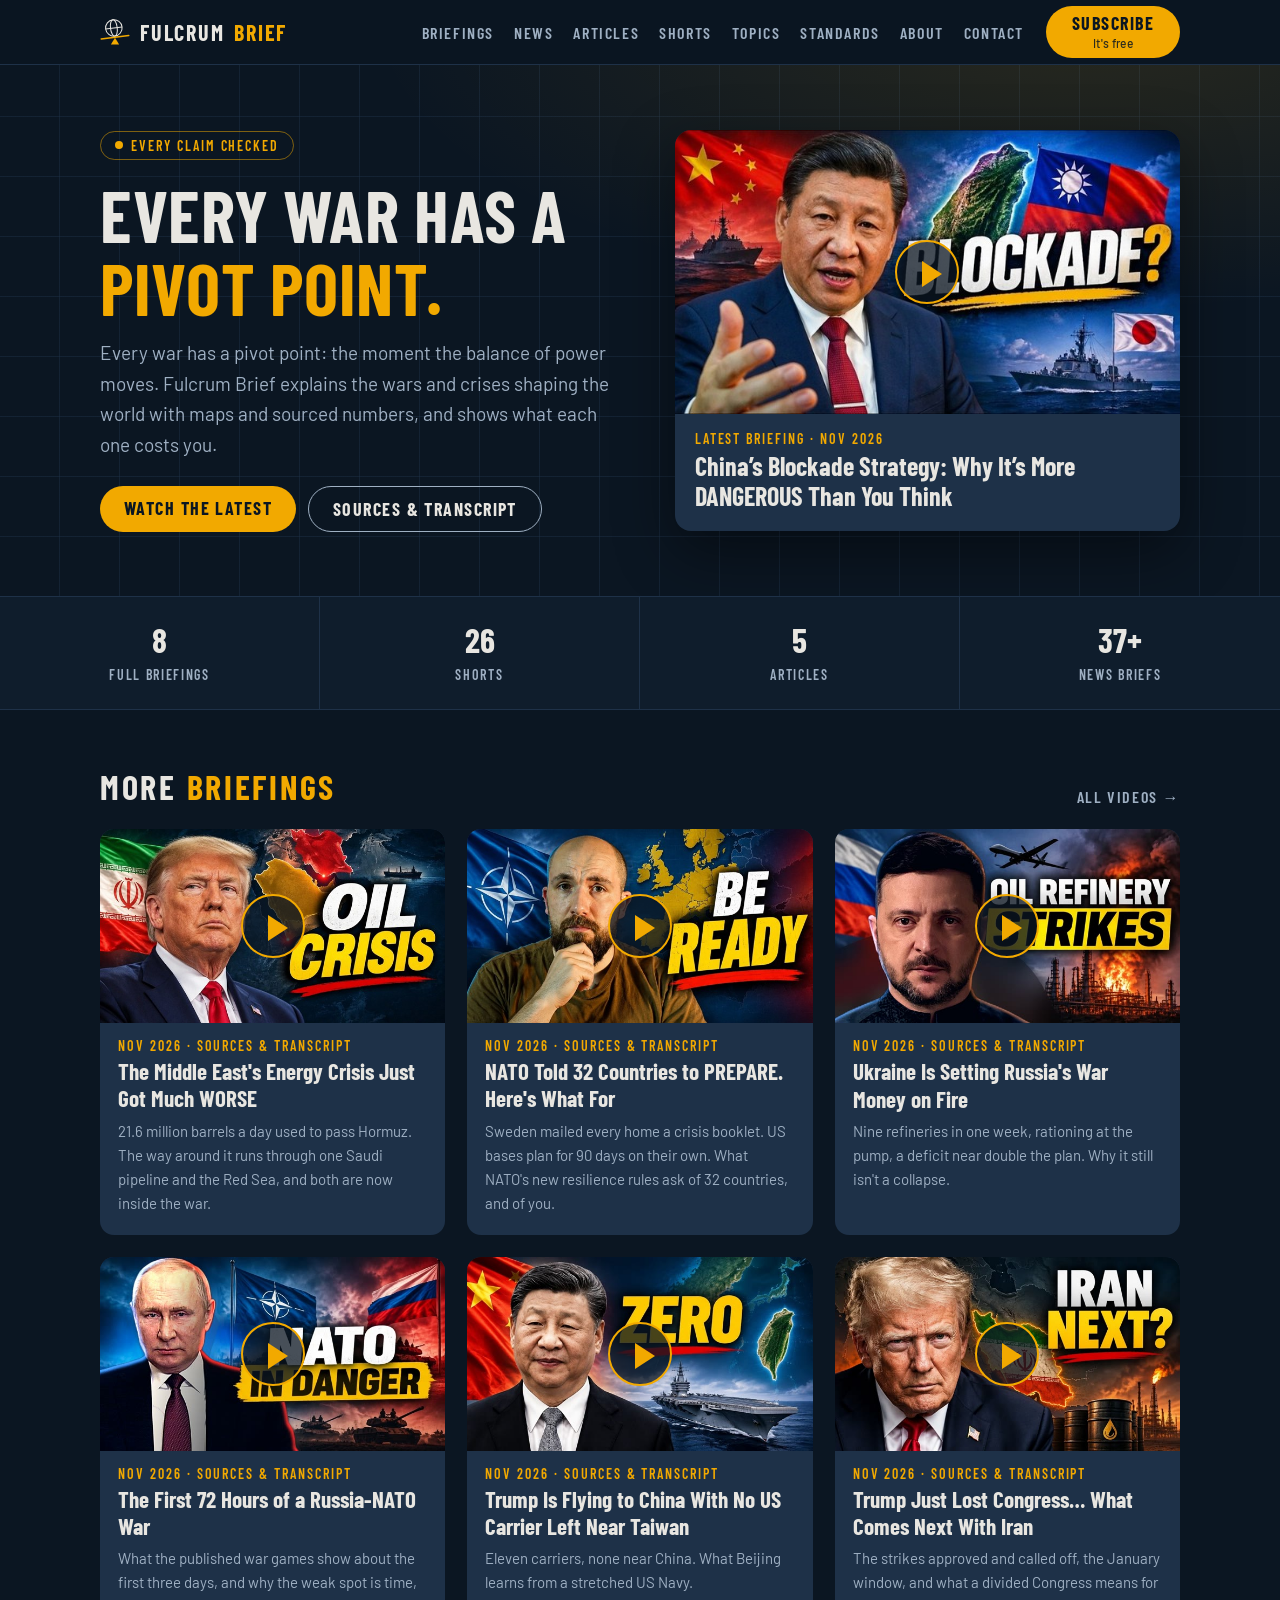
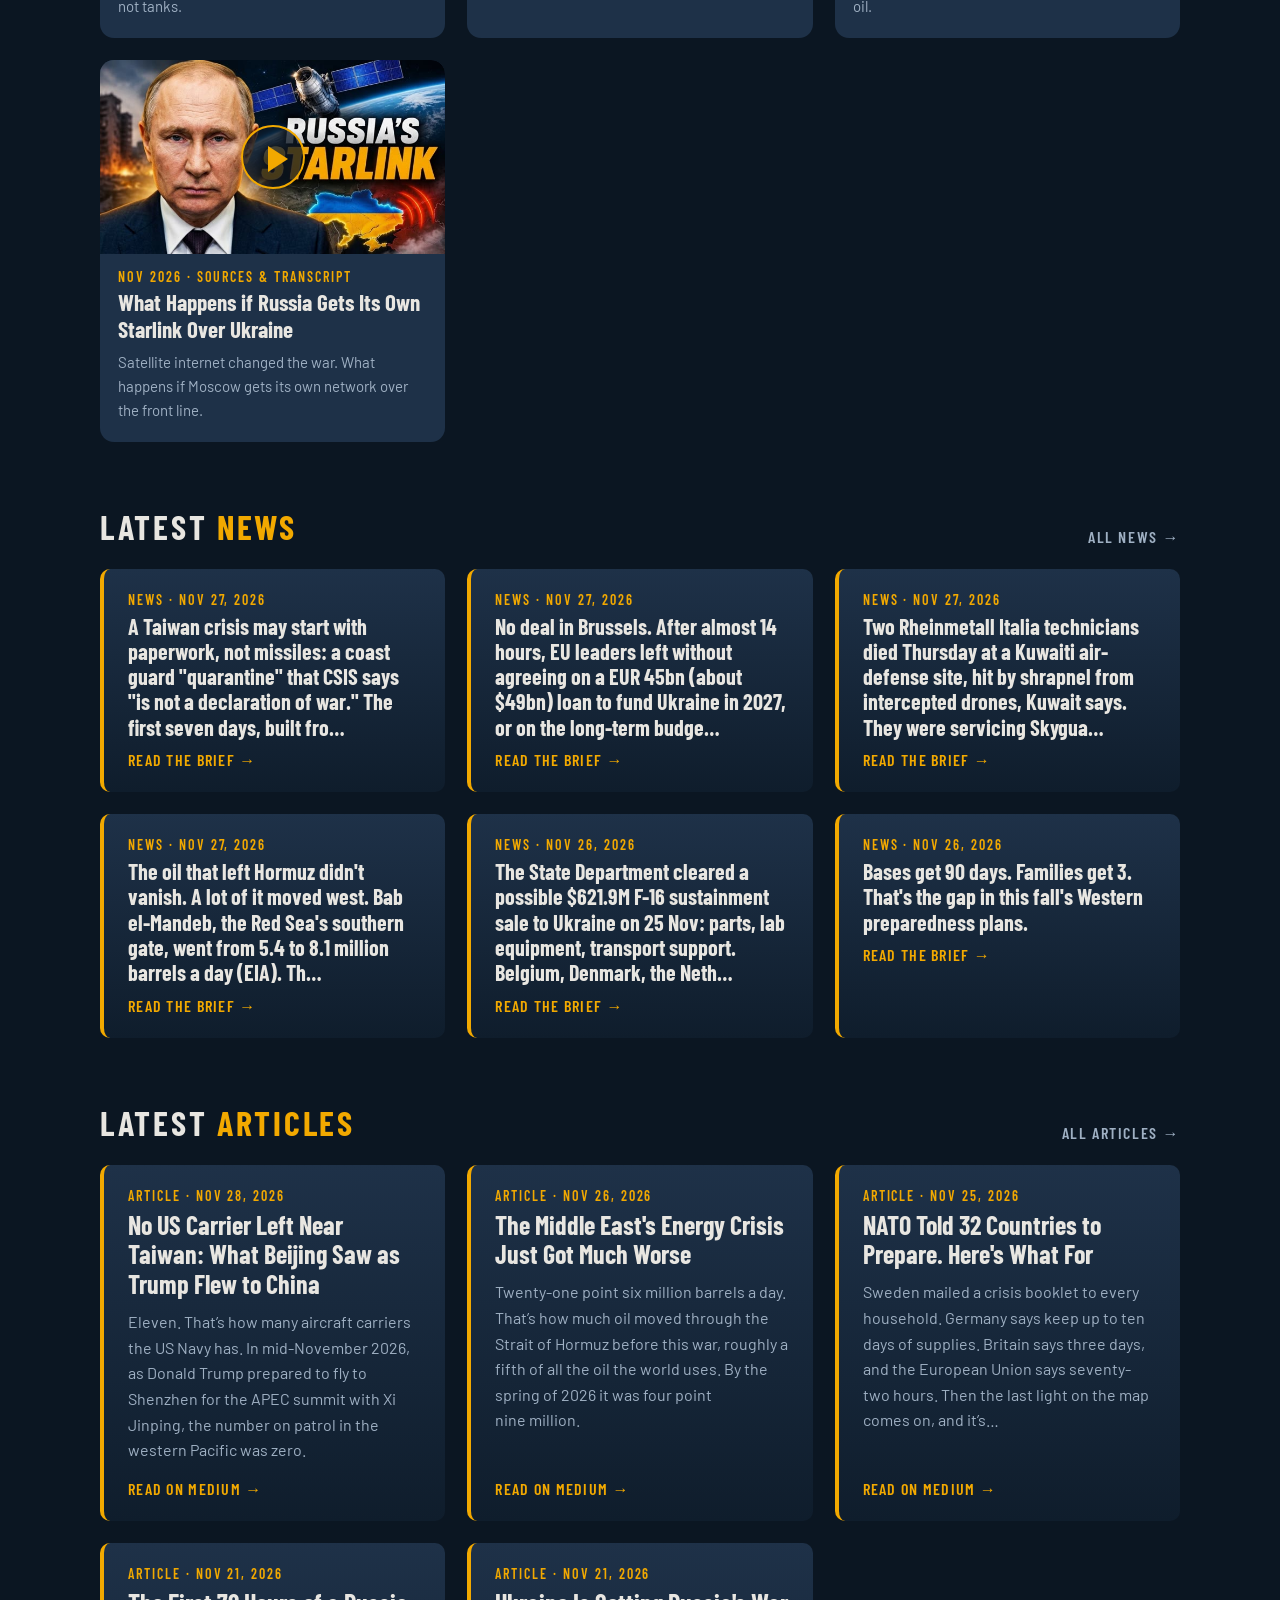
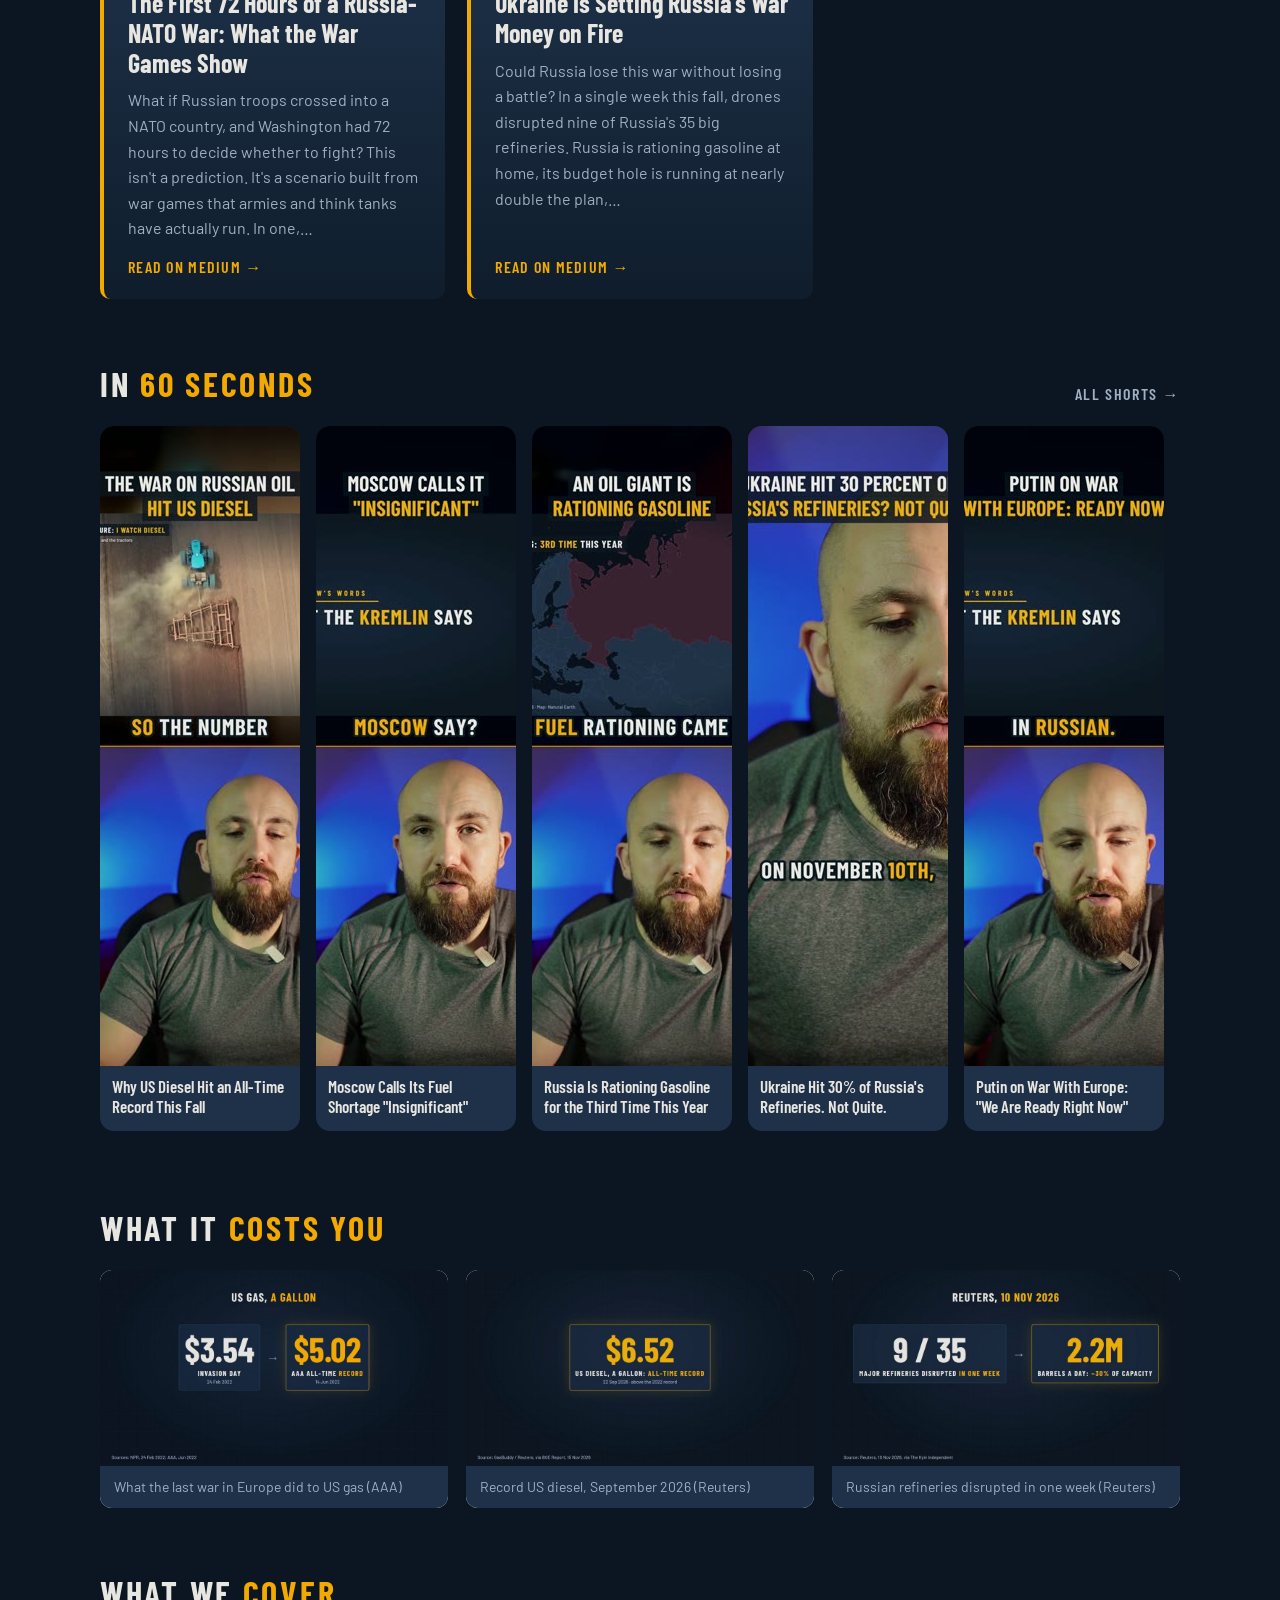
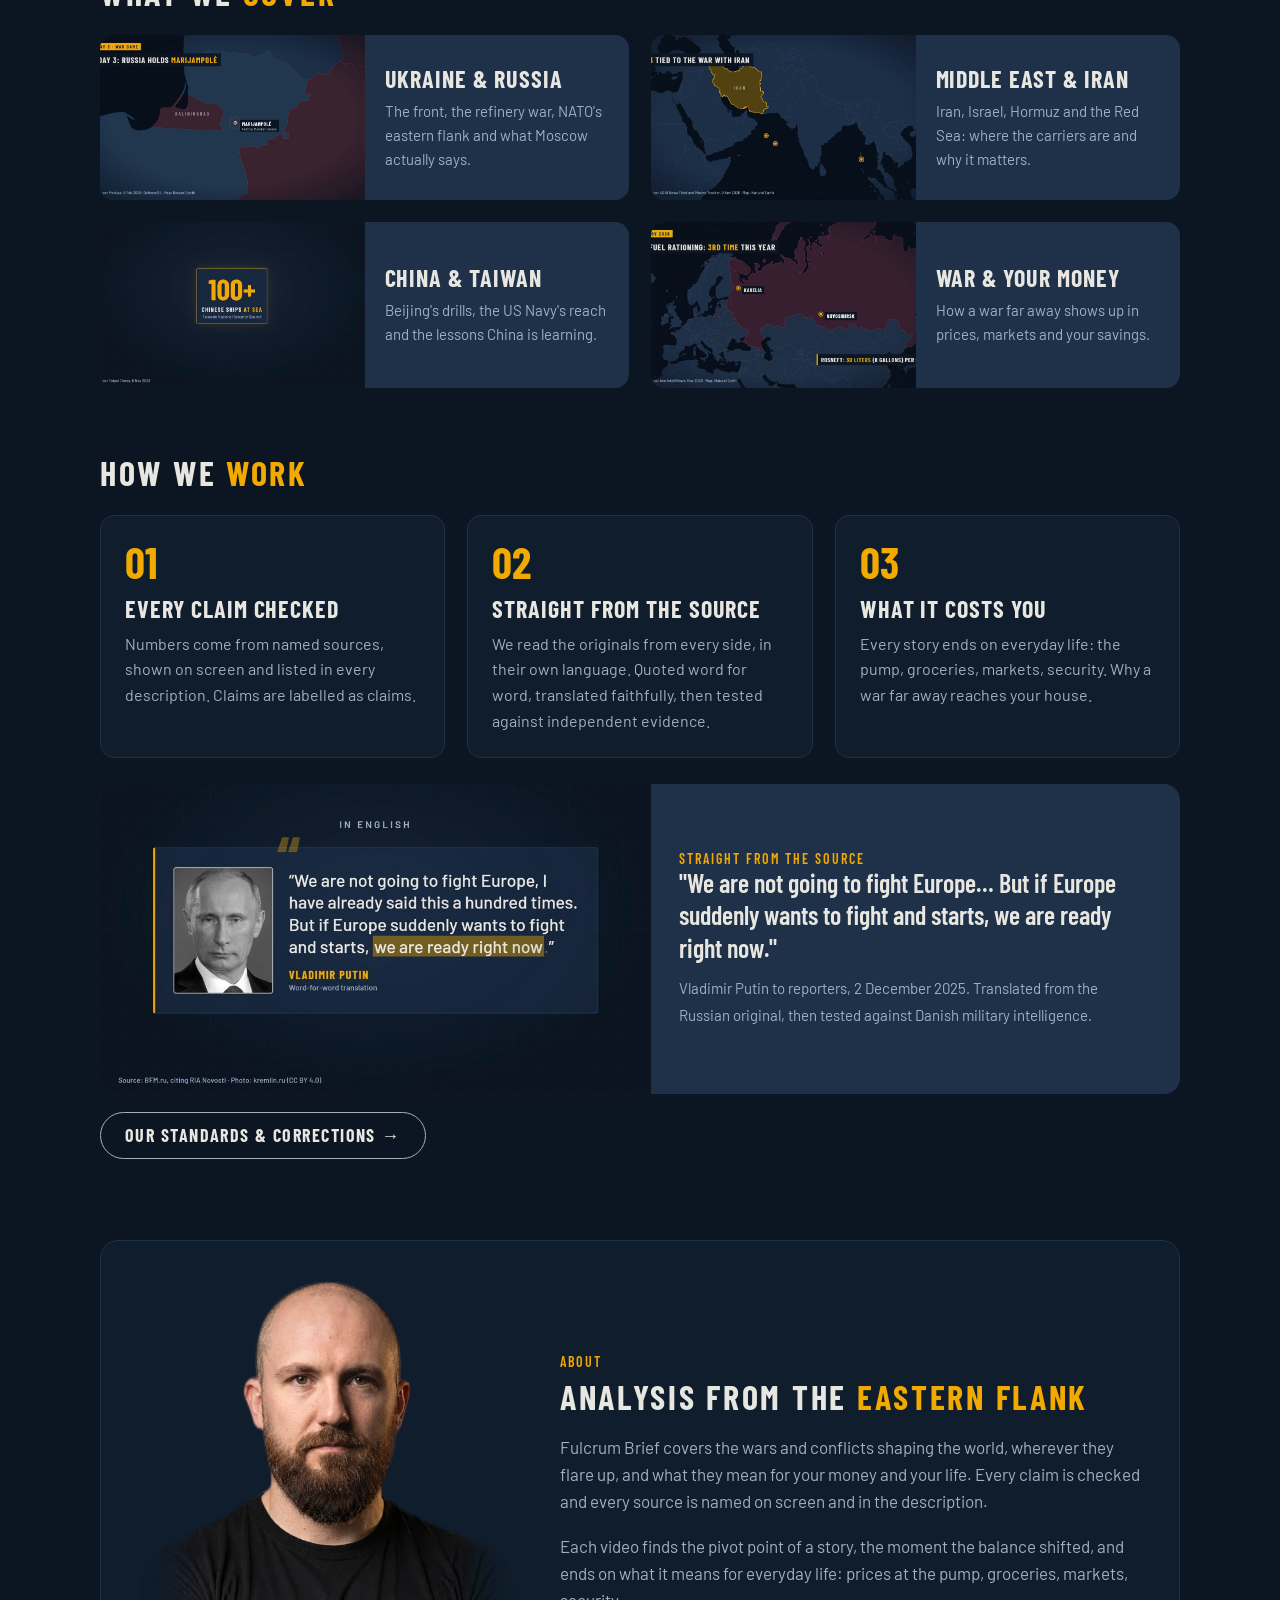
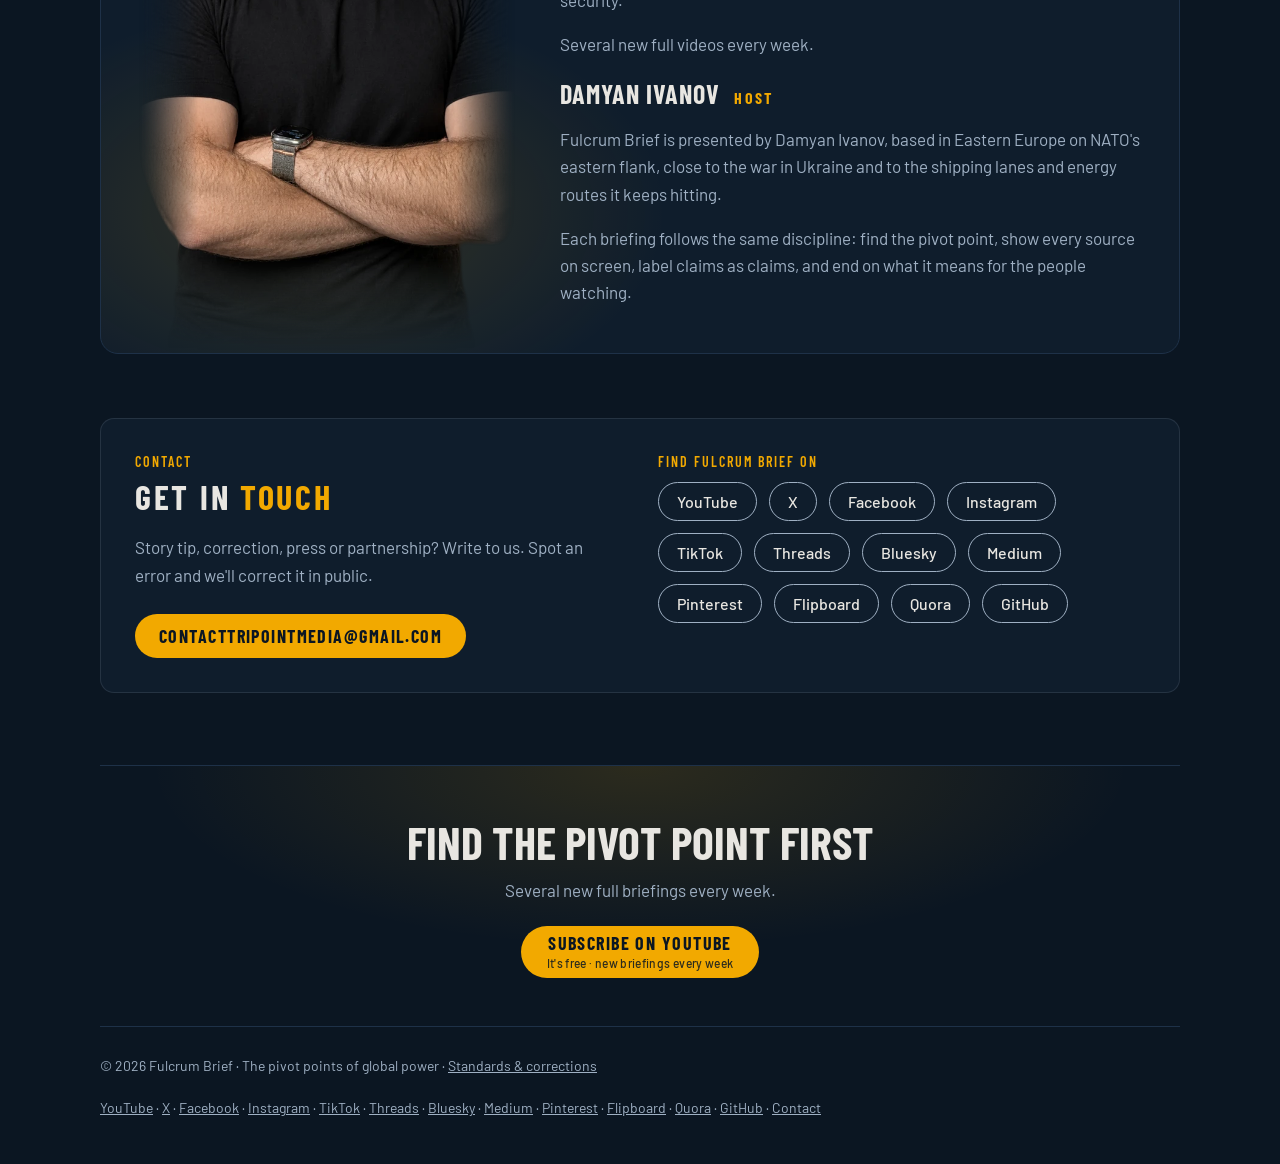
<file: index.html>
<!doctype html>
<html lang="en">
<head>
<meta charset="utf-8">
<meta name="viewport" content="width=device-width, initial-scale=1">
<title>Fulcrum Brief | The pivot points of global power</title>
<meta name="description" content="Every war has a pivot point: the moment the balance of power moves. Fulcrum Brief explains the wars and crises shaping the world with maps and sourced numbers, and shows what each one costs you.">
<meta name="p:domain_verify" content="ca687cbf0aa69649f3c9272c0bcaaf56"/>
<link rel="canonical" href="https://fulcrumbrief.github.io/">
<link rel="icon" href="favicon.svg" type="image/svg+xml">
<link rel="alternate" type="application/rss+xml" title="Fulcrum Brief articles" href="https://medium.com/feed/@fulcrumbrief">
<meta property="og:type" content="website">
<meta property="og:site_name" content="Fulcrum Brief">
<meta property="og:title" content="Fulcrum Brief | The pivot points of global power">
<meta property="og:description" content="Every war has a pivot point: the moment the balance of power moves. Fulcrum Brief explains the wars and crises shaping the world with maps and sourced numbers, and shows what each one costs you.">
<meta property="og:url" content="https://fulcrumbrief.github.io/">
<meta property="og:image" content="https://fulcrumbrief.github.io/og-cover.png">
<meta property="og:image:width" content="1200">
<meta property="og:image:height" content="630">
<meta name="twitter:image" content="https://fulcrumbrief.github.io/og-cover.png">
<meta name="twitter:card" content="summary_large_image">
<meta name="twitter:site" content="@FulcrumBrief">
<meta name="theme-color" content="#0B1622">
<script type="application/ld+json">{"@context": "https://schema.org", "@type": "NewsMediaOrganization", "@id": "https://fulcrumbrief.github.io/#org", "name": "Fulcrum Brief", "alternateName": "@FulcrumBrief", "url": "https://fulcrumbrief.github.io", "logo": "https://fulcrumbrief.github.io/logo.png", "description": "Every war has a pivot point: the moment the balance of power moves. Fulcrum Brief explains the wars and crises shaping the world with maps and sourced numbers, and shows what each one costs you.", "slogan": "The pivot points of global power", "sameAs": ["https://www.youtube.com/@FulcrumBrief", "https://x.com/FulcrumBrief", "https://www.facebook.com/1439591135908976", "https://www.instagram.com/fulcrumbrief", "https://www.tiktok.com/@fulcrumbrief", "https://www.threads.com/@fulcrumbrief", "https://bsky.app/profile/fulcrumbrief.bsky.social", "https://medium.com/@fulcrumbrief", "https://www.pinterest.com/fulcrumbrief/", "https://flipboard.com/@fulcrumbrief", "https://www.quora.com/profile/Damyan-Ivanov-2", "https://github.com/fulcrumbrief"], "email": "contacttripointmedia@gmail.com", "contactPoint": {"@type": "ContactPoint", "contactType": "editorial and business inquiries", "email": "contacttripointmedia@gmail.com"}, "correctionsPolicy": "https://fulcrumbrief.github.io/standards/#corrections", "verificationFactCheckingPolicy": "https://fulcrumbrief.github.io/standards/", "ethicsPolicy": "https://fulcrumbrief.github.io/standards/", "employee": {"@type": "Person", "@id": "https://fulcrumbrief.github.io/#host", "name": "Damyan Ivanov", "jobTitle": "Host", "sameAs": ["https://www.quora.com/profile/Damyan-Ivanov-2"]}}</script>
<style>
@font-face{font-family:"Barlow Condensed";font-weight:700;font-display:swap;src:url(fonts/BarlowCondensed-Bold.ttf)}
@font-face{font-family:"Barlow Condensed";font-weight:600;font-display:swap;src:url(fonts/BarlowCondensed-SemiBold.ttf)}
@font-face{font-family:"Barlow";font-weight:400;font-display:swap;src:url(fonts/Barlow-Regular.ttf)}
@font-face{font-family:"Barlow";font-weight:500;font-display:swap;src:url(fonts/Barlow-Medium.ttf)}
:root{--navy:#0B1622;--navy2:#0F1D2C;--slate:#1E3148;--amber:#F2A900;--white:#E8E6E1;--steel:#9FB0C3}
*{box-sizing:border-box}
html{scroll-behavior:smooth}
body{margin:0;background:var(--navy);color:var(--white);font:400 17px/1.6 Barlow,system-ui,sans-serif}
a{color:inherit}
img{max-width:100%}
.wrap{max-width:1120px;margin:0 auto;padding:0 20px}
.cond{font-family:"Barlow Condensed",sans-serif}
nav{position:sticky;top:0;z-index:10;background:rgba(11,22,34,.92);backdrop-filter:blur(8px);border-bottom:1px solid var(--slate)}
nav .wrap{display:flex;align-items:center;gap:22px;height:64px}
nav .brand{display:flex;align-items:center;gap:10px;text-decoration:none;font:700 22px "Barlow Condensed",sans-serif;letter-spacing:.08em;text-transform:uppercase}
nav .brand img{width:30px;height:30px}
nav .brand b{color:var(--amber);font-weight:700}
nav .links{display:flex;gap:20px;margin-left:auto}
nav .links a{text-decoration:none;color:var(--steel);font:600 16px "Barlow Condensed",sans-serif;letter-spacing:.1em;text-transform:uppercase}
nav .links a:hover{color:var(--amber)}
.btn{display:inline-block;background:var(--amber);color:var(--navy);text-decoration:none;font:700 18px "Barlow Condensed",sans-serif;
  letter-spacing:.08em;text-transform:uppercase;padding:11px 24px;border-radius:999px;white-space:nowrap}
.btn.ghost{background:transparent;color:var(--white);border:1px solid var(--steel)}
.btn:hover{filter:brightness(1.08)}
.btn.sub{display:inline-flex;flex-direction:column;align-items:center;line-height:1.05;padding:8px 26px}.btn.sub small{font:500 12px Barlow,sans-serif;letter-spacing:.03em;text-transform:none;opacity:.85;margin-top:3px}
.hero{position:relative;overflow:hidden;border-bottom:1px solid var(--slate);
  background:radial-gradient(1200px 500px at 85% -10%,rgba(242,169,0,.13),transparent 60%),
  repeating-linear-gradient(0deg,transparent 0 59px,rgba(30,49,72,.45) 59px 60px),
  repeating-linear-gradient(90deg,transparent 0 59px,rgba(30,49,72,.45) 59px 60px),var(--navy)}
.hero .wrap{display:grid;grid-template-columns:1.05fr 1fr;gap:44px;align-items:center;padding-top:64px;padding-bottom:64px}
.pillbadge{display:inline-flex;align-items:center;gap:8px;border:1px solid rgba(242,169,0,.5);color:var(--amber);border-radius:999px;
  padding:5px 14px;font:600 14px "Barlow Condensed",sans-serif;letter-spacing:.14em;text-transform:uppercase}
.pillbadge:before{content:"";width:8px;height:8px;border-radius:50%;background:var(--amber)}
.hero h1{font:700 clamp(44px,6vw,72px)/1.02 "Barlow Condensed",sans-serif;letter-spacing:.01em;text-transform:uppercase;margin:18px 0 14px}
.hero h1 span{color:var(--amber)}
.hero p.lead{color:var(--steel);font-size:19px;max-width:520px;margin:0 0 26px}
.hero .ctas{display:flex;gap:12px;flex-wrap:wrap}
.feature{display:block;text-decoration:none;background:var(--slate);border-radius:16px;overflow:hidden;box-shadow:0 20px 60px rgba(0,0,0,.45);transition:transform .2s}
.feature:hover{transform:translateY(-4px)}
.feature .meta{padding:16px 20px 20px}
.feature h2{margin:4px 0 0;font:700 26px/1.15 "Barlow Condensed",sans-serif}
.thumb{position:relative}
.thumb img{display:block;width:100%;height:auto;aspect-ratio:16/9;object-fit:cover}
.play{position:absolute;left:50%;top:50%;width:64px;height:64px;margin:-32px 0 0 -32px;border-radius:50%;background:rgba(11,22,34,.75);border:2px solid var(--amber)}
.play:after{content:"";position:absolute;left:25px;top:19px;border-left:20px solid var(--amber);border-top:13px solid transparent;border-bottom:13px solid transparent}
.kicker{display:block;color:var(--amber);font:600 14px "Barlow Condensed",sans-serif;letter-spacing:.14em;text-transform:uppercase}
.stats{display:grid;grid-template-columns:repeat(4,1fr);border-bottom:1px solid var(--slate);background:var(--navy2)}
.stats div{padding:22px 10px;text-align:center;border-right:1px solid var(--slate)}
.stats div:last-child{border-right:0}
.stats b{display:block;font:700 34px "Barlow Condensed",sans-serif;color:var(--white)}
.stats span{color:var(--steel);font:600 14px "Barlow Condensed",sans-serif;letter-spacing:.12em;text-transform:uppercase}
section{padding:56px 0 8px}
.sechead{display:flex;align-items:end;justify-content:space-between;gap:16px;margin-bottom:22px}
h2.sec{font:700 34px "Barlow Condensed",sans-serif;letter-spacing:.08em;text-transform:uppercase;margin:0}
h2.sec span{color:var(--amber)}
.sechead a{color:var(--steel);text-decoration:none;font:600 16px "Barlow Condensed",sans-serif;letter-spacing:.1em;text-transform:uppercase}
.sechead a:hover{color:var(--amber)}
.grid{display:grid;grid-template-columns:repeat(auto-fill,minmax(300px,1fr));gap:22px}
.card{display:block;background:var(--slate);border-radius:14px;overflow:hidden;text-decoration:none;transition:transform .15s}
.card:hover,.article:hover,.topic:hover,.num:hover{transform:translateY(-3px);outline:2px solid var(--amber)}
.card .kicker{padding:14px 18px 0}
.card h3{margin:4px 18px 6px;font:700 23px/1.18 "Barlow Condensed",sans-serif}
.card p{margin:0 18px 20px;color:var(--steel);font-size:15px}
.articles{display:grid;grid-template-columns:repeat(auto-fill,minmax(320px,1fr));gap:22px}
.article{display:flex;flex-direction:column;text-decoration:none;background:linear-gradient(180deg,var(--slate),var(--navy2));border-left:4px solid var(--amber);
  border-radius:10px;padding:22px 24px;transition:transform .15s}
.article h3{font:700 26px/1.15 "Barlow Condensed",sans-serif;margin:6px 0 10px}
.article p{color:var(--steel);font-size:16px;margin:0 0 16px;flex:1}
.article .more{color:var(--amber);font:600 16px "Barlow Condensed",sans-serif;letter-spacing:.08em;text-transform:uppercase}
.shorts{display:grid;grid-auto-flow:column;grid-auto-columns:200px;gap:16px;overflow-x:auto;padding-bottom:12px;scroll-snap-type:x mandatory}
.short{scroll-snap-align:start;text-decoration:none;background:var(--slate);border-radius:14px;overflow:hidden}
.short img{display:block;width:100%;aspect-ratio:9/16;object-fit:cover}
.short span{display:block;padding:10px 12px 14px;font:600 17px/1.2 "Barlow Condensed",sans-serif}
.nums{display:grid;grid-template-columns:repeat(3,1fr);gap:18px}
.num{display:block;text-decoration:none;border-radius:12px;overflow:hidden;background:#fff;transition:transform .15s}
.num img{display:block;width:100%;height:auto}
.num span{display:block;background:var(--slate);color:var(--steel);padding:10px 14px;font-size:14px}
.topics{display:grid;grid-template-columns:repeat(2,1fr);gap:22px}
.topic{display:grid;grid-template-columns:1fr 1fr;align-items:center;text-decoration:none;background:var(--slate);border-radius:14px;overflow:hidden;transition:transform .15s}
.topic img{display:block;width:100%;height:100%;object-fit:cover;aspect-ratio:16/10}
.topic div{padding:18px 20px}
.topic h3{font:700 24px "Barlow Condensed",sans-serif;margin:0 0 6px;text-transform:uppercase;letter-spacing:.04em}
.topic p{margin:0;color:var(--steel);font-size:15px}
.method{display:grid;grid-template-columns:repeat(3,1fr);gap:22px}
.method div{background:var(--navy2);border:1px solid var(--slate);border-radius:14px;padding:24px}
.method h3{font:700 24px "Barlow Condensed",sans-serif;margin:8px 0;text-transform:uppercase;letter-spacing:.04em}
.method p{color:var(--steel);margin:0;font-size:16px}
.method .n{font:700 44px "Barlow Condensed",sans-serif;color:var(--amber);line-height:1}
.quote{display:grid;grid-template-columns:1.1fr 1fr;gap:28px;align-items:center;margin-top:26px;background:var(--slate);border-radius:16px;overflow:hidden}
.quote img{display:block;width:100%;height:auto}
.quote div{padding:24px 28px 24px 0}
.quote blockquote{margin:0 0 10px;font:600 26px/1.25 "Barlow Condensed",sans-serif}
.quote cite{color:var(--steel);font-style:normal;font-size:15px}
.about{display:grid;grid-template-columns:.8fr 1.2fr;gap:36px;align-items:end;background:radial-gradient(500px 300px at 20% 80%,rgba(242,169,0,.16),transparent 70%),var(--navy2);
  border:1px solid var(--slate);border-radius:18px;padding:30px 30px 0;overflow:hidden}
.about img{display:block;width:100%;max-width:380px;height:auto;margin:0 auto;align-self:center;justify-self:center}
.about .txt{padding-bottom:30px}
.about p{color:var(--steel)}
.hostname{font:700 26px "Barlow Condensed",sans-serif;margin:20px 0 4px;text-transform:uppercase;letter-spacing:.04em}
.hostname span{color:var(--amber);font-size:16px;letter-spacing:.14em;margin-left:8px}
.contact{display:grid;grid-template-columns:1fr 1fr;gap:36px;align-items:start;background:var(--navy2);border:1px solid rgba(159,176,195,.15);border-radius:14px;padding:34px}
.contact p{color:var(--steel);max-width:46ch}
.contact .btn{display:inline-block;margin-top:8px;word-break:break-all}
footer span a{white-space:nowrap}
.pills{display:flex;flex-wrap:wrap;gap:12px}
.pill{text-decoration:none;border:1px solid var(--steel);border-radius:999px;padding:9px 18px;font:500 16px Barlow,sans-serif}
.pill:hover{border-color:var(--amber);color:var(--amber)}
.subscribe{text-align:center;margin:64px 0 0;padding:48px 20px;border-top:1px solid var(--slate);border-bottom:1px solid var(--slate);
  background:radial-gradient(700px 260px at 50% 0,rgba(242,169,0,.14),transparent 70%)}
.subscribe h2{font:700 clamp(32px,4vw,46px) "Barlow Condensed",sans-serif;text-transform:uppercase;margin:0 0 8px}
.subscribe p{color:var(--steel);margin:0 0 22px}
footer{padding:28px 0 44px;color:var(--steel);font-size:14px}
footer .wrap{display:flex;justify-content:space-between;gap:20px;flex-wrap:wrap}
.muted{color:var(--steel)}
@media (max-width:860px){
  nav .links{display:none} nav .btn{margin-left:auto}
  .hero .wrap,.quote,.about,.topic,.contact{grid-template-columns:1fr}
  .quote div{padding:0 22px 22px}
  .stats{grid-template-columns:repeat(2,1fr)} .stats div:nth-child(2){border-right:0}
  .nums,.method,.topics{grid-template-columns:1fr}
}
</style>
</head>
<body>
<nav><div class="wrap">
  <a class="brand" href="#top"><img src="favicon.svg" alt="">Fulcrum <b>Brief</b></a>
  <div class="links"><a href="#briefings">Briefings</a><a href="/news/">News</a><a href="#articles">Articles</a><a href="#shorts">Shorts</a><a href="#topics">Topics</a><a href="/standards/">Standards</a><a href="#about">About</a><a href="#contact">Contact</a></div>
  <a class="btn sub" href="https://www.youtube.com/@FulcrumBrief?sub_confirmation=1" target="_blank" rel="noopener">Subscribe<small>It's free</small></a>
</div></nav>

<header class="hero" id="top"><div class="wrap">
  <div>
    <span class="pillbadge">Every claim checked</span>
    <h1>Every war has a <span>pivot point.</span></h1>
    <p class="lead">Every war has a pivot point: the moment the balance of power moves. Fulcrum Brief explains the wars and crises shaping the world with maps and sourced numbers, and shows what each one costs you.</p>
    <div class="ctas">
      <a class="btn" href="https://www.youtube.com/watch?v=FpXvEcxnLj0" target="_blank" rel="noopener">Watch the latest</a>
      <a class="btn ghost" href="/briefing/taiwan-blockade/">Sources &amp; transcript</a>
    </div>
  </div>
  <a class="feature" href="https://www.youtube.com/watch?v=FpXvEcxnLj0" target="_blank" rel="noopener">
    <div class="thumb"><img src="thumbs/v8.jpg?v=1795816187" alt="China’s Blockade Strategy: Why It’s More DANGEROUS Than You Think" width="640" height="360"><span class="play"></span></div>
    <div class="meta"><span class="kicker">Latest briefing · Nov 2026</span><h2>China’s Blockade Strategy: Why It’s More DANGEROUS Than You Think</h2></div>
  </a>
</div></header>

<div class="stats">
  <div><b>8</b><span>Full briefings</span></div>
  <div><b>26</b><span>Shorts</span></div>
  <div><b>5</b><span>Articles</span></div>
  <div><b>37+</b><span>News briefs</span></div>
</div>

<main class="wrap">
  <section id="briefings">
    <div class="sechead"><h2 class="sec">More <span>briefings</span></h2><a href="https://www.youtube.com/@FulcrumBrief/videos" target="_blank" rel="noopener">All videos →</a></div>
    <div class="grid">
      <a class="card" href="/briefing/oil-gates/">
        <div class="thumb"><img src="thumbs/v7.jpg?v=1795687634" alt="The Middle East&#x27;s Energy Crisis Just Got Much WORSE" width="640" height="360"><span class="play"></span></div>
        <span class="kicker">Nov 2026 · Sources &amp; transcript</span>
        <h3>The Middle East&#x27;s Energy Crisis Just Got Much WORSE</h3>
        <p>21.6 million barrels a day used to pass Hormuz. The way around it runs through one Saudi pipeline and the Red Sea, and both are now inside the war.</p>
      </a>
      <a class="card" href="/briefing/war-preparedness/">
        <div class="thumb"><img src="thumbs/v6.jpg?v=1795514892" alt="NATO Told 32 Countries to PREPARE. Here&#x27;s What For" width="640" height="360"><span class="play"></span></div>
        <span class="kicker">Nov 2026 · Sources &amp; transcript</span>
        <h3>NATO Told 32 Countries to PREPARE. Here&#x27;s What For</h3>
        <p>Sweden mailed every home a crisis booklet. US bases plan for 90 days on their own. What NATO&#x27;s new resilience rules ask of 32 countries, and of you.</p>
      </a>
      <a class="card" href="/briefing/russia-oil-war/">
        <div class="thumb"><img src="thumbs/v5.jpg?v=1795282563" alt="Ukraine Is Setting Russia&#x27;s War Money on Fire" width="640" height="360"><span class="play"></span></div>
        <span class="kicker">Nov 2026 · Sources &amp; transcript</span>
        <h3>Ukraine Is Setting Russia&#x27;s War Money on Fire</h3>
        <p>Nine refineries in one week, rationing at the pump, a deficit near double the plan. Why it still isn&#x27;t a collapse.</p>
      </a>
      <a class="card" href="/briefing/russia-nato-war/">
        <div class="thumb"><img src="thumbs/v4.jpg?v=1795282564" alt="The First 72 Hours of a Russia-NATO War" width="640" height="360"><span class="play"></span></div>
        <span class="kicker">Nov 2026 · Sources &amp; transcript</span>
        <h3>The First 72 Hours of a Russia-NATO War</h3>
        <p>What the published war games show about the first three days, and why the weak spot is time, not tanks.</p>
      </a>
      <a class="card" href="/briefing/trump-china-carriers/">
        <div class="thumb"><img src="thumbs/v3.jpg?v=1795282564" alt="Trump Is Flying to China With No US Carrier Left Near Taiwan" width="640" height="360"><span class="play"></span></div>
        <span class="kicker">Nov 2026 · Sources &amp; transcript</span>
        <h3>Trump Is Flying to China With No US Carrier Left Near Taiwan</h3>
        <p>Eleven carriers, none near China. What Beijing learns from a stretched US Navy.</p>
      </a>
      <a class="card" href="/briefing/trump-iran-decision/">
        <div class="thumb"><img src="thumbs/v2.jpg?v=1795282565" alt="Trump Just Lost Congress… What Comes Next With Iran" width="640" height="360"><span class="play"></span></div>
        <span class="kicker">Nov 2026 · Sources &amp; transcript</span>
        <h3>Trump Just Lost Congress… What Comes Next With Iran</h3>
        <p>The strikes approved and called off, the January window, and what a divided Congress means for oil.</p>
      </a>
      <a class="card" href="/briefing/ukraine-space-war/">
        <div class="thumb"><img src="thumbs/v1.jpg?v=1795282566" alt="What Happens if Russia Gets Its Own Starlink Over Ukraine" width="640" height="360"><span class="play"></span></div>
        <span class="kicker">Nov 2026 · Sources &amp; transcript</span>
        <h3>What Happens if Russia Gets Its Own Starlink Over Ukraine</h3>
        <p>Satellite internet changed the war. What happens if Moscow gets its own network over the front line.</p>
      </a>
    </div>
  </section>

  <section id="news">
    <div class="sechead"><h2 class="sec">Latest <span>news</span></h2><a href="/news/">All news →</a></div>
    <div class="articles">
      <a class="article" href="/news/#n-3n3cy2vhrly22">
        <span class="kicker">News · Nov 27, 2026</span>
        <h3 style="font-size:22px">A Taiwan crisis may start with paperwork, not missiles: a coast guard &quot;quarantine&quot; that CSIS says &quot;is not a declaration of war.&quot; The first seven days, built fro…</h3>
        <span class="more">Read the brief →</span>
      </a>
      <a class="article" href="/news/#n-3n3cszvkqu422">
        <span class="kicker">News · Nov 27, 2026</span>
        <h3 style="font-size:22px">No deal in Brussels. After almost 14 hours, EU leaders left without agreeing on a EUR 45bn (about $49bn) loan to fund Ukraine in 2027, or on the long-term budge…</h3>
        <span class="more">Read the brief →</span>
      </a>
      <a class="article" href="/news/#n-3n3cn66jtmn2d">
        <span class="kicker">News · Nov 27, 2026</span>
        <h3 style="font-size:22px">Two Rheinmetall Italia technicians died Thursday at a Kuwaiti air-defense site, hit by shrapnel from intercepted drones, Kuwait says. They were servicing Skygua…</h3>
        <span class="more">Read the brief →</span>
      </a>
      <a class="article" href="/news/#n-3n3cdytyebq2x">
        <span class="kicker">News · Nov 27, 2026</span>
        <h3 style="font-size:22px">The oil that left Hormuz didn&#x27;t vanish. A lot of it moved west. Bab el-Mandeb, the Red Sea&#x27;s southern gate, went from 5.4 to 8.1 million barrels a day (EIA). Th…</h3>
        <span class="more">Read the brief →</span>
      </a>
      <a class="article" href="/news/#n-3n3ag76bs5w22">
        <span class="kicker">News · Nov 26, 2026</span>
        <h3 style="font-size:22px">The State Department cleared a possible $621.9M F-16 sustainment sale to Ukraine on 25 Nov: parts, lab equipment, transport support.

Belgium, Denmark, the Neth…</h3>
        <span class="more">Read the brief →</span>
      </a>
      <a class="article" href="/news/#n-3n3a5k6pbm42x">
        <span class="kicker">News · Nov 26, 2026</span>
        <h3 style="font-size:22px">Bases get 90 days. Families get 3. That&#x27;s the gap in this fall&#x27;s Western preparedness plans.</h3>
        <span class="more">Read the brief →</span>
      </a>
    </div>
  </section>

  <section id="articles">
    <div class="sechead"><h2 class="sec">Latest <span>articles</span></h2><a href="https://medium.com/@fulcrumbrief" target="_blank" rel="noopener">All articles →</a></div>
    <div class="articles">
      <a class="article" href="https://medium.com/@fulcrumbrief/no-us-carrier-left-near-taiwan-what-beijing-saw-as-trump-flew-to-china-d52d49514912" target="_blank" rel="noopener">
        <span class="kicker">Article · Nov 28, 2026</span>
        <h3>No US Carrier Left Near Taiwan: What Beijing Saw as Trump Flew to China</h3>
        <p>Eleven. That’s how many aircraft carriers the US Navy has. In mid-November 2026, as Donald Trump prepared to fly to Shenzhen for the APEC summit with Xi Jinping, the number on patrol in the western Pacific was zero.</p>
        <span class="more">Read on Medium →</span>
      </a>
      <a class="article" href="https://medium.com/@fulcrumbrief/the-middle-easts-energy-crisis-just-got-much-worse-c17e965bd36f" target="_blank" rel="noopener">
        <span class="kicker">Article · Nov 26, 2026</span>
        <h3>The Middle East&#x27;s Energy Crisis Just Got Much Worse</h3>
        <p>Twenty-one point six million barrels a day. That’s how much oil moved through the Strait of Hormuz before this war, roughly a fifth of all the oil the world uses. By the spring of 2026 it was four point nine million.</p>
        <span class="more">Read on Medium →</span>
      </a>
      <a class="article" href="https://medium.com/@fulcrumbrief/nato-told-32-countries-to-prepare-heres-what-for-b9775b8f6f94" target="_blank" rel="noopener">
        <span class="kicker">Article · Nov 25, 2026</span>
        <h3>NATO Told 32 Countries to Prepare. Here&#x27;s What For</h3>
        <p>Sweden mailed a crisis booklet to every household. Germany says keep up to ten days of supplies. Britain says three days, and the European Union says seventy-two hours. Then the last light on the map comes on, and it’s…</p>
        <span class="more">Read on Medium →</span>
      </a>
      <a class="article" href="https://medium.com/@fulcrumbrief/the-first-72-hours-of-a-russia-nato-war-what-the-war-games-show-68318420f409" target="_blank" rel="noopener">
        <span class="kicker">Article · Nov 21, 2026</span>
        <h3>The First 72 Hours of a Russia-NATO War: What the War Games Show</h3>
        <p>What if Russian troops crossed into a NATO country, and Washington had 72 hours to decide whether to fight? This isn&#x27;t a prediction. It&#x27;s a scenario built from war games that armies and think tanks have actually run. In one,…</p>
        <span class="more">Read on Medium →</span>
      </a>
      <a class="article" href="https://medium.com/@fulcrumbrief/ukraine-is-setting-russias-war-money-on-fire-98c1c20a5495" target="_blank" rel="noopener">
        <span class="kicker">Article · Nov 21, 2026</span>
        <h3>Ukraine Is Setting Russia&#x27;s War Money on Fire</h3>
        <p>Could Russia lose this war without losing a battle? In a single week this fall, drones disrupted nine of Russia&#x27;s 35 big refineries. Russia is rationing gasoline at home, its budget hole is running at nearly double the plan,…</p>
        <span class="more">Read on Medium →</span>
      </a>
    </div>
  </section>

  <section id="shorts">
    <div class="sechead"><h2 class="sec">In <span>60 seconds</span></h2><a href="https://www.youtube.com/@FulcrumBrief/shorts" target="_blank" rel="noopener">All Shorts →</a></div>
    <div class="shorts">
      <a class="short" href="https://www.youtube.com/shorts/Yk0pQhvQQKE" target="_blank" rel="noopener">
        <img src="shorts/Yk0pQhvQQKE.jpg?v=1795378387" alt="Why US Diesel Hit an All-Time Record This Fall" loading="lazy" width="360" height="640">
        <span>Why US Diesel Hit an All-Time Record This Fall</span>
      </a>
      <a class="short" href="https://www.youtube.com/shorts/QeUI-wZvJko" target="_blank" rel="noopener">
        <img src="shorts/QeUI-wZvJko.jpg?v=1795378387" alt="Moscow Calls Its Fuel Shortage &quot;Insignificant&quot;" loading="lazy" width="360" height="640">
        <span>Moscow Calls Its Fuel Shortage &quot;Insignificant&quot;</span>
      </a>
      <a class="short" href="https://www.youtube.com/shorts/ALSO8l7Kino" target="_blank" rel="noopener">
        <img src="shorts/ALSO8l7Kino.jpg?v=1795344144" alt="Russia Is Rationing Gasoline for the Third Time This Year" loading="lazy" width="360" height="640">
        <span>Russia Is Rationing Gasoline for the Third Time This Year</span>
      </a>
      <a class="short" href="https://www.youtube.com/shorts/0vra8L3ob-A" target="_blank" rel="noopener">
        <img src="shorts/0vra8L3ob-A.jpg?v=1795344143" alt="Ukraine Hit 30% of Russia&#x27;s Refineries. Not Quite." loading="lazy" width="360" height="640">
        <span>Ukraine Hit 30% of Russia&#x27;s Refineries. Not Quite.</span>
      </a>
      <a class="short" href="https://www.youtube.com/shorts/uRenhnpFBwE" target="_blank" rel="noopener">
        <img src="shorts/uRenhnpFBwE.jpg?v=1795283598" alt="Putin on War With Europe: &quot;We Are Ready Right Now&quot;" loading="lazy" width="360" height="640">
        <span>Putin on War With Europe: &quot;We Are Ready Right Now&quot;</span>
      </a>
      <a class="short" href="https://www.youtube.com/shorts/PFFR41S_eNQ" target="_blank" rel="noopener">
        <img src="shorts/PFFR41S_eNQ.jpg?v=1795283598" alt="What a War in Europe Cost Americans Last Time" loading="lazy" width="360" height="640">
        <span>What a War in Europe Cost Americans Last Time</span>
      </a>
      <a class="short" href="https://www.youtube.com/shorts/ThKT9u84jcQ" target="_blank" rel="noopener">
        <img src="shorts/ThKT9u84jcQ.jpg?v=1795283599" alt="In This War Game, Russia Beat NATO in 3 Days" loading="lazy" width="360" height="640">
        <span>In This War Game, Russia Beat NATO in 3 Days</span>
      </a>
      <a class="short" href="https://www.youtube.com/shorts/Tz5d087FoS8" target="_blank" rel="noopener">
        <img src="shorts/Tz5d087FoS8.jpg?v=1795283599" alt="Russia&#x27;s War Plan for NATO Doesn&#x27;t Start With Tanks" loading="lazy" width="360" height="640">
        <span>Russia&#x27;s War Plan for NATO Doesn&#x27;t Start With Tanks</span>
      </a>
      <a class="short" href="https://www.youtube.com/shorts/5qQvTTCrcaI" target="_blank" rel="noopener">
        <img src="shorts/5qQvTTCrcaI.jpg?v=1795283599" alt="The Real Danger for Taiwan Isn&#x27;t an Attack" loading="lazy" width="360" height="640">
        <span>The Real Danger for Taiwan Isn&#x27;t an Attack</span>
      </a>
      <a class="short" href="https://www.youtube.com/shorts/rJGjeJCQQj8" target="_blank" rel="noopener">
        <img src="shorts/rJGjeJCQQj8.jpg?v=1795283599" alt="China Is Practicing to Keep the US Navy Out" loading="lazy" width="360" height="640">
        <span>China Is Practicing to Keep the US Navy Out</span>
      </a>
    </div>
  </section>

  <section id="numbers">
    <div class="sechead"><h2 class="sec">What it <span>costs you</span></h2></div>
    <div class="nums">
      <a class="num" href="https://www.youtube.com/watch?v=4Yg1JGsH5Xo" target="_blank" rel="noopener">
        <img src="img/num-gas.jpg" alt="What the last war in Europe did to US gas (AAA)" loading="lazy" width="960" height="540">
        <span>What the last war in Europe did to US gas (AAA)</span>
      </a>
      <a class="num" href="https://www.youtube.com/watch?v=R-xiFPGLiQs" target="_blank" rel="noopener">
        <img src="img/num-diesel.jpg" alt="Record US diesel, September 2026 (Reuters)" loading="lazy" width="960" height="540">
        <span>Record US diesel, September 2026 (Reuters)</span>
      </a>
      <a class="num" href="https://www.youtube.com/watch?v=R-xiFPGLiQs" target="_blank" rel="noopener">
        <img src="img/num-refineries.jpg" alt="Russian refineries disrupted in one week (Reuters)" loading="lazy" width="960" height="540">
        <span>Russian refineries disrupted in one week (Reuters)</span>
      </a>
    </div>
  </section>

  <section id="topics">
    <div class="sechead"><h2 class="sec">What we <span>cover</span></h2></div>
    <div class="topics">
      <a class="topic" href="https://www.pinterest.com/fulcrumbrief/ukraine-russia/" target="_blank" rel="noopener">
        <img src="img/topic-russia.jpg" alt="Ukraine &amp; Russia map" loading="lazy" width="960" height="540">
        <div><h3>Ukraine &amp; Russia</h3><p>The front, the refinery war, NATO&#x27;s eastern flank and what Moscow actually says.</p></div>
      </a>
      <a class="topic" href="https://www.pinterest.com/fulcrumbrief/middle-east-iran/" target="_blank" rel="noopener">
        <img src="img/topic-mideast.jpg" alt="Middle East &amp; Iran map" loading="lazy" width="960" height="540">
        <div><h3>Middle East &amp; Iran</h3><p>Iran, Israel, Hormuz and the Red Sea: where the carriers are and why it matters.</p></div>
      </a>
      <a class="topic" href="https://www.pinterest.com/fulcrumbrief/china-taiwan/" target="_blank" rel="noopener">
        <img src="img/topic-china.jpg" alt="China &amp; Taiwan map" loading="lazy" width="960" height="540">
        <div><h3>China &amp; Taiwan</h3><p>Beijing&#x27;s drills, the US Navy&#x27;s reach and the lessons China is learning.</p></div>
      </a>
      <a class="topic" href="https://www.pinterest.com/fulcrumbrief/oil-energy-prices/" target="_blank" rel="noopener">
        <img src="img/topic-oil.jpg" alt="War &amp; your money map" loading="lazy" width="960" height="540">
        <div><h3>War &amp; your money</h3><p>How a war far away shows up in prices, markets and your savings.</p></div>
      </a>
    </div>
  </section>

  <section id="method">
    <div class="sechead"><h2 class="sec">How we <span>work</span></h2></div>
    <div class="method">
      <div><span class="n">01</span><h3>Every claim checked</h3><p>Numbers come from named sources, shown on screen and listed in every description. Claims are labelled as claims.</p></div>
      <div><span class="n">02</span><h3>Straight from the source</h3><p>We read the originals from every side, in their own language. Quoted word for word, translated faithfully, then tested against independent evidence.</p></div>
      <div><span class="n">03</span><h3>What it costs you</h3><p>Every story ends on everyday life: the pump, groceries, markets, security. Why a war far away reaches your house.</p></div>
    </div>
    <div class="quote">
      <img src="img/quote-putin.jpg" alt="Putin quote card with the Russian original and translation" loading="lazy" width="960" height="540">
      <div><span class="kicker">Straight from the source</span>
        <blockquote>"We are not going to fight Europe… But if Europe suddenly wants to fight and starts, we are ready right now."</blockquote>
        <cite>Vladimir Putin to reporters, 2 December 2025. Translated from the Russian original, then tested against Danish military intelligence.</cite></div>
    </div>
    <p style="margin-top:18px"><a class="btn ghost" href="/standards/">Our standards &amp; corrections →</a></p>
  </section>

  <section id="about">
    <div class="about">
      <img src="img/host.webp?v=1795466871" alt="Damyan Ivanov, host of Fulcrum Brief" loading="lazy">
      <div class="txt">
        <span class="kicker">About</span>
        <h2 class="sec" style="margin:6px 0 10px">Analysis from the <span>eastern flank</span></h2>
        <p>Fulcrum Brief covers the wars and conflicts shaping the world, wherever they flare up, and what they mean for your money and your life. Every claim is checked and every source is named on screen and in the description.</p><p>Each video finds the pivot point of a story, the moment the balance shifted, and ends on what it means for everyday life: prices at the pump, groceries, markets, security.</p><p>Several new full videos every week.</p>
        <h3 class="hostname">Damyan Ivanov <span>Host</span></h3>
        <p>Fulcrum Brief is presented by Damyan Ivanov, based in Eastern Europe on NATO&#x27;s eastern flank, close to the war in Ukraine and to the shipping lanes and energy routes it keeps hitting.</p><p>Each briefing follows the same discipline: find the pivot point, show every source on screen, label claims as claims, and end on what it means for the people watching.</p>
      </div>
    </div>
  </section>

  <section id="contact">
    <div class="contact">
      <div>
        <span class="kicker">Contact</span>
        <h2 class="sec" style="margin:6px 0 10px">Get in <span>touch</span></h2>
        <p>Story tip, correction, press or partnership? Write to us. Spot an error and we&#x27;ll correct it in public.</p>
        <a class="btn" href="mailto:contacttripointmedia@gmail.com">contacttripointmedia@gmail.com</a>
      </div>
      <div>
        <span class="kicker">Find Fulcrum Brief on</span>
        <div class="pills" style="margin-top:12px">
        <a class="pill" href="https://www.youtube.com/@FulcrumBrief" target="_blank" rel="noopener me">YouTube</a>
        <a class="pill" href="https://x.com/FulcrumBrief" target="_blank" rel="noopener me">X</a>
        <a class="pill" href="https://www.facebook.com/1439591135908976" target="_blank" rel="noopener me">Facebook</a>
        <a class="pill" href="https://www.instagram.com/fulcrumbrief" target="_blank" rel="noopener me">Instagram</a>
        <a class="pill" href="https://www.tiktok.com/@fulcrumbrief" target="_blank" rel="noopener me">TikTok</a>
        <a class="pill" href="https://www.threads.com/@fulcrumbrief" target="_blank" rel="noopener me">Threads</a>
        <a class="pill" href="https://bsky.app/profile/fulcrumbrief.bsky.social" target="_blank" rel="noopener me">Bluesky</a>
        <a class="pill" href="https://medium.com/@fulcrumbrief" target="_blank" rel="noopener me">Medium</a>
        <a class="pill" href="https://www.pinterest.com/fulcrumbrief/" target="_blank" rel="noopener me">Pinterest</a>
        <a class="pill" href="https://flipboard.com/@fulcrumbrief" target="_blank" rel="noopener me">Flipboard</a>
        <a class="pill" href="https://www.quora.com/profile/Damyan-Ivanov-2" target="_blank" rel="noopener me">Quora</a>
        <a class="pill" href="https://github.com/fulcrumbrief" target="_blank" rel="noopener me">GitHub</a>
        </div>
      </div>
    </div>
  </section>

  <div class="subscribe">
    <h2>Find the pivot point first</h2>
    <p>Several new full briefings every week.</p>
    <a class="btn sub" href="https://www.youtube.com/@FulcrumBrief?sub_confirmation=1" target="_blank" rel="noopener">Subscribe on YouTube<small>It's free · new briefings every week</small></a>
  </div>
</main>

<footer><div class="wrap">
  <span>© 2026 Fulcrum Brief · The pivot points of global power · <a href="/standards/">Standards &amp; corrections</a></span>
  <span><a href="https://www.youtube.com/@FulcrumBrief" target="_blank" rel="noopener">YouTube</a> · <a href="https://x.com/FulcrumBrief" target="_blank" rel="noopener">X</a> · <a href="https://www.facebook.com/1439591135908976" target="_blank" rel="noopener">Facebook</a> · <a href="https://www.instagram.com/fulcrumbrief" target="_blank" rel="noopener">Instagram</a> · <a href="https://www.tiktok.com/@fulcrumbrief" target="_blank" rel="noopener">TikTok</a> · <a href="https://www.threads.com/@fulcrumbrief" target="_blank" rel="noopener">Threads</a> · <a href="https://bsky.app/profile/fulcrumbrief.bsky.social" target="_blank" rel="noopener">Bluesky</a> · <a href="https://medium.com/@fulcrumbrief" target="_blank" rel="noopener">Medium</a> · <a href="https://www.pinterest.com/fulcrumbrief/" target="_blank" rel="noopener">Pinterest</a> · <a href="https://flipboard.com/@fulcrumbrief" target="_blank" rel="noopener">Flipboard</a> · <a href="https://www.quora.com/profile/Damyan-Ivanov-2" target="_blank" rel="noopener">Quora</a> · <a href="https://github.com/fulcrumbrief" target="_blank" rel="noopener">GitHub</a> · <a href="mailto:contacttripointmedia@gmail.com">Contact</a></span>
</div></footer>
</body>
</html>
</file>
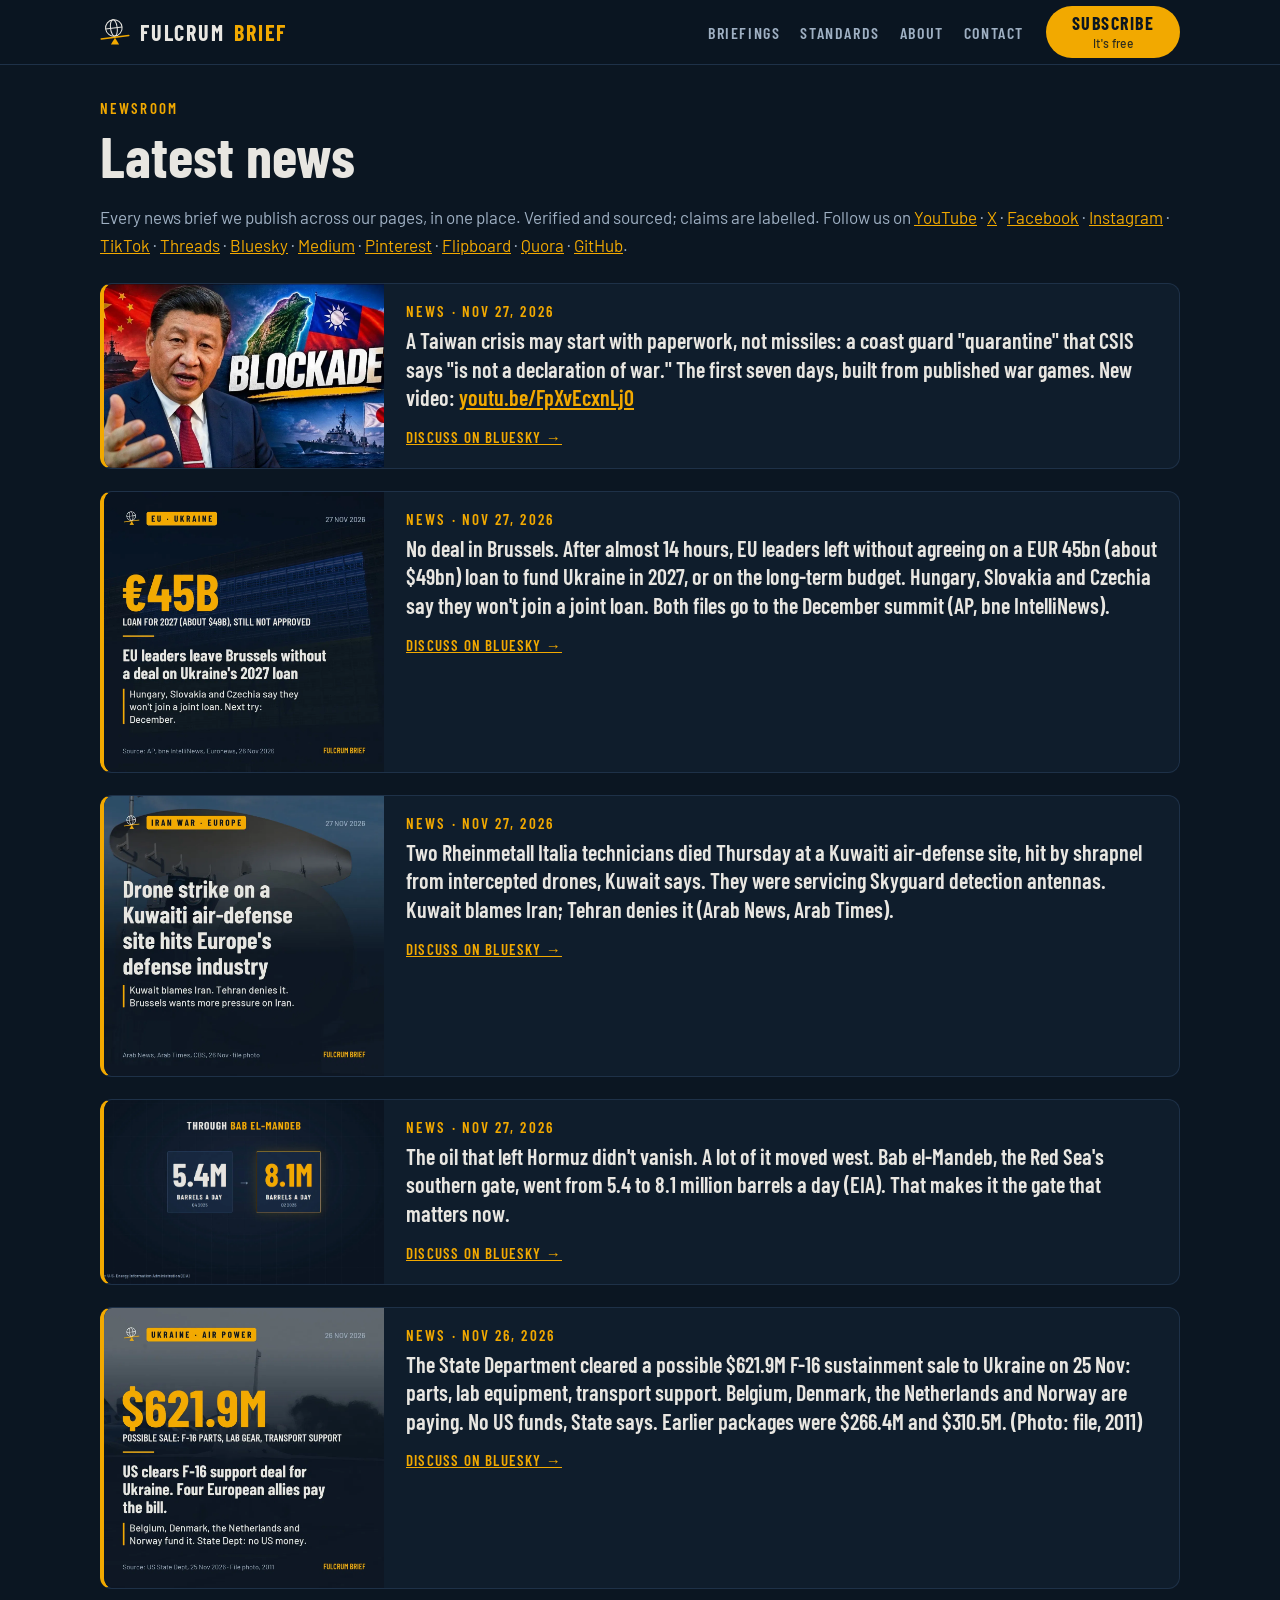
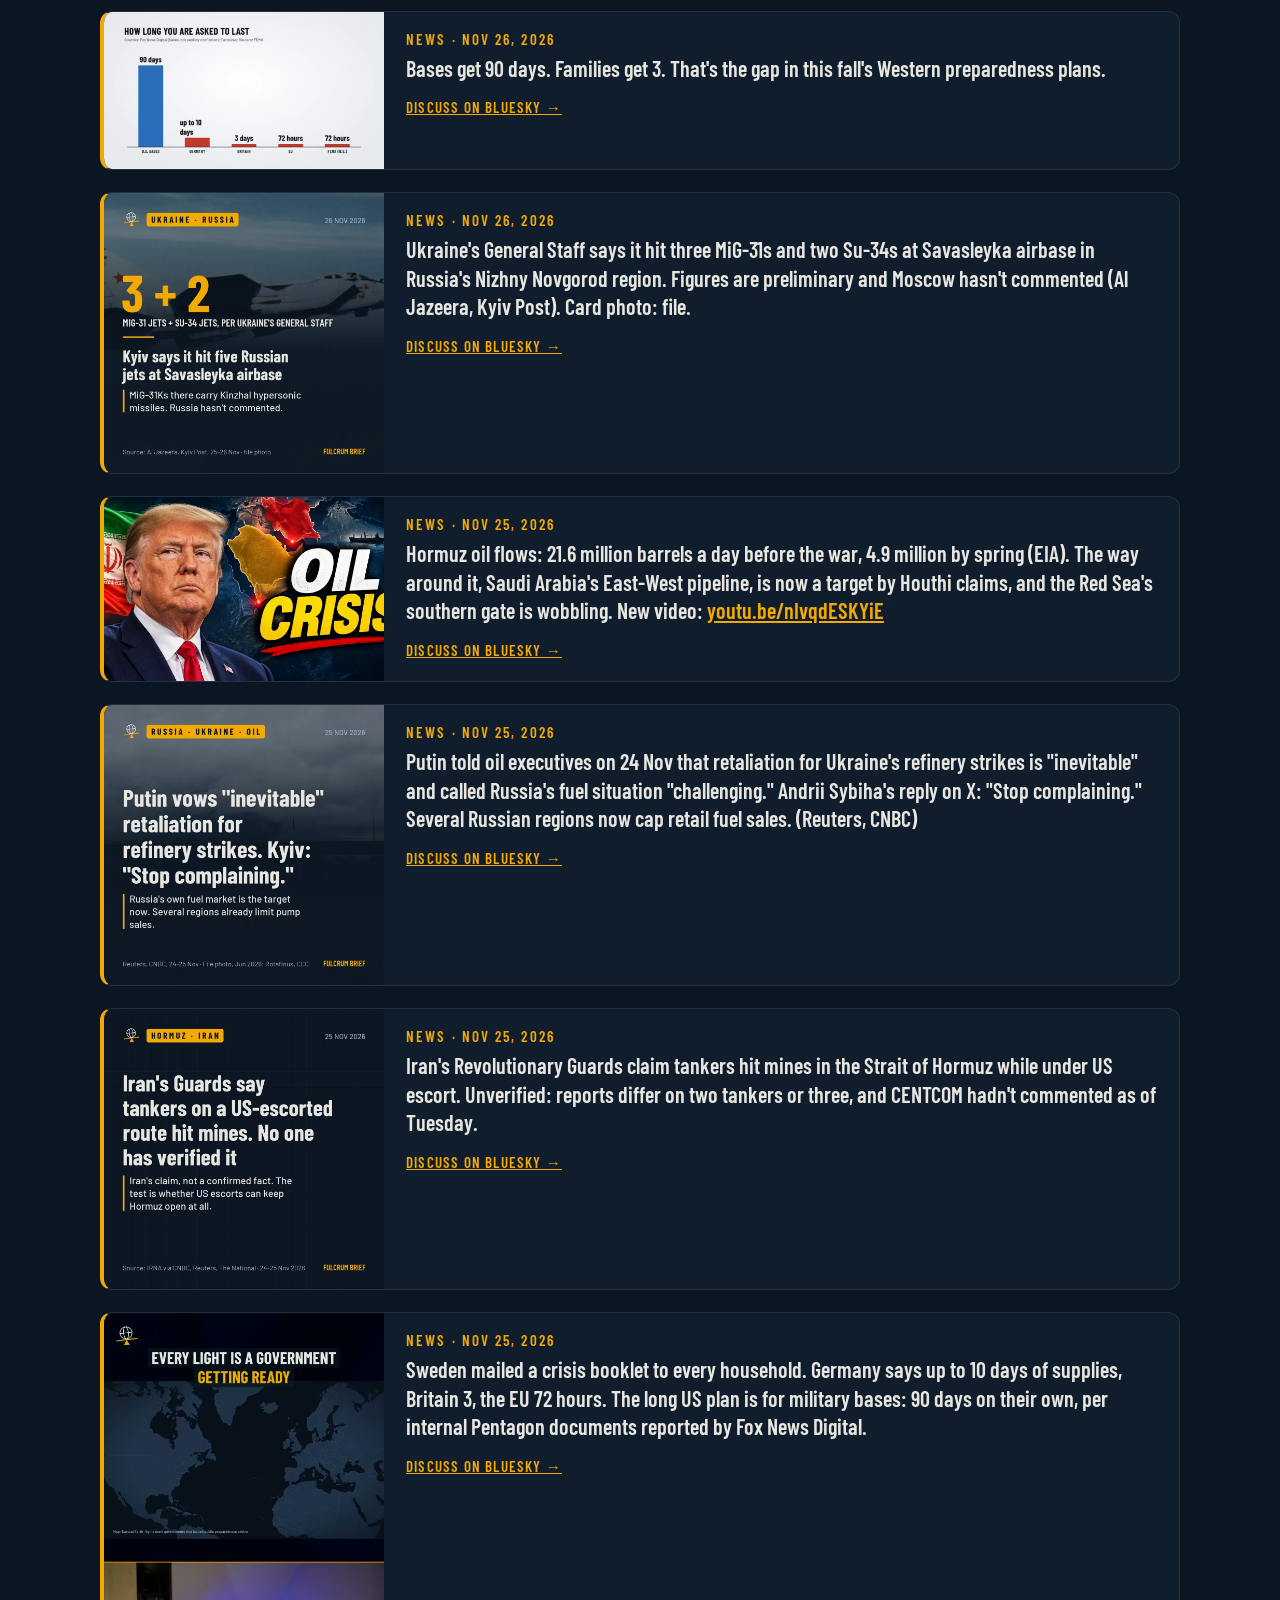
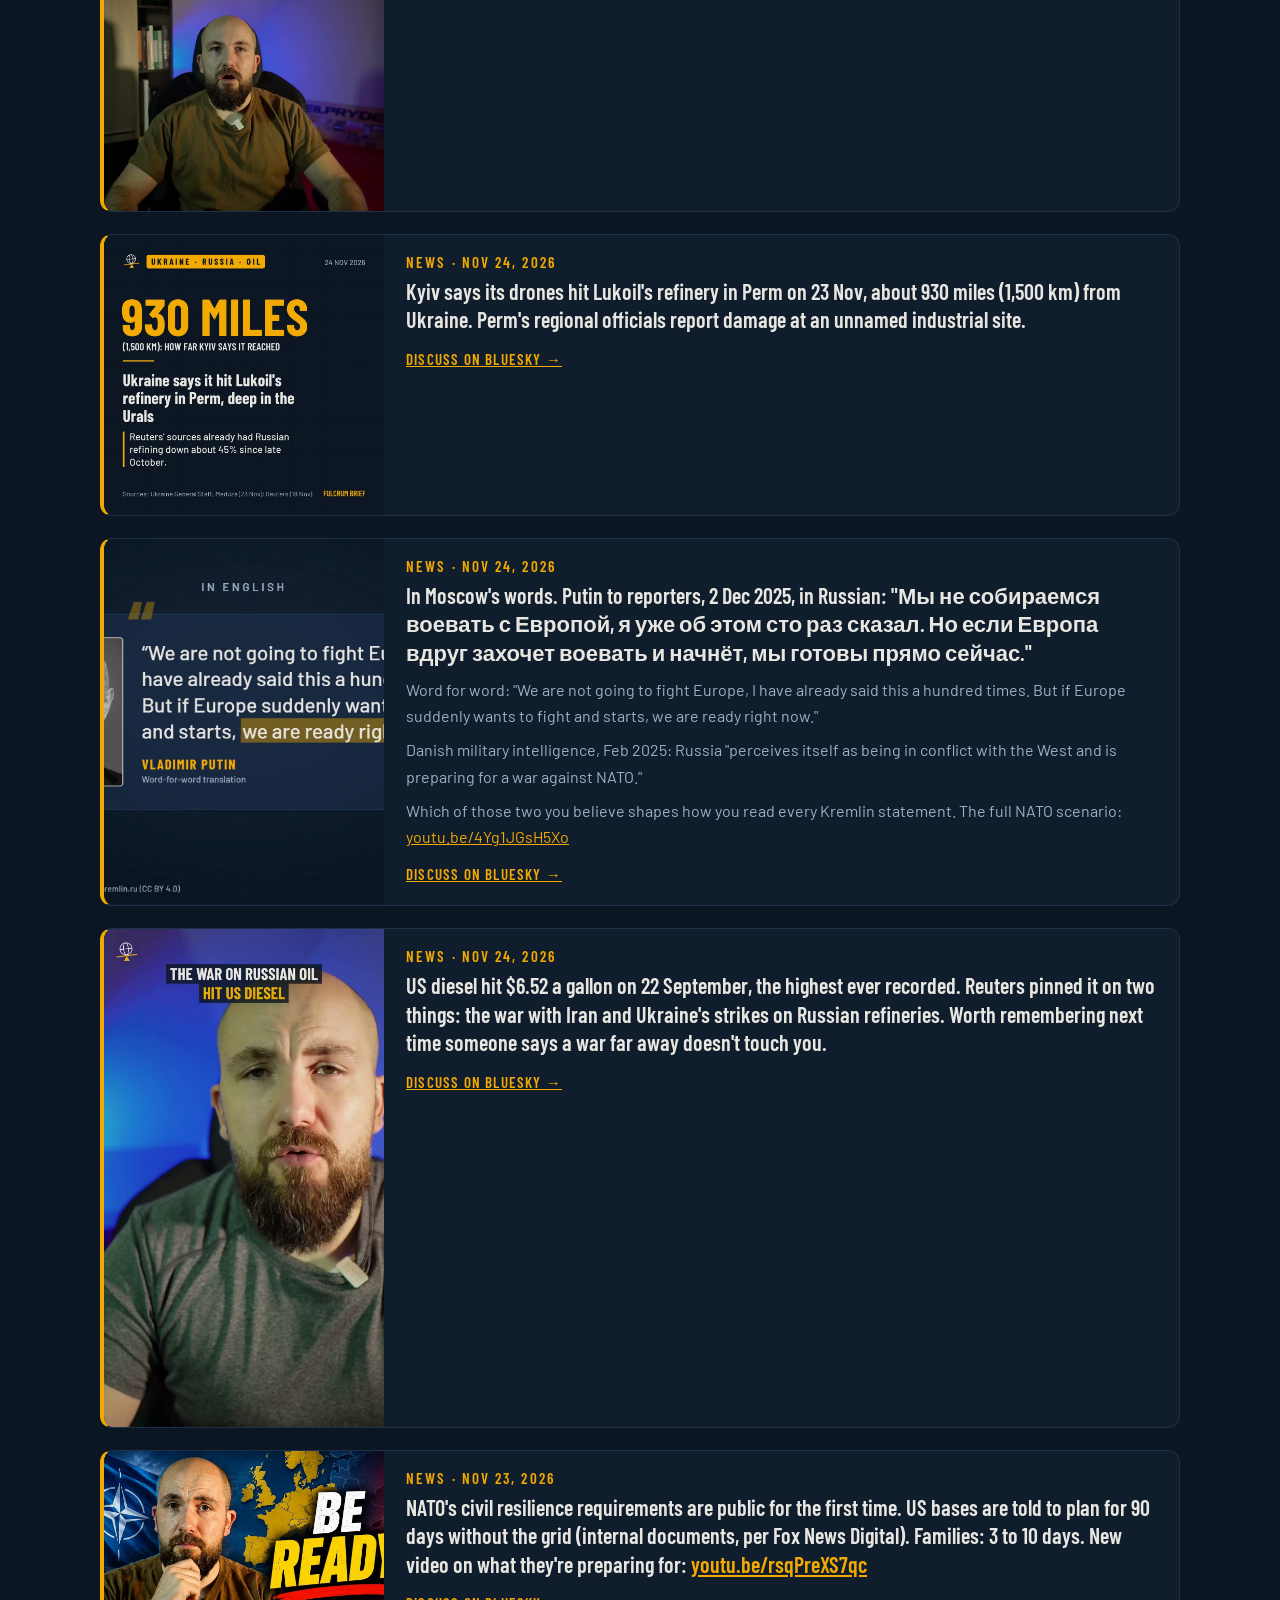
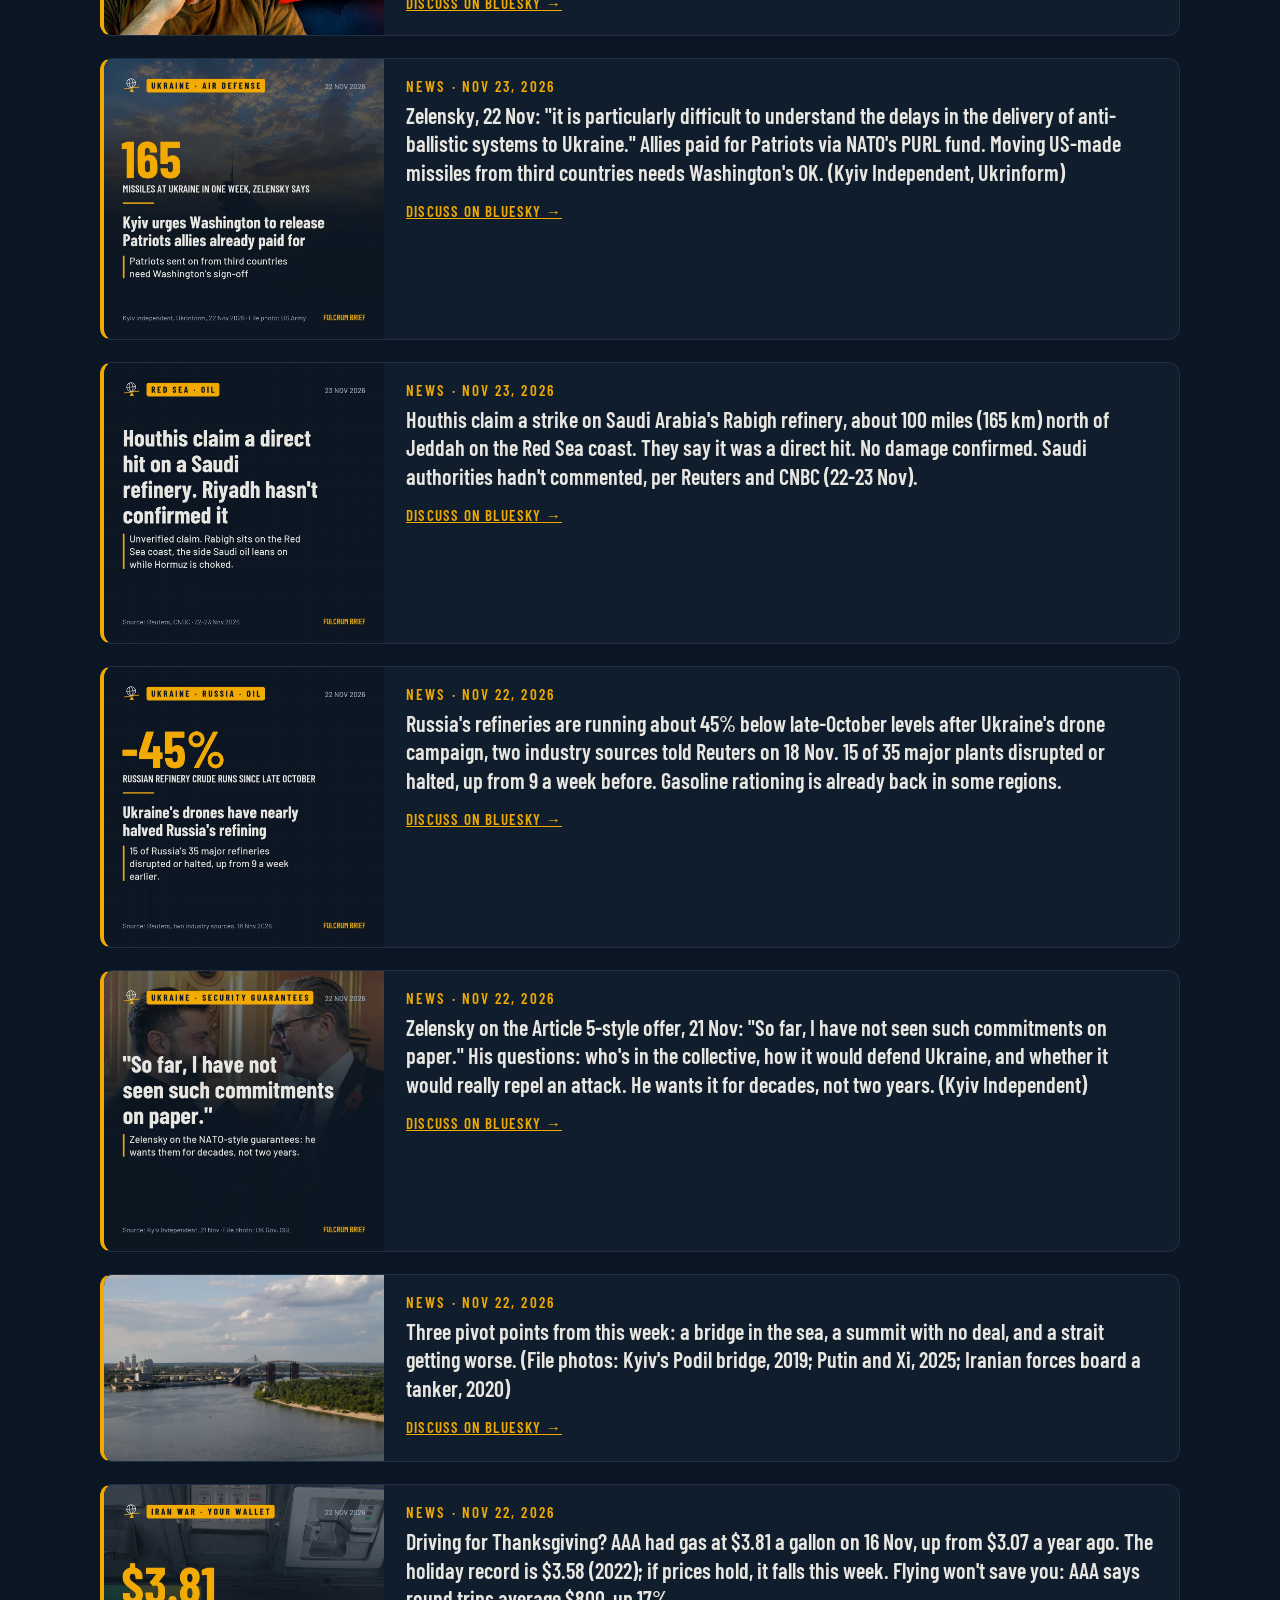
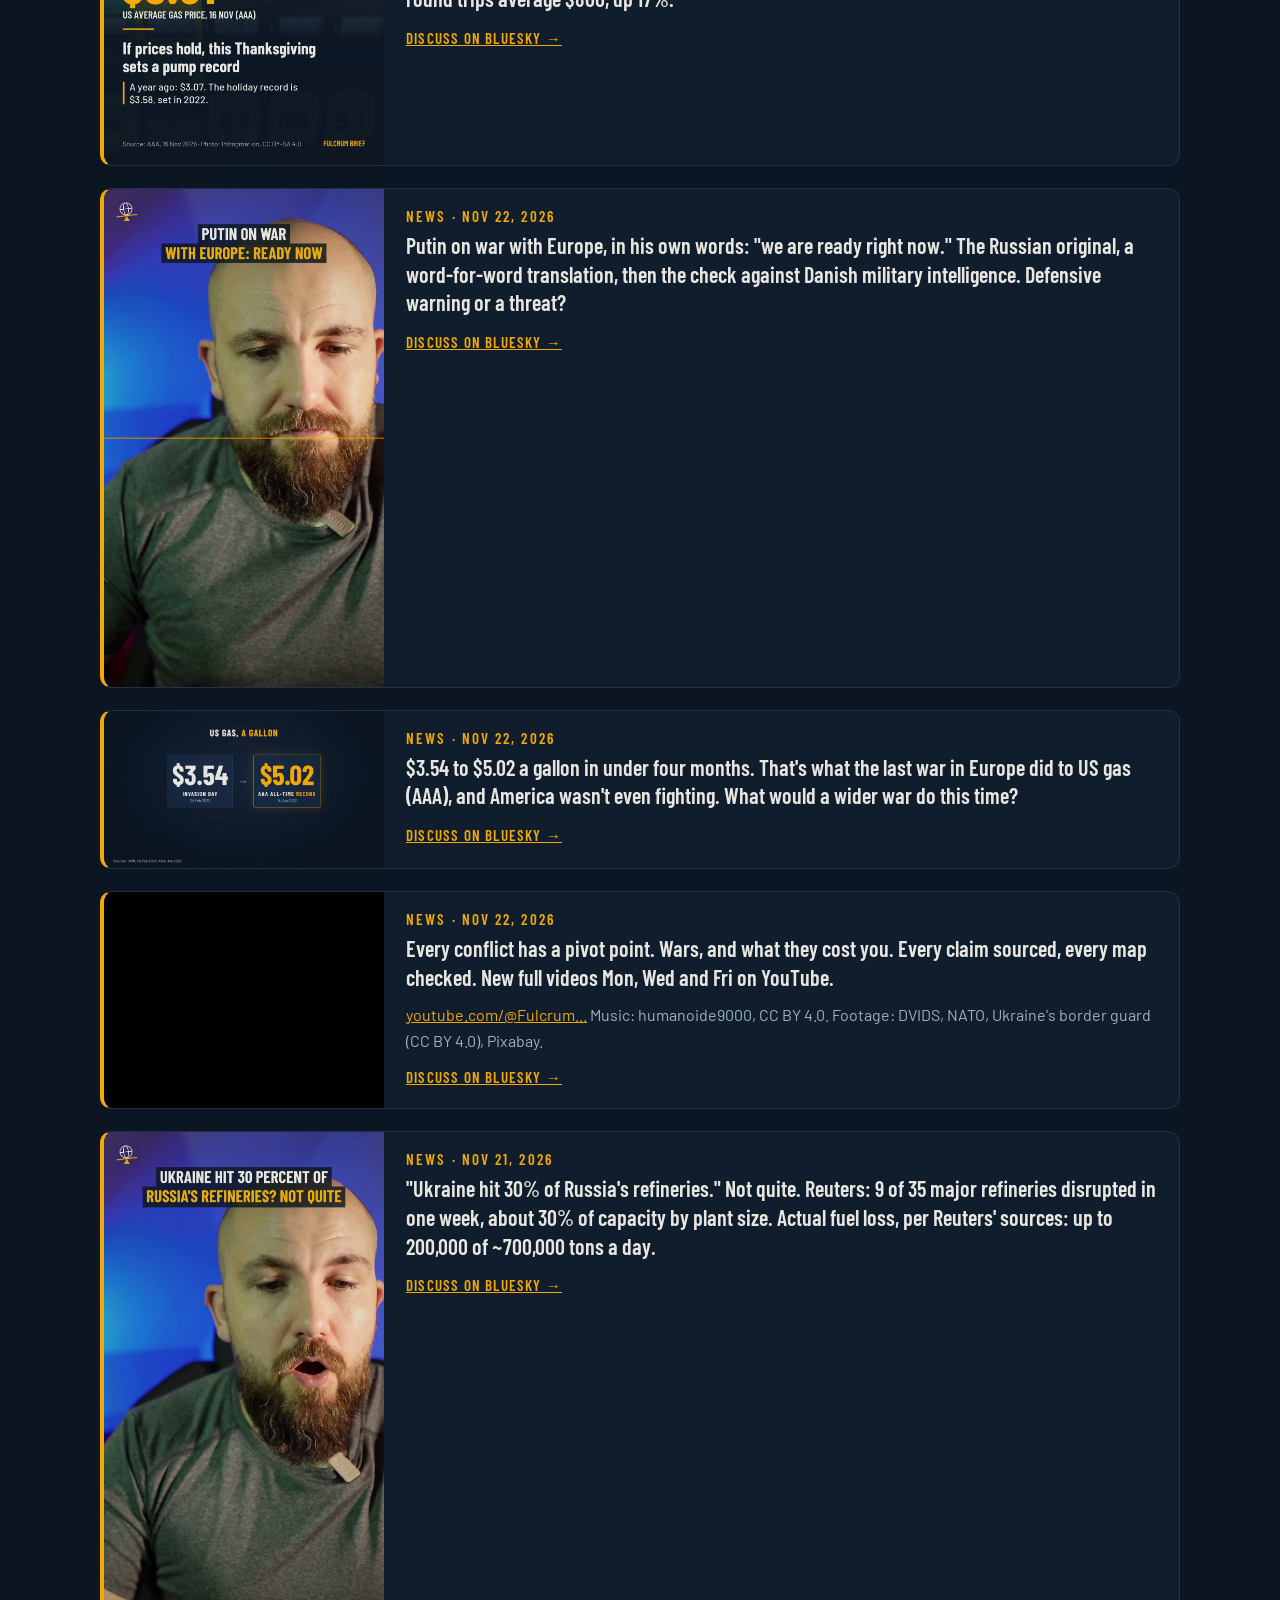
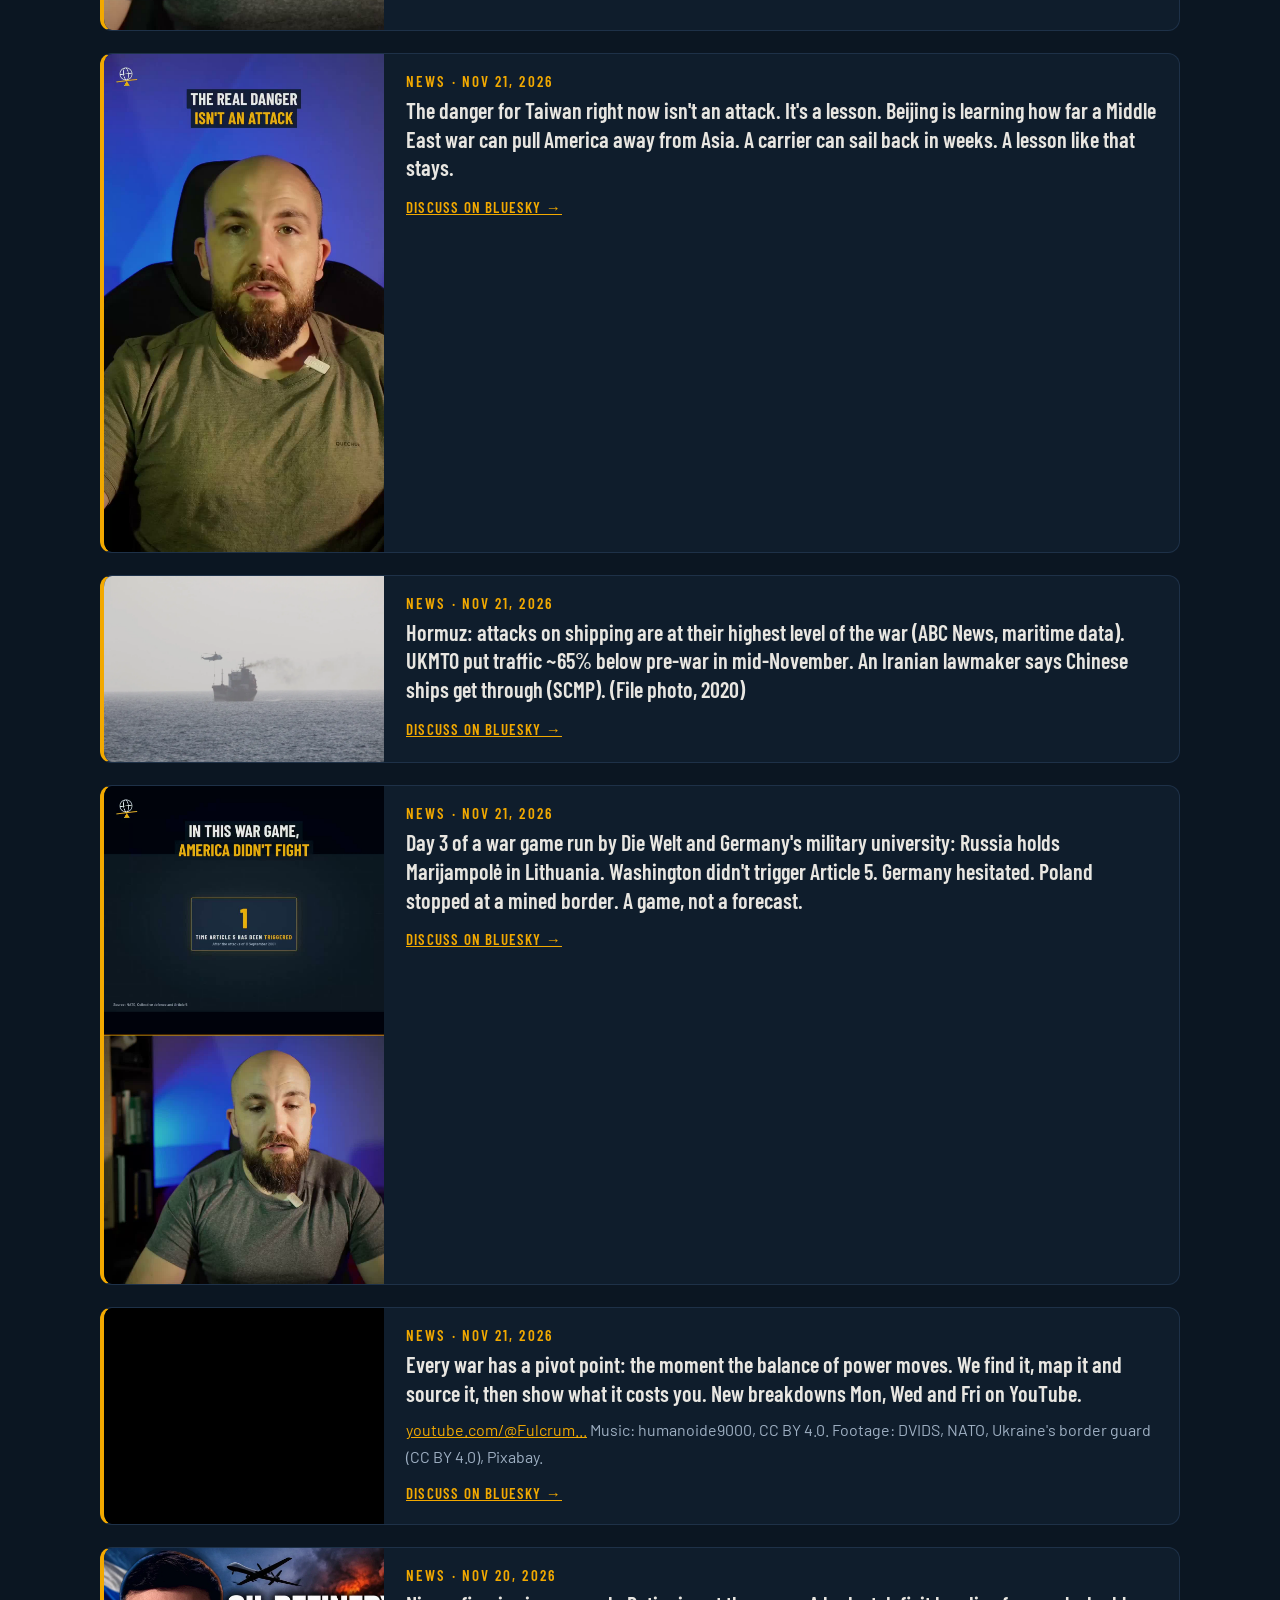
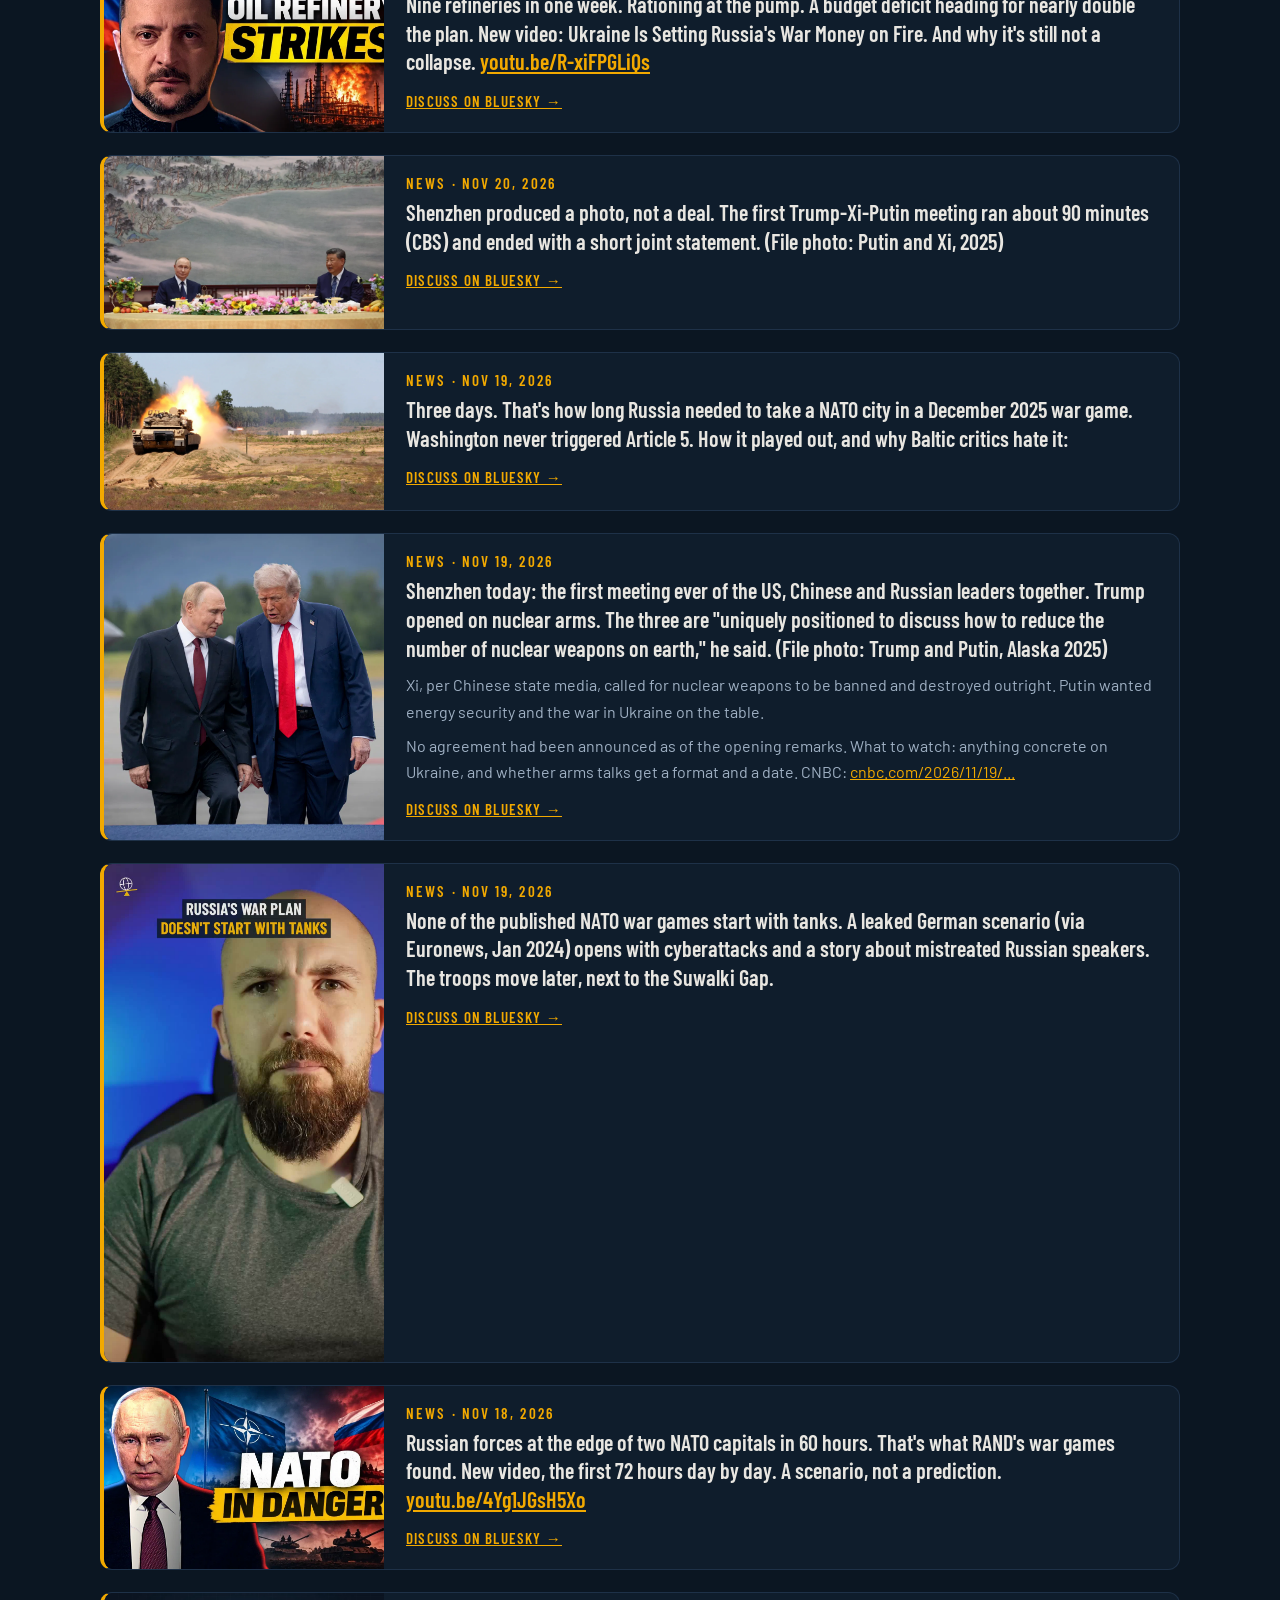
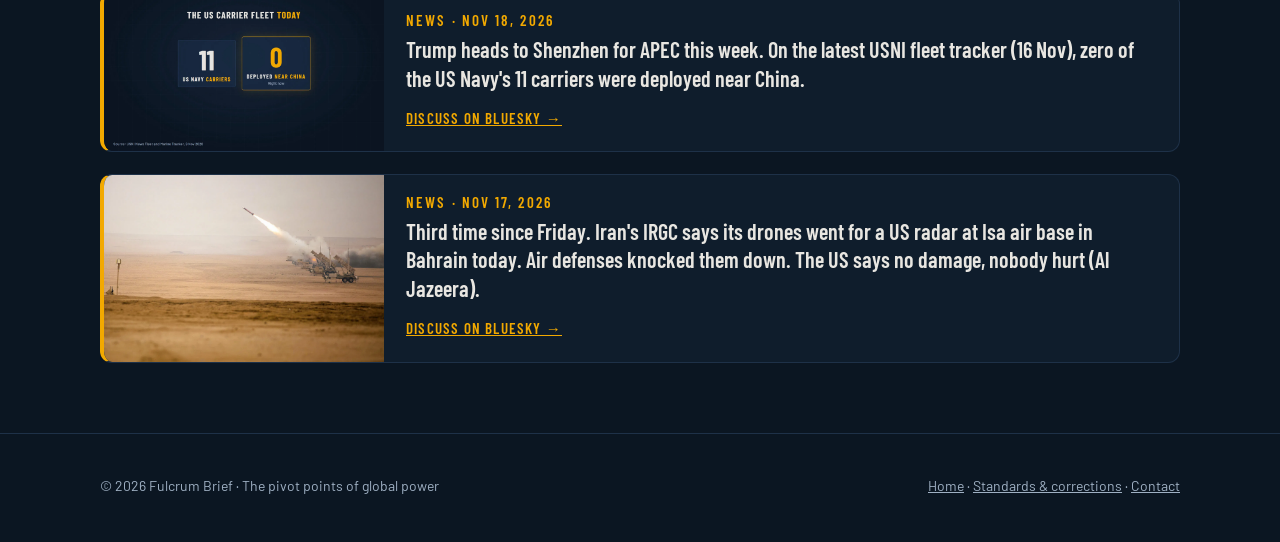
<file: news/index.html>
<!doctype html>
<html lang="en">
<head>
<meta charset="utf-8">
<meta name="viewport" content="width=device-width, initial-scale=1">
<title>Newsroom · Fulcrum Brief</title>
<meta name="description" content="Every Fulcrum Brief news brief: verified war and geopolitics news, and what it means for you.">
<link rel="canonical" href="https://fulcrumbrief.github.io/news/">
<link rel="icon" href="/favicon.svg" type="image/svg+xml">
<link rel="stylesheet" href="/page.css">
<meta property="og:type" content="article">
<meta property="og:site_name" content="Fulcrum Brief">
<meta property="og:title" content="Newsroom · Fulcrum Brief">
<meta property="og:description" content="Every Fulcrum Brief news brief: verified war and geopolitics news, and what it means for you.">
<meta property="og:url" content="https://fulcrumbrief.github.io/news/">
<meta property="og:image" content="https://fulcrumbrief.github.io/og-image.png">
<meta name="twitter:card" content="summary_large_image">
<meta name="twitter:site" content="@FulcrumBrief">
<meta name="theme-color" content="#0B1622">
<script type="application/ld+json">{"@context": "https://schema.org", "@type": "CollectionPage", "name": "Fulcrum Brief newsroom", "url": "https://fulcrumbrief.github.io/news/", "publisher": {"@id": "https://fulcrumbrief.github.io/#org"}}</script>
</head>
<body>
<nav><div class="wrap">
  <a class="brand" href="/"><img src="/favicon.svg" alt="">Fulcrum <b>Brief</b></a>
  <div class="links"><a href="/#briefings">Briefings</a><a href="/standards/">Standards</a><a href="/#about">About</a><a href="/#contact">Contact</a></div>
  <a class="btn sub" href="https://www.youtube.com/@FulcrumBrief?sub_confirmation=1" target="_blank" rel="noopener">Subscribe<small>It's free</small></a>
</div></nav>
<main class="wrap page">
<style>
.news{display:grid;gap:22px;margin-top:24px}
.item{display:grid;grid-template-columns:280px 1fr;gap:22px;background:var(--navy2);border:1px solid var(--slate);border-left:4px solid var(--amber);border-radius:12px;overflow:hidden}
.item.noimg{grid-template-columns:1fr}
.item img{display:block;width:100%;height:100%;object-fit:cover}
.item div{padding:18px 22px 18px 0}
.item.noimg div{padding:18px 22px}
.item .lead{font:600 22px/1.3 "Barlow Condensed",sans-serif;margin:6px 0 10px;color:var(--white)}
.item p{margin:0 0 8px;color:var(--steel);font-size:16px}
.item .src{font:600 15px "Barlow Condensed",sans-serif;letter-spacing:.08em;text-transform:uppercase}
@media (max-width:760px){.item{grid-template-columns:1fr}.item div{padding:0 18px 18px}}
</style>
<span class="kicker">Newsroom</span>
<h1 class="sec">Latest <span>news</span></h1>
<p class="muted">Every news brief we publish across our pages, in one place. Verified and sourced; claims are labelled. Follow us on <a href="https://www.youtube.com/@FulcrumBrief" target="_blank" rel="noopener">YouTube</a> · <a href="https://x.com/FulcrumBrief" target="_blank" rel="noopener">X</a> · <a href="https://www.facebook.com/1439591135908976" target="_blank" rel="noopener">Facebook</a> · <a href="https://www.instagram.com/fulcrumbrief" target="_blank" rel="noopener">Instagram</a> · <a href="https://www.tiktok.com/@fulcrumbrief" target="_blank" rel="noopener">TikTok</a> · <a href="https://www.threads.com/@fulcrumbrief" target="_blank" rel="noopener">Threads</a> · <a href="https://bsky.app/profile/fulcrumbrief.bsky.social" target="_blank" rel="noopener">Bluesky</a> · <a href="https://medium.com/@fulcrumbrief" target="_blank" rel="noopener">Medium</a> · <a href="https://www.pinterest.com/fulcrumbrief/" target="_blank" rel="noopener">Pinterest</a> · <a href="https://flipboard.com/@fulcrumbrief" target="_blank" rel="noopener">Flipboard</a> · <a href="https://www.quora.com/profile/Damyan-Ivanov-2" target="_blank" rel="noopener">Quora</a> · <a href="https://github.com/fulcrumbrief" target="_blank" rel="noopener">GitHub</a>.</p>
<div class="news">
<article class="item" id="n-3n3cy2vhrly22"><img src="/news/img/3n3cy2vhrly22.jpg" alt="" loading="lazy"><div><span class="kicker">News · Nov 27, 2026</span><p class="lead">A Taiwan crisis may start with paperwork, not missiles: a coast guard &quot;quarantine&quot; that CSIS says &quot;is not a declaration of war.&quot; The first seven days, built from published war games.

New video:
<a href="https://youtu.be/FpXvEcxnLj0" target="_blank" rel="noopener">youtu.be/FpXvEcxnLj0</a></p><a class="src" href="https://bsky.app/profile/fulcrumbrief.bsky.social/post/3n3cy2vhrly22" target="_blank" rel="noopener">Discuss on Bluesky →</a></div></article>
<article class="item" id="n-3n3cszvkqu422"><img src="/news/img/3n3cszvkqu422.jpg" alt="" loading="lazy"><div><span class="kicker">News · Nov 27, 2026</span><p class="lead">No deal in Brussels. After almost 14 hours, EU leaders left without agreeing on a EUR 45bn (about $49bn) loan to fund Ukraine in 2027, or on the long-term budget.

Hungary, Slovakia and Czechia say they won&#x27;t join a joint loan. Both files go to the December summit (AP, bne IntelliNews).</p><a class="src" href="https://bsky.app/profile/fulcrumbrief.bsky.social/post/3n3cszvkqu422" target="_blank" rel="noopener">Discuss on Bluesky →</a></div></article>
<article class="item" id="n-3n3cn66jtmn2d"><img src="/news/img/3n3cn66jtmn2d.jpg" alt="" loading="lazy"><div><span class="kicker">News · Nov 27, 2026</span><p class="lead">Two Rheinmetall Italia technicians died Thursday at a Kuwaiti air-defense site, hit by shrapnel from intercepted drones, Kuwait says. They were servicing Skyguard detection antennas. Kuwait blames Iran; Tehran denies it (Arab News, Arab Times).</p><a class="src" href="https://bsky.app/profile/fulcrumbrief.bsky.social/post/3n3cn66jtmn2d" target="_blank" rel="noopener">Discuss on Bluesky →</a></div></article>
<article class="item" id="n-3n3cdytyebq2x"><img src="/news/img/3n3cdytyebq2x.jpg" alt="" loading="lazy"><div><span class="kicker">News · Nov 27, 2026</span><p class="lead">The oil that left Hormuz didn&#x27;t vanish. A lot of it moved west. Bab el-Mandeb, the Red Sea&#x27;s southern gate, went from 5.4 to 8.1 million barrels a day (EIA). That makes it the gate that matters now.</p><a class="src" href="https://bsky.app/profile/fulcrumbrief.bsky.social/post/3n3cdytyebq2x" target="_blank" rel="noopener">Discuss on Bluesky →</a></div></article>
<article class="item" id="n-3n3ag76bs5w22"><img src="/news/img/3n3ag76bs5w22.jpg" alt="" loading="lazy"><div><span class="kicker">News · Nov 26, 2026</span><p class="lead">The State Department cleared a possible $621.9M F-16 sustainment sale to Ukraine on 25 Nov: parts, lab equipment, transport support.

Belgium, Denmark, the Netherlands and Norway are paying. No US funds, State says. Earlier packages were $266.4M and $310.5M. (Photo: file, 2011)</p><a class="src" href="https://bsky.app/profile/fulcrumbrief.bsky.social/post/3n3ag76bs5w22" target="_blank" rel="noopener">Discuss on Bluesky →</a></div></article>
<article class="item" id="n-3n3a5k6pbm42x"><img src="/news/img/3n3a5k6pbm42x.jpg" alt="" loading="lazy"><div><span class="kicker">News · Nov 26, 2026</span><p class="lead">Bases get 90 days. Families get 3. That&#x27;s the gap in this fall&#x27;s Western preparedness plans.</p><a class="src" href="https://bsky.app/profile/fulcrumbrief.bsky.social/post/3n3a5k6pbm42x" target="_blank" rel="noopener">Discuss on Bluesky →</a></div></article>
<article class="item" id="n-3n3a4p7xuyq2v"><img src="/news/img/3n3a4p7xuyq2v.jpg" alt="" loading="lazy"><div><span class="kicker">News · Nov 26, 2026</span><p class="lead">Ukraine&#x27;s General Staff says it hit three MiG-31s and two Su-34s at Savasleyka airbase in Russia&#x27;s Nizhny Novgorod region. Figures are preliminary and Moscow hasn&#x27;t commented (Al Jazeera, Kyiv Post). Card photo: file.</p><a class="src" href="https://bsky.app/profile/fulcrumbrief.bsky.social/post/3n3a4p7xuyq2v" target="_blank" rel="noopener">Discuss on Bluesky →</a></div></article>
<article class="item" id="n-3n35x54hgik2i"><img src="/news/img/3n35x54hgik2i.jpg" alt="" loading="lazy"><div><span class="kicker">News · Nov 25, 2026</span><p class="lead">Hormuz oil flows: 21.6 million barrels a day before the war, 4.9 million by spring (EIA). The way around it, Saudi Arabia&#x27;s East-West pipeline, is now a target by Houthi claims, and the Red Sea&#x27;s southern gate is wobbling.

New video:
<a href="https://youtu.be/nIvqdESKYiE" target="_blank" rel="noopener">youtu.be/nIvqdESKYiE</a></p><a class="src" href="https://bsky.app/profile/fulcrumbrief.bsky.social/post/3n35x54hgik2i" target="_blank" rel="noopener">Discuss on Bluesky →</a></div></article>
<article class="item" id="n-3n35umja3qs2d"><img src="/news/img/3n35umja3qs2d.jpg" alt="" loading="lazy"><div><span class="kicker">News · Nov 25, 2026</span><p class="lead">Putin told oil executives on 24 Nov that retaliation for Ukraine&#x27;s refinery strikes is &quot;inevitable&quot; and called Russia&#x27;s fuel situation &quot;challenging.&quot;

Andrii Sybiha&#x27;s reply on X: &quot;Stop complaining.&quot;

Several Russian regions now cap retail fuel sales. (Reuters, CNBC)</p><a class="src" href="https://bsky.app/profile/fulcrumbrief.bsky.social/post/3n35umja3qs2d" target="_blank" rel="noopener">Discuss on Bluesky →</a></div></article>
<article class="item" id="n-3n35oqtsrty2v"><img src="/news/img/3n35oqtsrty2v.jpg" alt="" loading="lazy"><div><span class="kicker">News · Nov 25, 2026</span><p class="lead">Iran&#x27;s Revolutionary Guards claim tankers hit mines in the Strait of Hormuz while under US escort. Unverified: reports differ on two tankers or three, and CENTCOM hadn&#x27;t commented as of Tuesday.</p><a class="src" href="https://bsky.app/profile/fulcrumbrief.bsky.social/post/3n35oqtsrty2v" target="_blank" rel="noopener">Discuss on Bluesky →</a></div></article>
<article class="item" id="n-3n35d36ftul2x"><img src="/news/img/3n35d36ftul2x.jpg" alt="" loading="lazy"><div><span class="kicker">News · Nov 25, 2026</span><p class="lead">Sweden mailed a crisis booklet to every household. Germany says up to 10 days of supplies, Britain 3, the EU 72 hours.

The long US plan is for military bases: 90 days on their own, per internal Pentagon documents reported by Fox News Digital.</p><a class="src" href="https://bsky.app/profile/fulcrumbrief.bsky.social/post/3n35d36ftul2x" target="_blank" rel="noopener">Discuss on Bluesky →</a></div></article>
<article class="item" id="n-3n33bnanayz2j"><img src="/news/img/3n33bnanayz2j.jpg" alt="" loading="lazy"><div><span class="kicker">News · Nov 24, 2026</span><p class="lead">Kyiv says its drones hit Lukoil&#x27;s refinery in Perm on 23 Nov, about 930 miles (1,500 km) from Ukraine. Perm&#x27;s regional officials report damage at an unnamed industrial site.</p><a class="src" href="https://bsky.app/profile/fulcrumbrief.bsky.social/post/3n33bnanayz2j" target="_blank" rel="noopener">Discuss on Bluesky →</a></div></article>
<article class="item" id="n-3n334nbo2oi23"><img src="/news/img/3n334nbo2oi23.jpg" alt="" loading="lazy"><div><span class="kicker">News · Nov 24, 2026</span><p class="lead">In Moscow&#x27;s words. Putin to reporters, 2 Dec 2025, in Russian: &quot;Мы не собираемся воевать с Европой, я уже об этом сто раз сказал. Но если Европа вдруг захочет воевать и начнёт, мы готовы прямо сейчас.&quot;</p><p>Word for word: &quot;We are not going to fight Europe, I have already said this a hundred times. But if Europe suddenly wants to fight and starts, we are ready right now.&quot;</p><p>Danish military intelligence, Feb 2025: Russia &quot;perceives itself as being in conflict with the West and is preparing for a war against NATO.&quot;</p><p>Which of those two you believe shapes how you read every Kremlin statement. The full NATO scenario: <a href="https://youtu.be/4Yg1JGsH5Xo" target="_blank" rel="noopener">youtu.be/4Yg1JGsH5Xo</a></p><a class="src" href="https://bsky.app/profile/fulcrumbrief.bsky.social/post/3n334nbo2oi23" target="_blank" rel="noopener">Discuss on Bluesky →</a></div></article>
<article class="item" id="n-3n32qvwl2m42q"><img src="/news/img/3n32qvwl2m42q.jpg" alt="" loading="lazy"><div><span class="kicker">News · Nov 24, 2026</span><p class="lead">US diesel hit $6.52 a gallon on 22 September, the highest ever recorded. Reuters pinned it on two things: the war with Iran and Ukraine&#x27;s strikes on Russian refineries. Worth remembering next time someone says a war far away doesn&#x27;t touch you.</p><a class="src" href="https://bsky.app/profile/fulcrumbrief.bsky.social/post/3n32qvwl2m42q" target="_blank" rel="noopener">Discuss on Bluesky →</a></div></article>
<article class="item" id="n-3n2yw7gw7xn2k"><img src="/news/img/3n2yw7gw7xn2k.jpg" alt="" loading="lazy"><div><span class="kicker">News · Nov 23, 2026</span><p class="lead">NATO&#x27;s civil resilience requirements are public for the first time. US bases are told to plan for 90 days without the grid (internal documents, per Fox News Digital). Families: 3 to 10 days.

New video on what they&#x27;re preparing for:

<a href="https://youtu.be/rsqPreXS7qc" target="_blank" rel="noopener">youtu.be/rsqPreXS7qc</a></p><a class="src" href="https://bsky.app/profile/fulcrumbrief.bsky.social/post/3n2yw7gw7xn2k" target="_blank" rel="noopener">Discuss on Bluesky →</a></div></article>
<article class="item" id="n-3n2yv3ezwbz23"><img src="/news/img/3n2yv3ezwbz23.jpg" alt="" loading="lazy"><div><span class="kicker">News · Nov 23, 2026</span><p class="lead">Zelensky, 22 Nov: &quot;it is particularly difficult to understand the delays in the delivery of anti-ballistic systems to Ukraine.&quot;

Allies paid for Patriots via NATO&#x27;s PURL fund. Moving US-made missiles from third countries needs Washington&#x27;s OK. (Kyiv Independent, Ukrinform)</p><a class="src" href="https://bsky.app/profile/fulcrumbrief.bsky.social/post/3n2yv3ezwbz23" target="_blank" rel="noopener">Discuss on Bluesky →</a></div></article>
<article class="item" id="n-3n2yfymqx3q2t"><img src="/news/img/3n2yfymqx3q2t.jpg" alt="" loading="lazy"><div><span class="kicker">News · Nov 23, 2026</span><p class="lead">Houthis claim a strike on Saudi Arabia&#x27;s Rabigh refinery, about 100 miles (165 km) north of Jeddah on the Red Sea coast. They say it was a direct hit.

No damage confirmed. Saudi authorities hadn&#x27;t commented, per Reuters and CNBC (22-23 Nov).</p><a class="src" href="https://bsky.app/profile/fulcrumbrief.bsky.social/post/3n2yfymqx3q2t" target="_blank" rel="noopener">Discuss on Bluesky →</a></div></article>
<article class="item" id="n-3n2wgc4c7p22t"><img src="/news/img/3n2wgc4c7p22t.jpg" alt="" loading="lazy"><div><span class="kicker">News · Nov 22, 2026</span><p class="lead">Russia&#x27;s refineries are running about 45% below late-October levels after Ukraine&#x27;s drone campaign, two industry sources told Reuters on 18 Nov.

15 of 35 major plants disrupted or halted, up from 9 a week before. Gasoline rationing is already back in some regions.</p><a class="src" href="https://bsky.app/profile/fulcrumbrief.bsky.social/post/3n2wgc4c7p22t" target="_blank" rel="noopener">Discuss on Bluesky →</a></div></article>
<article class="item" id="n-3n2wbb5wwgy2d"><img src="/news/img/3n2wbb5wwgy2d.jpg" alt="" loading="lazy"><div><span class="kicker">News · Nov 22, 2026</span><p class="lead">Zelensky on the Article 5-style offer, 21 Nov: &quot;So far, I have not seen such commitments on paper.&quot;

His questions: who&#x27;s in the collective, how it would defend Ukraine, and whether it would really repel an attack. He wants it for decades, not two years. (Kyiv Independent)</p><a class="src" href="https://bsky.app/profile/fulcrumbrief.bsky.social/post/3n2wbb5wwgy2d" target="_blank" rel="noopener">Discuss on Bluesky →</a></div></article>
<article class="item" id="n-3n2w3ozlzwm22"><img src="/news/img/3n2w3ozlzwm22.jpg" alt="" loading="lazy"><div><span class="kicker">News · Nov 22, 2026</span><p class="lead">Three pivot points from this week: a bridge in the sea, a summit with no deal, and a strait getting worse.

(File photos: Kyiv&#x27;s Podil bridge, 2019; Putin and Xi, 2025; Iranian forces board a tanker, 2020)</p><a class="src" href="https://bsky.app/profile/fulcrumbrief.bsky.social/post/3n2w3ozlzwm22" target="_blank" rel="noopener">Discuss on Bluesky →</a></div></article>
<article class="item" id="n-3n2vzgsuxvl2o"><img src="/news/img/3n2vzgsuxvl2o.jpg" alt="" loading="lazy"><div><span class="kicker">News · Nov 22, 2026</span><p class="lead">Driving for Thanksgiving? AAA had gas at $3.81 a gallon on 16 Nov, up from $3.07 a year ago. The holiday record is $3.58 (2022); if prices hold, it falls this week.

Flying won&#x27;t save you: AAA says round trips average $800, up 17%.</p><a class="src" href="https://bsky.app/profile/fulcrumbrief.bsky.social/post/3n2vzgsuxvl2o" target="_blank" rel="noopener">Discuss on Bluesky →</a></div></article>
<article class="item" id="n-3n2vwnvtylm2d"><img src="/news/img/3n2vwnvtylm2d.jpg" alt="" loading="lazy"><div><span class="kicker">News · Nov 22, 2026</span><p class="lead">Putin on war with Europe, in his own words: &quot;we are ready right now.&quot;

The Russian original, a word-for-word translation, then the check against Danish military intelligence. Defensive warning or a threat?</p><a class="src" href="https://bsky.app/profile/fulcrumbrief.bsky.social/post/3n2vwnvtylm2d" target="_blank" rel="noopener">Discuss on Bluesky →</a></div></article>
<article class="item" id="n-3n2vobaasbu2v"><img src="/news/img/3n2vobaasbu2v.jpg" alt="" loading="lazy"><div><span class="kicker">News · Nov 22, 2026</span><p class="lead">$3.54 to $5.02 a gallon in under four months. That&#x27;s what the last war in Europe did to US gas (AAA), and America wasn&#x27;t even fighting.

What would a wider war do this time?</p><a class="src" href="https://bsky.app/profile/fulcrumbrief.bsky.social/post/3n2vobaasbu2v" target="_blank" rel="noopener">Discuss on Bluesky →</a></div></article>
<article class="item" id="n-3n2vnypasbk2s"><img src="/news/img/3n2vnypasbk2s.jpg" alt="" loading="lazy"><div><span class="kicker">News · Nov 22, 2026</span><p class="lead">Every conflict has a pivot point.

Wars, and what they cost you. Every claim sourced, every map checked. New full videos Mon, Wed and Fri on YouTube.</p><p><a href="https://www.youtube.com/@FulcrumBrief" target="_blank" rel="noopener">youtube.com/@Fulcrum...</a>

Music: humanoide9000, CC BY 4.0. Footage: DVIDS, NATO, Ukraine&#x27;s border guard (CC BY 4.0), Pixabay.</p><a class="src" href="https://bsky.app/profile/fulcrumbrief.bsky.social/post/3n2vnypasbk2s" target="_blank" rel="noopener">Discuss on Bluesky →</a></div></article>
<article class="item" id="n-3n2tzqs7wr32z"><img src="/news/img/3n2tzqs7wr32z.jpg" alt="" loading="lazy"><div><span class="kicker">News · Nov 21, 2026</span><p class="lead">&quot;Ukraine hit 30% of Russia&#x27;s refineries.&quot; Not quite.

Reuters: 9 of 35 major refineries disrupted in one week, about 30% of capacity by plant size. Actual fuel loss, per Reuters&#x27; sources: up to 200,000 of ~700,000 tons a day.</p><a class="src" href="https://bsky.app/profile/fulcrumbrief.bsky.social/post/3n2tzqs7wr32z" target="_blank" rel="noopener">Discuss on Bluesky →</a></div></article>
<article class="item" id="n-3n2tt2a26wz22"><img src="/news/img/3n2tt2a26wz22.jpg" alt="" loading="lazy"><div><span class="kicker">News · Nov 21, 2026</span><p class="lead">The danger for Taiwan right now isn&#x27;t an attack. It&#x27;s a lesson.

Beijing is learning how far a Middle East war can pull America away from Asia. A carrier can sail back in weeks. A lesson like that stays.</p><a class="src" href="https://bsky.app/profile/fulcrumbrief.bsky.social/post/3n2tt2a26wz22" target="_blank" rel="noopener">Discuss on Bluesky →</a></div></article>
<article class="item" id="n-3n2tmd6qijh2k"><img src="/news/img/3n2tmd6qijh2k.jpg" alt="" loading="lazy"><div><span class="kicker">News · Nov 21, 2026</span><p class="lead">Hormuz: attacks on shipping are at their highest level of the war (ABC News, maritime data). UKMTO put traffic ~65% below pre-war in mid-November.

An Iranian lawmaker says Chinese ships get through (SCMP).

(File photo, 2020)</p><a class="src" href="https://bsky.app/profile/fulcrumbrief.bsky.social/post/3n2tmd6qijh2k" target="_blank" rel="noopener">Discuss on Bluesky →</a></div></article>
<article class="item" id="n-3n2tiyf4moc2g"><img src="/news/img/3n2tiyf4moc2g.jpg" alt="" loading="lazy"><div><span class="kicker">News · Nov 21, 2026</span><p class="lead">Day 3 of a war game run by Die Welt and Germany&#x27;s military university: Russia holds Marijampolė in Lithuania.

Washington didn&#x27;t trigger Article 5. Germany hesitated. Poland stopped at a mined border. A game, not a forecast.</p><a class="src" href="https://bsky.app/profile/fulcrumbrief.bsky.social/post/3n2tiyf4moc2g" target="_blank" rel="noopener">Discuss on Bluesky →</a></div></article>
<article class="item" id="n-3n2thlnyr6b2d"><img src="/news/img/3n2thlnyr6b2d.jpg" alt="" loading="lazy"><div><span class="kicker">News · Nov 21, 2026</span><p class="lead">Every war has a pivot point: the moment the balance of power moves.

We find it, map it and source it, then show what it costs you. New breakdowns Mon, Wed and Fri on YouTube.</p><p><a href="https://www.youtube.com/@FulcrumBrief" target="_blank" rel="noopener">youtube.com/@Fulcrum...</a>

Music: humanoide9000, CC BY 4.0. Footage: DVIDS, NATO, Ukraine&#x27;s border guard (CC BY 4.0), Pixabay.</p><a class="src" href="https://bsky.app/profile/fulcrumbrief.bsky.social/post/3n2thlnyr6b2d" target="_blank" rel="noopener">Discuss on Bluesky →</a></div></article>
<article class="item" id="n-3n2ressozit2s"><img src="/news/img/3n2ressozit2s.jpg" alt="" loading="lazy"><div><span class="kicker">News · Nov 20, 2026</span><p class="lead">Nine refineries in one week. Rationing at the pump. A budget deficit heading for nearly double the plan.

New video: Ukraine Is Setting Russia&#x27;s War Money on Fire. And why it&#x27;s still not a collapse.

<a href="https://youtu.be/R-xiFPGLiQs" target="_blank" rel="noopener">youtu.be/R-xiFPGLiQs</a></p><a class="src" href="https://bsky.app/profile/fulcrumbrief.bsky.social/post/3n2ressozit2s" target="_blank" rel="noopener">Discuss on Bluesky →</a></div></article>
<article class="item" id="n-3n2qvpnis2v2u"><img src="/news/img/3n2qvpnis2v2u.jpg" alt="" loading="lazy"><div><span class="kicker">News · Nov 20, 2026</span><p class="lead">Shenzhen produced a photo, not a deal. The first Trump-Xi-Putin meeting ran about 90 minutes (CBS) and ended with a short joint statement.

(File photo: Putin and Xi, 2025)</p><a class="src" href="https://bsky.app/profile/fulcrumbrief.bsky.social/post/3n2qvpnis2v2u" target="_blank" rel="noopener">Discuss on Bluesky →</a></div></article>
<article class="item" id="n-3n2okbtjraa23"><img src="/news/img/3n2okbtjraa23.jpg" alt="" loading="lazy"><div><span class="kicker">News · Nov 19, 2026</span><p class="lead">Three days. That&#x27;s how long Russia needed to take a NATO city in a December 2025 war game. Washington never triggered Article 5.

How it played out, and why Baltic critics hate it:</p><a class="src" href="https://bsky.app/profile/fulcrumbrief.bsky.social/post/3n2okbtjraa23" target="_blank" rel="noopener">Discuss on Bluesky →</a></div></article>
<article class="item" id="n-3n2ofapbz7i2o"><img src="/news/img/3n2ofapbz7i2o.jpg" alt="" loading="lazy"><div><span class="kicker">News · Nov 19, 2026</span><p class="lead">Shenzhen today: the first meeting ever of the US, Chinese and Russian leaders together.

Trump opened on nuclear arms. The three are &quot;uniquely positioned to discuss how to reduce the number of nuclear weapons on earth,&quot; he said.

(File photo: Trump and Putin, Alaska 2025)</p><p>Xi, per Chinese state media, called for nuclear weapons to be banned and destroyed outright. Putin wanted energy security and the war in Ukraine on the table.</p><p>No agreement had been announced as of the opening remarks. What to watch: anything concrete on Ukraine, and whether arms talks get a format and a date.

CNBC: <a href="https://www.cnbc.com/2026/11/19/trump-xi-putin-trilateral-meeting-china.html" target="_blank" rel="noopener">cnbc.com/2026/11/19/...</a></p><a class="src" href="https://bsky.app/profile/fulcrumbrief.bsky.social/post/3n2ofapbz7i2o" target="_blank" rel="noopener">Discuss on Bluesky →</a></div></article>
<article class="item" id="n-3n2od5swhag23"><img src="/news/img/3n2od5swhag23.jpg" alt="" loading="lazy"><div><span class="kicker">News · Nov 19, 2026</span><p class="lead">None of the published NATO war games start with tanks.

A leaked German scenario (via Euronews, Jan 2024) opens with cyberattacks and a story about mistreated Russian speakers. The troops move later, next to the Suwalki Gap.</p><a class="src" href="https://bsky.app/profile/fulcrumbrief.bsky.social/post/3n2od5swhag23" target="_blank" rel="noopener">Discuss on Bluesky →</a></div></article>
<article class="item" id="n-3n2mdum3q322t"><img src="/news/img/3n2mdum3q322t.jpg" alt="" loading="lazy"><div><span class="kicker">News · Nov 18, 2026</span><p class="lead">Russian forces at the edge of two NATO capitals in 60 hours. That&#x27;s what RAND&#x27;s war games found.

New video, the first 72 hours day by day. A scenario, not a prediction.

<a href="https://youtu.be/4Yg1JGsH5Xo" target="_blank" rel="noopener">youtu.be/4Yg1JGsH5Xo</a></p><a class="src" href="https://bsky.app/profile/fulcrumbrief.bsky.social/post/3n2mdum3q322t" target="_blank" rel="noopener">Discuss on Bluesky →</a></div></article>
<article class="item" id="n-3n2lpqwbmpd2d"><img src="/news/img/3n2lpqwbmpd2d.jpg" alt="" loading="lazy"><div><span class="kicker">News · Nov 18, 2026</span><p class="lead">Trump heads to Shenzhen for APEC this week. On the latest USNI fleet tracker (16 Nov), zero of the US Navy&#x27;s 11 carriers were deployed near China.</p><a class="src" href="https://bsky.app/profile/fulcrumbrief.bsky.social/post/3n2lpqwbmpd2d" target="_blank" rel="noopener">Discuss on Bluesky →</a></div></article>
<article class="item" id="n-3n2jjdzbpc422"><img src="/news/img/3n2jjdzbpc422.jpg" alt="" loading="lazy"><div><span class="kicker">News · Nov 17, 2026</span><p class="lead">Third time since Friday. Iran&#x27;s IRGC says its drones went for a US radar at Isa air base in Bahrain today. Air defenses knocked them down. The US says no damage, nobody hurt (Al Jazeera).</p><a class="src" href="https://bsky.app/profile/fulcrumbrief.bsky.social/post/3n2jjdzbpc422" target="_blank" rel="noopener">Discuss on Bluesky →</a></div></article>
</div>
</main>
<footer><div class="wrap">
  <span>© 2026 Fulcrum Brief · The pivot points of global power</span>
  <span><a href="/">Home</a> · <a href="/standards/">Standards &amp; corrections</a> · <a href="mailto:contacttripointmedia@gmail.com">Contact</a></span>
</div></footer>
</body>
</html>
</file>
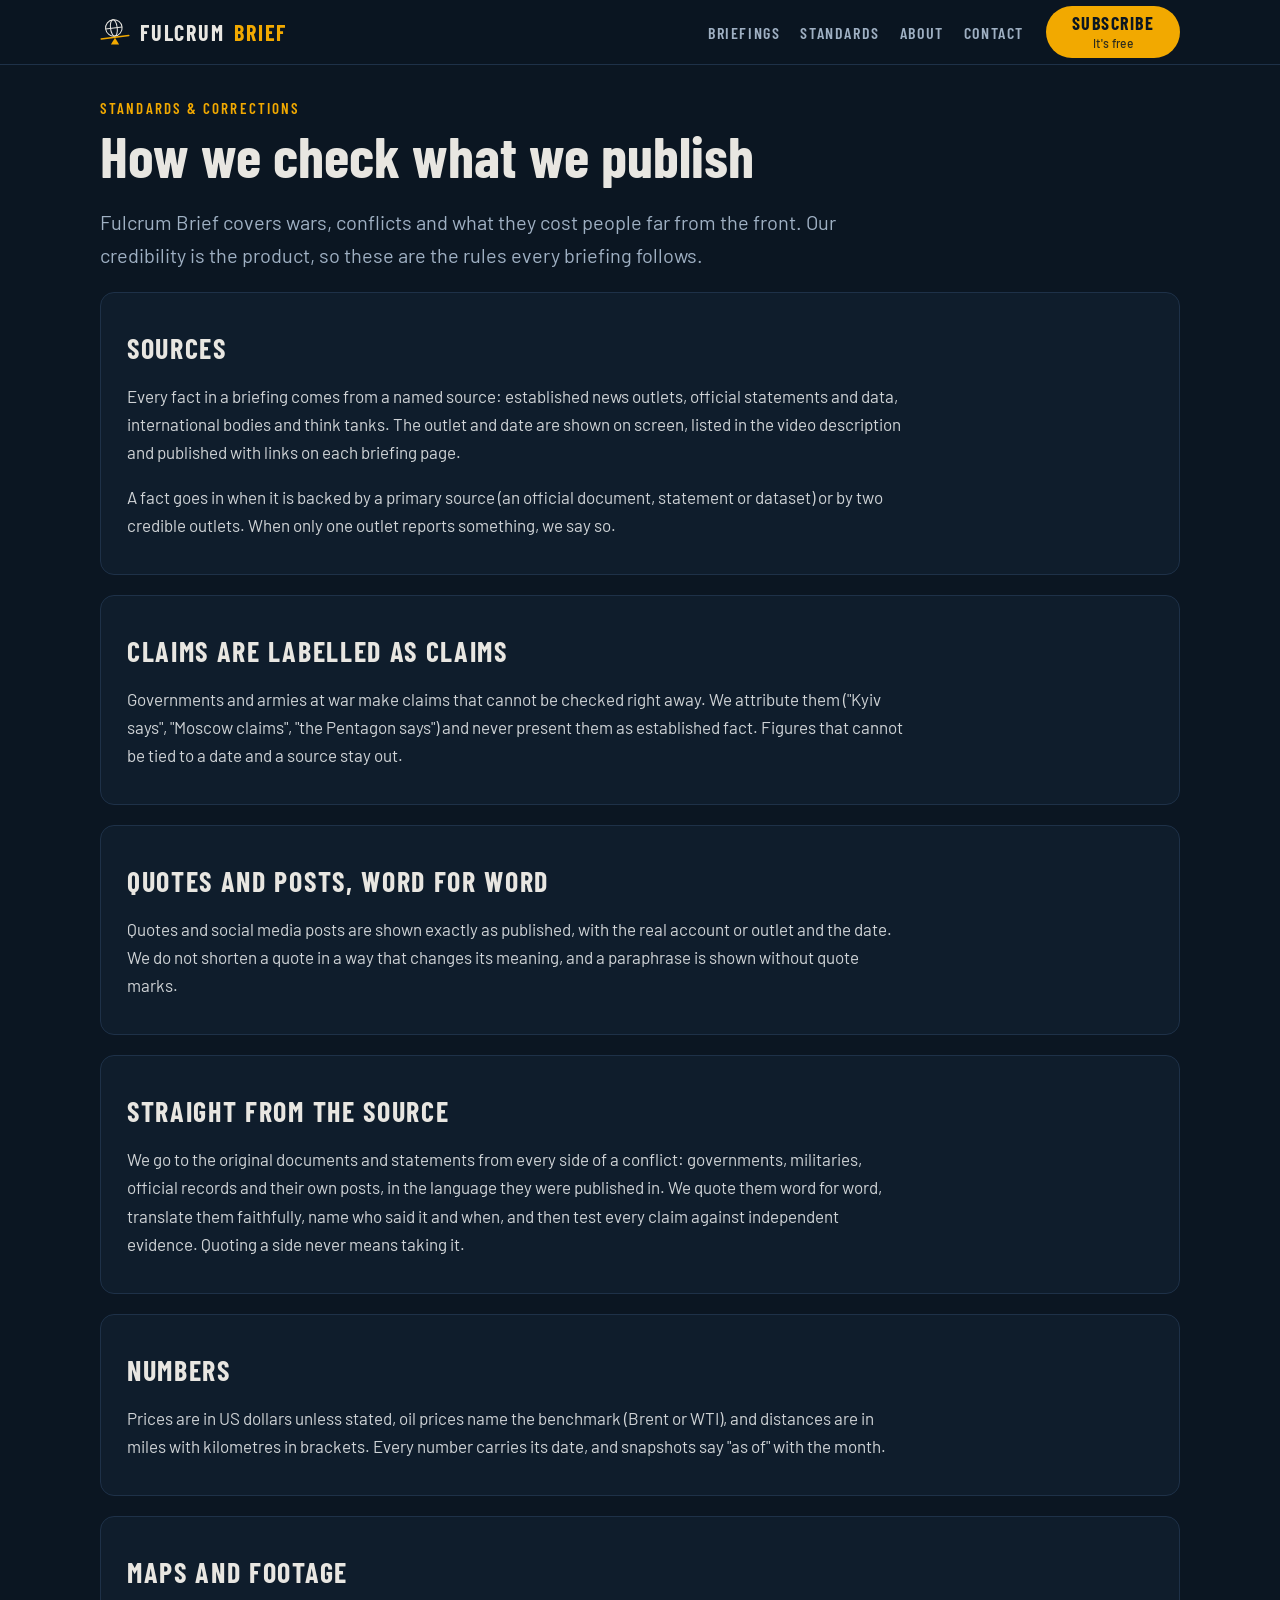
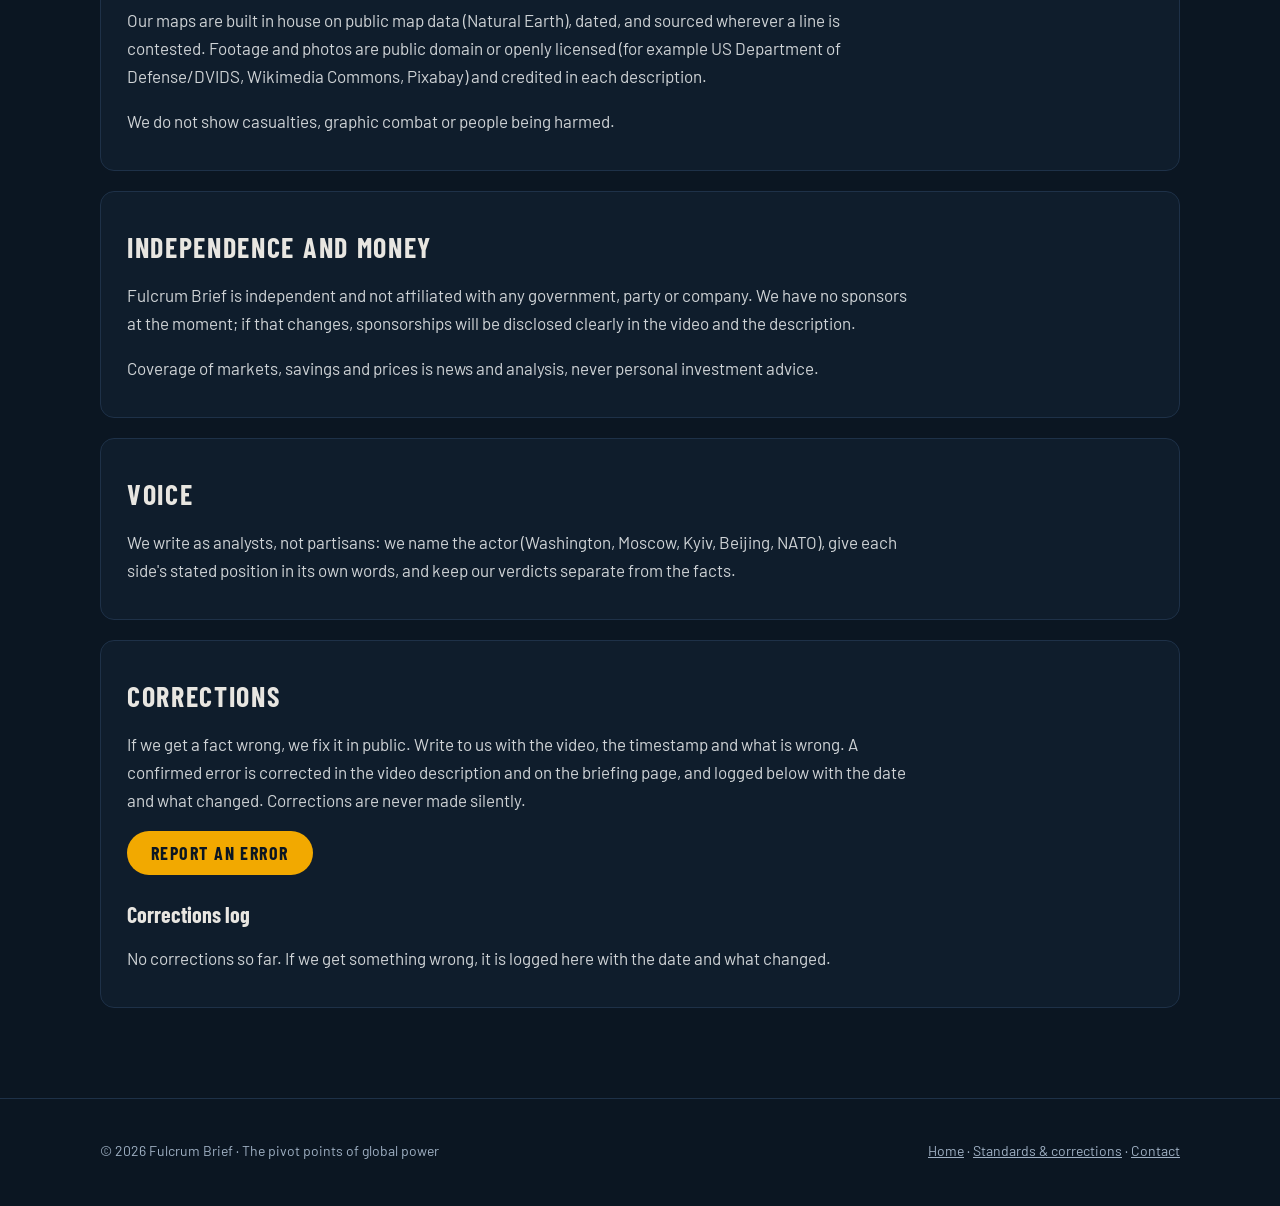
<file: standards/index.html>
<!doctype html>
<html lang="en">
<head>
<meta charset="utf-8">
<meta name="viewport" content="width=device-width, initial-scale=1">
<title>Standards &amp; corrections | Fulcrum Brief</title>
<meta name="description" content="Fulcrum Brief covers wars, conflicts and what they cost people far from the front. Our credibility is the product, so these are the rules every briefing follows.">
<link rel="canonical" href="https://fulcrumbrief.github.io/standards/">
<link rel="icon" href="/favicon.svg" type="image/svg+xml">
<link rel="stylesheet" href="/page.css">
<meta property="og:type" content="article">
<meta property="og:site_name" content="Fulcrum Brief">
<meta property="og:title" content="Standards &amp; corrections | Fulcrum Brief">
<meta property="og:description" content="Fulcrum Brief covers wars, conflicts and what they cost people far from the front. Our credibility is the product, so these are the rules every briefing follows.">
<meta property="og:url" content="https://fulcrumbrief.github.io/standards/">
<meta property="og:image" content="https://fulcrumbrief.github.io/og-cover.png">
<meta name="twitter:card" content="summary_large_image">
<meta name="twitter:site" content="@FulcrumBrief">
<meta name="theme-color" content="#0B1622">
<script type="application/ld+json">{"@context": "https://schema.org", "@graph": [{"@type": "WebPage", "name": "Standards & corrections", "url": "https://fulcrumbrief.github.io/standards/", "about": {"@id": "https://fulcrumbrief.github.io/#org"}}, {"@type": "NewsMediaOrganization", "@id": "https://fulcrumbrief.github.io/#org", "name": "Fulcrum Brief", "url": "https://fulcrumbrief.github.io", "correctionsPolicy": "https://fulcrumbrief.github.io/standards/#corrections", "verificationFactCheckingPolicy": "https://fulcrumbrief.github.io/standards/", "ethicsPolicy": "https://fulcrumbrief.github.io/standards/", "email": "contacttripointmedia@gmail.com"}]}</script>
</head>
<body>
<nav><div class="wrap">
  <a class="brand" href="/"><img src="/favicon.svg" alt="">Fulcrum <b>Brief</b></a>
  <div class="links"><a href="/#briefings">Briefings</a><a href="/standards/">Standards</a><a href="/#about">About</a><a href="/#contact">Contact</a></div>
  <a class="btn sub" href="https://www.youtube.com/@FulcrumBrief?sub_confirmation=1" target="_blank" rel="noopener">Subscribe<small>It's free</small></a>
</div></nav>
<main class="wrap page">
<article>
  <span class="kicker">Standards &amp; corrections</span>
  <h1>How we check what we publish</h1>
  <p class="lead">Fulcrum Brief covers wars, conflicts and what they cost people far from the front. Our credibility is the product, so these are the rules every briefing follows.</p>
  <div class="std"><h2>Sources</h2><p>Every fact in a briefing comes from a named source: established news outlets, official statements and data, international bodies and think tanks. The outlet and date are shown on screen, listed in the video description and published with links on each briefing page.</p><p>A fact goes in when it is backed by a primary source (an official document, statement or dataset) or by two credible outlets. When only one outlet reports something, we say so.</p></div><div class="std"><h2>Claims are labelled as claims</h2><p>Governments and armies at war make claims that cannot be checked right away. We attribute them (&quot;Kyiv says&quot;, &quot;Moscow claims&quot;, &quot;the Pentagon says&quot;) and never present them as established fact. Figures that cannot be tied to a date and a source stay out.</p></div><div class="std"><h2>Quotes and posts, word for word</h2><p>Quotes and social media posts are shown exactly as published, with the real account or outlet and the date. We do not shorten a quote in a way that changes its meaning, and a paraphrase is shown without quote marks.</p></div><div class="std"><h2>Straight from the source</h2><p>We go to the original documents and statements from every side of a conflict: governments, militaries, official records and their own posts, in the language they were published in. We quote them word for word, translate them faithfully, name who said it and when, and then test every claim against independent evidence. Quoting a side never means taking it.</p></div><div class="std"><h2>Numbers</h2><p>Prices are in US dollars unless stated, oil prices name the benchmark (Brent or WTI), and distances are in miles with kilometres in brackets. Every number carries its date, and snapshots say &quot;as of&quot; with the month.</p></div><div class="std"><h2>Maps and footage</h2><p>Our maps are built in house on public map data (Natural Earth), dated, and sourced wherever a line is contested. Footage and photos are public domain or openly licensed (for example US Department of Defense/DVIDS, Wikimedia Commons, Pixabay) and credited in each description.</p><p>We do not show casualties, graphic combat or people being harmed.</p></div><div class="std"><h2>Independence and money</h2><p>Fulcrum Brief is independent and not affiliated with any government, party or company. We have no sponsors at the moment; if that changes, sponsorships will be disclosed clearly in the video and the description.</p><p>Coverage of markets, savings and prices is news and analysis, never personal investment advice.</p></div><div class="std"><h2>Voice</h2><p>We write as analysts, not partisans: we name the actor (Washington, Moscow, Kyiv, Beijing, NATO), give each side&#x27;s stated position in its own words, and keep our verdicts separate from the facts.</p></div>
  <div class="std" id="corrections"><h2>Corrections</h2>
    <p>If we get a fact wrong, we fix it in public. Write to us with the video, the timestamp and what is wrong. A confirmed error is corrected in the video description and on the briefing page, and logged below with the date and what changed. Corrections are never made silently.</p>
    <p><a class="btn" href="mailto:contacttripointmedia@gmail.com?subject=Correction">Report an error</a></p>
    <h3>Corrections log</h3><p>No corrections so far. If we get something wrong, it is logged here with the date and what changed.</p></div>
</article>
</main>
<footer><div class="wrap">
  <span>© 2026 Fulcrum Brief · The pivot points of global power</span>
  <span><a href="/">Home</a> · <a href="/standards/">Standards &amp; corrections</a> · <a href="mailto:contacttripointmedia@gmail.com">Contact</a></span>
</div></footer>
</body>
</html>
</file>
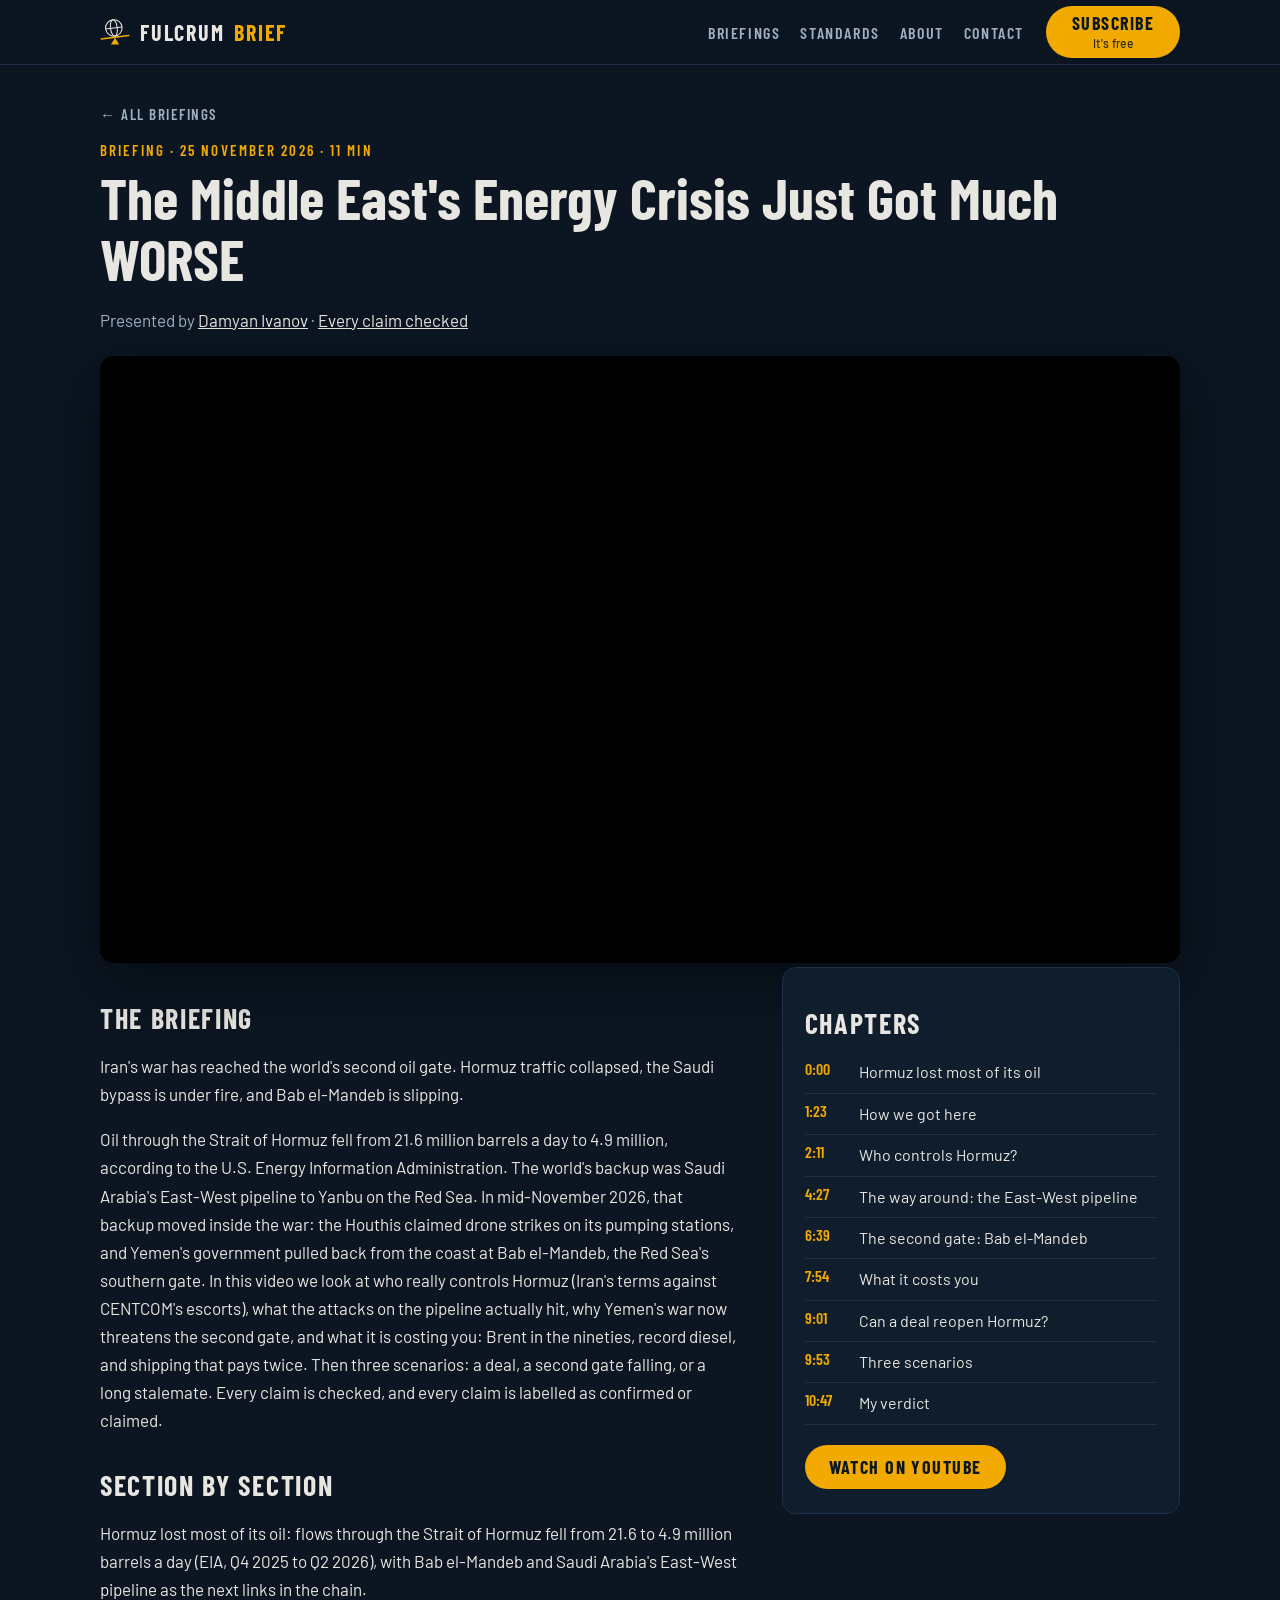
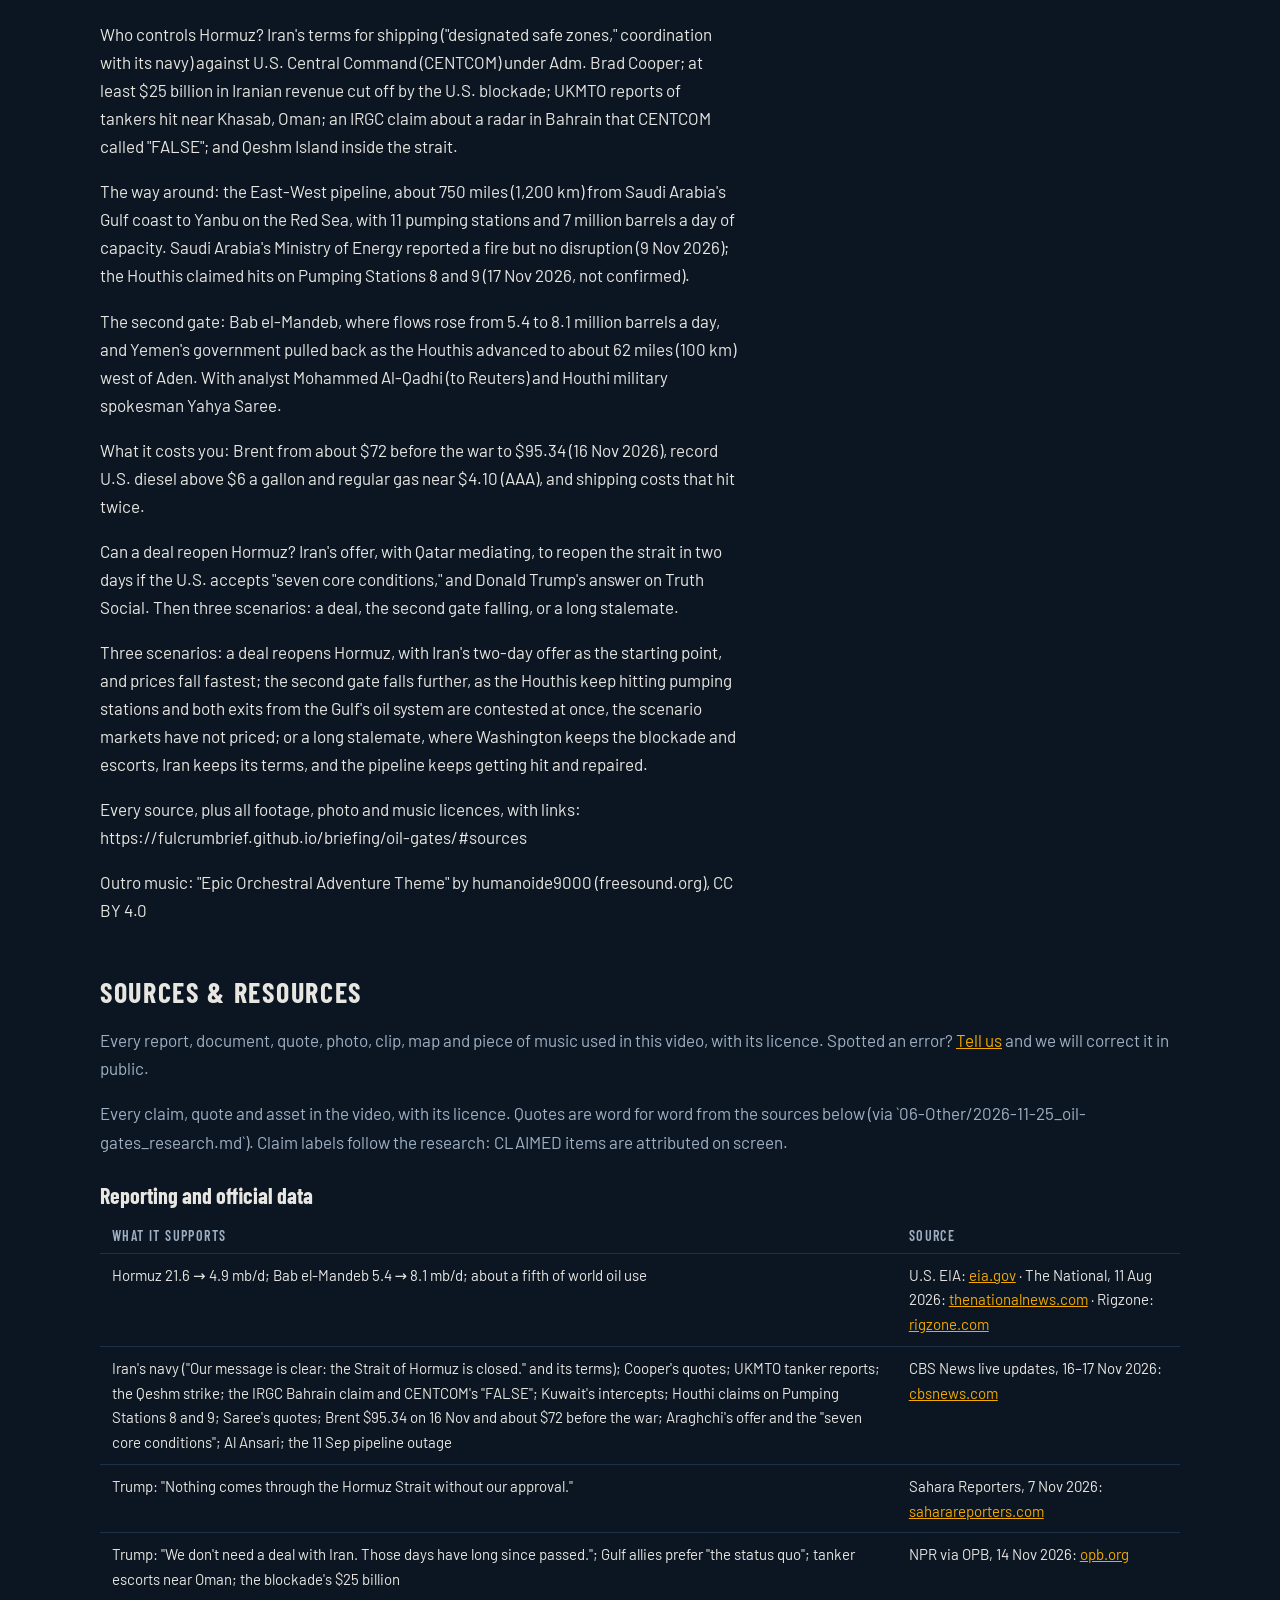
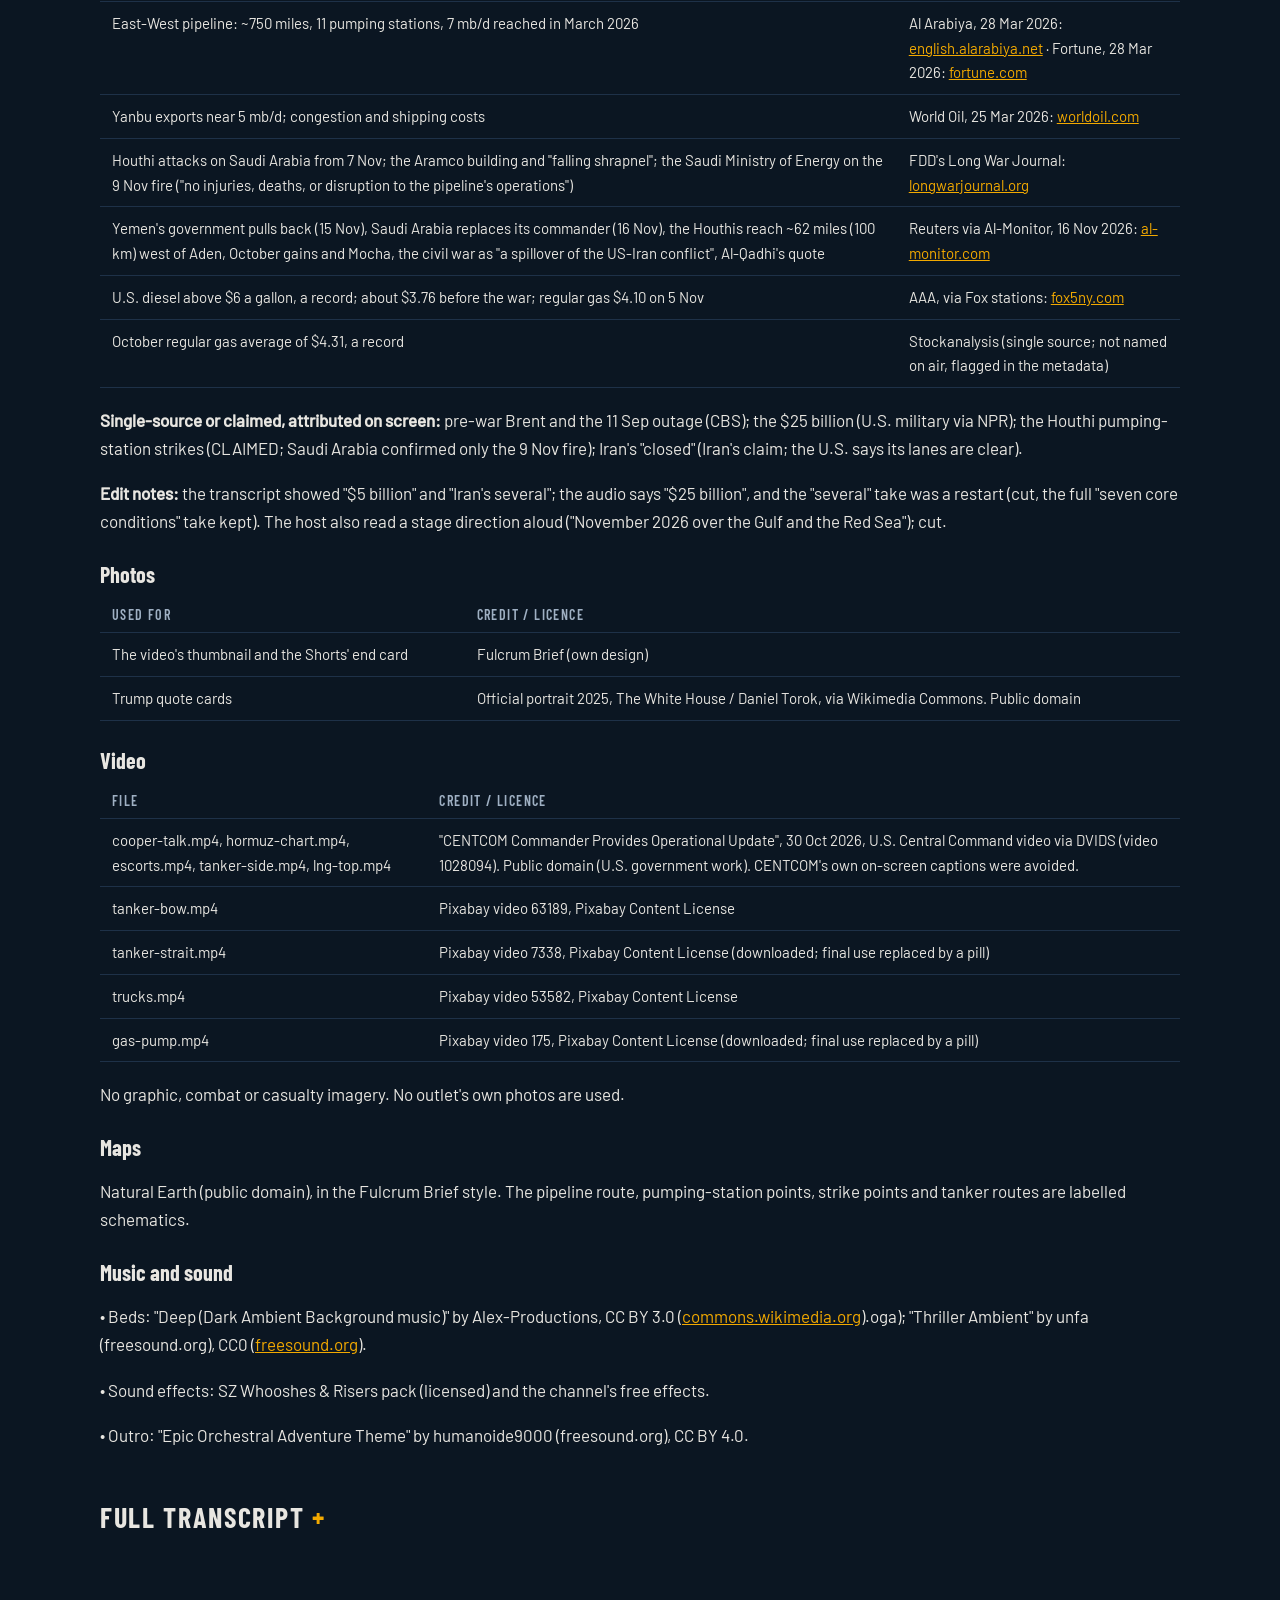
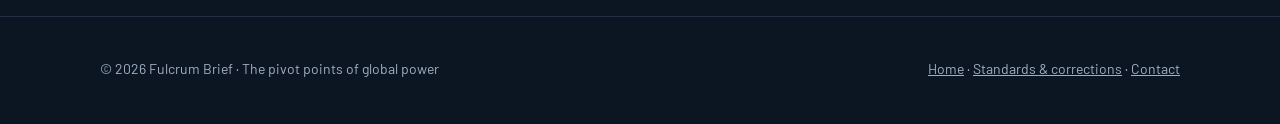
<file: briefing/oil-gates/index.html>
<!doctype html>
<html lang="en">
<head>
<meta charset="utf-8">
<meta name="viewport" content="width=device-width, initial-scale=1">
<title>The Middle East&#x27;s Energy Crisis Just Got Much WORSE | Fulcrum Brief</title>
<meta name="description" content="Iran&#x27;s war has reached the world&#x27;s second oil gate. Hormuz traffic collapsed, the Saudi bypass is under fire, and Bab el-Mandeb is slipping.">
<link rel="canonical" href="https://fulcrumbrief.github.io/briefing/oil-gates/">
<link rel="icon" href="/favicon.svg" type="image/svg+xml">
<link rel="stylesheet" href="/page.css">
<meta property="og:type" content="article">
<meta property="og:site_name" content="Fulcrum Brief">
<meta property="og:title" content="The Middle East&#x27;s Energy Crisis Just Got Much WORSE | Fulcrum Brief">
<meta property="og:description" content="Iran&#x27;s war has reached the world&#x27;s second oil gate. Hormuz traffic collapsed, the Saudi bypass is under fire, and Bab el-Mandeb is slipping.">
<meta property="og:url" content="https://fulcrumbrief.github.io/briefing/oil-gates/">
<meta property="og:image" content="https://i.ytimg.com/vi/nIvqdESKYiE/maxresdefault.jpg">
<meta name="twitter:card" content="summary_large_image">
<meta name="twitter:site" content="@FulcrumBrief">
<meta name="theme-color" content="#0B1622">
<script type="application/ld+json">{"@context": "https://schema.org", "@graph": [{"@type": "VideoObject", "name": "The Middle East's Energy Crisis Just Got Much WORSE", "description": "Iran's war has reached the world's second oil gate. Hormuz traffic collapsed, the Saudi bypass is under fire, and Bab el-Mandeb is slipping. Oil through the Strait of Hormuz fell from 21.6 million barrels a day to 4.9 million, according to the U.S. Energy Information Administration. The world's backup was Saudi Arabia's East-West pipeline to Yanbu on the Red Sea. In mid-November 2026, that backup moved inside the war: the Houthis claimed drone strikes on its pumping stations, and Yemen's government pulled back from the coast at Bab el-Mandeb, the Red Sea's southern gate. In this video we look at who really controls Hormuz (Iran's terms against CENTCOM's escorts), what the attacks on the pipeline actually hit, why Yemen's war now threatens the second gate, and what it is costing you: Brent in the nineties, record diesel, and shipping that pays twice. Then three scenarios: a deal, a second gate falling, or a long stalemate. Every claim is checked, and every claim is labelled as confirmed or claimed.", "thumbnailUrl": ["https://i.ytimg.com/vi/nIvqdESKYiE/maxresdefault.jpg"], "uploadDate": "2026-11-25T20:00:26Z", "duration": "PT11M37S", "embedUrl": "https://www.youtube-nocookie.com/embed/nIvqdESKYiE", "contentUrl": "https://www.youtube.com/watch?v=nIvqdESKYiE", "publisher": {"@id": "https://fulcrumbrief.github.io/#org"}, "creator": {"@id": "https://fulcrumbrief.github.io/#host"}, "hasPart": [{"@type": "Clip", "name": "Hormuz lost most of its oil", "startOffset": 0, "endOffset": 83, "url": "https://www.youtube.com/watch?v=nIvqdESKYiE&t=0s"}, {"@type": "Clip", "name": "How we got here", "startOffset": 83, "endOffset": 131, "url": "https://www.youtube.com/watch?v=nIvqdESKYiE&t=83s"}, {"@type": "Clip", "name": "Who controls Hormuz?", "startOffset": 131, "endOffset": 267, "url": "https://www.youtube.com/watch?v=nIvqdESKYiE&t=131s"}, {"@type": "Clip", "name": "The way around: the East-West pipeline", "startOffset": 267, "endOffset": 399, "url": "https://www.youtube.com/watch?v=nIvqdESKYiE&t=267s"}, {"@type": "Clip", "name": "The second gate: Bab el-Mandeb", "startOffset": 399, "endOffset": 474, "url": "https://www.youtube.com/watch?v=nIvqdESKYiE&t=399s"}, {"@type": "Clip", "name": "What it costs you", "startOffset": 474, "endOffset": 541, "url": "https://www.youtube.com/watch?v=nIvqdESKYiE&t=474s"}, {"@type": "Clip", "name": "Can a deal reopen Hormuz?", "startOffset": 541, "endOffset": 593, "url": "https://www.youtube.com/watch?v=nIvqdESKYiE&t=541s"}, {"@type": "Clip", "name": "Three scenarios", "startOffset": 593, "endOffset": 647, "url": "https://www.youtube.com/watch?v=nIvqdESKYiE&t=593s"}, {"@type": "Clip", "name": "My verdict", "startOffset": 647, "endOffset": 697, "url": "https://www.youtube.com/watch?v=nIvqdESKYiE&t=647s"}], "transcript": "Twenty-one point six million barrels a day. That's how much oil moved through the Strait of Hormuz before this war. That's roughly a fifth of all the oil the world uses. By the spring of 2026, it was four point nine million. So where did the rest go? And what happens when that escape route is hit too? A lot of it went west. Through one Saudi pipeline, to the port of Yanbu on the Red Sea. On November seventeenth, the Houthis claimed drone strikes on that pipeline. And two days earlier, something else moved. Yemen's government pulled back from the coast at the Red Sea's southern gate. Now listen to Iran's navy, on November seventeenth. \"Our message is clear: the Strait of Hormuz is closed.\" Washington says the opposite. Hold that thought. This is the pivot. Since the spring, the world had a backup plan. When the first gate choked, the oil went around it. In mid-November 2026, that backup moved inside the war. The pipeline became a target. And the second gate's coast started to slip. So, three questions. Questions, Who actually controls Hormuz? Can the Saudi bypass survive? And what is this costing you? First, how we got here. Late February 2026. The U.S. and Israel launch their war on Iran. Brent crude is about seventy-two dollars a barrel, according to CBS News. Spring 2026. Hormuz traffic collapses. Saudi Arabia pushes its East-West pipeline to its full capacity. That's seven million barrels a day. Summer 2026. Yemen's civil war, quiet since 2022, reignites. Reuters calls it a spillover of the U.S.-Iran conflict. November 2026. The Houthis start firing at Saudi Arabia almost daily. Nine months. One gate choked. And now the way around it is under fire. But first, the gate everyone watches. Who is really in charge there? Iran has a clear set of terms. Its navy says safe passage needs coordination with Iran's armed forces. Ships must use its \"designated safe zones.\" And keep their navigation systems switched on. The U.S. tells different story. In late October, the CENTCOM commander, Admiral Brad Cooper, said this. \"We also successfully cleared the strait's internationally recognized primary transit routes of Iranian sea mines.\" In mid-November, he went further. \"Iran's navy is all at the bottom of the sea.\" American warships now escort tankers along a route near Oman's coast. And the U.S. Navy blockades Iran's own ports. The U.S. military says that has cut Iran off from at least twenty-five billion And on November seventh, President Trump went further. \"Nothing comes through the Hormuz Strait without our approval.\" So two governments both say they control the same strait. Iran has attacked ships using the southern route since the summer. The ships tell you what that's worth. On November sixteenth, the UK's maritime agency reported a tanker struck by an unknown projectile. Another was disabled and on fire near Oman. The crews were reported safe. The next day, U.S. forces struck an Iranian missile site on Qeshm Island. A U.S. official called self-defense. The same week, Iran's Revolutionary Guards claimed drone hits on a U.S. radar in Bahrain. CENTCOM called that claim \"FALSE.\" It said the drones were intercepted. Kuwait's army reported shooting down \"hostile drone attacks\" too. Here's my read. Nobody controls Hormuz. Both sides can make it dangerous. Neither can make it normal. And when one gate stays dangerous, everything depends on the way around it. If you want to see where the oil really goes, that's what we map here. Subscribing keeps the next map coming. Here's the way around. The East-West pipeline runs about seven hundred fifty miles across Saudi Arabia. It has eleven pumping stations. At full power, it moves seven million barrels a day to the Red Sea. From Yanbu, Saudi exports reached nearly five million barrels a day this spring. That's a lot for one port. Analysts warned of congestion and higher shipping costs. That made the Red Sea's southern gate busier than before the war. The EIA says flows there rose to eight point one million barrels a day. That was the second quarter of 2026. Now the attacks. First, September eleventh. According to CBS News, a drone attack knocked the pipeline out for nearly two weeks. It was blamed on Iran-backed groups in northern Iraq. Then the Houthis joined in, from November seventh. Missiles and drones at Riyadh, its airport and oil sites. An Aramco building in Riyadh's financial district was damaged. Saudi officials blamed \"falling shrapnel.\" On November ninth, the energy ministry confirmed a fire on the pipeline. That was in Medina province. It reported \"no injuries, deaths, or disruption to the pipeline's operations.\" Then, on November seventeenth, the Houthis made their biggest claim yet. They say drones hit Pumping Station Nine, west of Riyadh, and Pumping Station Eight. Saudi Arabia says it shot down a drone near Riyadh. It hasn't confirmed damage to the stations. So what does that mean? The pipeline is still running, as far as anyone has confirmed. But a backup that gets hit every few days isn't a backup anymore. It's a second front. And the pipeline only gets the oil to the Red Sea. still has to get out. Look at the map. A tanker leaving Yanbu for Europe goes north, through Suez. A tanker leaving for Asia goes south. Through Bab el-Mandeb. That's where Yemen's war just turned. On November fifteenth, Yemen's government said it was pulling back from areas near the strait. It would focus on defending Aden instead. The next day, Saudi Arabia replaced the commander of its coalition. And the Houthis reached a point about sixty-two miles west of Aden. It's a sharp turn. In October, government forces had retaken ground near the strait. They never retook the port of Mocha, further up the coast. Now they're falling back. One analyst, Mohammed Al-Qadhi, summed it up for Reuters. \"It is a major setback.\" \"The government was aiming to recapture Sanaa, but now they are defending Aden.\" The Houthis' spokesman, Yahya Saree, claimed the strait is now safer. Safer, he said, \"now that the Saudi enemy has been defeated.\" And he described their strategy in one line. \"Responding to the blockade with a blockade and to escalation with escalation.\" The Houthis have declared a blockade of Saudi ports and ships in the Red Sea. So both gates now have an armed group on the shore saying who may pass. What does that cost the rest of us? Start with crude. Before the war, Brent sat at about seventy-two dollars a barrel, according to CBS News. On November sixteenth, it was just over ninety-five. The bigger hit is diesel. In early November, the U.S. average for diesel topped six dollars a gallon. That's the first time ever, according to AAA. Before the war, it was about three seventy-six. Diesel moves the trucks that stock every store. So it shows up in prices far from the gas pump. In October, regular gas averaged a record $4.31 By November fifth, it was about $4.10. It's falling, but still a record for this time of year. And shipping pays twice. Rerouting through Yanbu means longer trips and crowded ports. If Bab el-Mandeb closes too, tankers bound for Asia have no short way out. That's a cost for refiners in Japan and South Korea long before it reaches you. So can diplomacy reopen the first gate? Qatar is mediating. Its spokesman, Majed Al Ansari, warned that fighting on the ground is an \"extremely grave danger\" to a deal. On November sixteenth, Iran's foreign minister, Abbas Araghchi, made an offer. He said ten regional countries back a plan to reopen Hormuz within two days. The condition: Washington accepts Iran's \"seven core conditions.\" They include releasing frozen money and lifting the U.S. naval blockade. The White House called the demands \"unacceptable.\" And President Trump had already posted his view. \"We don't need a deal with Iran. Those days have long since passed.\" He also said Gulf allies prefer \"the status quo\" of economic pressure. So where does this go? Three ways this can play out. This is analysis, not a forecast. One. A deal reopens Hormuz. Iran's two-day offer becomes the starting point. The first gate opens. The bypass matters less. Prices fall fastest in this one. Two. The second gate falls further. The Houthis keep pushing toward Aden and keep hitting pumping stations. Then both exits from the Gulf's oil system are contested at once. That's the scenario markets haven't priced. Three. The long stalemate. This is the status quo the White House says it prefers. Washington keeps the blockade and the escorts. Iran keeps its terms. The pipeline keeps getting hit and keeps getting fixed. And diesel stays high into the winter. My verdict: this war's center of gravity has moved. It's no longer just the strait. It's the pipes and the coastline that were supposed to replace it. So here's my question. Should Washington take deal to reopen Hormuz? Or hold out, and protect the way around it? Tell me in the comments. Next, the other blockade the world's planners study. China, Taiwan, and the first seven days if Beijing stops ships instead of storming beaches. That's in the next video.", "inLanguage": "en"}, {"@type": "Person", "@id": "https://fulcrumbrief.github.io/#host", "name": "Damyan Ivanov", "jobTitle": "Host", "worksFor": {"@id": "https://fulcrumbrief.github.io/#org"}, "sameAs": ["https://www.quora.com/profile/Damyan-Ivanov-2"]}, {"@type": "NewsMediaOrganization", "@id": "https://fulcrumbrief.github.io/#org", "name": "Fulcrum Brief", "url": "https://fulcrumbrief.github.io", "logo": "https://fulcrumbrief.github.io/logo.png", "correctionsPolicy": "https://fulcrumbrief.github.io/standards/#corrections", "verificationFactCheckingPolicy": "https://fulcrumbrief.github.io/standards/", "ethicsPolicy": "https://fulcrumbrief.github.io/standards/"}, {"@type": "BreadcrumbList", "itemListElement": [{"@type": "ListItem", "position": 1, "name": "Fulcrum Brief", "item": "https://fulcrumbrief.github.io/"}, {"@type": "ListItem", "position": 2, "name": "The Middle East's Energy Crisis Just Got Much WORSE"}]}]}</script>
</head>
<body>
<nav><div class="wrap">
  <a class="brand" href="/"><img src="/favicon.svg" alt="">Fulcrum <b>Brief</b></a>
  <div class="links"><a href="/#briefings">Briefings</a><a href="/standards/">Standards</a><a href="/#about">About</a><a href="/#contact">Contact</a></div>
  <a class="btn sub" href="https://www.youtube.com/@FulcrumBrief?sub_confirmation=1" target="_blank" rel="noopener">Subscribe<small>It's free</small></a>
</div></nav>
<main class="wrap page">
<article>
  <a class="back" href="/#briefings">← All briefings</a>
  <span class="kicker">Briefing · 25 November 2026 · 11 min</span>
  <h1>The Middle East&#x27;s Energy Crisis Just Got Much WORSE</h1>
  <p class="byline">Presented by <a href="/#about">Damyan Ivanov</a> · <a href="/standards/">Every claim checked</a></p>
  <div class="player"><iframe src="https://www.youtube-nocookie.com/embed/nIvqdESKYiE" title="The Middle East&#x27;s Energy Crisis Just Got Much WORSE" loading="lazy" allowfullscreen
    allow="accelerometer; clipboard-write; encrypted-media; gyroscope; picture-in-picture; web-share"></iframe></div>
  <div class="cols">
    <div>
      <h2>The briefing</h2>
      <p>Iran&#x27;s war has reached the world&#x27;s second oil gate. Hormuz traffic collapsed, the Saudi bypass is under fire, and Bab el-Mandeb is slipping.</p><p>Oil through the Strait of Hormuz fell from 21.6 million barrels a day to 4.9 million, according to the U.S. Energy Information Administration. The world&#x27;s backup was Saudi Arabia&#x27;s East-West pipeline to Yanbu on the Red Sea. In mid-November 2026, that backup moved inside the war: the Houthis claimed drone strikes on its pumping stations, and Yemen&#x27;s government pulled back from the coast at Bab el-Mandeb, the Red Sea&#x27;s southern gate. In this video we look at who really controls Hormuz (Iran&#x27;s terms against CENTCOM&#x27;s escorts), what the attacks on the pipeline actually hit, why Yemen&#x27;s war now threatens the second gate, and what it is costing you: Brent in the nineties, record diesel, and shipping that pays twice. Then three scenarios: a deal, a second gate falling, or a long stalemate. Every claim is checked, and every claim is labelled as confirmed or claimed.</p>
      <h2>Section by section</h2><p>Hormuz lost most of its oil: flows through the Strait of Hormuz fell from 21.6 to 4.9 million barrels a day (EIA, Q4 2025 to Q2 2026), with Bab el-Mandeb and Saudi Arabia&#x27;s East-West pipeline as the next links in the chain.</p><p>Who controls Hormuz? Iran&#x27;s terms for shipping (&quot;designated safe zones,&quot; coordination with its navy) against U.S. Central Command (CENTCOM) under Adm. Brad Cooper; at least $25 billion in Iranian revenue cut off by the U.S. blockade; UKMTO reports of tankers hit near Khasab, Oman; an IRGC claim about a radar in Bahrain that CENTCOM called &quot;FALSE&quot;; and Qeshm Island inside the strait.</p><p>The way around: the East-West pipeline, about 750 miles (1,200 km) from Saudi Arabia&#x27;s Gulf coast to Yanbu on the Red Sea, with 11 pumping stations and 7 million barrels a day of capacity. Saudi Arabia&#x27;s Ministry of Energy reported a fire but no disruption (9 Nov 2026); the Houthis claimed hits on Pumping Stations 8 and 9 (17 Nov 2026, not confirmed).</p><p>The second gate: Bab el-Mandeb, where flows rose from 5.4 to 8.1 million barrels a day, and Yemen&#x27;s government pulled back as the Houthis advanced to about 62 miles (100 km) west of Aden. With analyst Mohammed Al-Qadhi (to Reuters) and Houthi military spokesman Yahya Saree.</p><p>What it costs you: Brent from about $72 before the war to $95.34 (16 Nov 2026), record U.S. diesel above $6 a gallon and regular gas near $4.10 (AAA), and shipping costs that hit twice.</p><p>Can a deal reopen Hormuz? Iran&#x27;s offer, with Qatar mediating, to reopen the strait in two days if the U.S. accepts &quot;seven core conditions,&quot; and Donald Trump&#x27;s answer on Truth Social. Then three scenarios: a deal, the second gate falling, or a long stalemate.</p><p>Three scenarios: a deal reopens Hormuz, with Iran&#x27;s two-day offer as the starting point, and prices fall fastest; the second gate falls further, as the Houthis keep hitting pumping stations and both exits from the Gulf&#x27;s oil system are contested at once, the scenario markets have not priced; or a long stalemate, where Washington keeps the blockade and escorts, Iran keeps its terms, and the pipeline keeps getting hit and repaired.</p><p>Every source, plus all footage, photo and music licences, with links: https://fulcrumbrief.github.io/briefing/oil-gates/#sources</p><p>Outro music: &quot;Epic Orchestral Adventure Theme&quot; by humanoide9000 (freesound.org), CC BY 4.0</p>
    </div>
    <aside>
      <h2>Chapters</h2>
      <ol class="chap"><li><a href="https://www.youtube.com/watch?v=nIvqdESKYiE&amp;t=0s" target="_blank" rel="noopener"><span>0:00</span>Hormuz lost most of its oil</a></li><li><a href="https://www.youtube.com/watch?v=nIvqdESKYiE&amp;t=83s" target="_blank" rel="noopener"><span>1:23</span>How we got here</a></li><li><a href="https://www.youtube.com/watch?v=nIvqdESKYiE&amp;t=131s" target="_blank" rel="noopener"><span>2:11</span>Who controls Hormuz?</a></li><li><a href="https://www.youtube.com/watch?v=nIvqdESKYiE&amp;t=267s" target="_blank" rel="noopener"><span>4:27</span>The way around: the East-West pipeline</a></li><li><a href="https://www.youtube.com/watch?v=nIvqdESKYiE&amp;t=399s" target="_blank" rel="noopener"><span>6:39</span>The second gate: Bab el-Mandeb</a></li><li><a href="https://www.youtube.com/watch?v=nIvqdESKYiE&amp;t=474s" target="_blank" rel="noopener"><span>7:54</span>What it costs you</a></li><li><a href="https://www.youtube.com/watch?v=nIvqdESKYiE&amp;t=541s" target="_blank" rel="noopener"><span>9:01</span>Can a deal reopen Hormuz?</a></li><li><a href="https://www.youtube.com/watch?v=nIvqdESKYiE&amp;t=593s" target="_blank" rel="noopener"><span>9:53</span>Three scenarios</a></li><li><a href="https://www.youtube.com/watch?v=nIvqdESKYiE&amp;t=647s" target="_blank" rel="noopener"><span>10:47</span>My verdict</a></li></ol>
      <a class="btn" href="https://www.youtube.com/watch?v=nIvqdESKYiE" target="_blank" rel="noopener">Watch on YouTube</a>
    </aside>
  </div>
  <section id="sources"><h2>Sources &amp; resources</h2>
    <p class="muted">Every report, document, quote, photo, clip, map and piece of music used in this video, with its licence. Spotted an error? <a href="/standards/#corrections">Tell us</a> and we will correct it in public.</p>
    <p class="muted">Every claim, quote and asset in the video, with its licence. Quotes are word for word from the sources below (via `06-Other/2026-11-25_oil-gates_research.md`). Claim labels follow the research: CLAIMED items are attributed on screen.</p>
<h3>Reporting and official data</h3>
<div class="tbl"><table><thead><tr><th>What it supports</th><th>Source</th></tr></thead><tbody><tr><td>Hormuz 21.6 → 4.9 mb/d; Bab el-Mandeb 5.4 → 8.1 mb/d; about a fifth of world oil use</td><td>U.S. EIA: <a href="https://www.eia.gov/todayinenergy/detail.php?id=65504" target="_blank" rel="noopener nofollow">eia.gov</a> · The National, 11 Aug 2026: <a href="https://www.thenationalnews.com/business/energy/2026/08/11/oil-disruptions-from-iran-war-to-continue-through-next-year-us-says/" target="_blank" rel="noopener nofollow">thenationalnews.com</a> · Rigzone: <a href="https://www.rigzone.com/news/how_much_oil_transited_through_worlds_chokepoints_in_2q-12-aug-2026-184358-article/?rss=true" target="_blank" rel="noopener nofollow">rigzone.com</a></td></tr><tr><td>Iran&#x27;s navy (&quot;Our message is clear: the Strait of Hormuz is closed.&quot; and its terms); Cooper&#x27;s quotes; UKMTO tanker reports; the Qeshm strike; the IRGC Bahrain claim and CENTCOM&#x27;s &quot;FALSE&quot;; Kuwait&#x27;s intercepts; Houthi claims on Pumping Stations 8 and 9; Saree&#x27;s quotes; Brent $95.34 on 16 Nov and about $72 before the war; Araghchi&#x27;s offer and the &quot;seven core conditions&quot;; Al Ansari; the 11 Sep pipeline outage</td><td>CBS News live updates, 16–17 Nov 2026: <a href="https://www.cbsnews.com/live-updates/iran-war-us-nuclear-oil-strait-of-hormuz/" target="_blank" rel="noopener nofollow">cbsnews.com</a></td></tr><tr><td>Trump: &quot;Nothing comes through the Hormuz Strait without our approval.&quot;</td><td>Sahara Reporters, 7 Nov 2026: <a href="https://saharareporters.com/2026/11/07/trump-insists-strait-hormuz-blockade-claims-nothing-going-iran-no-oil-going-there" target="_blank" rel="noopener nofollow">saharareporters.com</a></td></tr><tr><td>Trump: &quot;We don&#x27;t need a deal with Iran. Those days have long since passed.&quot;; Gulf allies prefer &quot;the status quo&quot;; tanker escorts near Oman; the blockade&#x27;s $25 billion</td><td>NPR via OPB, 14 Nov 2026: <a href="https://www.opb.org/article/2026/11/14/gulf-in-limbo-as-trump-says-no-iran-deal-needed/" target="_blank" rel="noopener nofollow">opb.org</a></td></tr><tr><td>East-West pipeline: ~750 miles, 11 pumping stations, 7 mb/d reached in March 2026</td><td>Al Arabiya, 28 Mar 2026: <a href="https://english.alarabiya.net/amp/business/energy/2026/03/28/saudi-pipeline-that-bypasses-strait-of-hormuz-hits-7millionbarrel-goal" target="_blank" rel="noopener nofollow">english.alarabiya.net</a> · Fortune, 28 Mar 2026: <a href="https://fortune.com/2026/03/28/saudi-arabia-east-west-oil-pipeline-strait-hormuz-bypass-7-million-barrels-yanbu-red-sea/" target="_blank" rel="noopener nofollow">fortune.com</a></td></tr><tr><td>Yanbu exports near 5 mb/d; congestion and shipping costs</td><td>World Oil, 25 Mar 2026: <a href="https://www.worldoil.com/news/2026/3/25/saudi-arabia-ramps-yanbu-exports-toward-5-mmbpd-as-hormuz-disruption-forces-rerouting/" target="_blank" rel="noopener nofollow">worldoil.com</a></td></tr><tr><td>Houthi attacks on Saudi Arabia from 7 Nov; the Aramco building and &quot;falling shrapnel&quot;; the Saudi Ministry of Energy on the 9 Nov fire (&quot;no injuries, deaths, or disruption to the pipeline&#x27;s operations&quot;)</td><td>FDD&#x27;s Long War Journal: <a href="https://www.longwarjournal.org/?p=128285" target="_blank" rel="noopener nofollow">longwarjournal.org</a></td></tr><tr><td>Yemen&#x27;s government pulls back (15 Nov), Saudi Arabia replaces its commander (16 Nov), the Houthis reach ~62 miles (100 km) west of Aden, October gains and Mocha, the civil war as &quot;a spillover of the US-Iran conflict&quot;, Al-Qadhi&#x27;s quote</td><td>Reuters via Al-Monitor, 16 Nov 2026: <a href="https://www.al-monitor.com/originals/2026/11/after-yemen-setback-saudi-arabia-replaces-military-commander" target="_blank" rel="noopener nofollow">al-monitor.com</a></td></tr><tr><td>U.S. diesel above $6 a gallon, a record; about $3.76 before the war; regular gas $4.10 on 5 Nov</td><td>AAA, via Fox stations: <a href="https://www.fox5ny.com/news/diesel-prices-food" target="_blank" rel="noopener nofollow">fox5ny.com</a></td></tr><tr><td>October regular gas average of $4.31, a record</td><td>Stockanalysis (single source; not named on air, flagged in the metadata)</td></tr></tbody></table></div>
<p><b>Single-source or claimed, attributed on screen:</b> pre-war Brent and the 11 Sep outage (CBS); the $25 billion (U.S. military via NPR); the Houthi pumping-station strikes (CLAIMED; Saudi Arabia confirmed only the 9 Nov fire); Iran&#x27;s &quot;closed&quot; (Iran&#x27;s claim; the U.S. says its lanes are clear).</p>
<p><b>Edit notes:</b> the transcript showed &quot;$5 billion&quot; and &quot;Iran&#x27;s several&quot;; the audio says &quot;$25 billion&quot;, and the &quot;several&quot; take was a restart (cut, the full &quot;seven core conditions&quot; take kept). The host also read a stage direction aloud (&quot;November 2026 over the Gulf and the Red Sea&quot;); cut.</p>
<h3>Photos</h3>
<div class="tbl"><table><thead><tr><th>Used for</th><th>Credit / licence</th></tr></thead><tbody><tr><td>The video&#x27;s thumbnail and the Shorts&#x27; end card</td><td>Fulcrum Brief (own design)</td></tr><tr><td>Trump quote cards</td><td>Official portrait 2025, The White House / Daniel Torok, via Wikimedia Commons. Public domain</td></tr></tbody></table></div>
<h3>Video</h3>
<div class="tbl"><table><thead><tr><th>File</th><th>Credit / licence</th></tr></thead><tbody><tr><td>cooper-talk.mp4, hormuz-chart.mp4, escorts.mp4, tanker-side.mp4, lng-top.mp4</td><td>&quot;CENTCOM Commander Provides Operational Update&quot;, 30 Oct 2026, U.S. Central Command video via DVIDS (video 1028094). Public domain (U.S. government work). CENTCOM&#x27;s own on-screen captions were avoided.</td></tr><tr><td>tanker-bow.mp4</td><td>Pixabay video 63189, Pixabay Content License</td></tr><tr><td>tanker-strait.mp4</td><td>Pixabay video 7338, Pixabay Content License (downloaded; final use replaced by a pill)</td></tr><tr><td>trucks.mp4</td><td>Pixabay video 53582, Pixabay Content License</td></tr><tr><td>gas-pump.mp4</td><td>Pixabay video 175, Pixabay Content License (downloaded; final use replaced by a pill)</td></tr></tbody></table></div>
<p>No graphic, combat or casualty imagery. No outlet&#x27;s own photos are used.</p>
<h3>Maps</h3>
<p>Natural Earth (public domain), in the Fulcrum Brief style. The pipeline route, pumping-station points, strike points and tanker routes are labelled schematics.</p>
<h3>Music and sound</h3>
<p>• Beds: &quot;Deep (Dark Ambient Background music)&quot; by Alex-Productions, CC BY 3.0 (<a href="https://commons.wikimedia.org/wiki/File:Alex-Productions_-_Deep_(Dark_Ambient_Background_music" target="_blank" rel="noopener nofollow">commons.wikimedia.org</a>).oga); &quot;Thriller Ambient&quot; by unfa (freesound.org), CC0 (<a href="https://freesound.org/people/unfa/sounds/157133" target="_blank" rel="noopener nofollow">freesound.org</a>).</p>
<p>• Sound effects: SZ Whooshes &amp; Risers pack (licensed) and the channel&#x27;s free effects.</p>
<p>• Outro: &quot;Epic Orchestral Adventure Theme&quot; by humanoide9000 (freesound.org), CC BY 4.0.</p></section>
  <section id="transcript"><details><summary><h2>Full transcript</h2></summary><h3><a href="https://www.youtube.com/watch?v=nIvqdESKYiE&amp;t=0s" target="_blank" rel="noopener">0:00</a> Hormuz lost most of its oil</h3>
<p>Twenty-one point six million barrels a day. That&#x27;s how much oil moved through the Strait of Hormuz before this war. That&#x27;s roughly a fifth of all the oil the world uses. By the spring of 2026, it was four point nine million.</p>
<p>So where did the rest go? And what happens when that escape route is hit too? A lot of it went west. Through one Saudi pipeline, to the port of Yanbu on the Red Sea.</p>
<p>On November seventeenth, the Houthis claimed drone strikes on that pipeline. And two days earlier, something else moved. Yemen&#x27;s government pulled back from the coast at the Red Sea&#x27;s southern gate. Now listen to Iran&#x27;s navy, on November seventeenth.</p>
<p>&quot;Our message is clear: the Strait of Hormuz is closed.&quot; Washington says the opposite. Hold that thought. This is the pivot. Since the spring, the world had a backup plan.</p>
<p>When the first gate choked, the oil went around it. In mid-November 2026, that backup moved inside the war. The pipeline became a target. And the second gate&#x27;s coast started to slip.</p>
<p>So, three questions. Questions, Who actually controls Hormuz? Can the Saudi bypass survive? And what is this costing you?</p>
<h3><a href="https://www.youtube.com/watch?v=nIvqdESKYiE&amp;t=83s" target="_blank" rel="noopener">1:23</a> How we got here</h3>
<p>First, how we got here. Late February 2026. The U.S. and Israel launch their war on Iran. Brent crude is about seventy-two dollars a barrel, according to CBS News.</p>
<p>Spring 2026. Hormuz traffic collapses. Saudi Arabia pushes its East-West pipeline to its full capacity. That&#x27;s seven million barrels a day.</p>
<p>Summer 2026. Yemen&#x27;s civil war, quiet since 2022, reignites. Reuters calls it a spillover of the U.S.-Iran conflict. November 2026.</p>
<p>The Houthis start firing at Saudi Arabia almost daily. Nine months. One gate choked. And now the way around it is under fire.</p>
<h3><a href="https://www.youtube.com/watch?v=nIvqdESKYiE&amp;t=131s" target="_blank" rel="noopener">2:11</a> Who controls Hormuz?</h3>
<p>But first, the gate everyone watches. Who is really in charge there? Iran has a clear set of terms. Its navy says safe passage needs coordination with Iran&#x27;s armed forces.</p>
<p>Ships must use its &quot;designated safe zones.&quot; And keep their navigation systems switched on. The U.S. tells different story. In late October, the CENTCOM commander, Admiral Brad Cooper, said this. &quot;We also successfully cleared the strait&#x27;s internationally recognized primary transit routes of Iranian sea mines.&quot; In mid-November, he went further.</p>
<p>&quot;Iran&#x27;s navy is all at the bottom of the sea.&quot; American warships now escort tankers along a route near Oman&#x27;s coast. And the U.S. Navy blockades Iran&#x27;s own ports. The U.S. military says that has cut Iran off from at least twenty-five billion And on November seventh, President Trump went further.</p>
<p>&quot;Nothing comes through the Hormuz Strait without our approval.&quot; So two governments both say they control the same strait. Iran has attacked ships using the southern route since the summer. The ships tell you what that&#x27;s worth. On November sixteenth, the UK&#x27;s maritime agency reported a tanker struck by an unknown projectile.</p>
<p>Another was disabled and on fire near Oman. The crews were reported safe. The next day, U.S. forces struck an Iranian missile site on Qeshm Island. A U.S. official called self-defense.</p>
<p>The same week, Iran&#x27;s Revolutionary Guards claimed drone hits on a U.S. radar in Bahrain. CENTCOM called that claim &quot;FALSE.&quot; It said the drones were intercepted. Kuwait&#x27;s army reported shooting down &quot;hostile drone attacks&quot; too. Here&#x27;s my read.</p>
<p>Nobody controls Hormuz. Both sides can make it dangerous. Neither can make it normal. And when one gate stays dangerous, everything depends on the way around it.</p>
<p>If you want to see where the oil really goes, that&#x27;s what we map here. Subscribing keeps the next map coming.</p>
<h3><a href="https://www.youtube.com/watch?v=nIvqdESKYiE&amp;t=267s" target="_blank" rel="noopener">4:27</a> The way around: the East-West pipeline</h3>
<p>Here&#x27;s the way around. The East-West pipeline runs about seven hundred fifty miles across Saudi Arabia. It has eleven pumping stations. At full power, it moves seven million barrels a day to the Red Sea.</p>
<p>From Yanbu, Saudi exports reached nearly five million barrels a day this spring. That&#x27;s a lot for one port. Analysts warned of congestion and higher shipping costs. That made the Red Sea&#x27;s southern gate busier than before the war.</p>
<p>The EIA says flows there rose to eight point one million barrels a day. That was the second quarter of 2026. Now the attacks. First, September eleventh.</p>
<p>According to CBS News, a drone attack knocked the pipeline out for nearly two weeks. It was blamed on Iran-backed groups in northern Iraq. Then the Houthis joined in, from November seventh. Missiles and drones at Riyadh, its airport and oil sites.</p>
<p>An Aramco building in Riyadh&#x27;s financial district was damaged. Saudi officials blamed &quot;falling shrapnel.&quot; On November ninth, the energy ministry confirmed a fire on the pipeline. That was in Medina province. It reported &quot;no injuries, deaths, or disruption to the pipeline&#x27;s operations.&quot; Then, on November seventeenth, the Houthis made their biggest claim yet.</p>
<p>They say drones hit Pumping Station Nine, west of Riyadh, and Pumping Station Eight. Saudi Arabia says it shot down a drone near Riyadh. It hasn&#x27;t confirmed damage to the stations. So what does that mean?</p>
<p>The pipeline is still running, as far as anyone has confirmed. But a backup that gets hit every few days isn&#x27;t a backup anymore. It&#x27;s a second front. And the pipeline only gets the oil to the Red Sea. still has to get out.</p>
<p>Look at the map. A tanker leaving Yanbu for Europe goes north, through Suez. A tanker leaving for Asia goes south. Through Bab el-Mandeb.</p>
<h3><a href="https://www.youtube.com/watch?v=nIvqdESKYiE&amp;t=399s" target="_blank" rel="noopener">6:39</a> The second gate: Bab el-Mandeb</h3>
<p>That&#x27;s where Yemen&#x27;s war just turned. On November fifteenth, Yemen&#x27;s government said it was pulling back from areas near the strait. It would focus on defending Aden instead. The next day, Saudi Arabia replaced the commander of its coalition.</p>
<p>And the Houthis reached a point about sixty-two miles west of Aden. It&#x27;s a sharp turn. In October, government forces had retaken ground near the strait. They never retook the port of Mocha, further up the coast.</p>
<p>Now they&#x27;re falling back. One analyst, Mohammed Al-Qadhi, summed it up for Reuters. &quot;It is a major setback.&quot; &quot;The government was aiming to recapture Sanaa, but now they are defending Aden.&quot; The Houthis&#x27; spokesman, Yahya Saree, claimed the strait is now safer. Safer, he said, &quot;now that the Saudi enemy has been defeated.&quot; And he described their strategy in one line.</p>
<p>&quot;Responding to the blockade with a blockade and to escalation with escalation.&quot; The Houthis have declared a blockade of Saudi ports and ships in the Red Sea. So both gates now have an armed group on the shore saying who may pass.</p>
<h3><a href="https://www.youtube.com/watch?v=nIvqdESKYiE&amp;t=474s" target="_blank" rel="noopener">7:54</a> What it costs you</h3>
<p>What does that cost the rest of us? Start with crude. Before the war, Brent sat at about seventy-two dollars a barrel, according to CBS News. On November sixteenth, it was just over ninety-five.</p>
<p>The bigger hit is diesel. In early November, the U.S. average for diesel topped six dollars a gallon. That&#x27;s the first time ever, according to AAA. Before the war, it was about three seventy-six.</p>
<p>Diesel moves the trucks that stock every store. So it shows up in prices far from the gas pump. In October, regular gas averaged a record $4.31 By November fifth, it was about $4.10. It&#x27;s falling, but still a record for this time of year.</p>
<p>And shipping pays twice. Rerouting through Yanbu means longer trips and crowded ports. If Bab el-Mandeb closes too, tankers bound for Asia have no short way out. That&#x27;s a cost for refiners in Japan and South Korea long before it reaches you.</p>
<p>So can diplomacy reopen the first gate?</p>
<h3><a href="https://www.youtube.com/watch?v=nIvqdESKYiE&amp;t=541s" target="_blank" rel="noopener">9:01</a> Can a deal reopen Hormuz?</h3>
<p>Qatar is mediating. Its spokesman, Majed Al Ansari, warned that fighting on the ground is an &quot;extremely grave danger&quot; to a deal. On November sixteenth, Iran&#x27;s foreign minister, Abbas Araghchi, made an offer. He said ten regional countries back a plan to reopen Hormuz within two days.</p>
<p>The condition: Washington accepts Iran&#x27;s &quot;seven core conditions.&quot; They include releasing frozen money and lifting the U.S. naval blockade. The White House called the demands &quot;unacceptable.&quot; And President Trump had already posted his view. &quot;We don&#x27;t need a deal with Iran. Those days have long since passed.&quot; He also said Gulf allies prefer &quot;the status quo&quot; of economic pressure.</p>
<h3><a href="https://www.youtube.com/watch?v=nIvqdESKYiE&amp;t=593s" target="_blank" rel="noopener">9:53</a> Three scenarios</h3>
<p>So where does this go? Three ways this can play out. This is analysis, not a forecast. One.</p>
<p>A deal reopens Hormuz. Iran&#x27;s two-day offer becomes the starting point. The first gate opens. The bypass matters less.</p>
<p>Prices fall fastest in this one. Two. The second gate falls further. The Houthis keep pushing toward Aden and keep hitting pumping stations.</p>
<p>Then both exits from the Gulf&#x27;s oil system are contested at once. That&#x27;s the scenario markets haven&#x27;t priced. Three. The long stalemate.</p>
<p>This is the status quo the White House says it prefers. Washington keeps the blockade and the escorts. Iran keeps its terms. The pipeline keeps getting hit and keeps getting fixed.</p>
<p>And diesel stays high into the winter.</p>
<h3><a href="https://www.youtube.com/watch?v=nIvqdESKYiE&amp;t=647s" target="_blank" rel="noopener">10:47</a> My verdict</h3>
<p>My verdict: this war&#x27;s center of gravity has moved. It&#x27;s no longer just the strait. It&#x27;s the pipes and the coastline that were supposed to replace it. So here&#x27;s my question.</p>
<p>Should Washington take deal to reopen Hormuz? Or hold out, and protect the way around it? Tell me in the comments. Next, the other blockade the world&#x27;s planners study.</p>
<p>China, Taiwan, and the first seven days if Beijing stops ships instead of storming beaches. That&#x27;s in the next video.</p></details></section>
</article>
</main>
<footer><div class="wrap">
  <span>© 2026 Fulcrum Brief · The pivot points of global power</span>
  <span><a href="/">Home</a> · <a href="/standards/">Standards &amp; corrections</a> · <a href="mailto:contacttripointmedia@gmail.com">Contact</a></span>
</div></footer>
</body>
</html>
</file>
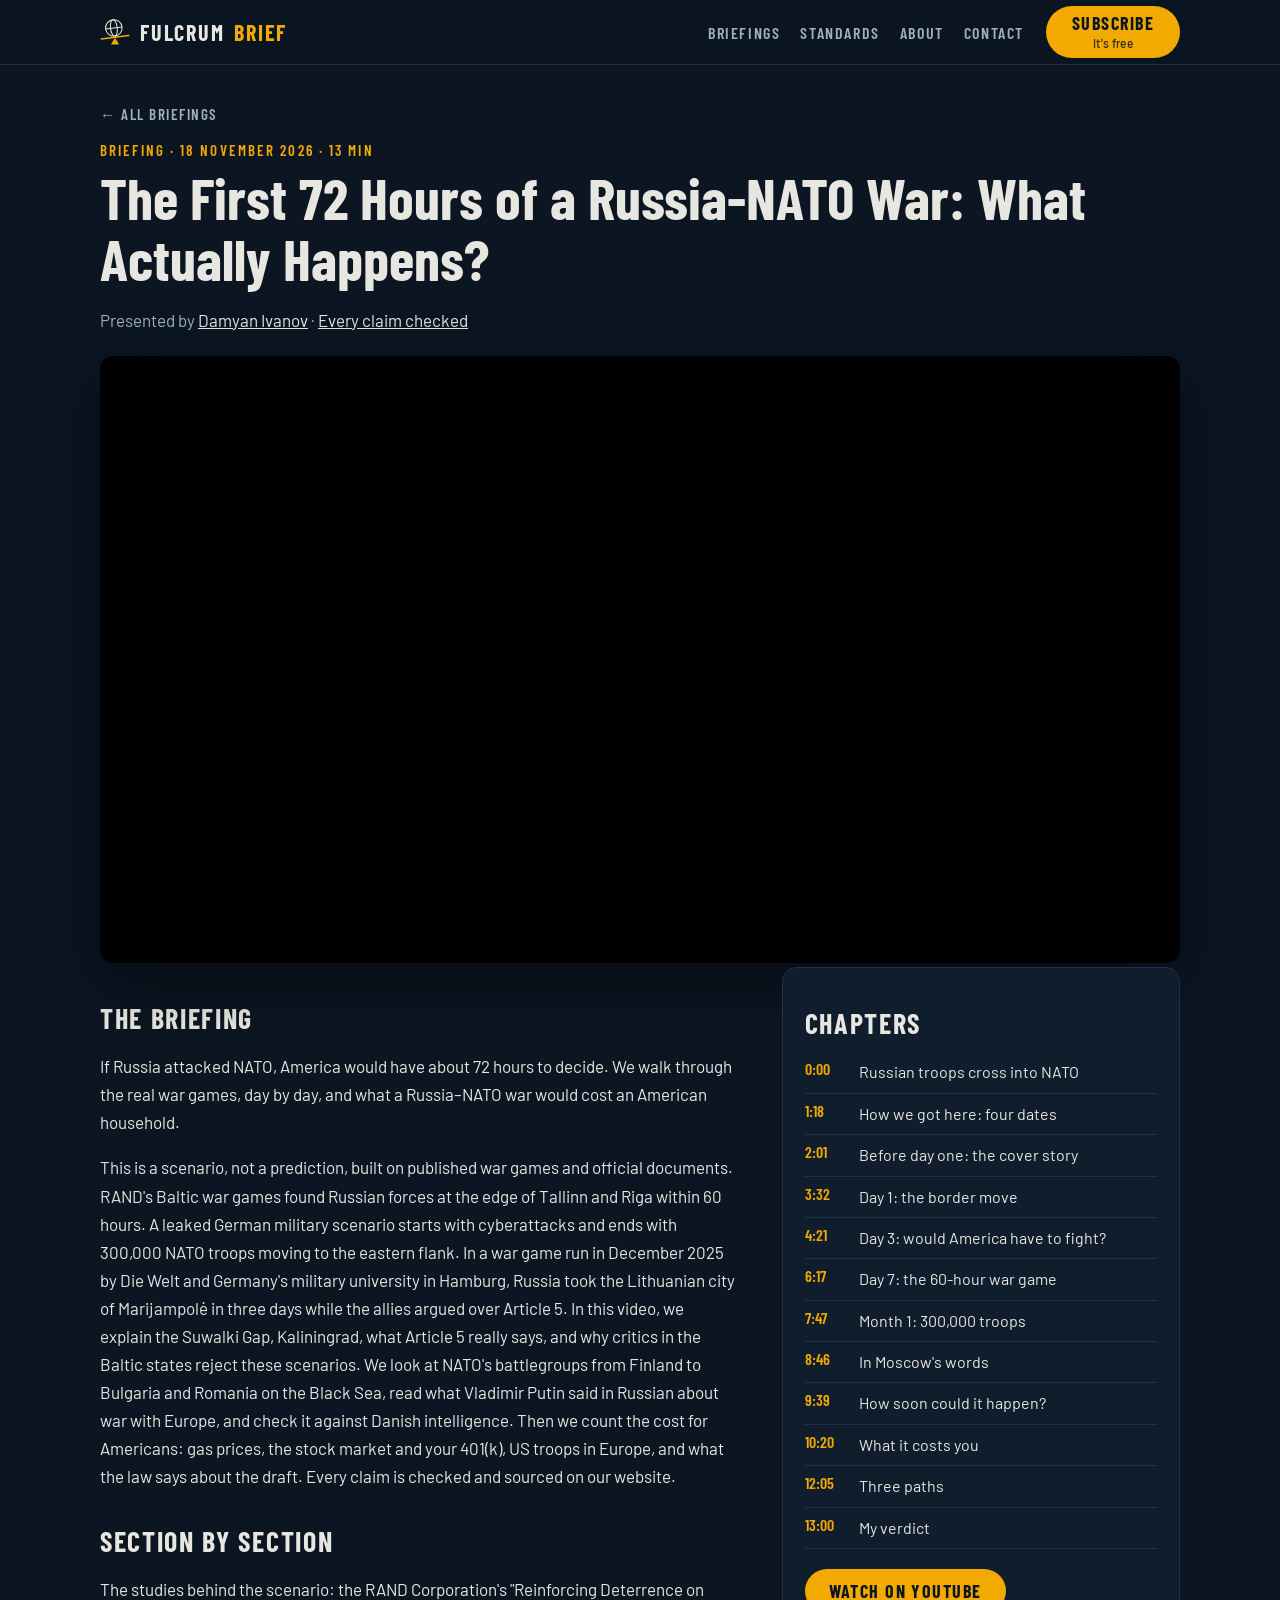
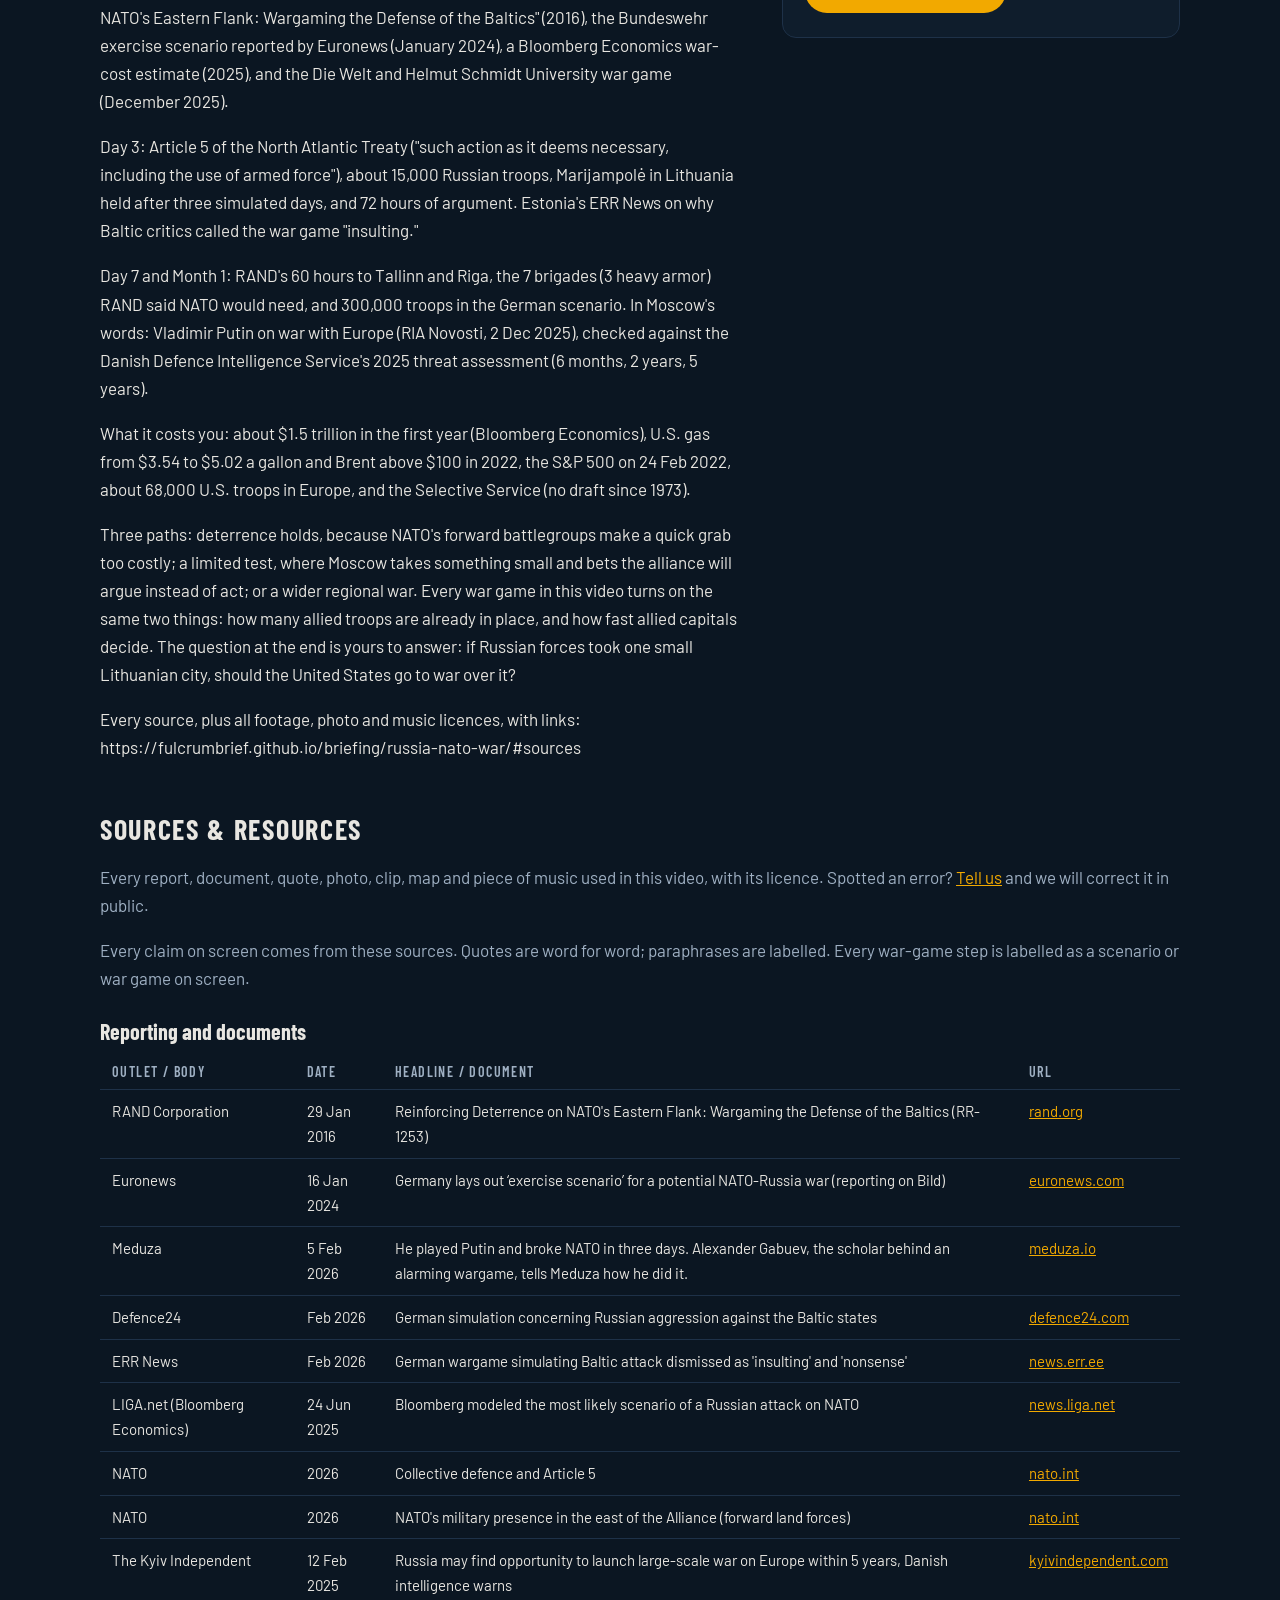
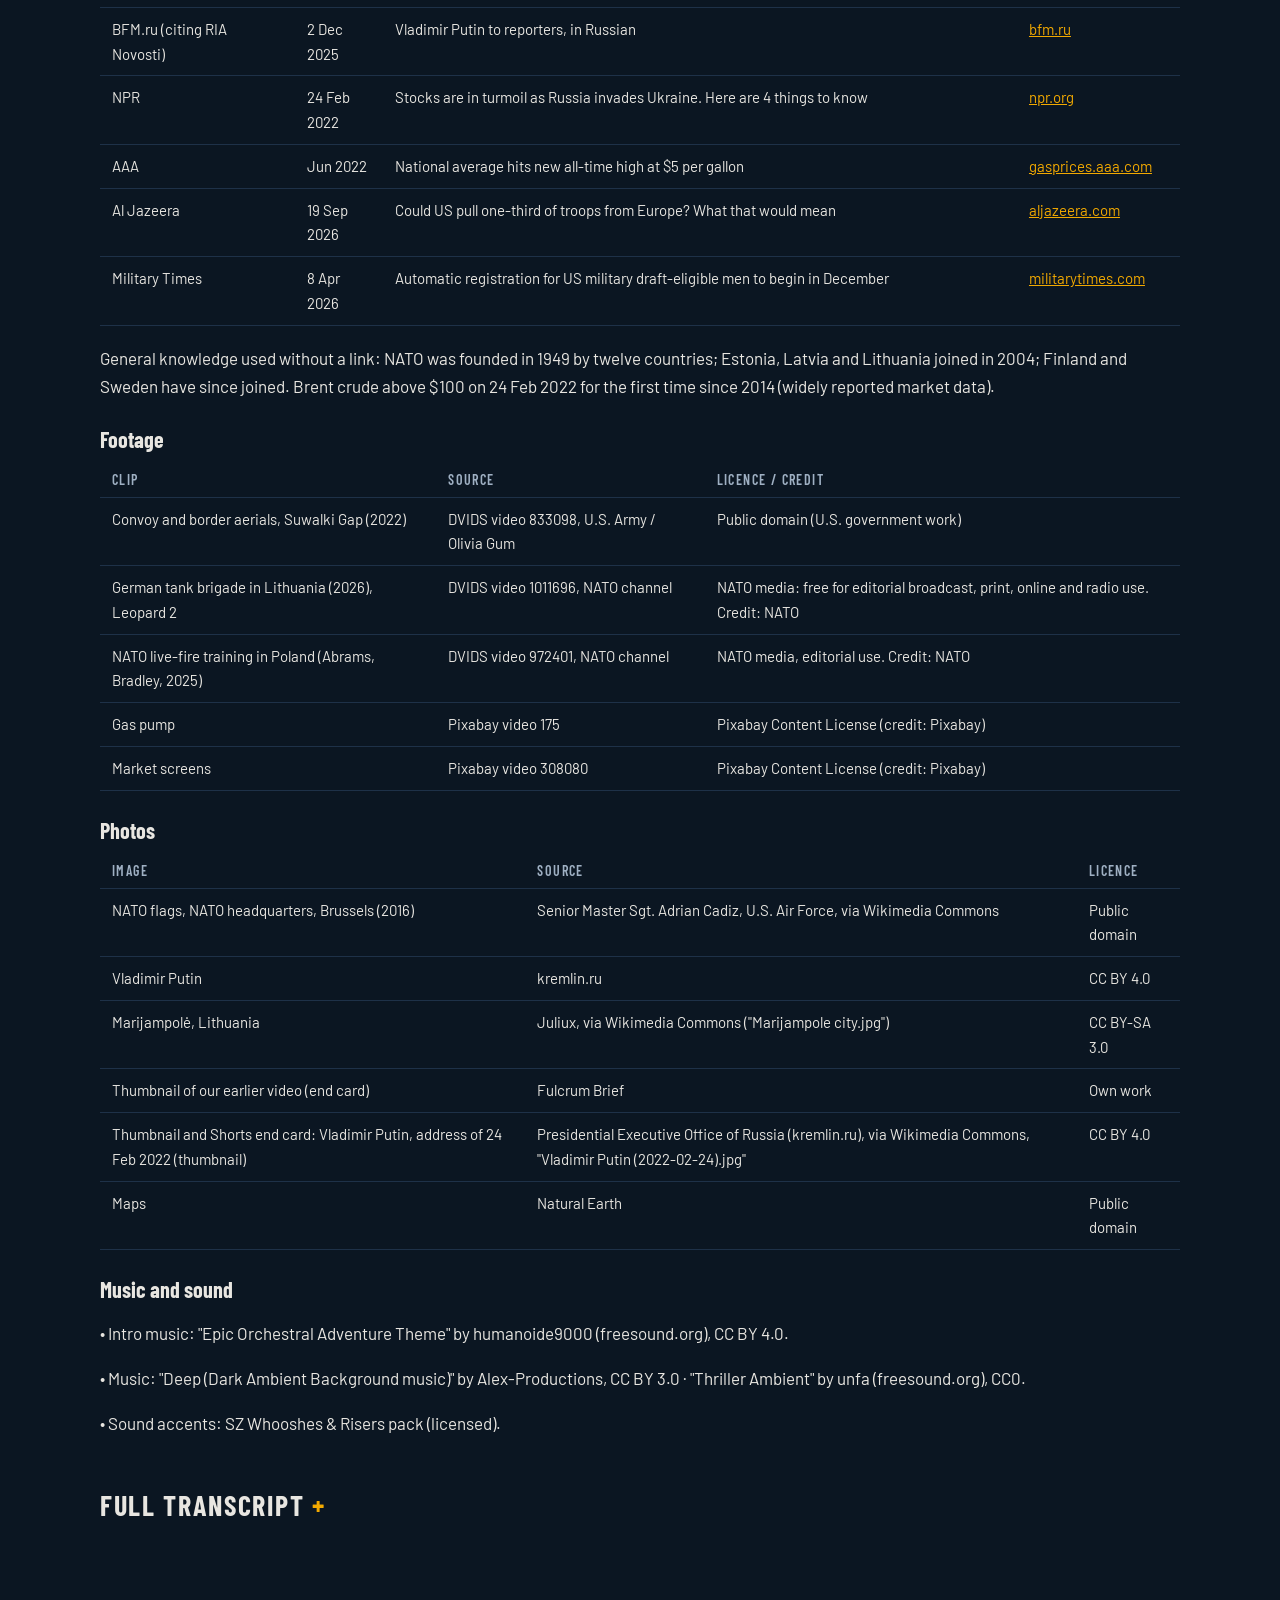
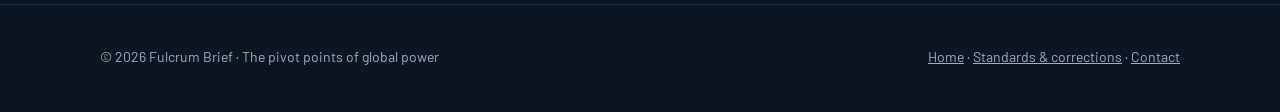
<file: briefing/russia-nato-war/index.html>
<!doctype html>
<html lang="en">
<head>
<meta charset="utf-8">
<meta name="viewport" content="width=device-width, initial-scale=1">
<title>The First 72 Hours of a Russia-NATO War: What Actually Happens? | Fulcrum Brief</title>
<meta name="description" content="If Russia attacked NATO, America would have about 72 hours to decide. We walk through the real war games, day by day, and what a Russia–NATO war would cost an American household.">
<link rel="canonical" href="https://fulcrumbrief.github.io/briefing/russia-nato-war/">
<link rel="icon" href="/favicon.svg" type="image/svg+xml">
<link rel="stylesheet" href="/page.css">
<meta property="og:type" content="article">
<meta property="og:site_name" content="Fulcrum Brief">
<meta property="og:title" content="The First 72 Hours of a Russia-NATO War: What Actually Happens? | Fulcrum Brief">
<meta property="og:description" content="If Russia attacked NATO, America would have about 72 hours to decide. We walk through the real war games, day by day, and what a Russia–NATO war would cost an American household.">
<meta property="og:url" content="https://fulcrumbrief.github.io/briefing/russia-nato-war/">
<meta property="og:image" content="https://i.ytimg.com/vi/4Yg1JGsH5Xo/maxresdefault.jpg">
<meta name="twitter:card" content="summary_large_image">
<meta name="twitter:site" content="@FulcrumBrief">
<meta name="theme-color" content="#0B1622">
<script type="application/ld+json">{"@context": "https://schema.org", "@graph": [{"@type": "VideoObject", "name": "The First 72 Hours of a Russia-NATO War: What Actually Happens?", "description": "If Russia attacked NATO, America would have about 72 hours to decide. We walk through the real war games, day by day, and what a Russia–NATO war would cost an American household. This is a scenario, not a prediction, built on published war games and official documents. RAND's Baltic war games found Russian forces at the edge of Tallinn and Riga within 60 hours. A leaked German military scenario starts with cyberattacks and ends with 300,000 NATO troops moving to the eastern flank. In a war game run in December 2025 by Die Welt and Germany's military university in Hamburg, Russia took the Lithuanian city of Marijampolė in three days while the allies argued over Article 5. In this video, we explain the Suwalki Gap, Kaliningrad, what Article 5 really says, and why critics in the Baltic states reject these scenarios. We look at NATO's battlegroups from Finland to Bulgaria and Romania on the Black Sea, read what Vladimir Putin said in Russian about war with Europe, and check it against Danish intelligence. Then we count the cost for Americans: gas prices, the stock market and your 401(k), US troops in Europe, and what the law says about the draft. Every claim is checked and sourced on our website.", "thumbnailUrl": ["https://i.ytimg.com/vi/4Yg1JGsH5Xo/maxresdefault.jpg"], "uploadDate": "2026-11-18T20:00:32Z", "duration": "PT13M58S", "embedUrl": "https://www.youtube-nocookie.com/embed/4Yg1JGsH5Xo", "contentUrl": "https://www.youtube.com/watch?v=4Yg1JGsH5Xo", "publisher": {"@id": "https://fulcrumbrief.github.io/#org"}, "creator": {"@id": "https://fulcrumbrief.github.io/#host"}, "hasPart": [{"@type": "Clip", "name": "Russian troops cross into NATO", "startOffset": 0, "endOffset": 78, "url": "https://www.youtube.com/watch?v=4Yg1JGsH5Xo&t=0s"}, {"@type": "Clip", "name": "How we got here: four dates", "startOffset": 78, "endOffset": 121, "url": "https://www.youtube.com/watch?v=4Yg1JGsH5Xo&t=78s"}, {"@type": "Clip", "name": "Before day one: the cover story", "startOffset": 121, "endOffset": 212, "url": "https://www.youtube.com/watch?v=4Yg1JGsH5Xo&t=121s"}, {"@type": "Clip", "name": "Day 1: the border move", "startOffset": 212, "endOffset": 261, "url": "https://www.youtube.com/watch?v=4Yg1JGsH5Xo&t=212s"}, {"@type": "Clip", "name": "Day 3: would America have to fight?", "startOffset": 261, "endOffset": 377, "url": "https://www.youtube.com/watch?v=4Yg1JGsH5Xo&t=261s"}, {"@type": "Clip", "name": "Day 7: the 60-hour war game", "startOffset": 377, "endOffset": 467, "url": "https://www.youtube.com/watch?v=4Yg1JGsH5Xo&t=377s"}, {"@type": "Clip", "name": "Month 1: 300,000 troops", "startOffset": 467, "endOffset": 526, "url": "https://www.youtube.com/watch?v=4Yg1JGsH5Xo&t=467s"}, {"@type": "Clip", "name": "In Moscow's words", "startOffset": 526, "endOffset": 579, "url": "https://www.youtube.com/watch?v=4Yg1JGsH5Xo&t=526s"}, {"@type": "Clip", "name": "How soon could it happen?", "startOffset": 579, "endOffset": 620, "url": "https://www.youtube.com/watch?v=4Yg1JGsH5Xo&t=579s"}, {"@type": "Clip", "name": "What it costs you", "startOffset": 620, "endOffset": 725, "url": "https://www.youtube.com/watch?v=4Yg1JGsH5Xo&t=620s"}, {"@type": "Clip", "name": "Three paths", "startOffset": 725, "endOffset": 780, "url": "https://www.youtube.com/watch?v=4Yg1JGsH5Xo&t=725s"}, {"@type": "Clip", "name": "My verdict", "startOffset": 780, "endOffset": 838, "url": "https://www.youtube.com/watch?v=4Yg1JGsH5Xo&t=780s"}], "transcript": "Imagine waking up to this: Russian troops have crossed into a NATO country, and America has seventy-two hours to decide whether to fight. How would that war unfold, day by day? And what it would actually cost you? This is not a prediction. it's a scenario. It's a scenario, built from war games that armies and think tanks have really run. In one of them, Russian forces reached the edge of two NATO capitals in sixty hours. In another, NATO lost a city in three days, and nobody stopped it. And that's not even the biggest part. The biggest part is one sentence in a treaty from 1949. Because that sentence decides whether America fights. Welcome back to Fulcrum Brief. As always, Every claim is checked, and every source is in the description. Three questions today. How fast could it start? Would America really have to fight? And what would it would cost your household? I'm asking from Bulgaria, on NATO's eastern edge. One of the countries on this map is mine. First, how we got here, in four dates. 1949. Twelve countries found NATO. The core promise is Article Five: an attack on one is an attack on all. 2004. Estonia, Latvia and Lithuania join. NATO now sits on Russia's border. 2014. Russia takes Crimea. Western planners start gaming out the same kind of move against a NATO member. 2022. Russia launches its full invasion of Ukraine, and NATO thickens its eastern line. As of 2026, nine multinational battlegroups stand between Finland and Bulgaria. So that's the board. Now the scenario. But here's what surprised me in the research. None of these war games started. start with tanks. They start with a story. In January 2024, the German newspaper Bild published a leaked training scenario from Germany's armed forces. In it, Russia opens with cyberattacks on the Baltic states, and with claims that Russian speakers there are being mistreated. Only later do troops move into Belarus and Kaliningrad. Kaliningrad is a piece of Russia cut off from the rest, sitting on the Baltic Sea. Between it and Belarus runs a strip of NATO land called the Suwalki Gap. It's only about forty to sixty miles long, depending on how you measure it. Close that strip, and the three Baltic states are cut off from their allies by land. To be clear, Germany's defense ministry told Bild that studying scenarios, I quote, \"even if they are extremely unlikely,\" is a normal part of planning. So read this as an exercise, not a secret plan. Bloomberg Economics built its own version in 2025, and its trigger is a train. A Russian train to Kaliningrad crosses Lithuania. In the scenario, an incident stops it, and Moscow sends in troops, saying it's protecting its citizens. Different games, same pattern. A cover story first. Then the move. So, day one of the scenario. For this I'm using a war game run in December 2025 by the German paper Die Welt and the German military's university in Hamburg. Sixteen former officials and security experts played it. In that game, Russia claims there's a humanitarian crisis in Kaliningrad. Drones take control of the roads. The border between Lithuania and Poland is mined before a single soldier crosses. Then about fifteen thousand troops move in, alongside aid convoys and civilians. Think about what that does. It's not a blitz. It's an invasion dressed up as a rescue. And every ally now has to decide whether it even counts as an attack. Which brings us to that one sentence. So would America have to fight? Read the words. Article Five says each ally will take, quote, \"such action as it deems necessary, including the use of armed force.\" As it deems necessary. NATO's own explanation is that each ally decides what kind of help to give. That wording is no accident. When the treaty was drafted, the United States declined to promise it would send its forces automatically. And the article has been triggered only once in history, after the attacks of September eleventh, 2001. So in the war game, the allies had to choose. Here's what the players did. The United States declined to trigger Article Five, because of the humanitarian cover story. Germany hesitated. Poland mobilized, but its troops stopped at the mined border. After three simulated days, Russian troops held the Lithuanian city of Marijampole. The judges named Russia the winner. The man who played Putin was Alexander Gabuev, a Russia scholar at the Carnegie center. He said his goal from the start was to, quote, \"split NATO.\" That's the first payoff of this video. In these games, Russia doesn't need to beat NATO's armies. It needs NATO to argue for seventy-two hours. In that game, Washington had seventy-two hours to decide. It decided not to trigger Article Five. If you want to understand the moves behind the headlines, subscribe. Now, fairness. That game was heavily criticized. A former Lithuanian intelligence chief, Colonel Gintaras Bagdonas, said, quote, \"What is written there is nonsense.\" Lithuania's army says it would start fighting whatever other capitals decide. And Gabuev himself said real governments would likely get intelligence warnings and react sooner. But what if it isn't a small grab? What if it's the big one? This is the famous study. Between 2014 and 2015, the RAND Corporation ran a series of war games on a full Russian invasion of the Baltic states. Across all those games, the longest it took Russian forces to reach the outskirts of Tallinn or Riga, the capitals of Estonia and Latvia, was sixty hours. Two and a half days. RAND's verdict was blunt: as it was then positioned, NATO could not successfully defend its most exposed members. And RAND wrote that a defeat that fast would leave NATO with, quote, \"a limited number of options, all bad.\" Their fix was specific. About seven brigades, three of them heavy armor, already in place before the shooting starts. A brigade is a few thousand soldiers. Bloomberg's 2025 scenario adds the sea. In its wider version, Russia's fleet moves to control the Baltic Sea while ground forces close the Suwalki Gap. The three Baltic states would be cut off by water and by land. Now, that study from RAND is from 2016, and the map has changed. Germany has a brigade based in Lithuania, planned to reach five thousand troops by 2027. Finland and Sweden have joined the alliance. So treat sixty hours as a warning from the past, not a forecast. And after the first week? Go back to the leaked German scenario. On what it calls Day X, NATO moves three hundred thousand troops to the eastern flank. Then the document stops. It ends thirty days after Day X, and it doesn't say whether that show of force prevents the war or actually opens it. Nobody games past that point with confidence, and the reason is nuclear weapons. Both sides have them. That's a big part of why this war hasn't happened in more than seventy-five years, and why every scenario here ends in a question mark. One more thing these games leave out. They all look north, at the Baltic. But the flank runs south, to the Black Sea region, Bulgaria hosts a NATO battlegroup led by Italy. Romania hosts one led by France. From here, this isn't a map exercise. So what does Moscow say all about this? Here it is, in Russian. On December second, 2025, Vladimir Putin told reporters: «Мы не собираемся воевать с Европой, я уже об этом сто раз сказал. Но если Европа вдруг захочет воевать и начнёт, мы готовы прямо сейчас.» Word for word: \"We are not going to fight Europe, I have already said this in a hundred times. But if Europe suddenly wants to fight and starts, we are ready right now.\" Notice the framing. In the Kremlin's telling, Russia only ever answers. Denmark's military intelligence reads it differently. In 2025 it wrote, quote, \"Russia perceives itself as being in conflict with the West and is preparing for a war against NATO.\" So how soon could it happen? The same Danish report put numbers on it. If the fighting in Ukraine stops, it said, Russia could be ready for a local war against a neighbor in about six months. A regional war around the Baltic Sea in about two years. A large-scale war in Europe in about five. But read the conditions. Those timelines assume NATO doesn't build up at the same pace, and that the United States stays out. The report also said it's unlikely Russia could fight Ukraine and NATO at the same time. And Bloomberg's analysts called an attack on NATO unlikely. Now the part that reaches your house. What would this cost you? Start with the big number. Bloomberg Economics estimated in 2025 that a Russia–NATO war in the Baltics would cut about one and a half trillion dollars from the world economy in its first year. Now make it personal, because we have a test case. On the day Russia invaded Ukraine in February 2022, Americans were paying about $3.54 for a gallon of gas. Less than four months later, AAA recorded the highest average in its history: $5.2. Why? Oil. On invasion day, the world's main oil price jumped past one hundred dollars a barrel for the first time since 2014. And America wasn't even fighting in that war. Your retirement account? That same morning, the S&P 500 dropped about two point six percent. By the closing bell, it was up one and a half. That's history, not advice. It shows that markets panic fast, and that nobody knows what comes after. Then the people. As of 2026, an estimated sixty-eight thousand American troops are stationed in Europe. They would be in it from the first day. And the draft? Here's what the law says. There is no draft today. The last one ended in 1973. To bring it back, Congress would have to change the law, and the president would have to authorize it. What has changed is registration. Under a law signed in December 2025, men eighteen through twenty-five are to be registered automatically. Registered is not drafted. So where does this go? This is my analysis, not reporting. I see three paths. Path one: deterrence holds. The brigades are already in place, the sixty-hour math stops working, and the war never starts. It's the cheapest outcome, and you never hear about it, because nothing actually happens. Path two: the test. A small grab under a cover story, built to make allies argue. No big battle. Just a question nobody in Washington wants to answer on live television. Path three: the regional war. The Baltic states cut off, three hundred thousand troops moving east, and a price shock that reaches every gas station in America. The war games point to path two as the one to watch. It's the cheapest for Moscow, and it aims at the alliance's weakest point, which is time. Here's my take. In every one of these games, the outcome is settled before day one. It's settled by whether the troops are already there, and by how fast the allies can agree. Russia's edge in these scenarios isn't strength. It's speed. And NATO's weak spot isn't weapons. It's a meeting. So I'll leave you with the question the players in Hamburg couldn't answer. If a Russian force took one small city in Lithuania, a city most Americans have never heard of, should the United States go to war for it? Yes or no, and tell me why in the comments. And if you want to see how one war is already pulling American forces away from another, watch this video next.", "inLanguage": "en"}, {"@type": "Person", "@id": "https://fulcrumbrief.github.io/#host", "name": "Damyan Ivanov", "jobTitle": "Host", "worksFor": {"@id": "https://fulcrumbrief.github.io/#org"}, "sameAs": ["https://www.quora.com/profile/Damyan-Ivanov-2"]}, {"@type": "NewsMediaOrganization", "@id": "https://fulcrumbrief.github.io/#org", "name": "Fulcrum Brief", "url": "https://fulcrumbrief.github.io", "logo": "https://fulcrumbrief.github.io/logo.png", "correctionsPolicy": "https://fulcrumbrief.github.io/standards/#corrections", "verificationFactCheckingPolicy": "https://fulcrumbrief.github.io/standards/", "ethicsPolicy": "https://fulcrumbrief.github.io/standards/"}, {"@type": "BreadcrumbList", "itemListElement": [{"@type": "ListItem", "position": 1, "name": "Fulcrum Brief", "item": "https://fulcrumbrief.github.io/"}, {"@type": "ListItem", "position": 2, "name": "The First 72 Hours of a Russia-NATO War: What Actually Happens?"}]}]}</script>
</head>
<body>
<nav><div class="wrap">
  <a class="brand" href="/"><img src="/favicon.svg" alt="">Fulcrum <b>Brief</b></a>
  <div class="links"><a href="/#briefings">Briefings</a><a href="/standards/">Standards</a><a href="/#about">About</a><a href="/#contact">Contact</a></div>
  <a class="btn sub" href="https://www.youtube.com/@FulcrumBrief?sub_confirmation=1" target="_blank" rel="noopener">Subscribe<small>It's free</small></a>
</div></nav>
<main class="wrap page">
<article>
  <a class="back" href="/#briefings">← All briefings</a>
  <span class="kicker">Briefing · 18 November 2026 · 13 min</span>
  <h1>The First 72 Hours of a Russia-NATO War: What Actually Happens?</h1>
  <p class="byline">Presented by <a href="/#about">Damyan Ivanov</a> · <a href="/standards/">Every claim checked</a></p>
  <div class="player"><iframe src="https://www.youtube-nocookie.com/embed/4Yg1JGsH5Xo" title="The First 72 Hours of a Russia-NATO War: What Actually Happens?" loading="lazy" allowfullscreen
    allow="accelerometer; clipboard-write; encrypted-media; gyroscope; picture-in-picture; web-share"></iframe></div>
  <div class="cols">
    <div>
      <h2>The briefing</h2>
      <p>If Russia attacked NATO, America would have about 72 hours to decide. We walk through the real war games, day by day, and what a Russia–NATO war would cost an American household.</p><p>This is a scenario, not a prediction, built on published war games and official documents. RAND&#x27;s Baltic war games found Russian forces at the edge of Tallinn and Riga within 60 hours. A leaked German military scenario starts with cyberattacks and ends with 300,000 NATO troops moving to the eastern flank. In a war game run in December 2025 by Die Welt and Germany&#x27;s military university in Hamburg, Russia took the Lithuanian city of Marijampolė in three days while the allies argued over Article 5. In this video, we explain the Suwalki Gap, Kaliningrad, what Article 5 really says, and why critics in the Baltic states reject these scenarios. We look at NATO&#x27;s battlegroups from Finland to Bulgaria and Romania on the Black Sea, read what Vladimir Putin said in Russian about war with Europe, and check it against Danish intelligence. Then we count the cost for Americans: gas prices, the stock market and your 401(k), US troops in Europe, and what the law says about the draft. Every claim is checked and sourced on our website.</p>
      <h2>Section by section</h2><p>The studies behind the scenario: the RAND Corporation&#x27;s &quot;Reinforcing Deterrence on NATO&#x27;s Eastern Flank: Wargaming the Defense of the Baltics&quot; (2016), the Bundeswehr exercise scenario reported by Euronews (January 2024), a Bloomberg Economics war-cost estimate (2025), and the Die Welt and Helmut Schmidt University war game (December 2025).</p><p>Day 3: Article 5 of the North Atlantic Treaty (&quot;such action as it deems necessary, including the use of armed force&quot;), about 15,000 Russian troops, Marijampolė in Lithuania held after three simulated days, and 72 hours of argument. Estonia&#x27;s ERR News on why Baltic critics called the war game &quot;insulting.&quot;</p><p>Day 7 and Month 1: RAND&#x27;s 60 hours to Tallinn and Riga, the 7 brigades (3 heavy armor) RAND said NATO would need, and 300,000 troops in the German scenario. In Moscow&#x27;s words: Vladimir Putin on war with Europe (RIA Novosti, 2 Dec 2025), checked against the Danish Defence Intelligence Service&#x27;s 2025 threat assessment (6 months, 2 years, 5 years).</p><p>What it costs you: about $1.5 trillion in the first year (Bloomberg Economics), U.S. gas from $3.54 to $5.02 a gallon and Brent above $100 in 2022, the S&amp;P 500 on 24 Feb 2022, about 68,000 U.S. troops in Europe, and the Selective Service (no draft since 1973).</p><p>Three paths: deterrence holds, because NATO&#x27;s forward battlegroups make a quick grab too costly; a limited test, where Moscow takes something small and bets the alliance will argue instead of act; or a wider regional war. Every war game in this video turns on the same two things: how many allied troops are already in place, and how fast allied capitals decide. The question at the end is yours to answer: if Russian forces took one small Lithuanian city, should the United States go to war over it?</p><p>Every source, plus all footage, photo and music licences, with links: https://fulcrumbrief.github.io/briefing/russia-nato-war/#sources</p>
    </div>
    <aside>
      <h2>Chapters</h2>
      <ol class="chap"><li><a href="https://www.youtube.com/watch?v=4Yg1JGsH5Xo&amp;t=0s" target="_blank" rel="noopener"><span>0:00</span>Russian troops cross into NATO</a></li><li><a href="https://www.youtube.com/watch?v=4Yg1JGsH5Xo&amp;t=78s" target="_blank" rel="noopener"><span>1:18</span>How we got here: four dates</a></li><li><a href="https://www.youtube.com/watch?v=4Yg1JGsH5Xo&amp;t=121s" target="_blank" rel="noopener"><span>2:01</span>Before day one: the cover story</a></li><li><a href="https://www.youtube.com/watch?v=4Yg1JGsH5Xo&amp;t=212s" target="_blank" rel="noopener"><span>3:32</span>Day 1: the border move</a></li><li><a href="https://www.youtube.com/watch?v=4Yg1JGsH5Xo&amp;t=261s" target="_blank" rel="noopener"><span>4:21</span>Day 3: would America have to fight?</a></li><li><a href="https://www.youtube.com/watch?v=4Yg1JGsH5Xo&amp;t=377s" target="_blank" rel="noopener"><span>6:17</span>Day 7: the 60-hour war game</a></li><li><a href="https://www.youtube.com/watch?v=4Yg1JGsH5Xo&amp;t=467s" target="_blank" rel="noopener"><span>7:47</span>Month 1: 300,000 troops</a></li><li><a href="https://www.youtube.com/watch?v=4Yg1JGsH5Xo&amp;t=526s" target="_blank" rel="noopener"><span>8:46</span>In Moscow&#x27;s words</a></li><li><a href="https://www.youtube.com/watch?v=4Yg1JGsH5Xo&amp;t=579s" target="_blank" rel="noopener"><span>9:39</span>How soon could it happen?</a></li><li><a href="https://www.youtube.com/watch?v=4Yg1JGsH5Xo&amp;t=620s" target="_blank" rel="noopener"><span>10:20</span>What it costs you</a></li><li><a href="https://www.youtube.com/watch?v=4Yg1JGsH5Xo&amp;t=725s" target="_blank" rel="noopener"><span>12:05</span>Three paths</a></li><li><a href="https://www.youtube.com/watch?v=4Yg1JGsH5Xo&amp;t=780s" target="_blank" rel="noopener"><span>13:00</span>My verdict</a></li></ol>
      <a class="btn" href="https://www.youtube.com/watch?v=4Yg1JGsH5Xo" target="_blank" rel="noopener">Watch on YouTube</a>
    </aside>
  </div>
  <section id="sources"><h2>Sources &amp; resources</h2>
    <p class="muted">Every report, document, quote, photo, clip, map and piece of music used in this video, with its licence. Spotted an error? <a href="/standards/#corrections">Tell us</a> and we will correct it in public.</p>
    <p class="muted">Every claim on screen comes from these sources. Quotes are word for word; paraphrases are labelled. Every war-game step is labelled as a scenario or war game on screen.</p>
<h3>Reporting and documents</h3>
<div class="tbl"><table><thead><tr><th>Outlet / body</th><th>Date</th><th>Headline / document</th><th>URL</th></tr></thead><tbody><tr><td>RAND Corporation</td><td>29 Jan 2016</td><td>Reinforcing Deterrence on NATO&#x27;s Eastern Flank: Wargaming the Defense of the Baltics (RR-1253)</td><td><a href="https://www.rand.org/pubs/research_reports/RR1253.html" target="_blank" rel="noopener nofollow">rand.org</a></td></tr><tr><td>Euronews</td><td>16 Jan 2024</td><td>Germany lays out ‘exercise scenario’ for a potential NATO-Russia war (reporting on Bild)</td><td><a href="https://www.euronews.com/2024/01/16/germany-lays-out-exercise-scenario-for-a-potential-conflict-between-nato-and-russia" target="_blank" rel="noopener nofollow">euronews.com</a></td></tr><tr><td>Meduza</td><td>5 Feb 2026</td><td>He played Putin and broke NATO in three days. Alexander Gabuev, the scholar behind an alarming wargame, tells Meduza how he did it.</td><td><a href="https://meduza.io/en/feature/2026/02/05/he-played-putin-and-broke-nato-in-three-days-alexander-gabuev-the-scholar-behind-an-alarming-wargame-tells-meduza-how-he-did-it" target="_blank" rel="noopener nofollow">meduza.io</a></td></tr><tr><td>Defence24</td><td>Feb 2026</td><td>German simulation concerning Russian aggression against the Baltic states</td><td><a href="https://defence24.com/german-simulation-concerning-russian-aggression-against-the-baltic-states" target="_blank" rel="noopener nofollow">defence24.com</a></td></tr><tr><td>ERR News</td><td>Feb 2026</td><td>German wargame simulating Baltic attack dismissed as &#x27;insulting&#x27; and &#x27;nonsense&#x27;</td><td><a href="https://news.err.ee/1609935392/german-wargame-simulating-baltic-attack-dismissed-as-insulting-and-nonsense" target="_blank" rel="noopener nofollow">news.err.ee</a></td></tr><tr><td>LIGA.net (Bloomberg Economics)</td><td>24 Jun 2025</td><td>Bloomberg modeled the most likely scenario of a Russian attack on NATO</td><td><a href="https://news.liga.net/en/amp/politics/news/bloomberg-modeled-the-most-likely-scenario-of-a-russian-attack-on-nato" target="_blank" rel="noopener nofollow">news.liga.net</a></td></tr><tr><td>NATO</td><td>2026</td><td>Collective defence and Article 5</td><td><a href="https://www.nato.int/cps/en/natohq/topics_110496.htm" target="_blank" rel="noopener nofollow">nato.int</a></td></tr><tr><td>NATO</td><td>2026</td><td>NATO&#x27;s military presence in the east of the Alliance (forward land forces)</td><td><a href="https://www.nato.int/cps/en/natohq/topics_136388.htm" target="_blank" rel="noopener nofollow">nato.int</a></td></tr><tr><td>The Kyiv Independent</td><td>12 Feb 2025</td><td>Russia may find opportunity to launch large-scale war on Europe within 5 years, Danish intelligence warns</td><td><a href="https://kyivindependent.com/russia-may-find-opportunity-to-launch-large-scale-war-on-europe-within-5-years-danish-intelligence-warns" target="_blank" rel="noopener nofollow">kyivindependent.com</a></td></tr><tr><td>BFM.ru (citing RIA Novosti)</td><td>2 Dec 2025</td><td>Vladimir Putin to reporters, in Russian</td><td><a href="https://www.bfm.ru/news/591481" target="_blank" rel="noopener nofollow">bfm.ru</a></td></tr><tr><td>NPR</td><td>24 Feb 2022</td><td>Stocks are in turmoil as Russia invades Ukraine. Here are 4 things to know</td><td><a href="https://www.npr.org/2022/02/24/1075861943/stocks-sink-nasdaq-bear-market-russia-ukraine-invasion" target="_blank" rel="noopener nofollow">npr.org</a></td></tr><tr><td>AAA</td><td>Jun 2022</td><td>National average hits new all-time high at $5 per gallon</td><td><a href="https://gasprices.aaa.com/national-average-hits-new-all-time-high-at-5-per-gallon/" target="_blank" rel="noopener nofollow">gasprices.aaa.com</a></td></tr><tr><td>Al Jazeera</td><td>19 Sep 2026</td><td>Could US pull one-third of troops from Europe? What that would mean</td><td><a href="https://www.aljazeera.com/news/2026/9/19/could-us-pull-one-third-of-troops-from-europe-what-that-would-mean" target="_blank" rel="noopener nofollow">aljazeera.com</a></td></tr><tr><td>Military Times</td><td>8 Apr 2026</td><td>Automatic registration for US military draft-eligible men to begin in December</td><td><a href="https://www.militarytimes.com/news/your-military/2026/04/08/automatic-registration-for-us-military-draft-eligible-men-to-begin-in-december/" target="_blank" rel="noopener nofollow">militarytimes.com</a></td></tr></tbody></table></div>
<p>General knowledge used without a link: NATO was founded in 1949 by twelve countries; Estonia, Latvia and Lithuania joined in 2004; Finland and Sweden have since joined. Brent crude above $100 on 24 Feb 2022 for the first time since 2014 (widely reported market data).</p>
<h3>Footage</h3>
<div class="tbl"><table><thead><tr><th>Clip</th><th>Source</th><th>Licence / credit</th></tr></thead><tbody><tr><td>Convoy and border aerials, Suwalki Gap (2022)</td><td>DVIDS video 833098, U.S. Army / Olivia Gum</td><td>Public domain (U.S. government work)</td></tr><tr><td>German tank brigade in Lithuania (2026), Leopard 2</td><td>DVIDS video 1011696, NATO channel</td><td>NATO media: free for editorial broadcast, print, online and radio use. Credit: NATO</td></tr><tr><td>NATO live-fire training in Poland (Abrams, Bradley, 2025)</td><td>DVIDS video 972401, NATO channel</td><td>NATO media, editorial use. Credit: NATO</td></tr><tr><td>Gas pump</td><td>Pixabay video 175</td><td>Pixabay Content License (credit: Pixabay)</td></tr><tr><td>Market screens</td><td>Pixabay video 308080</td><td>Pixabay Content License (credit: Pixabay)</td></tr></tbody></table></div>
<h3>Photos</h3>
<div class="tbl"><table><thead><tr><th>Image</th><th>Source</th><th>Licence</th></tr></thead><tbody><tr><td>NATO flags, NATO headquarters, Brussels (2016)</td><td>Senior Master Sgt. Adrian Cadiz, U.S. Air Force, via Wikimedia Commons</td><td>Public domain</td></tr><tr><td>Vladimir Putin</td><td>kremlin.ru</td><td>CC BY 4.0</td></tr><tr><td>Marijampolė, Lithuania</td><td>Juliux, via Wikimedia Commons (&quot;Marijampole city.jpg&quot;)</td><td>CC BY-SA 3.0</td></tr><tr><td>Thumbnail of our earlier video (end card)</td><td>Fulcrum Brief</td><td>Own work</td></tr><tr><td>Thumbnail and Shorts end card: Vladimir Putin, address of 24 Feb 2022 (thumbnail)</td><td>Presidential Executive Office of Russia (kremlin.ru), via Wikimedia Commons, &quot;Vladimir Putin (2022-02-24).jpg&quot;</td><td>CC BY 4.0</td></tr><tr><td>Maps</td><td>Natural Earth</td><td>Public domain</td></tr></tbody></table></div>
<h3>Music and sound</h3>
<p>• Intro music: &quot;Epic Orchestral Adventure Theme&quot; by humanoide9000 (freesound.org), CC BY 4.0.</p>
<p>• Music: &quot;Deep (Dark Ambient Background music)&quot; by Alex-Productions, CC BY 3.0 · &quot;Thriller Ambient&quot; by unfa (freesound.org), CC0.</p>
<p>• Sound accents: SZ Whooshes &amp; Risers pack (licensed).</p></section>
  <section id="transcript"><details><summary><h2>Full transcript</h2></summary><h3><a href="https://www.youtube.com/watch?v=4Yg1JGsH5Xo&amp;t=0s" target="_blank" rel="noopener">0:00</a> Russian troops cross into NATO</h3>
<p>Imagine waking up to this: Russian troops have crossed into a NATO country, and America has seventy-two hours to decide whether to fight. How would that war unfold, day by day? And what it would actually cost you? This is not a prediction. it&#x27;s a scenario.</p>
<p>It&#x27;s a scenario, built from war games that armies and think tanks have really run. In one of them, Russian forces reached the edge of two NATO capitals in sixty hours. In another, NATO lost a city in three days, and nobody stopped it. And that&#x27;s not even the biggest part.</p>
<p>The biggest part is one sentence in a treaty from 1949. Because that sentence decides whether America fights. Welcome back to Fulcrum Brief. As always, Every claim is checked, and every source is in the description.</p>
<p>Three questions today. How fast could it start? Would America really have to fight? And what would it would cost your household?</p>
<p>I&#x27;m asking from Bulgaria, on NATO&#x27;s eastern edge. One of the countries on this map is mine.</p>
<h3><a href="https://www.youtube.com/watch?v=4Yg1JGsH5Xo&amp;t=78s" target="_blank" rel="noopener">1:18</a> How we got here: four dates</h3>
<p>First, how we got here, in four dates. 1949. Twelve countries found NATO. The core promise is Article Five: an attack on one is an attack on all. 2004. Estonia, Latvia and Lithuania join.</p>
<p>NATO now sits on Russia&#x27;s border. 2014. Russia takes Crimea. Western planners start gaming out the same kind of move against a NATO member. 2022. Russia launches its full invasion of Ukraine, and NATO thickens its eastern line.</p>
<p>As of 2026, nine multinational battlegroups stand between Finland and Bulgaria.</p>
<h3><a href="https://www.youtube.com/watch?v=4Yg1JGsH5Xo&amp;t=121s" target="_blank" rel="noopener">2:01</a> Before day one: the cover story</h3>
<p>So that&#x27;s the board. Now the scenario. But here&#x27;s what surprised me in the research. None of these war games started. start with tanks.</p>
<p>They start with a story. In January 2024, the German newspaper Bild published a leaked training scenario from Germany&#x27;s armed forces. In it, Russia opens with cyberattacks on the Baltic states, and with claims that Russian speakers there are being mistreated. Only later do troops move into Belarus and Kaliningrad.</p>
<p>Kaliningrad is a piece of Russia cut off from the rest, sitting on the Baltic Sea. Between it and Belarus runs a strip of NATO land called the Suwalki Gap. It&#x27;s only about forty to sixty miles long, depending on how you measure it. Close that strip, and the three Baltic states are cut off from their allies by land.</p>
<p>To be clear, Germany&#x27;s defense ministry told Bild that studying scenarios, I quote, &quot;even if they are extremely unlikely,&quot; is a normal part of planning. So read this as an exercise, not a secret plan. Bloomberg Economics built its own version in 2025, and its trigger is a train. A Russian train to Kaliningrad crosses Lithuania.</p>
<p>In the scenario, an incident stops it, and Moscow sends in troops, saying it&#x27;s protecting its citizens. Different games, same pattern. A cover story first. Then the move.</p>
<p>So, day one of the scenario.</p>
<h3><a href="https://www.youtube.com/watch?v=4Yg1JGsH5Xo&amp;t=212s" target="_blank" rel="noopener">3:32</a> Day 1: the border move</h3>
<p>For this I&#x27;m using a war game run in December 2025 by the German paper Die Welt and the German military&#x27;s university in Hamburg. Sixteen former officials and security experts played it. In that game, Russia claims there&#x27;s a humanitarian crisis in Kaliningrad. Drones take control of the roads.</p>
<p>The border between Lithuania and Poland is mined before a single soldier crosses. Then about fifteen thousand troops move in, alongside aid convoys and civilians. Think about what that does. It&#x27;s not a blitz.</p>
<p>It&#x27;s an invasion dressed up as a rescue. And every ally now has to decide whether it even counts as an attack. Which brings us to that one sentence.</p>
<h3><a href="https://www.youtube.com/watch?v=4Yg1JGsH5Xo&amp;t=261s" target="_blank" rel="noopener">4:21</a> Day 3: would America have to fight?</h3>
<p>So would America have to fight? Read the words. Article Five says each ally will take, quote, &quot;such action as it deems necessary, including the use of armed force.&quot; As it deems necessary. NATO&#x27;s own explanation is that each ally decides what kind of help to give.</p>
<p>That wording is no accident. When the treaty was drafted, the United States declined to promise it would send its forces automatically. And the article has been triggered only once in history, after the attacks of September eleventh, 2001. So in the war game, the allies had to choose.</p>
<p>Here&#x27;s what the players did. The United States declined to trigger Article Five, because of the humanitarian cover story. Germany hesitated. Poland mobilized, but its troops stopped at the mined border.</p>
<p>After three simulated days, Russian troops held the Lithuanian city of Marijampole. The judges named Russia the winner. The man who played Putin was Alexander Gabuev, a Russia scholar at the Carnegie center. He said his goal from the start was to, quote, &quot;split NATO.&quot; That&#x27;s the first payoff of this video.</p>
<p>In these games, Russia doesn&#x27;t need to beat NATO&#x27;s armies. It needs NATO to argue for seventy-two hours. In that game, Washington had seventy-two hours to decide. It decided not to trigger Article Five.</p>
<p>If you want to understand the moves behind the headlines, subscribe. Now, fairness. That game was heavily criticized. A former Lithuanian intelligence chief, Colonel Gintaras Bagdonas, said, quote, &quot;What is written there is nonsense.&quot; Lithuania&#x27;s army says it would start fighting whatever other capitals decide.</p>
<p>And Gabuev himself said real governments would likely get intelligence warnings and react sooner.</p>
<h3><a href="https://www.youtube.com/watch?v=4Yg1JGsH5Xo&amp;t=377s" target="_blank" rel="noopener">6:17</a> Day 7: the 60-hour war game</h3>
<p>But what if it isn&#x27;t a small grab? What if it&#x27;s the big one? This is the famous study. Between 2014 and 2015, the RAND Corporation ran a series of war games on a full Russian invasion of the Baltic states.</p>
<p>Across all those games, the longest it took Russian forces to reach the outskirts of Tallinn or Riga, the capitals of Estonia and Latvia, was sixty hours. Two and a half days. RAND&#x27;s verdict was blunt: as it was then positioned, NATO could not successfully defend its most exposed members. And RAND wrote that a defeat that fast would leave NATO with, quote, &quot;a limited number of options, all bad.&quot; Their fix was specific.</p>
<p>About seven brigades, three of them heavy armor, already in place before the shooting starts. A brigade is a few thousand soldiers. Bloomberg&#x27;s 2025 scenario adds the sea. In its wider version, Russia&#x27;s fleet moves to control the Baltic Sea while ground forces close the Suwalki Gap.</p>
<p>The three Baltic states would be cut off by water and by land. Now, that study from RAND is from 2016, and the map has changed. Germany has a brigade based in Lithuania, planned to reach five thousand troops by 2027. Finland and Sweden have joined the alliance.</p>
<p>So treat sixty hours as a warning from the past, not a forecast.</p>
<h3><a href="https://www.youtube.com/watch?v=4Yg1JGsH5Xo&amp;t=467s" target="_blank" rel="noopener">7:47</a> Month 1: 300,000 troops</h3>
<p>And after the first week? Go back to the leaked German scenario. On what it calls Day X, NATO moves three hundred thousand troops to the eastern flank. Then the document stops.</p>
<p>It ends thirty days after Day X, and it doesn&#x27;t say whether that show of force prevents the war or actually opens it. Nobody games past that point with confidence, and the reason is nuclear weapons. Both sides have them. That&#x27;s a big part of why this war hasn&#x27;t happened in more than seventy-five years, and why every scenario here ends in a question mark.</p>
<p>One more thing these games leave out. They all look north, at the Baltic. But the flank runs south, to the Black Sea region, Bulgaria hosts a NATO battlegroup led by Italy. Romania hosts one led by France.</p>
<p>From here, this isn&#x27;t a map exercise.</p>
<h3><a href="https://www.youtube.com/watch?v=4Yg1JGsH5Xo&amp;t=526s" target="_blank" rel="noopener">8:46</a> In Moscow&#x27;s words</h3>
<p>So what does Moscow say all about this? Here it is, in Russian. On December second, 2025, Vladimir Putin told reporters: «Мы не собираемся воевать с Европой, я уже об этом сто раз сказал. Но если Европа вдруг захочет воевать и начнёт, мы готовы прямо сейчас.» Word for word: &quot;We are not going to fight Europe, I have already said this in a hundred times. But if Europe suddenly wants to fight and starts, we are ready right now.&quot; Notice the framing.</p>
<p>In the Kremlin&#x27;s telling, Russia only ever answers. Denmark&#x27;s military intelligence reads it differently. In 2025 it wrote, quote, &quot;Russia perceives itself as being in conflict with the West and is preparing for a war against NATO.&quot; So how soon could it happen?</p>
<h3><a href="https://www.youtube.com/watch?v=4Yg1JGsH5Xo&amp;t=579s" target="_blank" rel="noopener">9:39</a> How soon could it happen?</h3>
<p>The same Danish report put numbers on it. If the fighting in Ukraine stops, it said, Russia could be ready for a local war against a neighbor in about six months. A regional war around the Baltic Sea in about two years. A large-scale war in Europe in about five.</p>
<p>But read the conditions. Those timelines assume NATO doesn&#x27;t build up at the same pace, and that the United States stays out. The report also said it&#x27;s unlikely Russia could fight Ukraine and NATO at the same time. And Bloomberg&#x27;s analysts called an attack on NATO unlikely.</p>
<h3><a href="https://www.youtube.com/watch?v=4Yg1JGsH5Xo&amp;t=620s" target="_blank" rel="noopener">10:20</a> What it costs you</h3>
<p>Now the part that reaches your house. What would this cost you? Start with the big number. Bloomberg Economics estimated in 2025 that a Russia–NATO war in the Baltics would cut about one and a half trillion dollars from the world economy in its first year.</p>
<p>Now make it personal, because we have a test case. On the day Russia invaded Ukraine in February 2022, Americans were paying about $3.54 for a gallon of gas. Less than four months later, AAA recorded the highest average in its history: $5.2. Why?</p>
<p>Oil. On invasion day, the world&#x27;s main oil price jumped past one hundred dollars a barrel for the first time since 2014. And America wasn&#x27;t even fighting in that war. Your retirement account?</p>
<p>That same morning, the S&amp;P 500 dropped about two point six percent. By the closing bell, it was up one and a half. That&#x27;s history, not advice. It shows that markets panic fast, and that nobody knows what comes after.</p>
<p>Then the people. As of 2026, an estimated sixty-eight thousand American troops are stationed in Europe. They would be in it from the first day. And the draft?</p>
<p>Here&#x27;s what the law says. There is no draft today. The last one ended in 1973. To bring it back, Congress would have to change the law, and the president would have to authorize it.</p>
<p>What has changed is registration. Under a law signed in December 2025, men eighteen through twenty-five are to be registered automatically. Registered is not drafted.</p>
<h3><a href="https://www.youtube.com/watch?v=4Yg1JGsH5Xo&amp;t=725s" target="_blank" rel="noopener">12:05</a> Three paths</h3>
<p>So where does this go? This is my analysis, not reporting. I see three paths. Path one: deterrence holds.</p>
<p>The brigades are already in place, the sixty-hour math stops working, and the war never starts. It&#x27;s the cheapest outcome, and you never hear about it, because nothing actually happens. Path two: the test. A small grab under a cover story, built to make allies argue.</p>
<p>No big battle. Just a question nobody in Washington wants to answer on live television. Path three: the regional war. The Baltic states cut off, three hundred thousand troops moving east, and a price shock that reaches every gas station in America.</p>
<p>The war games point to path two as the one to watch. It&#x27;s the cheapest for Moscow, and it aims at the alliance&#x27;s weakest point, which is time. Here&#x27;s my take.</p>
<h3><a href="https://www.youtube.com/watch?v=4Yg1JGsH5Xo&amp;t=780s" target="_blank" rel="noopener">13:00</a> My verdict</h3>
<p>In every one of these games, the outcome is settled before day one. It&#x27;s settled by whether the troops are already there, and by how fast the allies can agree. Russia&#x27;s edge in these scenarios isn&#x27;t strength. It&#x27;s speed.</p>
<p>And NATO&#x27;s weak spot isn&#x27;t weapons. It&#x27;s a meeting. So I&#x27;ll leave you with the question the players in Hamburg couldn&#x27;t answer. If a Russian force took one small city in Lithuania, a city most Americans have never heard of, should the United States go to war for it?</p>
<p>Yes or no, and tell me why in the comments. And if you want to see how one war is already pulling American forces away from another, watch this video next.</p></details></section>
</article>
</main>
<footer><div class="wrap">
  <span>© 2026 Fulcrum Brief · The pivot points of global power</span>
  <span><a href="/">Home</a> · <a href="/standards/">Standards &amp; corrections</a> · <a href="mailto:contacttripointmedia@gmail.com">Contact</a></span>
</div></footer>
</body>
</html>
</file>
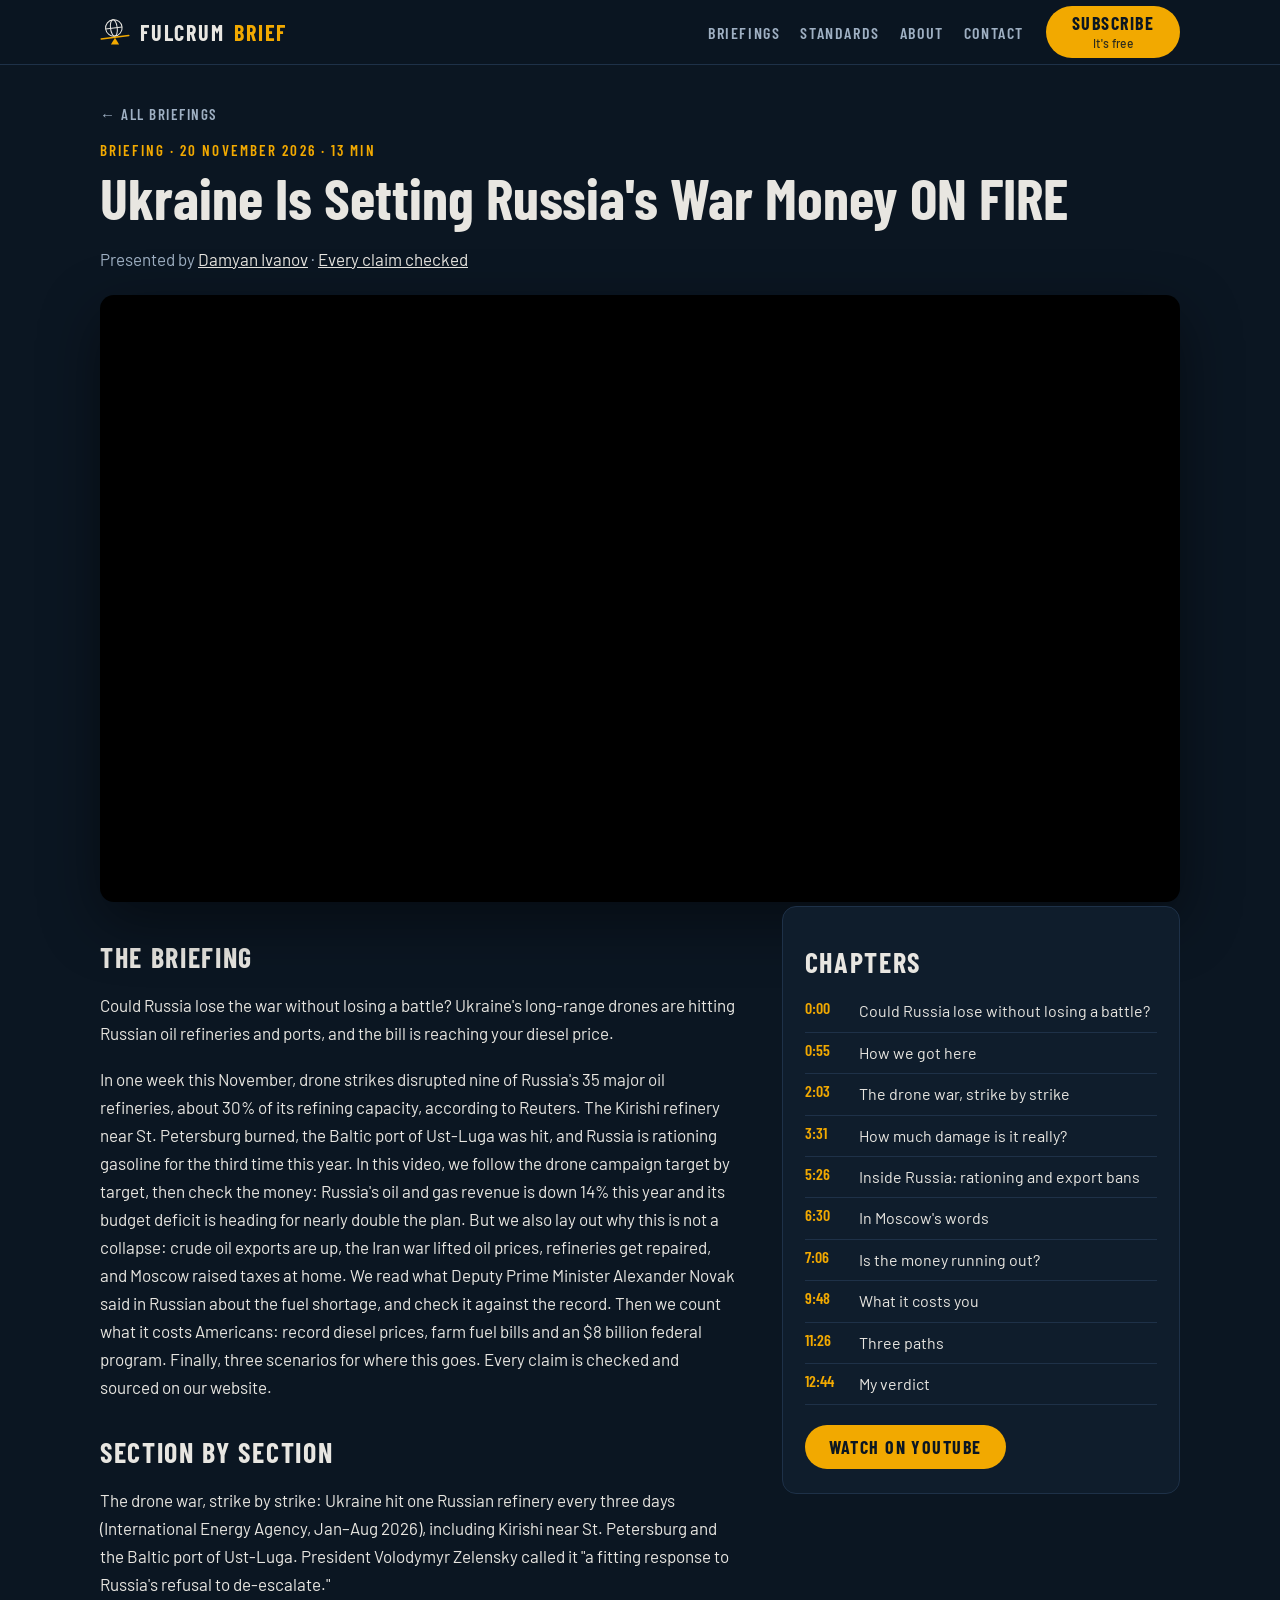
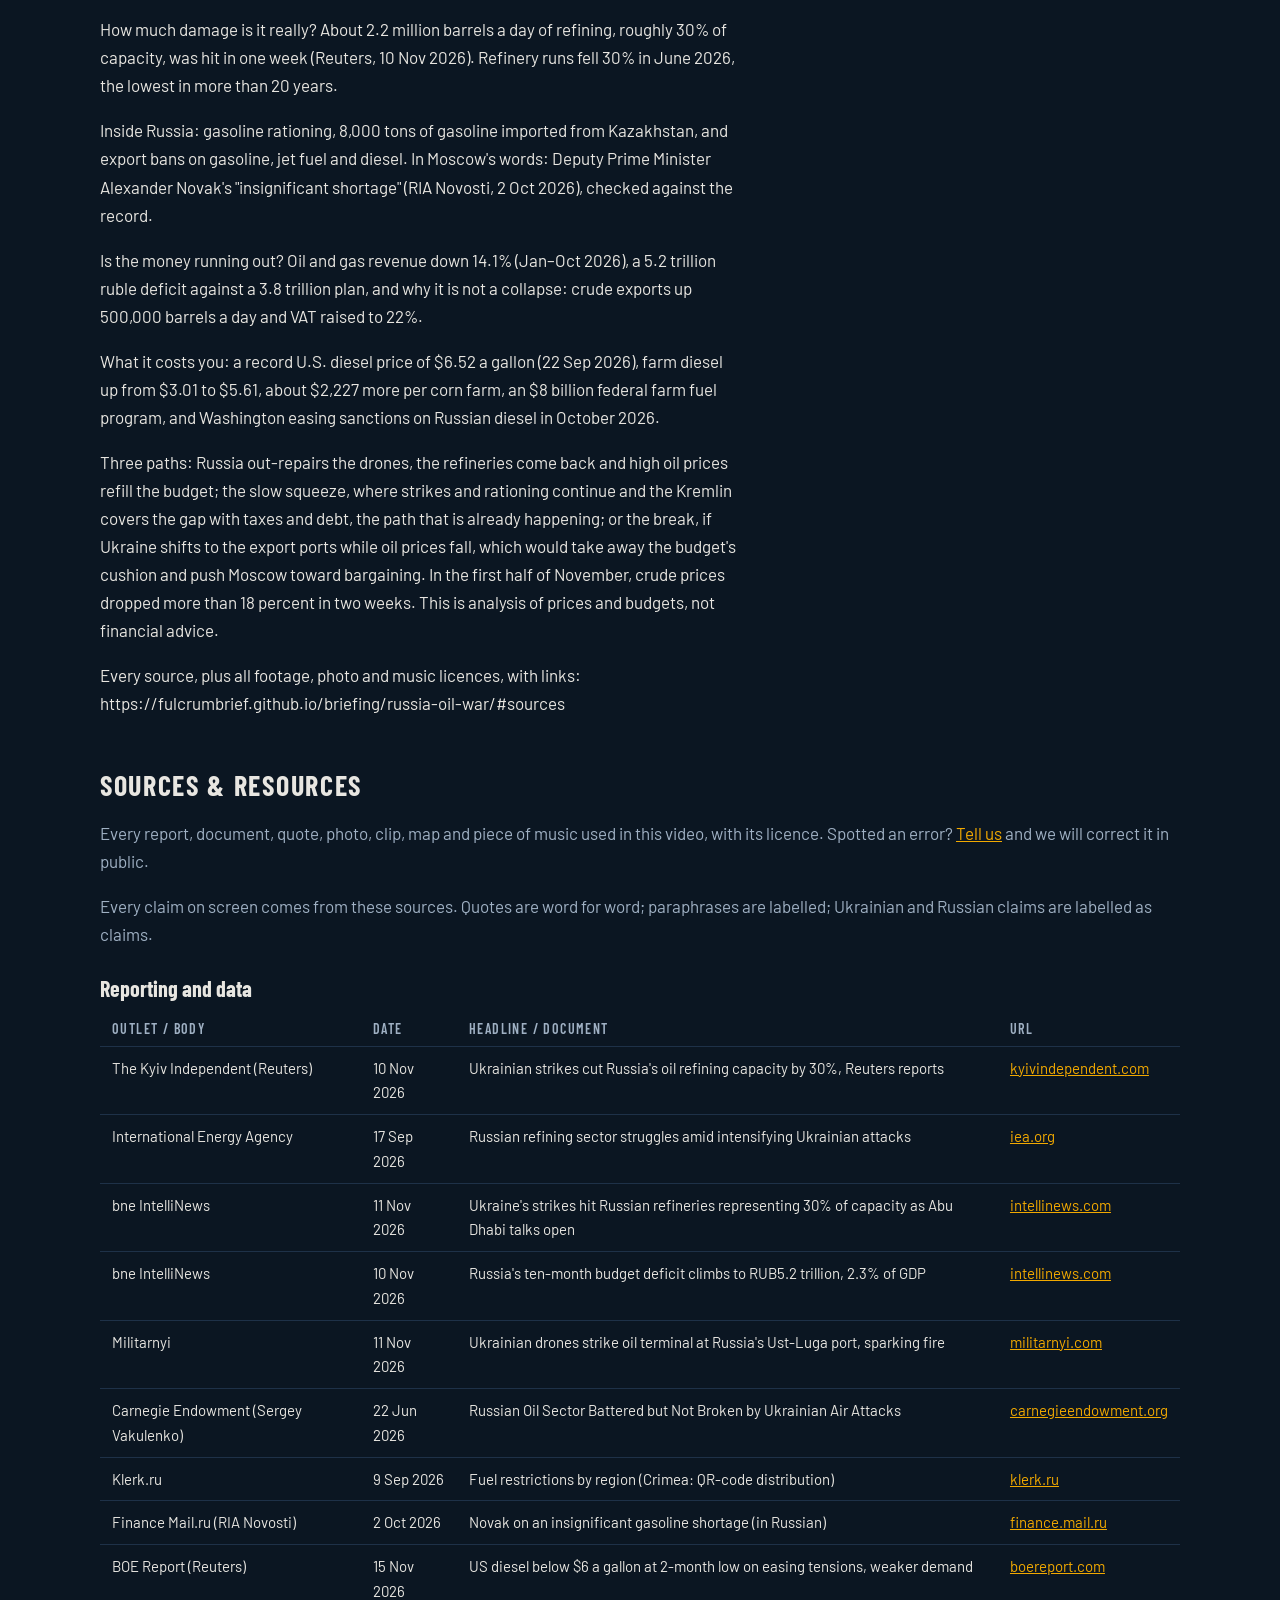
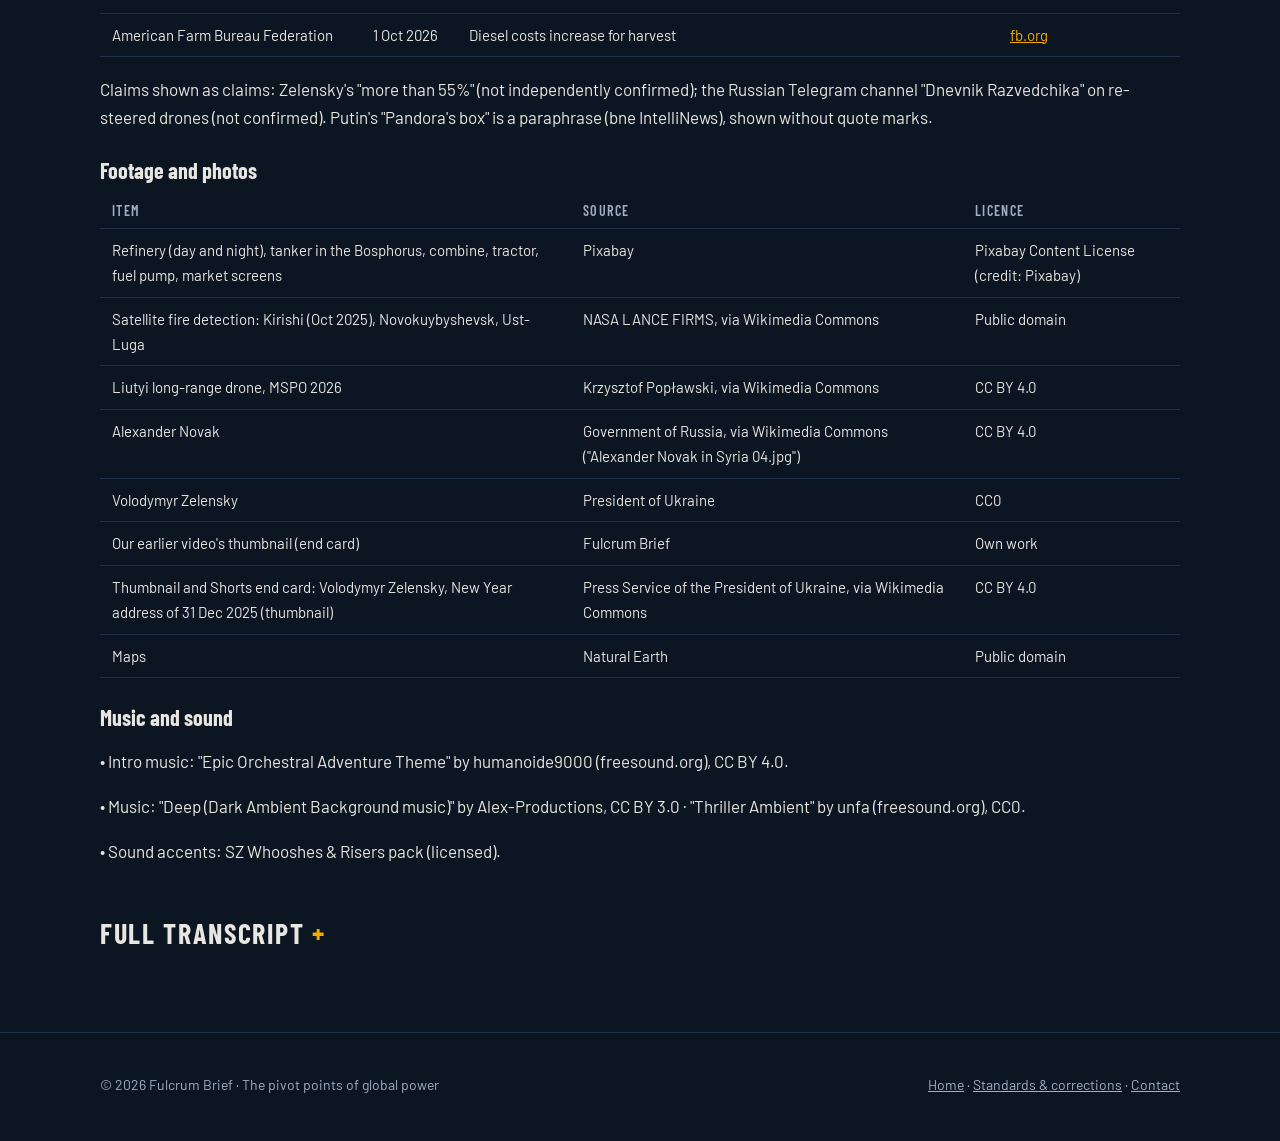
<file: briefing/russia-oil-war/index.html>
<!doctype html>
<html lang="en">
<head>
<meta charset="utf-8">
<meta name="viewport" content="width=device-width, initial-scale=1">
<title>Ukraine Is Setting Russia&#x27;s War Money ON FIRE | Fulcrum Brief</title>
<meta name="description" content="Could Russia lose the war without losing a battle? Ukraine&#x27;s long-range drones are hitting Russian oil refineries and ports, and the bill is reaching your diesel price.">
<link rel="canonical" href="https://fulcrumbrief.github.io/briefing/russia-oil-war/">
<link rel="icon" href="/favicon.svg" type="image/svg+xml">
<link rel="stylesheet" href="/page.css">
<meta property="og:type" content="article">
<meta property="og:site_name" content="Fulcrum Brief">
<meta property="og:title" content="Ukraine Is Setting Russia&#x27;s War Money ON FIRE | Fulcrum Brief">
<meta property="og:description" content="Could Russia lose the war without losing a battle? Ukraine&#x27;s long-range drones are hitting Russian oil refineries and ports, and the bill is reaching your diesel price.">
<meta property="og:url" content="https://fulcrumbrief.github.io/briefing/russia-oil-war/">
<meta property="og:image" content="https://i.ytimg.com/vi/R-xiFPGLiQs/maxresdefault.jpg">
<meta name="twitter:card" content="summary_large_image">
<meta name="twitter:site" content="@FulcrumBrief">
<meta name="theme-color" content="#0B1622">
<script type="application/ld+json">{"@context": "https://schema.org", "@graph": [{"@type": "VideoObject", "name": "Ukraine Is Setting Russia's War Money ON FIRE", "description": "Could Russia lose the war without losing a battle? Ukraine's long-range drones are hitting Russian oil refineries and ports, and the bill is reaching your diesel price. In one week this November, drone strikes disrupted nine of Russia's 35 major oil refineries, about 30% of its refining capacity, according to Reuters. The Kirishi refinery near St. Petersburg burned, the Baltic port of Ust-Luga was hit, and Russia is rationing gasoline for the third time this year. In this video, we follow the drone campaign target by target, then check the money: Russia's oil and gas revenue is down 14% this year and its budget deficit is heading for nearly double the plan. But we also lay out why this is not a collapse: crude oil exports are up, the Iran war lifted oil prices, refineries get repaired, and Moscow raised taxes at home. We read what Deputy Prime Minister Alexander Novak said in Russian about the fuel shortage, and check it against the record. Then we count what it costs Americans: record diesel prices, farm fuel bills and an $8 billion federal program. Finally, three scenarios for where this goes. Every claim is checked and sourced on our website.", "thumbnailUrl": ["https://i.ytimg.com/vi/R-xiFPGLiQs/maxresdefault.jpg"], "uploadDate": "2026-11-20T20:00:15Z", "duration": "PT13M48S", "embedUrl": "https://www.youtube-nocookie.com/embed/R-xiFPGLiQs", "contentUrl": "https://www.youtube.com/watch?v=R-xiFPGLiQs", "publisher": {"@id": "https://fulcrumbrief.github.io/#org"}, "creator": {"@id": "https://fulcrumbrief.github.io/#host"}, "hasPart": [{"@type": "Clip", "name": "Could Russia lose without losing a battle?", "startOffset": 0, "endOffset": 55, "url": "https://www.youtube.com/watch?v=R-xiFPGLiQs&t=0s"}, {"@type": "Clip", "name": "How we got here", "startOffset": 55, "endOffset": 123, "url": "https://www.youtube.com/watch?v=R-xiFPGLiQs&t=55s"}, {"@type": "Clip", "name": "The drone war, strike by strike", "startOffset": 123, "endOffset": 211, "url": "https://www.youtube.com/watch?v=R-xiFPGLiQs&t=123s"}, {"@type": "Clip", "name": "How much damage is it really?", "startOffset": 211, "endOffset": 326, "url": "https://www.youtube.com/watch?v=R-xiFPGLiQs&t=211s"}, {"@type": "Clip", "name": "Inside Russia: rationing and export bans", "startOffset": 326, "endOffset": 390, "url": "https://www.youtube.com/watch?v=R-xiFPGLiQs&t=326s"}, {"@type": "Clip", "name": "In Moscow's words", "startOffset": 390, "endOffset": 426, "url": "https://www.youtube.com/watch?v=R-xiFPGLiQs&t=390s"}, {"@type": "Clip", "name": "Is the money running out?", "startOffset": 426, "endOffset": 588, "url": "https://www.youtube.com/watch?v=R-xiFPGLiQs&t=426s"}, {"@type": "Clip", "name": "What it costs you", "startOffset": 588, "endOffset": 686, "url": "https://www.youtube.com/watch?v=R-xiFPGLiQs&t=588s"}, {"@type": "Clip", "name": "Three paths", "startOffset": 686, "endOffset": 764, "url": "https://www.youtube.com/watch?v=R-xiFPGLiQs&t=686s"}, {"@type": "Clip", "name": "My verdict", "startOffset": 764, "endOffset": 828, "url": "https://www.youtube.com/watch?v=R-xiFPGLiQs&t=764s"}], "transcript": "Imagine working nights at a Russian oil refinery, far from the front, as the drones come in again. Could Russia lose this war even without losing a single battle? In a single week this fall, drones disrupted nine of Russia's thirty-five big refineries. Russia is rationing gasoline at home. Its budget hole is running at nearly double the plan. And that's not even the biggest part. This same fight helped push diesel in America to the highest price ever recorded. Three questions today. How far can Ukraine's drones reach? Is Russia's war money really running out? And what is this costing you? First, how we got here, in five quick steps. February 2022. Russia invades Ukraine. The West sanctions Russian oil, and Moscow reroutes its barrels to Asia. Fall 2025. Ukraine's long-range drones start hitting refineries in waves, and Russia has a fuel crisis at home. Washington sanctions the two biggest Russian oil companies, Rosneft and Lukoil. The first eight months of 2026. The International Energy Agency counts a Russian refinery hit, on average, once every three days. By June, the agency says, Russia's refineries were processing about thirty percent less crude than a year earlier. That was the lowest level in more than twenty years. And then, this October, something strange happened. The strikes stopped. October eleventh. President Trump announces an energy ceasefire, and Ukraine largely holds its fire. October thirtieth. The pause ends. And what came next is the heaviest wave yet. So let's go to the war itself. October thirtieth. Ukraine's drone maker Fire Point says its drones hit the refinery, in the Samara region. Russia's own deputy minister, Alexander Novak, confirms attacks on three refineries and a gas-chemical plant. Drones set fire to the Kirishi refinery, near Saint Petersburg. It's the second-largest refinery Finary in Russia. November eleventh. A fire breaks out at Ust-Luga, Russia's main Baltic export hub for oil products. The regional governor says air defenses shot down one hundred and fifty drones that night, and flights were restricted at Saint Petersburg's airport. Look at where those places are. Not the border. The Volga. The Baltic coast. Ukraine is reaching across the whole western half of the country. And it kept striking while American, Russian and Ukrainian negotiators were sitting in Abu Dhabi. Why? President Zelensky has said Ukraine will stop hitting refineries only when Russia stops hitting Ukraine's power grid. He called the strikes, quote, \"a fitting response to Russia's refusal to de-escalate to their strikes against our energy infrastructure.\" Vladimir Putin's answer came back in August. He warned Kyiv had opened a Pandora's box by going after Russia's economy. So how much damage is that, really? Here the numbers matter, so stay with me. On November tenth, Reuters reported that in one week, attacks disrupted work at nine of Russia's thirty-five major refineries. Together, those nine can process about two point two million barrels a day. That's roughly thirty percent of Russia's refining capacity. Now the careful part. Thirty percent is the size of the plants that were hit. It is not thirty percent of fuel gone. Reuters' sources estimated the real loss in processing at up to two hundred thousand tons a day, out of about seven hundred thousand. Kyiv's own number is much bigger. President Zelensky says more than fifty-five percent of Russian refining has been knocked out. Nobody has independently confirmed that figure. How does Ukraine keep this up? Mass production. According to the Carnegie Russia Eurasia Center, Fire Point builds about one hundred long-range drones a day, and roughly one in ten reaches its target. One refinery, in Ryazan, had been attacked fifteen times by June. Russian military bloggers have noticed something else. One Telegram channel claims Ukrainian operators now watch a strike live and steer drones in flight, away from a unit that's already burning and onto storage tanks or power substations. That claim has not been confirmed. But it tells you what Russia's own side is worried about. Karnji's oil expert, Sergey Vakulenko, calls it a race: Ukrainian drones against Russian repair crews. And in June he wrote that the balance was shifting toward Kyiv. If you want to understand the moves behind the headlines, subscribe. Now go inside Russia, because this is where people feel it. This November, fuel rationing came back to Russian regions for the third time this year. Rosneft limited drivers to thirty liters of gasoline per car, about eight gallons, at city stations in places like Novosibirsk and Karelia. Moscow had counted on Kazakhstan to help fill the gap. Since the summer, Kazakhstan has shipped just eight thousand tons of gasoline. For a country Russia's size, that's a rounding error. Russia, one of the biggest oil producers on Earth, has banned its own gasoline exports through the end of the year. It banned jet fuel exports. exports for the first time ever. In July it banned diesel exports too, and Russia used to ship out about half the diesel it made. And I can see a piece of this from the Black Sea region, where I live. Across the water in occupied Crimea, Russian reports this fall described fuel being handed out by QR code. So what does Moscow say? Here it is, in Russian. On October second, Deputy Prime Minister Novak told the upper house of parliament: «Что касается бензина, мы наблюдаем незначительный дефицит сегодня Word for word: \"As for gasoline, we are observing an insignificant shortage today on the market.\" Insignificant. Check that against the record. Export bans on three fuels. Rationing in the regions, for the third time in a year. A minister can call that small. Drivers limited to eight gallons might not. But here's the part the headlines skip. Burning refineries is one thing. Is the money actually running out? Start with what's true. From January through October, Russia's oil and gas revenue fell fourteen percent from the year before. That's the finance ministry's own number. Oil and gas used to be the backbone of the Russian budget. Today they bring in less than a fifth of federal revenue. And the hole is growing. In the first ten months of the year, Russia spent about five point two trillion rubles more than it took in. That gap is a third bigger than a year ago. The budget law planned a deficit of about three point eight trillion rubles this year. The ministry now expects more than seven point three trillion. Nearly double. In early November, the government cleared itself to borrow up to another trillion rubles at home. So case closed? No. And this is where I have to be straight with you. First, crude. A refinery that's on fire can't take oil, so that oil gets exported raw instead. Carnegie found Russia's seaborne crude exports this spring running about half a million barrels a day above the average of the last three years. Second, price. The war with Iran pushed oil prices up. In October, Russia's oil and gas takings were the highest in a year and a half. Third, the ministry itself doesn't blame the drones for that fourteen percent drop. It blames a stronger ruble and the subsidies it pays refiners. Those subsidies exist to keep pump prices down. Carnegie says they hold Russian fuel as much as thirty rubles a liter below its market value. So the fuel crisis does cost the budget, just by a side door. Fourth, repairs. Vakulenko notes that the basic units in a refinery are relatively easy to fix. When Ukraine hit the port of Ust-Luga earlier this year, loading stopped for about two weeks. Then it came back. And fifth, Russia has found other money. It raised its sales tax to twenty-two percent in January. Revenue from everything that isn't oil is up nineteen percent. Ordinary Russians are now paying for more of this war directly. So here's the honest picture. Ukraine is not emptying Putin's bank account. It is wrecking the machine that turns crude into fuel, and it's forcing Russia to sell cheaper, rawer product. In Vakulenko's words, the industry's resilience is being stretched \"dangerously thin.\" Now the part that reaches your house. What does this cost you? I work in agriculture, so the number I watch is diesel. Diesel moves the trucks, the trains and the tractors. Almost everything you buy rode on it. On September twenty-second, the average price of diesel in America hit $6.52 a gallon. That's the highest ever recorded, above the record set after Russia's invasion in 2022. Reuters names two causes: the war with Iran, and the Ukraine's attacks on Russian refineries. In California, diesel briefly passed ten dollars. By mid-November the national average had slipped just under six. Will it last? In September, the International Energy Agency warned that global diesel markets are, quote, \"likely to remain under pressure for months to come.\" On the farm, the Farm Bureau tracked diesel going from $3.1 to five sixty-one in a year. For a typical corn farm, that's about twenty-two hundred extra dollars just to bring in the harvest. And you're covering part of that. Washington set up an eight-billion-dollar program to help farmers with fuel this harvest. Here's the twist. On October ninth, President Trump announced a deal with Putin to let Russian diesel into the United States, and Washington eased sanctions to allow it. The first tanker, with about forty thousand tons of on board, set out later that month. So America wants Russia's oil machine squeezed, and wants its diesel, at the same time. So where does this go? This is my analysis, not reporting. Three paths. Path one: Russia out-repairs the drones. Another pause like October's, better air defenses around the plants. The refineries come back, high oil prices fill the budget, and the war grinds on. For Ukraine, that's the worst case, because the pressure it built this fall just leaks away. Path two: the slow squeeze. The strikes continue, rationing becomes normal, and the Kremlin covers the gap with taxes and debt. Russia keeps fighting, but every month costs more, and more of the bill lands on its own people. I think this is the most likely one, because it's already happening. Path three: the break. Ukraine shifts from refineries to the export ports, and oil prices fall at the same time. In the first half of November, crude prices dropped more than eighteen percent in two weeks. If that lasts, the budget loses its cushion, and Moscow has to bargain. Remember, the earlier port strikes were fixed in about two weeks. To make this path real, Ukraine would have to keep ports shut far longer than it ever has. Here's my take. Russia is not about to run out of money. Anyone who tells that is selling something. But \"lose without a single battle\" doesn't mean collapse. It means the bill gets so high that the Kremlin takes a deal it would have refused a year ago. And Ukraine's drones can't do that alone. They need cheap oil and tight sanctions working with them. The irony is that war in the Middle East is the thing keeping Russia's budget alive. So here's my question for you. Should the United States keep sanctions tight on Russian even if it means you pay more for diesel? Yes or no, and tell me why in the comments. And if you want to see what happens if this war ever spreads to NATO, day by day, watch this video next.", "inLanguage": "en"}, {"@type": "Person", "@id": "https://fulcrumbrief.github.io/#host", "name": "Damyan Ivanov", "jobTitle": "Host", "worksFor": {"@id": "https://fulcrumbrief.github.io/#org"}, "sameAs": ["https://www.quora.com/profile/Damyan-Ivanov-2"]}, {"@type": "NewsMediaOrganization", "@id": "https://fulcrumbrief.github.io/#org", "name": "Fulcrum Brief", "url": "https://fulcrumbrief.github.io", "logo": "https://fulcrumbrief.github.io/logo.png", "correctionsPolicy": "https://fulcrumbrief.github.io/standards/#corrections", "verificationFactCheckingPolicy": "https://fulcrumbrief.github.io/standards/", "ethicsPolicy": "https://fulcrumbrief.github.io/standards/"}, {"@type": "BreadcrumbList", "itemListElement": [{"@type": "ListItem", "position": 1, "name": "Fulcrum Brief", "item": "https://fulcrumbrief.github.io/"}, {"@type": "ListItem", "position": 2, "name": "Ukraine Is Setting Russia's War Money ON FIRE"}]}]}</script>
</head>
<body>
<nav><div class="wrap">
  <a class="brand" href="/"><img src="/favicon.svg" alt="">Fulcrum <b>Brief</b></a>
  <div class="links"><a href="/#briefings">Briefings</a><a href="/standards/">Standards</a><a href="/#about">About</a><a href="/#contact">Contact</a></div>
  <a class="btn sub" href="https://www.youtube.com/@FulcrumBrief?sub_confirmation=1" target="_blank" rel="noopener">Subscribe<small>It's free</small></a>
</div></nav>
<main class="wrap page">
<article>
  <a class="back" href="/#briefings">← All briefings</a>
  <span class="kicker">Briefing · 20 November 2026 · 13 min</span>
  <h1>Ukraine Is Setting Russia&#x27;s War Money ON FIRE</h1>
  <p class="byline">Presented by <a href="/#about">Damyan Ivanov</a> · <a href="/standards/">Every claim checked</a></p>
  <div class="player"><iframe src="https://www.youtube-nocookie.com/embed/R-xiFPGLiQs" title="Ukraine Is Setting Russia&#x27;s War Money ON FIRE" loading="lazy" allowfullscreen
    allow="accelerometer; clipboard-write; encrypted-media; gyroscope; picture-in-picture; web-share"></iframe></div>
  <div class="cols">
    <div>
      <h2>The briefing</h2>
      <p>Could Russia lose the war without losing a battle? Ukraine&#x27;s long-range drones are hitting Russian oil refineries and ports, and the bill is reaching your diesel price.</p><p>In one week this November, drone strikes disrupted nine of Russia&#x27;s 35 major oil refineries, about 30% of its refining capacity, according to Reuters. The Kirishi refinery near St. Petersburg burned, the Baltic port of Ust-Luga was hit, and Russia is rationing gasoline for the third time this year. In this video, we follow the drone campaign target by target, then check the money: Russia&#x27;s oil and gas revenue is down 14% this year and its budget deficit is heading for nearly double the plan. But we also lay out why this is not a collapse: crude oil exports are up, the Iran war lifted oil prices, refineries get repaired, and Moscow raised taxes at home. We read what Deputy Prime Minister Alexander Novak said in Russian about the fuel shortage, and check it against the record. Then we count what it costs Americans: record diesel prices, farm fuel bills and an $8 billion federal program. Finally, three scenarios for where this goes. Every claim is checked and sourced on our website.</p>
      <h2>Section by section</h2><p>The drone war, strike by strike: Ukraine hit one Russian refinery every three days (International Energy Agency, Jan–Aug 2026), including Kirishi near St. Petersburg and the Baltic port of Ust-Luga. President Volodymyr Zelensky called it &quot;a fitting response to Russia&#x27;s refusal to de-escalate.&quot;</p><p>How much damage is it really? About 2.2 million barrels a day of refining, roughly 30% of capacity, was hit in one week (Reuters, 10 Nov 2026). Refinery runs fell 30% in June 2026, the lowest in more than 20 years.</p><p>Inside Russia: gasoline rationing, 8,000 tons of gasoline imported from Kazakhstan, and export bans on gasoline, jet fuel and diesel. In Moscow&#x27;s words: Deputy Prime Minister Alexander Novak&#x27;s &quot;insignificant shortage&quot; (RIA Novosti, 2 Oct 2026), checked against the record.</p><p>Is the money running out? Oil and gas revenue down 14.1% (Jan–Oct 2026), a 5.2 trillion ruble deficit against a 3.8 trillion plan, and why it is not a collapse: crude exports up 500,000 barrels a day and VAT raised to 22%.</p><p>What it costs you: a record U.S. diesel price of $6.52 a gallon (22 Sep 2026), farm diesel up from $3.01 to $5.61, about $2,227 more per corn farm, an $8 billion federal farm fuel program, and Washington easing sanctions on Russian diesel in October 2026.</p><p>Three paths: Russia out-repairs the drones, the refineries come back and high oil prices refill the budget; the slow squeeze, where strikes and rationing continue and the Kremlin covers the gap with taxes and debt, the path that is already happening; or the break, if Ukraine shifts to the export ports while oil prices fall, which would take away the budget&#x27;s cushion and push Moscow toward bargaining. In the first half of November, crude prices dropped more than 18 percent in two weeks. This is analysis of prices and budgets, not financial advice.</p><p>Every source, plus all footage, photo and music licences, with links: https://fulcrumbrief.github.io/briefing/russia-oil-war/#sources</p>
    </div>
    <aside>
      <h2>Chapters</h2>
      <ol class="chap"><li><a href="https://www.youtube.com/watch?v=R-xiFPGLiQs&amp;t=0s" target="_blank" rel="noopener"><span>0:00</span>Could Russia lose without losing a battle?</a></li><li><a href="https://www.youtube.com/watch?v=R-xiFPGLiQs&amp;t=55s" target="_blank" rel="noopener"><span>0:55</span>How we got here</a></li><li><a href="https://www.youtube.com/watch?v=R-xiFPGLiQs&amp;t=123s" target="_blank" rel="noopener"><span>2:03</span>The drone war, strike by strike</a></li><li><a href="https://www.youtube.com/watch?v=R-xiFPGLiQs&amp;t=211s" target="_blank" rel="noopener"><span>3:31</span>How much damage is it really?</a></li><li><a href="https://www.youtube.com/watch?v=R-xiFPGLiQs&amp;t=326s" target="_blank" rel="noopener"><span>5:26</span>Inside Russia: rationing and export bans</a></li><li><a href="https://www.youtube.com/watch?v=R-xiFPGLiQs&amp;t=390s" target="_blank" rel="noopener"><span>6:30</span>In Moscow&#x27;s words</a></li><li><a href="https://www.youtube.com/watch?v=R-xiFPGLiQs&amp;t=426s" target="_blank" rel="noopener"><span>7:06</span>Is the money running out?</a></li><li><a href="https://www.youtube.com/watch?v=R-xiFPGLiQs&amp;t=588s" target="_blank" rel="noopener"><span>9:48</span>What it costs you</a></li><li><a href="https://www.youtube.com/watch?v=R-xiFPGLiQs&amp;t=686s" target="_blank" rel="noopener"><span>11:26</span>Three paths</a></li><li><a href="https://www.youtube.com/watch?v=R-xiFPGLiQs&amp;t=764s" target="_blank" rel="noopener"><span>12:44</span>My verdict</a></li></ol>
      <a class="btn" href="https://www.youtube.com/watch?v=R-xiFPGLiQs" target="_blank" rel="noopener">Watch on YouTube</a>
    </aside>
  </div>
  <section id="sources"><h2>Sources &amp; resources</h2>
    <p class="muted">Every report, document, quote, photo, clip, map and piece of music used in this video, with its licence. Spotted an error? <a href="/standards/#corrections">Tell us</a> and we will correct it in public.</p>
    <p class="muted">Every claim on screen comes from these sources. Quotes are word for word; paraphrases are labelled; Ukrainian and Russian claims are labelled as claims.</p>
<h3>Reporting and data</h3>
<div class="tbl"><table><thead><tr><th>Outlet / body</th><th>Date</th><th>Headline / document</th><th>URL</th></tr></thead><tbody><tr><td>The Kyiv Independent (Reuters)</td><td>10 Nov 2026</td><td>Ukrainian strikes cut Russia&#x27;s oil refining capacity by 30%, Reuters reports</td><td><a href="https://kyivindependent.com/ukrainian-strikes-cut-russias-oil-refining-capacity-by-30-reuters-reports/" target="_blank" rel="noopener nofollow">kyivindependent.com</a></td></tr><tr><td>International Energy Agency</td><td>17 Sep 2026</td><td>Russian refining sector struggles amid intensifying Ukrainian attacks</td><td><a href="https://www.iea.org/commentaries/russian-refining-sector-struggles-amid-intensifying-ukrainian-attacks" target="_blank" rel="noopener nofollow">iea.org</a></td></tr><tr><td>bne IntelliNews</td><td>11 Nov 2026</td><td>Ukraine&#x27;s strikes hit Russian refineries representing 30% of capacity as Abu Dhabi talks open</td><td><a href="https://www.intellinews.com/ukraine-s-strikes-hit-russian-refineries-representing-30-of-capacity-as-abu-dhabi-talks-open-483858/" target="_blank" rel="noopener nofollow">intellinews.com</a></td></tr><tr><td>bne IntelliNews</td><td>10 Nov 2026</td><td>Russia&#x27;s ten-month budget deficit climbs to RUB5.2 trillion, 2.3% of GDP</td><td><a href="https://www.intellinews.com/russia-s-ten-month-budget-deficit-climbs-to-rub5-2-trillion-2-3-of-gdp-483661/" target="_blank" rel="noopener nofollow">intellinews.com</a></td></tr><tr><td>Militarnyi</td><td>11 Nov 2026</td><td>Ukrainian drones strike oil terminal at Russia&#x27;s Ust-Luga port, sparking fire</td><td><a href="https://militarnyi.com/en/news/ukrainian-drones-strike-oil-terminal-at-russia-s-ust-luga-port-sparking-fire/" target="_blank" rel="noopener nofollow">militarnyi.com</a></td></tr><tr><td>Carnegie Endowment (Sergey Vakulenko)</td><td>22 Jun 2026</td><td>Russian Oil Sector Battered but Not Broken by Ukrainian Air Attacks</td><td><a href="https://carnegieendowment.org/russia-eurasia/politika/2026/06/russia-new-refinery-strike" target="_blank" rel="noopener nofollow">carnegieendowment.org</a></td></tr><tr><td>Klerk.ru</td><td>9 Sep 2026</td><td>Fuel restrictions by region (Crimea: QR-code distribution)</td><td><a href="https://www.klerk.ru/buh/articles/696877/" target="_blank" rel="noopener nofollow">klerk.ru</a></td></tr><tr><td>Finance Mail.ru (RIA Novosti)</td><td>2 Oct 2026</td><td>Novak on an insignificant gasoline shortage (in Russian)</td><td><a href="https://finance.mail.ru/article/novak-zayavil-o-neznachitelnom-defitsite-benzina-na-rossijskom-ryinke-69230683/" target="_blank" rel="noopener nofollow">finance.mail.ru</a></td></tr><tr><td>BOE Report (Reuters)</td><td>15 Nov 2026</td><td>US diesel below $6 a gallon at 2-month low on easing tensions, weaker demand</td><td><a href="https://boereport.com/2026/11/15/us-diesel-below-6-a-gallon-at-2-month-low-on-easing-tensions-weaker-demand/" target="_blank" rel="noopener nofollow">boereport.com</a></td></tr><tr><td>American Farm Bureau Federation</td><td>1 Oct 2026</td><td>Diesel costs increase for harvest</td><td><a href="https://www.fb.org/intel/markets/diesel-costs-increase-for-harvest" target="_blank" rel="noopener nofollow">fb.org</a></td></tr></tbody></table></div>
<p>Claims shown as claims: Zelensky&#x27;s &quot;more than 55%&quot; (not independently confirmed); the Russian Telegram channel &quot;Dnevnik Razvedchika&quot; on re-steered drones (not confirmed). Putin&#x27;s &quot;Pandora&#x27;s box&quot; is a paraphrase (bne IntelliNews), shown without quote marks.</p>
<h3>Footage and photos</h3>
<div class="tbl"><table><thead><tr><th>Item</th><th>Source</th><th>Licence</th></tr></thead><tbody><tr><td>Refinery (day and night), tanker in the Bosphorus, combine, tractor, fuel pump, market screens</td><td>Pixabay</td><td>Pixabay Content License (credit: Pixabay)</td></tr><tr><td>Satellite fire detection: Kirishi (Oct 2025), Novokuybyshevsk, Ust-Luga</td><td>NASA LANCE FIRMS, via Wikimedia Commons</td><td>Public domain</td></tr><tr><td>Liutyi long-range drone, MSPO 2026</td><td>Krzysztof Popławski, via Wikimedia Commons</td><td>CC BY 4.0</td></tr><tr><td>Alexander Novak</td><td>Government of Russia, via Wikimedia Commons (&quot;Alexander Novak in Syria 04.jpg&quot;)</td><td>CC BY 4.0</td></tr><tr><td>Volodymyr Zelensky</td><td>President of Ukraine</td><td>CC0</td></tr><tr><td>Our earlier video&#x27;s thumbnail (end card)</td><td>Fulcrum Brief</td><td>Own work</td></tr><tr><td>Thumbnail and Shorts end card: Volodymyr Zelensky, New Year address of 31 Dec 2025 (thumbnail)</td><td>Press Service of the President of Ukraine, via Wikimedia Commons</td><td>CC BY 4.0</td></tr><tr><td>Maps</td><td>Natural Earth</td><td>Public domain</td></tr></tbody></table></div>
<h3>Music and sound</h3>
<p>• Intro music: &quot;Epic Orchestral Adventure Theme&quot; by humanoide9000 (freesound.org), CC BY 4.0.</p>
<p>• Music: &quot;Deep (Dark Ambient Background music)&quot; by Alex-Productions, CC BY 3.0 · &quot;Thriller Ambient&quot; by unfa (freesound.org), CC0.</p>
<p>• Sound accents: SZ Whooshes &amp; Risers pack (licensed).</p></section>
  <section id="transcript"><details><summary><h2>Full transcript</h2></summary><h3><a href="https://www.youtube.com/watch?v=R-xiFPGLiQs&amp;t=0s" target="_blank" rel="noopener">0:00</a> Could Russia lose without losing a battle?</h3>
<p>Imagine working nights at a Russian oil refinery, far from the front, as the drones come in again. Could Russia lose this war even without losing a single battle? In a single week this fall, drones disrupted nine of Russia&#x27;s thirty-five big refineries. Russia is rationing gasoline at home.</p>
<p>Its budget hole is running at nearly double the plan. And that&#x27;s not even the biggest part. This same fight helped push diesel in America to the highest price ever recorded. Three questions today.</p>
<p>How far can Ukraine&#x27;s drones reach? Is Russia&#x27;s war money really running out? And what is this costing you? First, how we got here, in five quick steps.</p>
<p>February 2022. Russia invades Ukraine.</p>
<h3><a href="https://www.youtube.com/watch?v=R-xiFPGLiQs&amp;t=55s" target="_blank" rel="noopener">0:55</a> How we got here</h3>
<p>The West sanctions Russian oil, and Moscow reroutes its barrels to Asia. Fall 2025. Ukraine&#x27;s long-range drones start hitting refineries in waves, and Russia has a fuel crisis at home. Washington sanctions the two biggest Russian oil companies, Rosneft and Lukoil.</p>
<p>The first eight months of 2026. The International Energy Agency counts a Russian refinery hit, on average, once every three days. By June, the agency says, Russia&#x27;s refineries were processing about thirty percent less crude than a year earlier. That was the lowest level in more than twenty years.</p>
<p>And then, this October, something strange happened. The strikes stopped. October eleventh. President Trump announces an energy ceasefire, and Ukraine largely holds its fire.</p>
<p>October thirtieth. The pause ends. And what came next is the heaviest wave yet.</p>
<h3><a href="https://www.youtube.com/watch?v=R-xiFPGLiQs&amp;t=123s" target="_blank" rel="noopener">2:03</a> The drone war, strike by strike</h3>
<p>So let&#x27;s go to the war itself. October thirtieth. Ukraine&#x27;s drone maker Fire Point says its drones hit the refinery, in the Samara region. Russia&#x27;s own deputy minister, Alexander Novak, confirms attacks on three refineries and a gas-chemical plant.</p>
<p>Drones set fire to the Kirishi refinery, near Saint Petersburg. It&#x27;s the second-largest refinery Finary in Russia. November eleventh. A fire breaks out at Ust-Luga, Russia&#x27;s main Baltic export hub for oil products.</p>
<p>The regional governor says air defenses shot down one hundred and fifty drones that night, and flights were restricted at Saint Petersburg&#x27;s airport. Look at where those places are. Not the border. The Volga.</p>
<p>The Baltic coast. Ukraine is reaching across the whole western half of the country. And it kept striking while American, Russian and Ukrainian negotiators were sitting in Abu Dhabi. Why?</p>
<p>President Zelensky has said Ukraine will stop hitting refineries only when Russia stops hitting Ukraine&#x27;s power grid. He called the strikes, quote, &quot;a fitting response to Russia&#x27;s refusal to de-escalate to their strikes against our energy infrastructure.&quot; Vladimir Putin&#x27;s answer came back in August. He warned Kyiv had opened a Pandora&#x27;s box by going after Russia&#x27;s economy.</p>
<h3><a href="https://www.youtube.com/watch?v=R-xiFPGLiQs&amp;t=211s" target="_blank" rel="noopener">3:31</a> How much damage is it really?</h3>
<p>So how much damage is that, really? Here the numbers matter, so stay with me. On November tenth, Reuters reported that in one week, attacks disrupted work at nine of Russia&#x27;s thirty-five major refineries. Together, those nine can process about two point two million barrels a day.</p>
<p>That&#x27;s roughly thirty percent of Russia&#x27;s refining capacity. Now the careful part. Thirty percent is the size of the plants that were hit. It is not thirty percent of fuel gone.</p>
<p>Reuters&#x27; sources estimated the real loss in processing at up to two hundred thousand tons a day, out of about seven hundred thousand. Kyiv&#x27;s own number is much bigger. President Zelensky says more than fifty-five percent of Russian refining has been knocked out. Nobody has independently confirmed that figure.</p>
<p>How does Ukraine keep this up? Mass production. According to the Carnegie Russia Eurasia Center, Fire Point builds about one hundred long-range drones a day, and roughly one in ten reaches its target. One refinery, in Ryazan, had been attacked fifteen times by June.</p>
<p>Russian military bloggers have noticed something else. One Telegram channel claims Ukrainian operators now watch a strike live and steer drones in flight, away from a unit that&#x27;s already burning and onto storage tanks or power substations. That claim has not been confirmed. But it tells you what Russia&#x27;s own side is worried about.</p>
<p>Karnji&#x27;s oil expert, Sergey Vakulenko, calls it a race: Ukrainian drones against Russian repair crews. And in June he wrote that the balance was shifting toward Kyiv. If you want to understand the moves behind the headlines, subscribe.</p>
<h3><a href="https://www.youtube.com/watch?v=R-xiFPGLiQs&amp;t=326s" target="_blank" rel="noopener">5:26</a> Inside Russia: rationing and export bans</h3>
<p>Now go inside Russia, because this is where people feel it. This November, fuel rationing came back to Russian regions for the third time this year. Rosneft limited drivers to thirty liters of gasoline per car, about eight gallons, at city stations in places like Novosibirsk and Karelia. Moscow had counted on Kazakhstan to help fill the gap.</p>
<p>Since the summer, Kazakhstan has shipped just eight thousand tons of gasoline. For a country Russia&#x27;s size, that&#x27;s a rounding error. Russia, one of the biggest oil producers on Earth, has banned its own gasoline exports through the end of the year. It banned jet fuel exports. exports for the first time ever.</p>
<p>In July it banned diesel exports too, and Russia used to ship out about half the diesel it made. And I can see a piece of this from the Black Sea region, where I live. Across the water in occupied Crimea, Russian reports this fall described fuel being handed out by QR code.</p>
<h3><a href="https://www.youtube.com/watch?v=R-xiFPGLiQs&amp;t=390s" target="_blank" rel="noopener">6:30</a> In Moscow&#x27;s words</h3>
<p>So what does Moscow say? Here it is, in Russian. On October second, Deputy Prime Minister Novak told the upper house of parliament: «Что касается бензина, мы наблюдаем незначительный дефицит сегодня Word for word: &quot;As for gasoline, we are observing an insignificant shortage today on the market.&quot; Insignificant. Check that against the record.</p>
<p>Export bans on three fuels. Rationing in the regions, for the third time in a year. A minister can call that small. Drivers limited to eight gallons might not.</p>
<h3><a href="https://www.youtube.com/watch?v=R-xiFPGLiQs&amp;t=426s" target="_blank" rel="noopener">7:06</a> Is the money running out?</h3>
<p>But here&#x27;s the part the headlines skip. Burning refineries is one thing. Is the money actually running out? Start with what&#x27;s true.</p>
<p>From January through October, Russia&#x27;s oil and gas revenue fell fourteen percent from the year before. That&#x27;s the finance ministry&#x27;s own number. Oil and gas used to be the backbone of the Russian budget. Today they bring in less than a fifth of federal revenue.</p>
<p>And the hole is growing. In the first ten months of the year, Russia spent about five point two trillion rubles more than it took in. That gap is a third bigger than a year ago. The budget law planned a deficit of about three point eight trillion rubles this year.</p>
<p>The ministry now expects more than seven point three trillion. Nearly double. In early November, the government cleared itself to borrow up to another trillion rubles at home. So case closed?</p>
<p>No. And this is where I have to be straight with you. First, crude. A refinery that&#x27;s on fire can&#x27;t take oil, so that oil gets exported raw instead.</p>
<p>Carnegie found Russia&#x27;s seaborne crude exports this spring running about half a million barrels a day above the average of the last three years. Second, price. The war with Iran pushed oil prices up. In October, Russia&#x27;s oil and gas takings were the highest in a year and a half.</p>
<p>Third, the ministry itself doesn&#x27;t blame the drones for that fourteen percent drop. It blames a stronger ruble and the subsidies it pays refiners. Those subsidies exist to keep pump prices down. Carnegie says they hold Russian fuel as much as thirty rubles a liter below its market value.</p>
<p>So the fuel crisis does cost the budget, just by a side door. Fourth, repairs. Vakulenko notes that the basic units in a refinery are relatively easy to fix. When Ukraine hit the port of Ust-Luga earlier this year, loading stopped for about two weeks.</p>
<p>Then it came back. And fifth, Russia has found other money. It raised its sales tax to twenty-two percent in January. Revenue from everything that isn&#x27;t oil is up nineteen percent.</p>
<p>Ordinary Russians are now paying for more of this war directly. So here&#x27;s the honest picture. Ukraine is not emptying Putin&#x27;s bank account. It is wrecking the machine that turns crude into fuel, and it&#x27;s forcing Russia to sell cheaper, rawer product.</p>
<p>In Vakulenko&#x27;s words, the industry&#x27;s resilience is being stretched &quot;dangerously thin.&quot; Now the part that</p>
<h3><a href="https://www.youtube.com/watch?v=R-xiFPGLiQs&amp;t=588s" target="_blank" rel="noopener">9:48</a> What it costs you</h3>
<p>reaches your house. What does this cost you? I work in agriculture, so the number I watch is diesel. Diesel moves the trucks, the trains and the tractors.</p>
<p>Almost everything you buy rode on it. On September twenty-second, the average price of diesel in America hit $6.52 a gallon. That&#x27;s the highest ever recorded, above the record set after Russia&#x27;s invasion in 2022. Reuters names two causes: the war with Iran, and the Ukraine&#x27;s attacks on Russian refineries.</p>
<p>In California, diesel briefly passed ten dollars. By mid-November the national average had slipped just under six. Will it last? In September, the International Energy Agency warned that global diesel markets are, quote, &quot;likely to remain under pressure for months to come.&quot; On the farm, the Farm Bureau tracked diesel going from $3.1 to five sixty-one in a year.</p>
<p>For a typical corn farm, that&#x27;s about twenty-two hundred extra dollars just to bring in the harvest. And you&#x27;re covering part of that. Washington set up an eight-billion-dollar program to help farmers with fuel this harvest. Here&#x27;s the twist.</p>
<p>On October ninth, President Trump announced a deal with Putin to let Russian diesel into the United States, and Washington eased sanctions to allow it. The first tanker, with about forty thousand tons of on board, set out later that month. So America wants Russia&#x27;s oil machine squeezed, and wants its diesel, at the same time. So where does this go?</p>
<h3><a href="https://www.youtube.com/watch?v=R-xiFPGLiQs&amp;t=686s" target="_blank" rel="noopener">11:26</a> Three paths</h3>
<p>This is my analysis, not reporting. Three paths. Path one: Russia out-repairs the drones. Another pause like October&#x27;s, better air defenses around the plants.</p>
<p>The refineries come back, high oil prices fill the budget, and the war grinds on. For Ukraine, that&#x27;s the worst case, because the pressure it built this fall just leaks away. Path two: the slow squeeze. The strikes continue, rationing becomes normal, and the Kremlin covers the gap with taxes and debt.</p>
<p>Russia keeps fighting, but every month costs more, and more of the bill lands on its own people. I think this is the most likely one, because it&#x27;s already happening. Path three: the break. Ukraine shifts from refineries to the export ports, and oil prices fall at the same time.</p>
<p>In the first half of November, crude prices dropped more than eighteen percent in two weeks. If that lasts, the budget loses its cushion, and Moscow has to bargain. Remember, the earlier port strikes were fixed in about two weeks. To make this path real, Ukraine would have to keep ports shut far longer than it ever has.</p>
<h3><a href="https://www.youtube.com/watch?v=R-xiFPGLiQs&amp;t=764s" target="_blank" rel="noopener">12:44</a> My verdict</h3>
<p>Here&#x27;s my take. Russia is not about to run out of money. Anyone who tells that is selling something. But &quot;lose without a single battle&quot; doesn&#x27;t mean collapse.</p>
<p>It means the bill gets so high that the Kremlin takes a deal it would have refused a year ago. And Ukraine&#x27;s drones can&#x27;t do that alone. They need cheap oil and tight sanctions working with them. The irony is that war in the Middle East is the thing keeping Russia&#x27;s budget alive.</p>
<p>So here&#x27;s my question for you. Should the United States keep sanctions tight on Russian even if it means you pay more for diesel? Yes or no, and tell me why in the comments. And if you want to see what happens if this war ever spreads to NATO, day by day, watch this video next.</p></details></section>
</article>
</main>
<footer><div class="wrap">
  <span>© 2026 Fulcrum Brief · The pivot points of global power</span>
  <span><a href="/">Home</a> · <a href="/standards/">Standards &amp; corrections</a> · <a href="mailto:contacttripointmedia@gmail.com">Contact</a></span>
</div></footer>
</body>
</html>
</file>
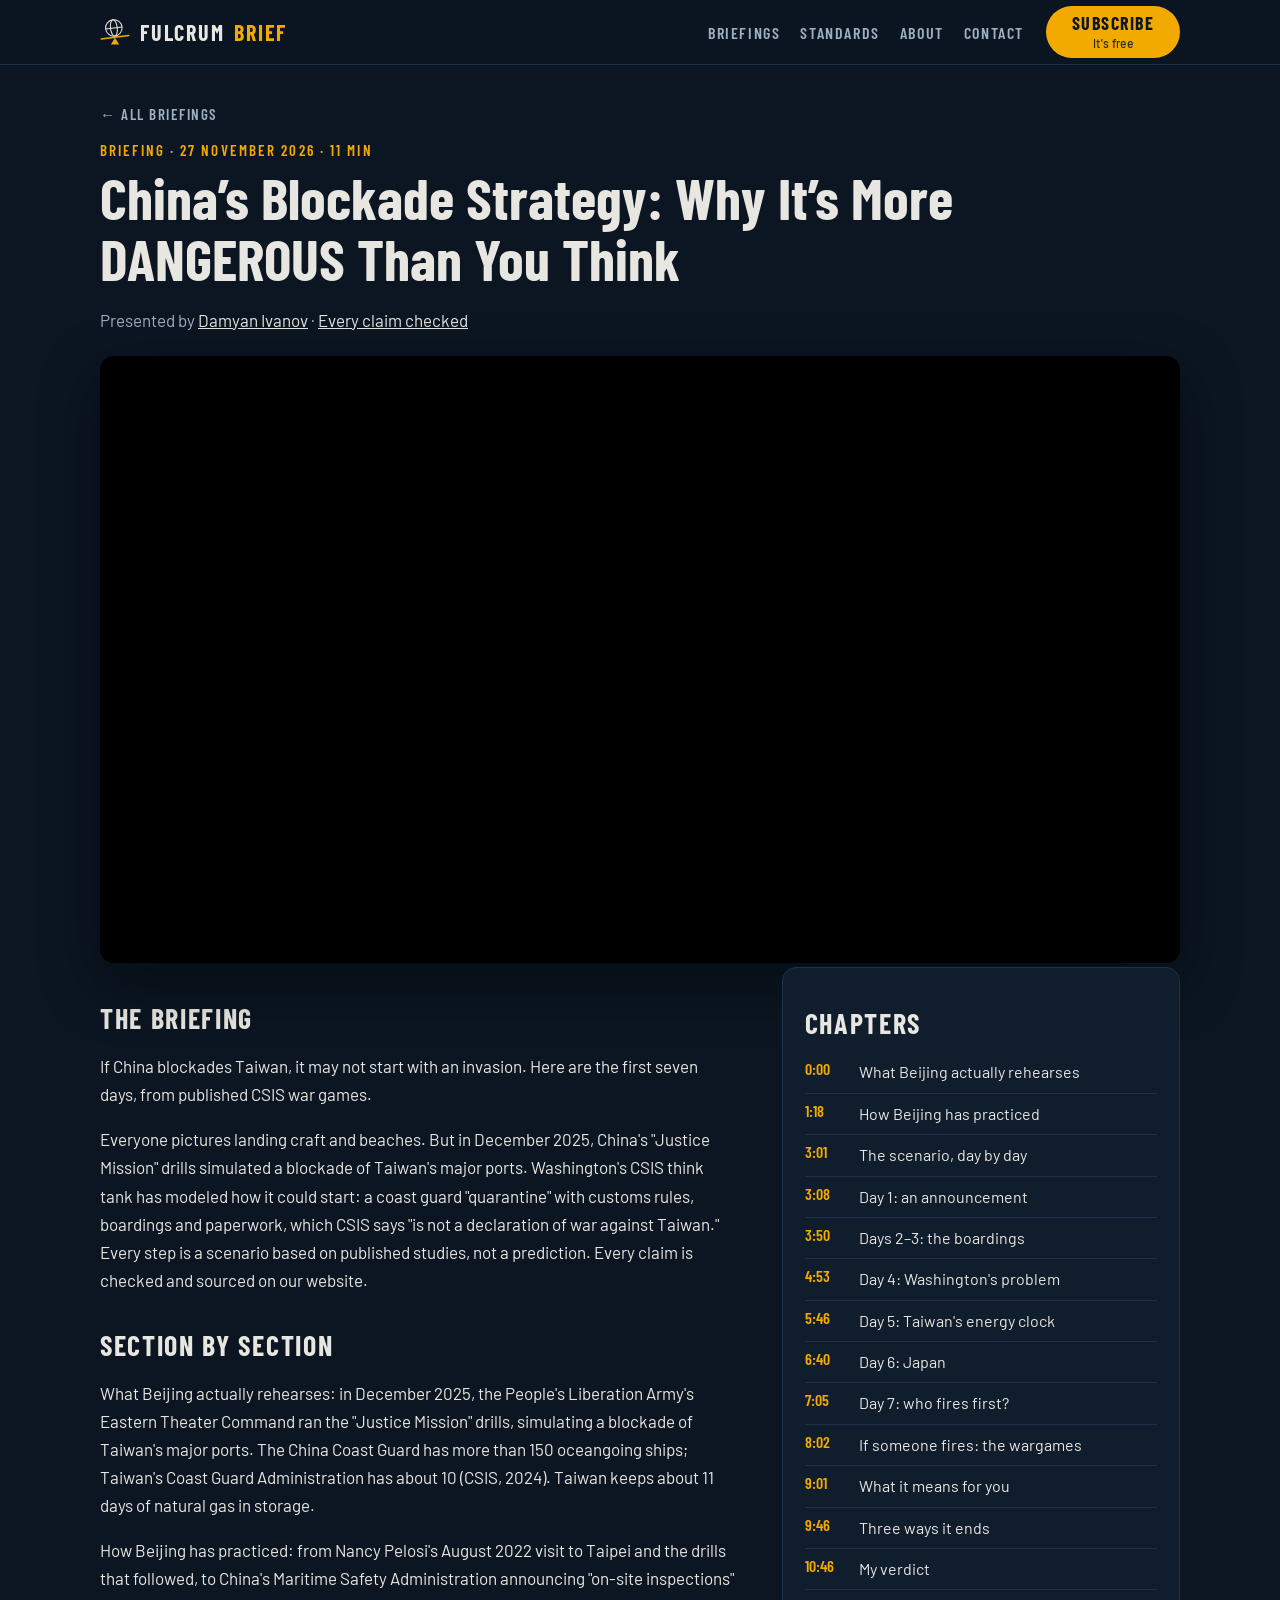
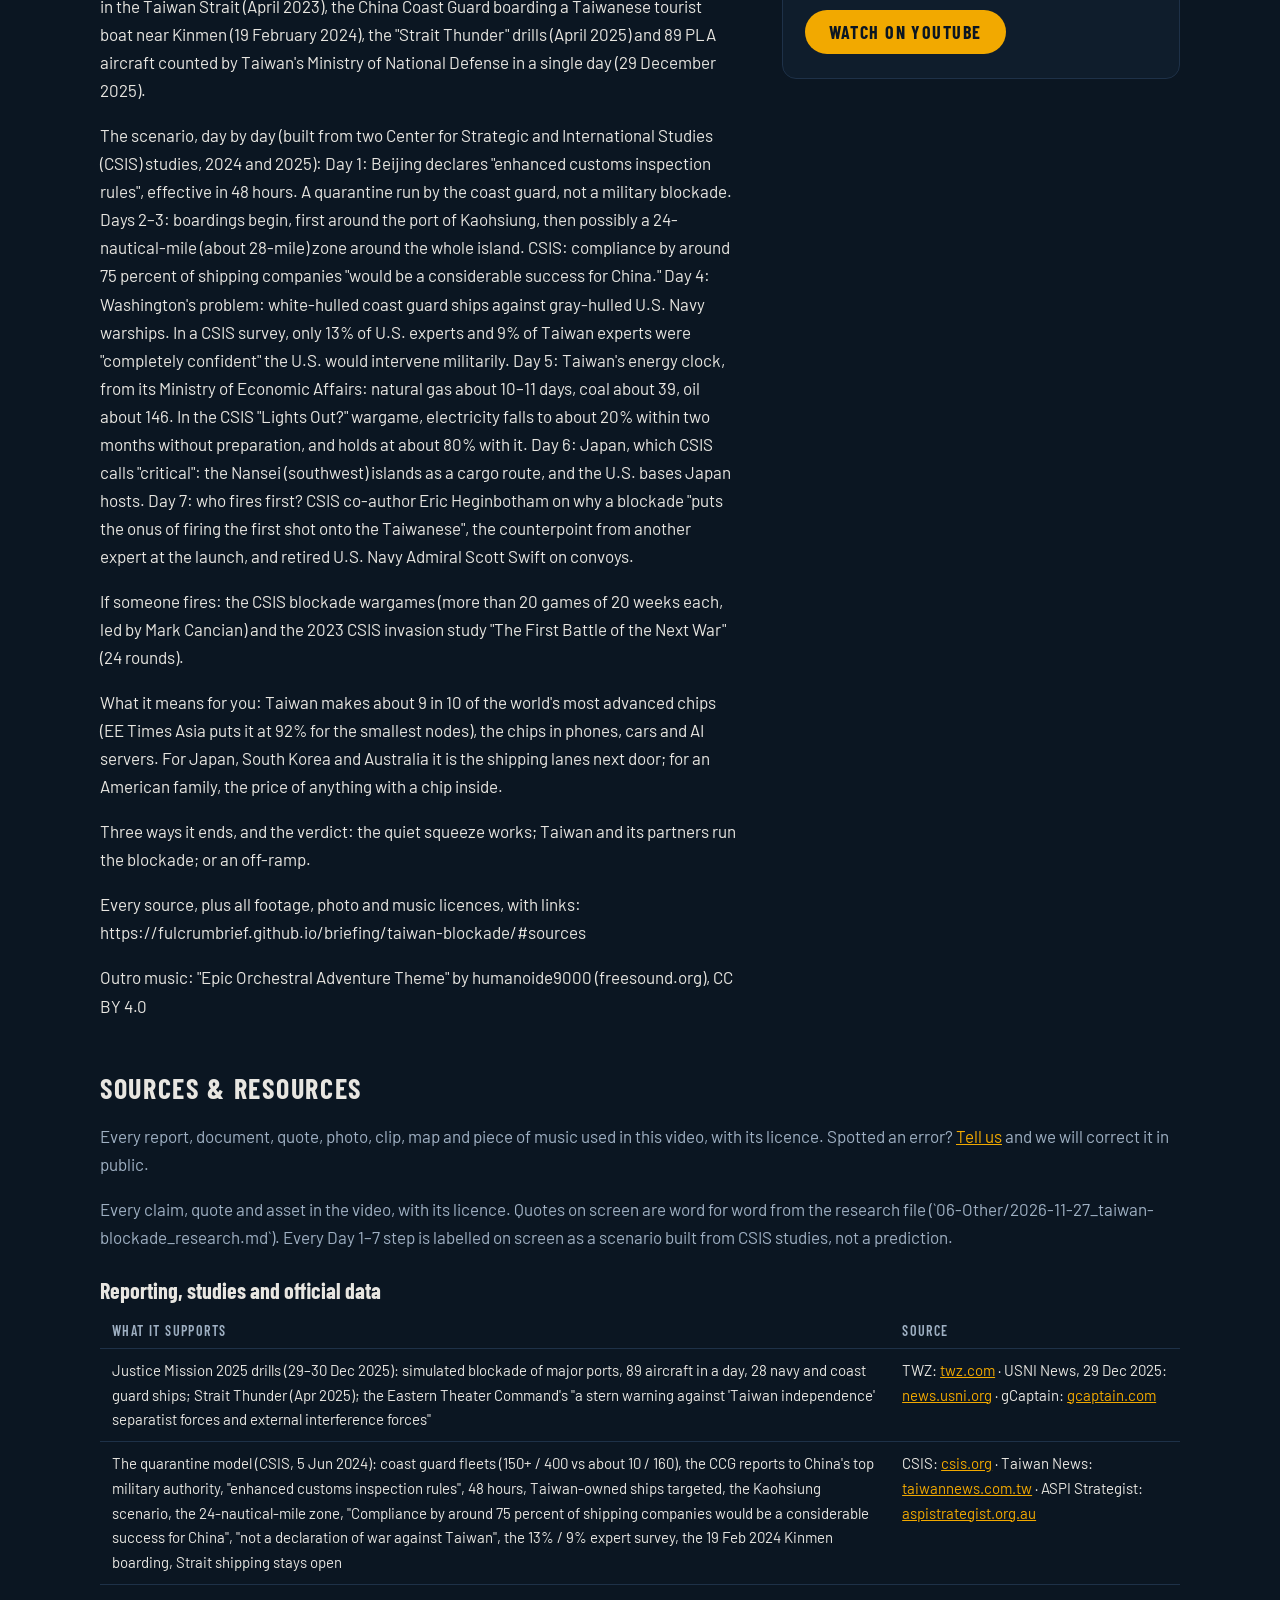
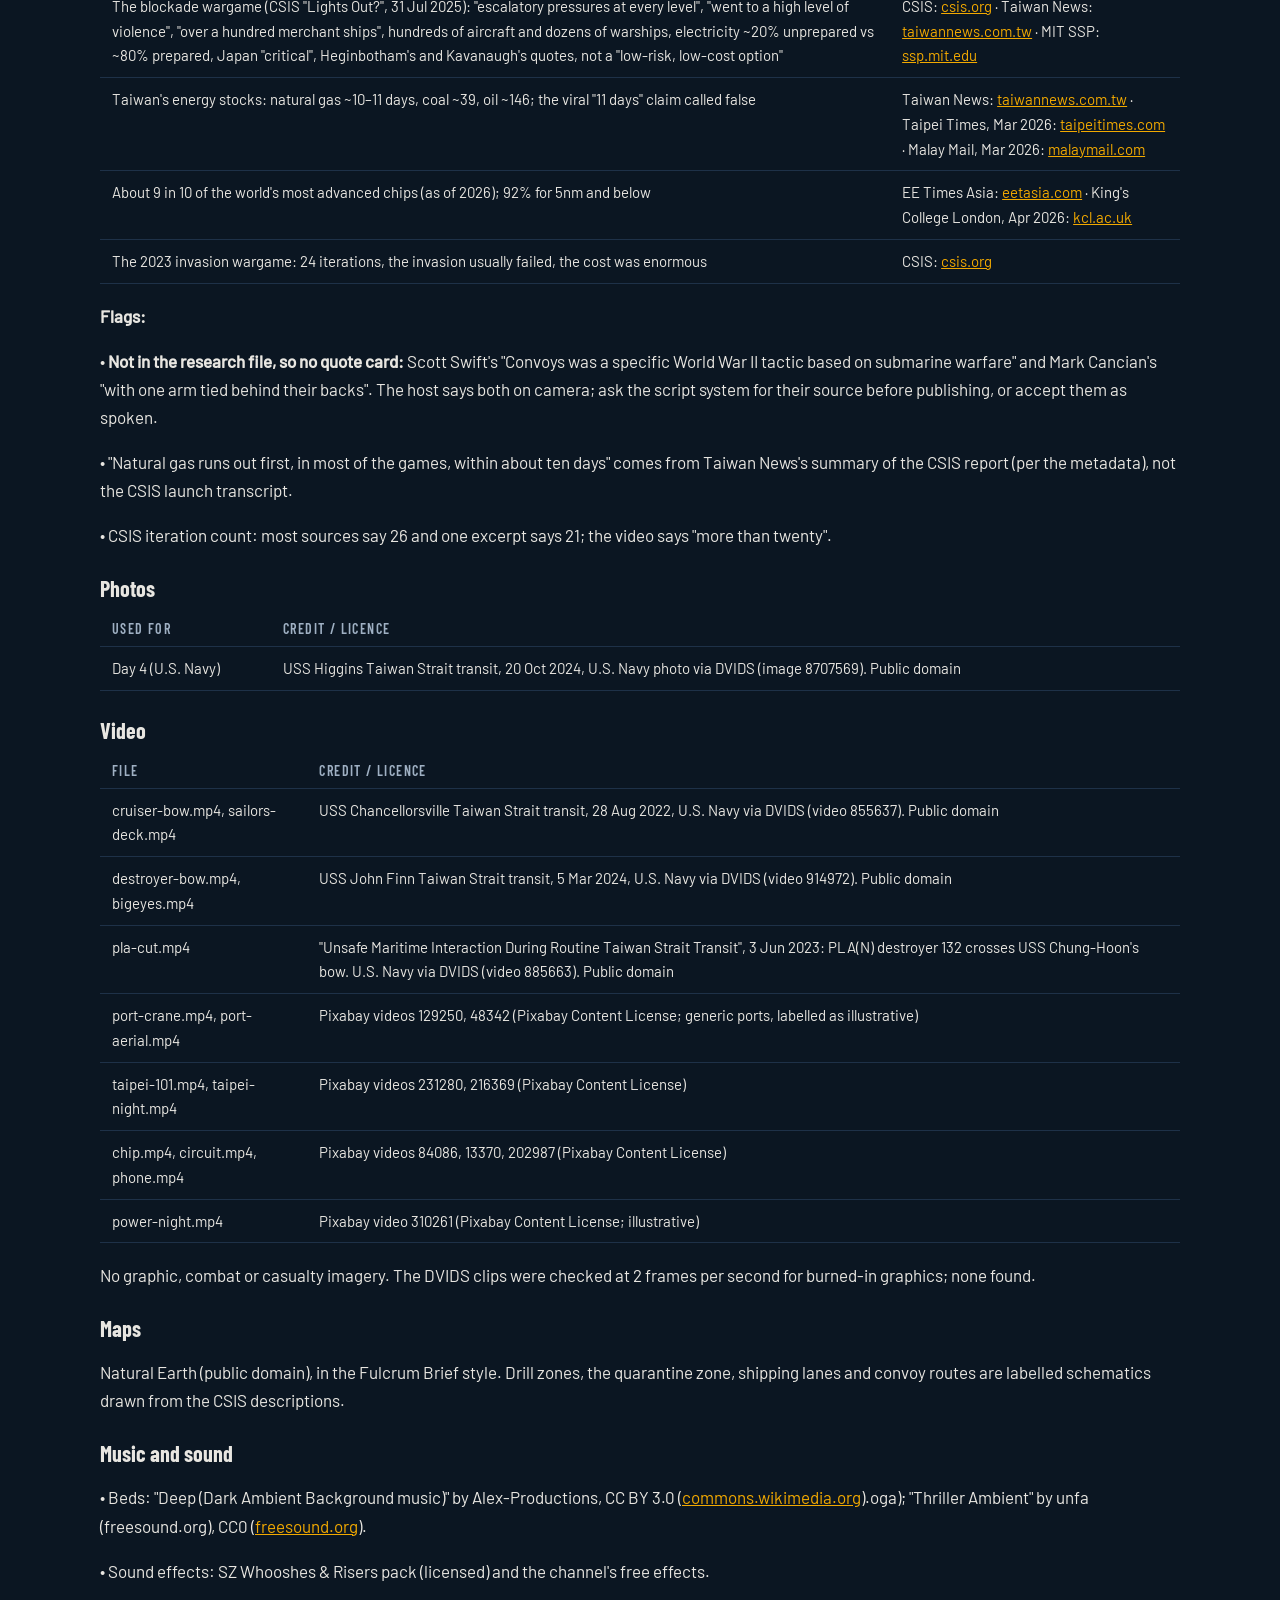
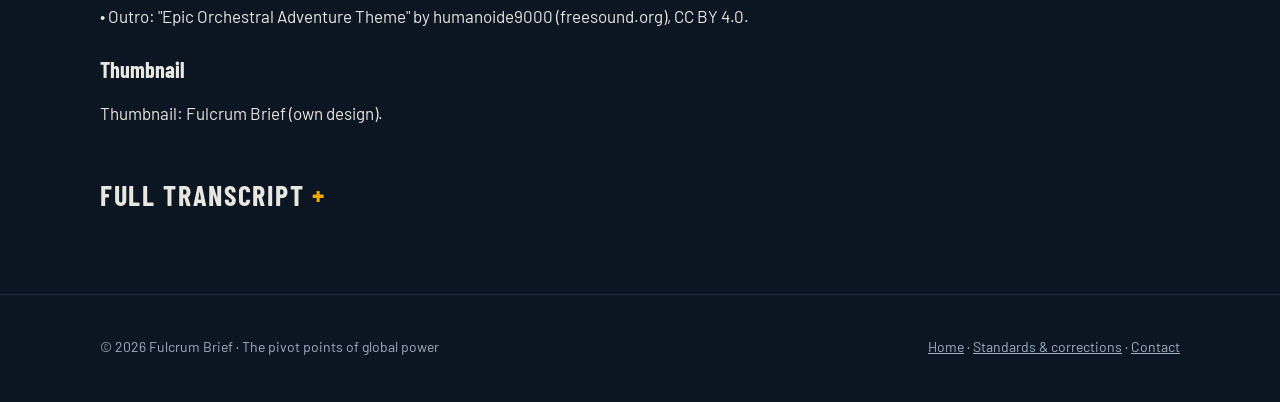
<file: briefing/taiwan-blockade/index.html>
<!doctype html>
<html lang="en">
<head>
<meta charset="utf-8">
<meta name="viewport" content="width=device-width, initial-scale=1">
<title>China’s Blockade Strategy: Why It’s More DANGEROUS Than You Think | Fulcrum Brief</title>
<meta name="description" content="If China blockades Taiwan, it may not start with an invasion. Here are the first seven days, from published CSIS war games.">
<link rel="canonical" href="https://fulcrumbrief.github.io/briefing/taiwan-blockade/">
<link rel="icon" href="/favicon.svg" type="image/svg+xml">
<link rel="stylesheet" href="/page.css">
<meta property="og:type" content="article">
<meta property="og:site_name" content="Fulcrum Brief">
<meta property="og:title" content="China’s Blockade Strategy: Why It’s More DANGEROUS Than You Think | Fulcrum Brief">
<meta property="og:description" content="If China blockades Taiwan, it may not start with an invasion. Here are the first seven days, from published CSIS war games.">
<meta property="og:url" content="https://fulcrumbrief.github.io/briefing/taiwan-blockade/">
<meta property="og:image" content="https://i.ytimg.com/vi/FpXvEcxnLj0/maxresdefault.jpg">
<meta name="twitter:card" content="summary_large_image">
<meta name="twitter:site" content="@FulcrumBrief">
<meta name="theme-color" content="#0B1622">
<script type="application/ld+json">{"@context": "https://schema.org", "@graph": [{"@type": "VideoObject", "name": "China’s Blockade Strategy: Why It’s More DANGEROUS Than You Think", "description": "If China blockades Taiwan, it may not start with an invasion. Here are the first seven days, from published CSIS war games. Everyone pictures landing craft and beaches. But in December 2025, China's \"Justice Mission\" drills simulated a blockade of Taiwan's major ports. Washington's CSIS think tank has modeled how it could start: a coast guard \"quarantine\" with customs rules, boardings and paperwork, which CSIS says \"is not a declaration of war against Taiwan.\" Every step is a scenario based on published studies, not a prediction. Every claim is checked and sourced on our website.", "thumbnailUrl": ["https://i.ytimg.com/vi/FpXvEcxnLj0/maxresdefault.jpg"], "uploadDate": "2026-11-27T20:00:09Z", "duration": "PT11M37S", "embedUrl": "https://www.youtube-nocookie.com/embed/FpXvEcxnLj0", "contentUrl": "https://www.youtube.com/watch?v=FpXvEcxnLj0", "publisher": {"@id": "https://fulcrumbrief.github.io/#org"}, "creator": {"@id": "https://fulcrumbrief.github.io/#host"}, "hasPart": [{"@type": "Clip", "name": "What Beijing actually rehearses", "startOffset": 0, "endOffset": 78, "url": "https://www.youtube.com/watch?v=FpXvEcxnLj0&t=0s"}, {"@type": "Clip", "name": "How Beijing has practiced", "startOffset": 78, "endOffset": 181, "url": "https://www.youtube.com/watch?v=FpXvEcxnLj0&t=78s"}, {"@type": "Clip", "name": "The scenario, day by day", "startOffset": 181, "endOffset": 188, "url": "https://www.youtube.com/watch?v=FpXvEcxnLj0&t=181s"}, {"@type": "Clip", "name": "Day 1: an announcement", "startOffset": 188, "endOffset": 230, "url": "https://www.youtube.com/watch?v=FpXvEcxnLj0&t=188s"}, {"@type": "Clip", "name": "Days 2–3: the boardings", "startOffset": 230, "endOffset": 293, "url": "https://www.youtube.com/watch?v=FpXvEcxnLj0&t=230s"}, {"@type": "Clip", "name": "Day 4: Washington's problem", "startOffset": 293, "endOffset": 346, "url": "https://www.youtube.com/watch?v=FpXvEcxnLj0&t=293s"}, {"@type": "Clip", "name": "Day 5: Taiwan's energy clock", "startOffset": 346, "endOffset": 400, "url": "https://www.youtube.com/watch?v=FpXvEcxnLj0&t=346s"}, {"@type": "Clip", "name": "Day 6: Japan", "startOffset": 400, "endOffset": 425, "url": "https://www.youtube.com/watch?v=FpXvEcxnLj0&t=400s"}, {"@type": "Clip", "name": "Day 7: who fires first?", "startOffset": 425, "endOffset": 482, "url": "https://www.youtube.com/watch?v=FpXvEcxnLj0&t=425s"}, {"@type": "Clip", "name": "If someone fires: the wargames", "startOffset": 482, "endOffset": 541, "url": "https://www.youtube.com/watch?v=FpXvEcxnLj0&t=482s"}, {"@type": "Clip", "name": "What it means for you", "startOffset": 541, "endOffset": 586, "url": "https://www.youtube.com/watch?v=FpXvEcxnLj0&t=541s"}, {"@type": "Clip", "name": "Three ways it ends", "startOffset": 586, "endOffset": 646, "url": "https://www.youtube.com/watch?v=FpXvEcxnLj0&t=586s"}, {"@type": "Clip", "name": "My verdict", "startOffset": 646, "endOffset": 697, "url": "https://www.youtube.com/watch?v=FpXvEcxnLj0&t=646s"}], "transcript": "Everyone pictures the same thing. Landing craft. Beaches. An invasion of Taiwan. But look at what Beijing actually rehearses. In December 2025, China's military drilled a blockade of Taiwan's major ports. So what happens on the day China stops ships instead of storming beaches? And who blinks first? The first ships to arrive might not even be warships. They could be coast guard. China's coast guard has more than 150 ocean going ships. Taiwan's has about ten. Count the smaller boats too, and it's about four hundred against about a hundred sixty. And China's coast guard isn't a normal police force. It reports to China's top military authority. And Taiwan has a clock. It keeps about eleven days of natural gas in storage. This is the pivot of the whole scenario. A blockade like this doesn't begin with a battle. It begins with paperwork. It becomes a war at one moment. The first shot. And the studies say neither side wants to fire it. So, three questions. How would it start? Who would have to fire first? And what does it mean for you? First, how Beijing has been practicing. August 2022. Nancy Pelosi visits Taipei. China answers with major drills around the island. It's the first of several big exercises aimed at Taiwan. April 2023. Taiwan's president stops over in the U.S. China's maritime agency then announces \"on-site inspections\" in the Strait. No ship is boarded. But the idea is now on the record. February 2024. Near the island of Kinmen, Chinese coast guard officers board a Taiwanese tourist boat. They check its licenses and paperwork. June 2024. The CSIS think tank in Washington publishes a study. It's called \"How China Could Quarantine Taiwan.\" April 2025. China runs its \"Strait Thunder\" drills. July 2025. CSIS publishes a second study. It wargames a full blockade. December 2025. China's \"Justice Mission\" drills simulate a blockade of Taiwan's major ports. Taiwan counts eighty-nine military aircraft in a single day. Navy and coast guard ships sail together, twenty-eight of them. The drills follow a record U.S. arms package for Taiwan. China's military calls them \"a stern warning\" against \"external interference forces.\" Three years. From boarding a tourist boat to rehearsing a siege. So how would the real thing unfold? Let's walk it, day by day. Everything from here is a scenario. It's built from those two CSIS studies. It is not a prediction. Day one. No missiles. An announcement. In the CSIS model, Beijing declares \"enhanced customs inspection rules.\" Ships bound for Taiwan must file declarations in advance. The rules take effect forty-eight hours later. That gives ships at sea time to comply. Chinese-flagged ships go along. Taiwanese-owned ships become the targets. CSIS calls this a quarantine, not a blockade. A blockade is military. A quarantine is run by police and the coast guard. And in the study's words, it \"is not a declaration of war against Taiwan.\" Days two and three. The boardings start. CSIS sketches two versions. In the smaller one, the pressure lands on one port. Kaohsiung, in the south. More than ten patrol ships. About twenty militia fishing boats. Five naval groups wait over the horizon, just in case. In the larger one, a twenty-four nautical mile zone circles the whole island. That's about twenty-eight miles. At least one or two boardings happen every day, for more than two weeks. And here's the line that matters most. \"Compliance by around 75 of shipping companies would be a considerable success for China.\" Read that again. Beijing doesn't need to stop every ship. It needs most shipping companies to decide the paperwork is easier than the risk. And if they do, what does Washington do? War games, not guesswork. That's what this channel reads for you. Subscribing helps us keep reading them. Day four. Washington's problem. The ships stopping freighters are white-hulled coast guard ships. To push back, America would send gray-hulled warships. The CSIS authors expect U.S. forces to be cautious about exactly that. Warships against police boats is a picture nobody wants to start. And as an earlier video on this channel showed, a U.S. carrier isn't always nearby when it matters. Meanwhile, the shipping lanes through the Taiwan Strait itself stay open. That removes one reason other countries might step in. CSIS asked experts if America would intervene militarily. Only thirteen percent of U.S. experts were \"completely confident.\" Among Taiwan experts, it was nine percent. Day five. Taiwan's energy clock. Taiwan is an island. Its fuel arrives by ship. Its Ministry of Economic Affairs says natural gas stocks cover about ten to eleven days. Coal covers about thirty-nine. Oil, about a hundred forty-six. That doesn't mean the lights go out on day eleven. A viral claim said exactly that, and Taiwan's government called false. But in CSIS's blockade wargame, the gap is stark. Natural gas runs out first. In most of the games, within about ten days. With no preparation, Taiwan's electricity falls to about twenty percent within about two months. With preparation, it holds at about eighty. For Taiwan's twenty-three million people, that's the gap between rationing and long blackouts. Day six. Everyone looks at Japan. The CSIS team calls Japan \"critical.\" Cargo can move through Japan's southwest islands toward Taiwan. And it moves under Japanese protection. Japan also hosts the American bases any rescue would need. so a So a blockade of Taiwan quickly becomes a question for Tokyo too. Day seven. The moment the whole scenario turns on. Taiwan has three choices. Comply. Wait. Or run by the blockade. One of the study's authors, Eric Heginbotham, put the trap in one line. A blockade \"puts the onus of firing the first shot onto the Taiwanese.\" Another expert at the launch disagreed. If Taiwan \"decides to run the blockade,\" she said, \"China is the one that has to escalate.\" So whoever moves first takes the blame. And running a blockade isn't simple either. A target to start me ago at the same event, Scott Swift, doubted the classic answer. \"Convoys was a specific World War II tactic based on submarine warfare,\" he said. He argued for spreading ships out instead. That's why this kind of pressure can drag on for weeks. But what if someone does fire? CSIS played that out more than twenty times. Each game ran twenty weeks, one week per turn. Their conclusion: \"there are escalatory pressures at every level.\" Mark Cancian, who led the games, said both sides fought \"with one arm tied behind their backs.\" Some teams found a way out. Others \"went to a high level of violence.\" In the worst rounds, Taiwan and the U.S. lost \"over a hundred merchant ships.\" Both sides lost hundreds of aircraft and dozens of warships. CSIS's verdict: a blockade is not a low-risk, low-cost option for Beijing. Their earlier study, from 2023, wargamed a full invasion. In most of its twenty-four rounds, the invasion failed. But the cost to the U.S., Taiwan and Japan was enormous. So neither path is cheap for anyone. Which brings it home. What does a blockade of Taiwan mean for you? Taiwan makes about nine in ten of the world's most advanced chips. That's as of 2026, from industry estimates. EE Times Asia puts it at ninety-two percent for the very smallest chips. They're in the phone in your pocket and the car in your driveway. And in the servers behind every AI tool. A quarantine wouldn't have to touch a single chip plant. It would only have to slow the ships and the fuel. For Japan, Korea and Australia, it's the shipping lanes next door. For an American family, it's the price of anything with a chip inside. So where could this go? Three ways a quarantine could end. This is analysis, not a forecast. One. The quiet squeeze Most shipping companies file the paperwork. Remember the CSIS line. Seventy-five percent compliance would count as success. No shot is fired. And Beijing has changed the rules around Taiwan without a war. Two. Taiwan and its partners run the blockade. Escorted cargo moves, maybe through Japan. Then China has to choose. Back down, or shoot. That's where the wargames turned bloody. Three. An off-ramp. Some CSIS teams found one. A quarantine lasts a week or two. Then a drawdown. But China's ships stay closer than before. That's actually the smaller scenario CSIS described. Pressure that wins something, and stops short of war. My verdict: China's most likely first move isn't an invasion. It's a paperwork war at sea. It's built so that giving in looks easier than fighting back. And the hardest decision in it belongs to whoever has to fire first. So here's my question. If China's coast guard starts boarding ships bound for Taiwan, should the U.S. Navy escort them through? Even if it means risking the first shot? Tell me in the comments. Next, watch where America's carriers were when Trump flew to China. That video is linked right here.", "inLanguage": "en"}, {"@type": "Person", "@id": "https://fulcrumbrief.github.io/#host", "name": "Damyan Ivanov", "jobTitle": "Host", "worksFor": {"@id": "https://fulcrumbrief.github.io/#org"}, "sameAs": ["https://www.quora.com/profile/Damyan-Ivanov-2"]}, {"@type": "NewsMediaOrganization", "@id": "https://fulcrumbrief.github.io/#org", "name": "Fulcrum Brief", "url": "https://fulcrumbrief.github.io", "logo": "https://fulcrumbrief.github.io/logo.png", "correctionsPolicy": "https://fulcrumbrief.github.io/standards/#corrections", "verificationFactCheckingPolicy": "https://fulcrumbrief.github.io/standards/", "ethicsPolicy": "https://fulcrumbrief.github.io/standards/"}, {"@type": "BreadcrumbList", "itemListElement": [{"@type": "ListItem", "position": 1, "name": "Fulcrum Brief", "item": "https://fulcrumbrief.github.io/"}, {"@type": "ListItem", "position": 2, "name": "China’s Blockade Strategy: Why It’s More DANGEROUS Than You Think"}]}]}</script>
</head>
<body>
<nav><div class="wrap">
  <a class="brand" href="/"><img src="/favicon.svg" alt="">Fulcrum <b>Brief</b></a>
  <div class="links"><a href="/#briefings">Briefings</a><a href="/standards/">Standards</a><a href="/#about">About</a><a href="/#contact">Contact</a></div>
  <a class="btn sub" href="https://www.youtube.com/@FulcrumBrief?sub_confirmation=1" target="_blank" rel="noopener">Subscribe<small>It's free</small></a>
</div></nav>
<main class="wrap page">
<article>
  <a class="back" href="/#briefings">← All briefings</a>
  <span class="kicker">Briefing · 27 November 2026 · 11 min</span>
  <h1>China’s Blockade Strategy: Why It’s More DANGEROUS Than You Think</h1>
  <p class="byline">Presented by <a href="/#about">Damyan Ivanov</a> · <a href="/standards/">Every claim checked</a></p>
  <div class="player"><iframe src="https://www.youtube-nocookie.com/embed/FpXvEcxnLj0" title="China’s Blockade Strategy: Why It’s More DANGEROUS Than You Think" loading="lazy" allowfullscreen
    allow="accelerometer; clipboard-write; encrypted-media; gyroscope; picture-in-picture; web-share"></iframe></div>
  <div class="cols">
    <div>
      <h2>The briefing</h2>
      <p>If China blockades Taiwan, it may not start with an invasion. Here are the first seven days, from published CSIS war games.</p><p>Everyone pictures landing craft and beaches. But in December 2025, China&#x27;s &quot;Justice Mission&quot; drills simulated a blockade of Taiwan&#x27;s major ports. Washington&#x27;s CSIS think tank has modeled how it could start: a coast guard &quot;quarantine&quot; with customs rules, boardings and paperwork, which CSIS says &quot;is not a declaration of war against Taiwan.&quot; Every step is a scenario based on published studies, not a prediction. Every claim is checked and sourced on our website.</p>
      <h2>Section by section</h2><p>What Beijing actually rehearses: in December 2025, the People&#x27;s Liberation Army&#x27;s Eastern Theater Command ran the &quot;Justice Mission&quot; drills, simulating a blockade of Taiwan&#x27;s major ports. The China Coast Guard has more than 150 oceangoing ships; Taiwan&#x27;s Coast Guard Administration has about 10 (CSIS, 2024). Taiwan keeps about 11 days of natural gas in storage.</p><p>How Beijing has practiced: from Nancy Pelosi&#x27;s August 2022 visit to Taipei and the drills that followed, to China&#x27;s Maritime Safety Administration announcing &quot;on-site inspections&quot; in the Taiwan Strait (April 2023), the China Coast Guard boarding a Taiwanese tourist boat near Kinmen (19 February 2024), the &quot;Strait Thunder&quot; drills (April 2025) and 89 PLA aircraft counted by Taiwan&#x27;s Ministry of National Defense in a single day (29 December 2025).</p><p>The scenario, day by day (built from two Center for Strategic and International Studies (CSIS) studies, 2024 and 2025): Day 1: Beijing declares &quot;enhanced customs inspection rules&quot;, effective in 48 hours. A quarantine run by the coast guard, not a military blockade. Days 2–3: boardings begin, first around the port of Kaohsiung, then possibly a 24-nautical-mile (about 28-mile) zone around the whole island. CSIS: compliance by around 75 percent of shipping companies &quot;would be a considerable success for China.&quot; Day 4: Washington&#x27;s problem: white-hulled coast guard ships against gray-hulled U.S. Navy warships. In a CSIS survey, only 13% of U.S. experts and 9% of Taiwan experts were &quot;completely confident&quot; the U.S. would intervene militarily. Day 5: Taiwan&#x27;s energy clock, from its Ministry of Economic Affairs: natural gas about 10–11 days, coal about 39, oil about 146. In the CSIS &quot;Lights Out?&quot; wargame, electricity falls to about 20% within two months without preparation, and holds at about 80% with it. Day 6: Japan, which CSIS calls &quot;critical&quot;: the Nansei (southwest) islands as a cargo route, and the U.S. bases Japan hosts. Day 7: who fires first? CSIS co-author Eric Heginbotham on why a blockade &quot;puts the onus of firing the first shot onto the Taiwanese&quot;, the counterpoint from another expert at the launch, and retired U.S. Navy Admiral Scott Swift on convoys.</p><p>If someone fires: the CSIS blockade wargames (more than 20 games of 20 weeks each, led by Mark Cancian) and the 2023 CSIS invasion study &quot;The First Battle of the Next War&quot; (24 rounds).</p><p>What it means for you: Taiwan makes about 9 in 10 of the world&#x27;s most advanced chips (EE Times Asia puts it at 92% for the smallest nodes), the chips in phones, cars and AI servers. For Japan, South Korea and Australia it is the shipping lanes next door; for an American family, the price of anything with a chip inside.</p><p>Three ways it ends, and the verdict: the quiet squeeze works; Taiwan and its partners run the blockade; or an off-ramp.</p><p>Every source, plus all footage, photo and music licences, with links: https://fulcrumbrief.github.io/briefing/taiwan-blockade/#sources</p><p>Outro music: &quot;Epic Orchestral Adventure Theme&quot; by humanoide9000 (freesound.org), CC BY 4.0</p>
    </div>
    <aside>
      <h2>Chapters</h2>
      <ol class="chap"><li><a href="https://www.youtube.com/watch?v=FpXvEcxnLj0&amp;t=0s" target="_blank" rel="noopener"><span>0:00</span>What Beijing actually rehearses</a></li><li><a href="https://www.youtube.com/watch?v=FpXvEcxnLj0&amp;t=78s" target="_blank" rel="noopener"><span>1:18</span>How Beijing has practiced</a></li><li><a href="https://www.youtube.com/watch?v=FpXvEcxnLj0&amp;t=181s" target="_blank" rel="noopener"><span>3:01</span>The scenario, day by day</a></li><li><a href="https://www.youtube.com/watch?v=FpXvEcxnLj0&amp;t=188s" target="_blank" rel="noopener"><span>3:08</span>Day 1: an announcement</a></li><li><a href="https://www.youtube.com/watch?v=FpXvEcxnLj0&amp;t=230s" target="_blank" rel="noopener"><span>3:50</span>Days 2–3: the boardings</a></li><li><a href="https://www.youtube.com/watch?v=FpXvEcxnLj0&amp;t=293s" target="_blank" rel="noopener"><span>4:53</span>Day 4: Washington&#x27;s problem</a></li><li><a href="https://www.youtube.com/watch?v=FpXvEcxnLj0&amp;t=346s" target="_blank" rel="noopener"><span>5:46</span>Day 5: Taiwan&#x27;s energy clock</a></li><li><a href="https://www.youtube.com/watch?v=FpXvEcxnLj0&amp;t=400s" target="_blank" rel="noopener"><span>6:40</span>Day 6: Japan</a></li><li><a href="https://www.youtube.com/watch?v=FpXvEcxnLj0&amp;t=425s" target="_blank" rel="noopener"><span>7:05</span>Day 7: who fires first?</a></li><li><a href="https://www.youtube.com/watch?v=FpXvEcxnLj0&amp;t=482s" target="_blank" rel="noopener"><span>8:02</span>If someone fires: the wargames</a></li><li><a href="https://www.youtube.com/watch?v=FpXvEcxnLj0&amp;t=541s" target="_blank" rel="noopener"><span>9:01</span>What it means for you</a></li><li><a href="https://www.youtube.com/watch?v=FpXvEcxnLj0&amp;t=586s" target="_blank" rel="noopener"><span>9:46</span>Three ways it ends</a></li><li><a href="https://www.youtube.com/watch?v=FpXvEcxnLj0&amp;t=646s" target="_blank" rel="noopener"><span>10:46</span>My verdict</a></li></ol>
      <a class="btn" href="https://www.youtube.com/watch?v=FpXvEcxnLj0" target="_blank" rel="noopener">Watch on YouTube</a>
    </aside>
  </div>
  <section id="sources"><h2>Sources &amp; resources</h2>
    <p class="muted">Every report, document, quote, photo, clip, map and piece of music used in this video, with its licence. Spotted an error? <a href="/standards/#corrections">Tell us</a> and we will correct it in public.</p>
    <p class="muted">Every claim, quote and asset in the video, with its licence. Quotes on screen are word for word from the research file (`06-Other/2026-11-27_taiwan-blockade_research.md`). Every Day 1–7 step is labelled on screen as a scenario built from CSIS studies, not a prediction.</p>
<h3>Reporting, studies and official data</h3>
<div class="tbl"><table><thead><tr><th>What it supports</th><th>Source</th></tr></thead><tbody><tr><td>Justice Mission 2025 drills (29–30 Dec 2025): simulated blockade of major ports, 89 aircraft in a day, 28 navy and coast guard ships; Strait Thunder (Apr 2025); the Eastern Theater Command&#x27;s &quot;a stern warning against &#x27;Taiwan independence&#x27; separatist forces and external interference forces&quot;</td><td>TWZ: <a href="https://www.twz.com/news-features/china-launches-snap-warning-drills-around-taiwan-simulating-a-total-blockade" target="_blank" rel="noopener nofollow">twz.com</a> · USNI News, 29 Dec 2025: <a href="https://news.usni.org/2025/12/29/china-launches-blockade-drills-around-taiwan-in-protest-of-u-s-arms-sales" target="_blank" rel="noopener nofollow">news.usni.org</a> · gCaptain: <a href="https://gcaptain.com/china-stages-record-drills-designed-to-encircle-taiwan" target="_blank" rel="noopener nofollow">gcaptain.com</a></td></tr><tr><td>The quarantine model (CSIS, 5 Jun 2024): coast guard fleets (150+ / 400 vs about 10 / 160), the CCG reports to China&#x27;s top military authority, &quot;enhanced customs inspection rules&quot;, 48 hours, Taiwan-owned ships targeted, the Kaohsiung scenario, the 24-nautical-mile zone, &quot;Compliance by around 75 percent of shipping companies would be a considerable success for China&quot;, &quot;not a declaration of war against Taiwan&quot;, the 13% / 9% expert survey, the 19 Feb 2024 Kinmen boarding, Strait shipping stays open</td><td>CSIS: <a href="https://www.csis.org/analysis/how-china-could-quarantine-taiwan-mapping-out-two-possible-scenarios" target="_blank" rel="noopener nofollow">csis.org</a> · Taiwan News: <a href="https://www.taiwannews.com.tw/en/news/5887170" target="_blank" rel="noopener nofollow">taiwannews.com.tw</a> · ASPI Strategist: <a href="https://www.aspistrategist.org.au/limited-quarantine-is-chinas-likely-first-move-in-subduing-taiwan/print/" target="_blank" rel="noopener nofollow">aspistrategist.org.au</a></td></tr><tr><td>The blockade wargame (CSIS &quot;Lights Out?&quot;, 31 Jul 2025): &quot;escalatory pressures at every level&quot;, &quot;went to a high level of violence&quot;, &quot;over a hundred merchant ships&quot;, hundreds of aircraft and dozens of warships, electricity ~20% unprepared vs ~80% prepared, Japan &quot;critical&quot;, Heginbotham&#x27;s and Kavanaugh&#x27;s quotes, not a &quot;low-risk, low-cost option&quot;</td><td>CSIS: <a href="https://www.csis.org/analysis/lights-out-wargaming-blockade-taiwan" target="_blank" rel="noopener nofollow">csis.org</a> · Taiwan News: <a href="https://www.taiwannews.com.tw/news/6169610" target="_blank" rel="noopener nofollow">taiwannews.com.tw</a> · MIT SSP: <a href="https://ssp.mit.edu/publications/2025/lights-out-wargaming-a-chinese-blockade-of-taiwan" target="_blank" rel="noopener nofollow">ssp.mit.edu</a></td></tr><tr><td>Taiwan&#x27;s energy stocks: natural gas ~10–11 days, coal ~39, oil ~146; the viral &quot;11 days&quot; claim called false</td><td>Taiwan News: <a href="https://www.taiwannews.com.tw/news/6360087" target="_blank" rel="noopener nofollow">taiwannews.com.tw</a> · Taipei Times, Mar 2026: <a href="https://www.taipeitimes.com/News/taiwan/archives/2026/03/27/2003854561" target="_blank" rel="noopener nofollow">taipeitimes.com</a> · Malay Mail, Mar 2026: <a href="https://www.malaymail.com/news/world/2026/03/26/is-taiwan-running-out-of-gas-the-truth-behind-the-viral-11-day-lng-scare/213972" target="_blank" rel="noopener nofollow">malaymail.com</a></td></tr><tr><td>About 9 in 10 of the world&#x27;s most advanced chips (as of 2026); 92% for 5nm and below</td><td>EE Times Asia: <a href="https://www.eetasia.com/?p=73201" target="_blank" rel="noopener nofollow">eetasia.com</a> · King&#x27;s College London, Apr 2026: <a href="https://www.kcl.ac.uk/news/comment-how-taiwan-came-to-dominate-the-global-chip-industry" target="_blank" rel="noopener nofollow">kcl.ac.uk</a></td></tr><tr><td>The 2023 invasion wargame: 24 iterations, the invasion usually failed, the cost was enormous</td><td>CSIS: <a href="https://www.csis.org/analysis/first-battle-next-war-wargaming-chinese-invasion-taiwan" target="_blank" rel="noopener nofollow">csis.org</a></td></tr></tbody></table></div>
<p><b>Flags:</b></p>
<p>• <b>Not in the research file, so no quote card:</b> Scott Swift&#x27;s &quot;Convoys was a specific World War II tactic based on submarine warfare&quot; and Mark Cancian&#x27;s &quot;with one arm tied behind their backs&quot;. The host says both on camera; ask the script system for their source before publishing, or accept them as spoken.</p>
<p>• &quot;Natural gas runs out first, in most of the games, within about ten days&quot; comes from Taiwan News&#x27;s summary of the CSIS report (per the metadata), not the CSIS launch transcript.</p>
<p>• CSIS iteration count: most sources say 26 and one excerpt says 21; the video says &quot;more than twenty&quot;.</p>
<h3>Photos</h3>
<div class="tbl"><table><thead><tr><th>Used for</th><th>Credit / licence</th></tr></thead><tbody><tr><td>Day 4 (U.S. Navy)</td><td>USS Higgins Taiwan Strait transit, 20 Oct 2024, U.S. Navy photo via DVIDS (image 8707569). Public domain</td></tr></tbody></table></div>
<h3>Video</h3>
<div class="tbl"><table><thead><tr><th>File</th><th>Credit / licence</th></tr></thead><tbody><tr><td>cruiser-bow.mp4, sailors-deck.mp4</td><td>USS Chancellorsville Taiwan Strait transit, 28 Aug 2022, U.S. Navy via DVIDS (video 855637). Public domain</td></tr><tr><td>destroyer-bow.mp4, bigeyes.mp4</td><td>USS John Finn Taiwan Strait transit, 5 Mar 2024, U.S. Navy via DVIDS (video 914972). Public domain</td></tr><tr><td>pla-cut.mp4</td><td>&quot;Unsafe Maritime Interaction During Routine Taiwan Strait Transit&quot;, 3 Jun 2023: PLA(N) destroyer 132 crosses USS Chung-Hoon&#x27;s bow. U.S. Navy via DVIDS (video 885663). Public domain</td></tr><tr><td>port-crane.mp4, port-aerial.mp4</td><td>Pixabay videos 129250, 48342 (Pixabay Content License; generic ports, labelled as illustrative)</td></tr><tr><td>taipei-101.mp4, taipei-night.mp4</td><td>Pixabay videos 231280, 216369 (Pixabay Content License)</td></tr><tr><td>chip.mp4, circuit.mp4, phone.mp4</td><td>Pixabay videos 84086, 13370, 202987 (Pixabay Content License)</td></tr><tr><td>power-night.mp4</td><td>Pixabay video 310261 (Pixabay Content License; illustrative)</td></tr></tbody></table></div>
<p>No graphic, combat or casualty imagery. The DVIDS clips were checked at 2 frames per second for burned-in graphics; none found.</p>
<h3>Maps</h3>
<p>Natural Earth (public domain), in the Fulcrum Brief style. Drill zones, the quarantine zone, shipping lanes and convoy routes are labelled schematics drawn from the CSIS descriptions.</p>
<h3>Music and sound</h3>
<p>• Beds: &quot;Deep (Dark Ambient Background music)&quot; by Alex-Productions, CC BY 3.0 (<a href="https://commons.wikimedia.org/wiki/File:Alex-Productions_-_Deep_(Dark_Ambient_Background_music" target="_blank" rel="noopener nofollow">commons.wikimedia.org</a>).oga); &quot;Thriller Ambient&quot; by unfa (freesound.org), CC0 (<a href="https://freesound.org/people/unfa/sounds/157133" target="_blank" rel="noopener nofollow">freesound.org</a>).</p>
<p>• Sound effects: SZ Whooshes &amp; Risers pack (licensed) and the channel&#x27;s free effects.</p>
<p>• Outro: &quot;Epic Orchestral Adventure Theme&quot; by humanoide9000 (freesound.org), CC BY 4.0.</p>
<h3>Thumbnail</h3>
<p>Thumbnail: Fulcrum Brief (own design).</p></section>
  <section id="transcript"><details><summary><h2>Full transcript</h2></summary><h3><a href="https://www.youtube.com/watch?v=FpXvEcxnLj0&amp;t=0s" target="_blank" rel="noopener">0:00</a> What Beijing actually rehearses</h3>
<p>Everyone pictures the same thing. Landing craft. Beaches. An invasion of Taiwan.</p>
<p>But look at what Beijing actually rehearses. In December 2025, China&#x27;s military drilled a blockade of Taiwan&#x27;s major ports. So what happens on the day China stops ships instead of storming beaches? And who blinks first?</p>
<p>The first ships to arrive might not even be warships. They could be coast guard. China&#x27;s coast guard has more than 150 ocean going ships. Taiwan&#x27;s has about ten.</p>
<p>Count the smaller boats too, and it&#x27;s about four hundred against about a hundred sixty. And China&#x27;s coast guard isn&#x27;t a normal police force. It reports to China&#x27;s top military authority. And Taiwan has a clock.</p>
<p>It keeps about eleven days of natural gas in storage. This is the pivot of the whole scenario. A blockade like this doesn&#x27;t begin with a battle. It begins with paperwork.</p>
<p>It becomes a war at one moment. The first shot. And the studies say neither side wants to fire it. So, three questions.</p>
<p>How would it start? Who would have to fire first? And what does it mean for you?</p>
<h3><a href="https://www.youtube.com/watch?v=FpXvEcxnLj0&amp;t=78s" target="_blank" rel="noopener">1:18</a> How Beijing has practiced</h3>
<p>First, how Beijing has been practicing. August 2022. Nancy Pelosi visits Taipei. China answers with major drills around the island.</p>
<p>It&#x27;s the first of several big exercises aimed at Taiwan. April 2023. Taiwan&#x27;s president stops over in the U.S. China&#x27;s maritime agency then announces &quot;on-site inspections&quot; in the Strait.</p>
<p>No ship is boarded. But the idea is now on the record. February 2024. Near the island of Kinmen, Chinese coast guard officers board a Taiwanese tourist boat.</p>
<p>They check its licenses and paperwork. June 2024. The CSIS think tank in Washington publishes a study. It&#x27;s called &quot;How China Could Quarantine Taiwan.&quot; April 2025.</p>
<p>China runs its &quot;Strait Thunder&quot; drills. July 2025. CSIS publishes a second study. It wargames a full blockade.</p>
<p>December 2025. China&#x27;s &quot;Justice Mission&quot; drills simulate a blockade of Taiwan&#x27;s major ports. Taiwan counts eighty-nine military aircraft in a single day. Navy and coast guard ships sail together, twenty-eight of them.</p>
<p>The drills follow a record U.S. arms package for Taiwan. China&#x27;s military calls them &quot;a stern warning&quot; against &quot;external interference forces.&quot; Three years. From boarding a tourist boat to rehearsing a siege. So how would the real thing unfold?</p>
<p>Let&#x27;s walk it, day by day.</p>
<h3><a href="https://www.youtube.com/watch?v=FpXvEcxnLj0&amp;t=181s" target="_blank" rel="noopener">3:01</a> The scenario, day by day</h3>
<p>Everything from here is a scenario. It&#x27;s built from those two CSIS studies. It is not a prediction.</p>
<h3><a href="https://www.youtube.com/watch?v=FpXvEcxnLj0&amp;t=188s" target="_blank" rel="noopener">3:08</a> Day 1: an announcement</h3>
<p>Day one. No missiles. An announcement. In the CSIS model, Beijing declares &quot;enhanced customs inspection rules.&quot; Ships bound for Taiwan must file declarations in advance.</p>
<p>The rules take effect forty-eight hours later. That gives ships at sea time to comply. Chinese-flagged ships go along. Taiwanese-owned ships become the targets.</p>
<p>CSIS calls this a quarantine, not a blockade. A blockade is military. A quarantine is run by police and the coast guard. And in the study&#x27;s words, it &quot;is not a declaration of war against Taiwan.&quot; Days two and</p>
<h3><a href="https://www.youtube.com/watch?v=FpXvEcxnLj0&amp;t=230s" target="_blank" rel="noopener">3:50</a> Days 2–3: the boardings</h3>
<p>three. The boardings start. CSIS sketches two versions. In the smaller one, the pressure lands on one port.</p>
<p>Kaohsiung, in the south. More than ten patrol ships. About twenty militia fishing boats. Five naval groups wait over the horizon, just in case.</p>
<p>In the larger one, a twenty-four nautical mile zone circles the whole island. That&#x27;s about twenty-eight miles. At least one or two boardings happen every day, for more than two weeks. And here&#x27;s the line that matters most.</p>
<p>&quot;Compliance by around 75 of shipping companies would be a considerable success for China.&quot; Read that again. Beijing doesn&#x27;t need to stop every ship. It needs most shipping companies to decide the paperwork is easier than the risk. And if they do, what does Washington do?</p>
<p>War games, not guesswork. That&#x27;s what this channel reads for you. Subscribing helps us keep reading them.</p>
<h3><a href="https://www.youtube.com/watch?v=FpXvEcxnLj0&amp;t=293s" target="_blank" rel="noopener">4:53</a> Day 4: Washington&#x27;s problem</h3>
<p>Day four. Washington&#x27;s problem. The ships stopping freighters are white-hulled coast guard ships. To push back, America would send gray-hulled warships.</p>
<p>The CSIS authors expect U.S. forces to be cautious about exactly that. Warships against police boats is a picture nobody wants to start. And as an earlier video on this channel showed, a U.S. carrier isn&#x27;t always nearby when it matters. Meanwhile, the shipping lanes through the Taiwan Strait itself stay open.</p>
<p>That removes one reason other countries might step in. CSIS asked experts if America would intervene militarily. Only thirteen percent of U.S. experts were &quot;completely confident.&quot; Among Taiwan experts, it was nine percent.</p>
<h3><a href="https://www.youtube.com/watch?v=FpXvEcxnLj0&amp;t=346s" target="_blank" rel="noopener">5:46</a> Day 5: Taiwan&#x27;s energy clock</h3>
<p>Day five. Taiwan&#x27;s energy clock. Taiwan is an island. Its fuel arrives by ship.</p>
<p>Its Ministry of Economic Affairs says natural gas stocks cover about ten to eleven days. Coal covers about thirty-nine. Oil, about a hundred forty-six. That doesn&#x27;t mean the lights go out on day eleven.</p>
<p>A viral claim said exactly that, and Taiwan&#x27;s government called false. But in CSIS&#x27;s blockade wargame, the gap is stark. Natural gas runs out first. In most of the games, within about ten days.</p>
<p>With no preparation, Taiwan&#x27;s electricity falls to about twenty percent within about two months. With preparation, it holds at about eighty. For Taiwan&#x27;s twenty-three million people, that&#x27;s the gap between rationing and long blackouts.</p>
<h3><a href="https://www.youtube.com/watch?v=FpXvEcxnLj0&amp;t=400s" target="_blank" rel="noopener">6:40</a> Day 6: Japan</h3>
<p>Day six. Everyone looks at Japan. The CSIS team calls Japan &quot;critical.&quot; Cargo can move through Japan&#x27;s southwest islands toward Taiwan. And it moves under Japanese protection.</p>
<p>Japan also hosts the American bases any rescue would need. so a So a blockade of Taiwan quickly becomes a question for Tokyo too.</p>
<h3><a href="https://www.youtube.com/watch?v=FpXvEcxnLj0&amp;t=425s" target="_blank" rel="noopener">7:05</a> Day 7: who fires first?</h3>
<p>Day seven. The moment the whole scenario turns on. Taiwan has three choices. Comply.</p>
<p>Wait. Or run by the blockade. One of the study&#x27;s authors, Eric Heginbotham, put the trap in one line. A blockade &quot;puts the onus of firing the first shot onto the Taiwanese.&quot; Another expert at the launch disagreed.</p>
<p>If Taiwan &quot;decides to run the blockade,&quot; she said, &quot;China is the one that has to escalate.&quot; So whoever moves first takes the blame. And running a blockade isn&#x27;t simple either. A target to start me ago at the same event, Scott Swift, doubted the classic answer. &quot;Convoys was a specific World War II tactic based on submarine warfare,&quot; he said.</p>
<p>He argued for spreading ships out instead. That&#x27;s why this kind of pressure can drag on for weeks.</p>
<h3><a href="https://www.youtube.com/watch?v=FpXvEcxnLj0&amp;t=482s" target="_blank" rel="noopener">8:02</a> If someone fires: the wargames</h3>
<p>But what if someone does fire? CSIS played that out more than twenty times. Each game ran twenty weeks, one week per turn. Their conclusion: &quot;there are escalatory pressures at every level.&quot; Mark Cancian, who led the games, said both sides fought &quot;with one arm tied behind their backs.&quot; Some teams found a way out.</p>
<p>Others &quot;went to a high level of violence.&quot; In the worst rounds, Taiwan and the U.S. lost &quot;over a hundred merchant ships.&quot; Both sides lost hundreds of aircraft and dozens of warships. CSIS&#x27;s verdict: a blockade is not a low-risk, low-cost option for Beijing. Their earlier study, from 2023, wargamed a full invasion. In most of its twenty-four rounds, the invasion failed.</p>
<p>But the cost to the U.S., Taiwan and Japan was enormous. So neither path is cheap for anyone.</p>
<h3><a href="https://www.youtube.com/watch?v=FpXvEcxnLj0&amp;t=541s" target="_blank" rel="noopener">9:01</a> What it means for you</h3>
<p>Which brings it home. What does a blockade of Taiwan mean for you? Taiwan makes about nine in ten of the world&#x27;s most advanced chips. That&#x27;s as of 2026, from industry estimates.</p>
<p>EE Times Asia puts it at ninety-two percent for the very smallest chips. They&#x27;re in the phone in your pocket and the car in your driveway. And in the servers behind every AI tool. A quarantine wouldn&#x27;t have to touch a single chip plant.</p>
<p>It would only have to slow the ships and the fuel. For Japan, Korea and Australia, it&#x27;s the shipping lanes next door. For an American family, it&#x27;s the price of anything with a chip inside.</p>
<h3><a href="https://www.youtube.com/watch?v=FpXvEcxnLj0&amp;t=586s" target="_blank" rel="noopener">9:46</a> Three ways it ends</h3>
<p>So where could this go? Three ways a quarantine could end. This is analysis, not a forecast. One.</p>
<p>The quiet squeeze Most shipping companies file the paperwork. Remember the CSIS line. Seventy-five percent compliance would count as success. No shot is fired.</p>
<p>And Beijing has changed the rules around Taiwan without a war. Two. Taiwan and its partners run the blockade. Escorted cargo moves, maybe through Japan.</p>
<p>Then China has to choose. Back down, or shoot. That&#x27;s where the wargames turned bloody. Three.</p>
<p>An off-ramp. Some CSIS teams found one. A quarantine lasts a week or two. Then a drawdown.</p>
<p>But China&#x27;s ships stay closer than before. That&#x27;s actually the smaller scenario CSIS described. Pressure that wins something, and stops short of war.</p>
<h3><a href="https://www.youtube.com/watch?v=FpXvEcxnLj0&amp;t=646s" target="_blank" rel="noopener">10:46</a> My verdict</h3>
<p>My verdict: China&#x27;s most likely first move isn&#x27;t an invasion. It&#x27;s a paperwork war at sea. It&#x27;s built so that giving in looks easier than fighting back. And the hardest decision in it belongs to whoever has to fire first.</p>
<p>So here&#x27;s my question. If China&#x27;s coast guard starts boarding ships bound for Taiwan, should the U.S. Navy escort them through? Even if it means risking the first shot?</p>
<p>Tell me in the comments. Next, watch where America&#x27;s carriers were when Trump flew to China. That video is linked right here.</p></details></section>
</article>
</main>
<footer><div class="wrap">
  <span>© 2026 Fulcrum Brief · The pivot points of global power</span>
  <span><a href="/">Home</a> · <a href="/standards/">Standards &amp; corrections</a> · <a href="mailto:contacttripointmedia@gmail.com">Contact</a></span>
</div></footer>
</body>
</html>
</file>
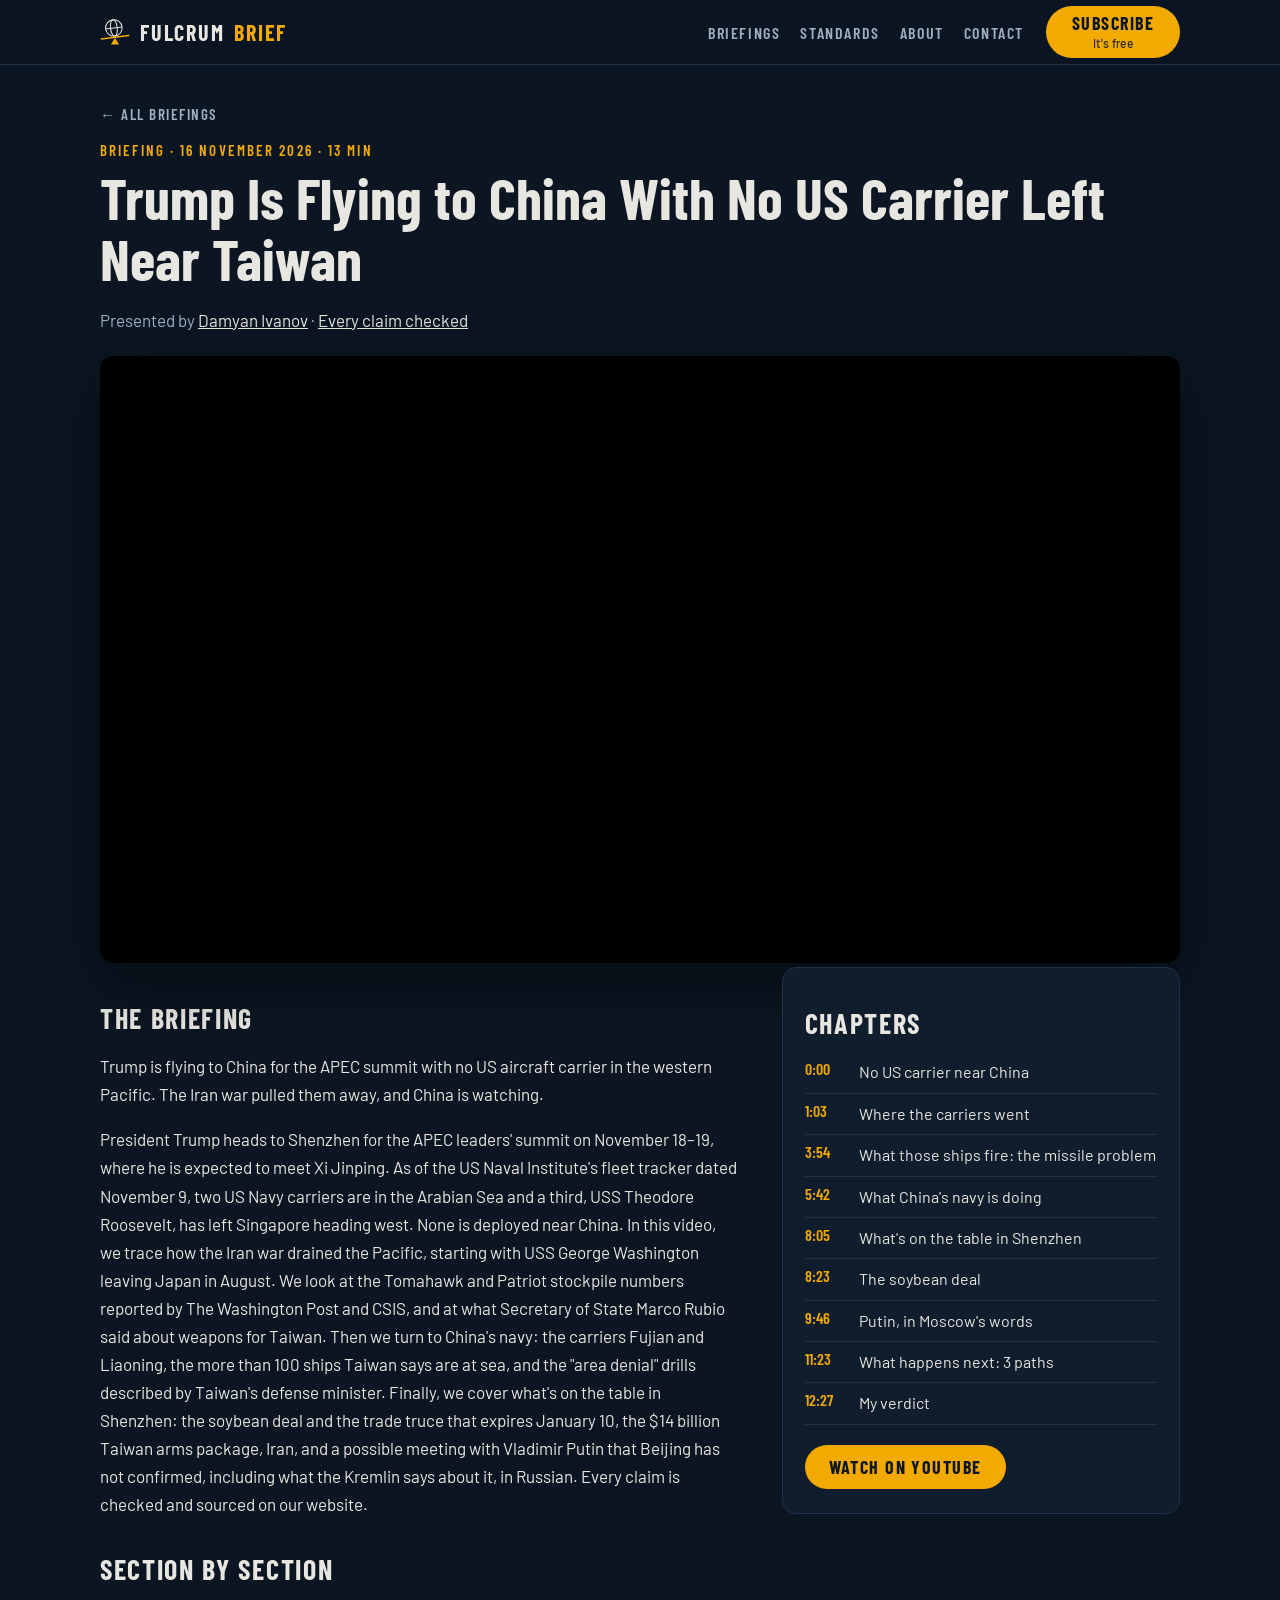
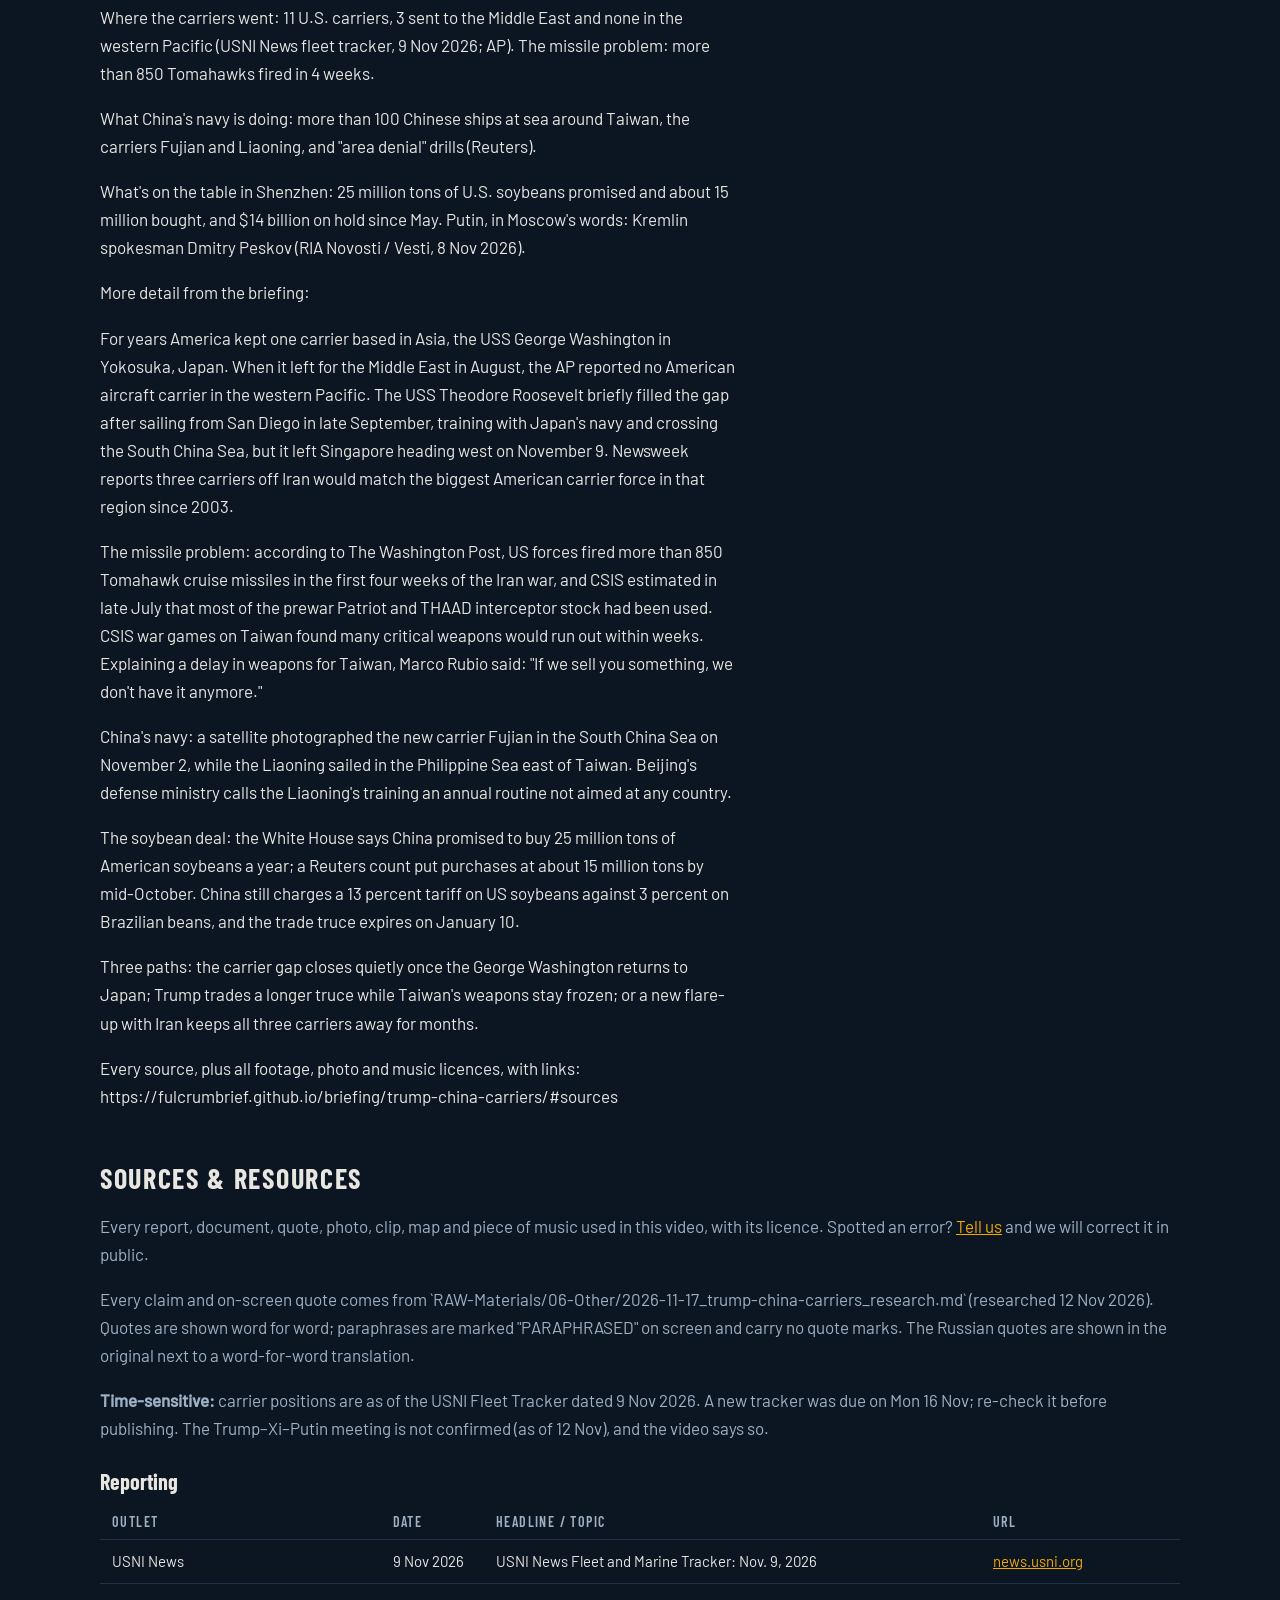
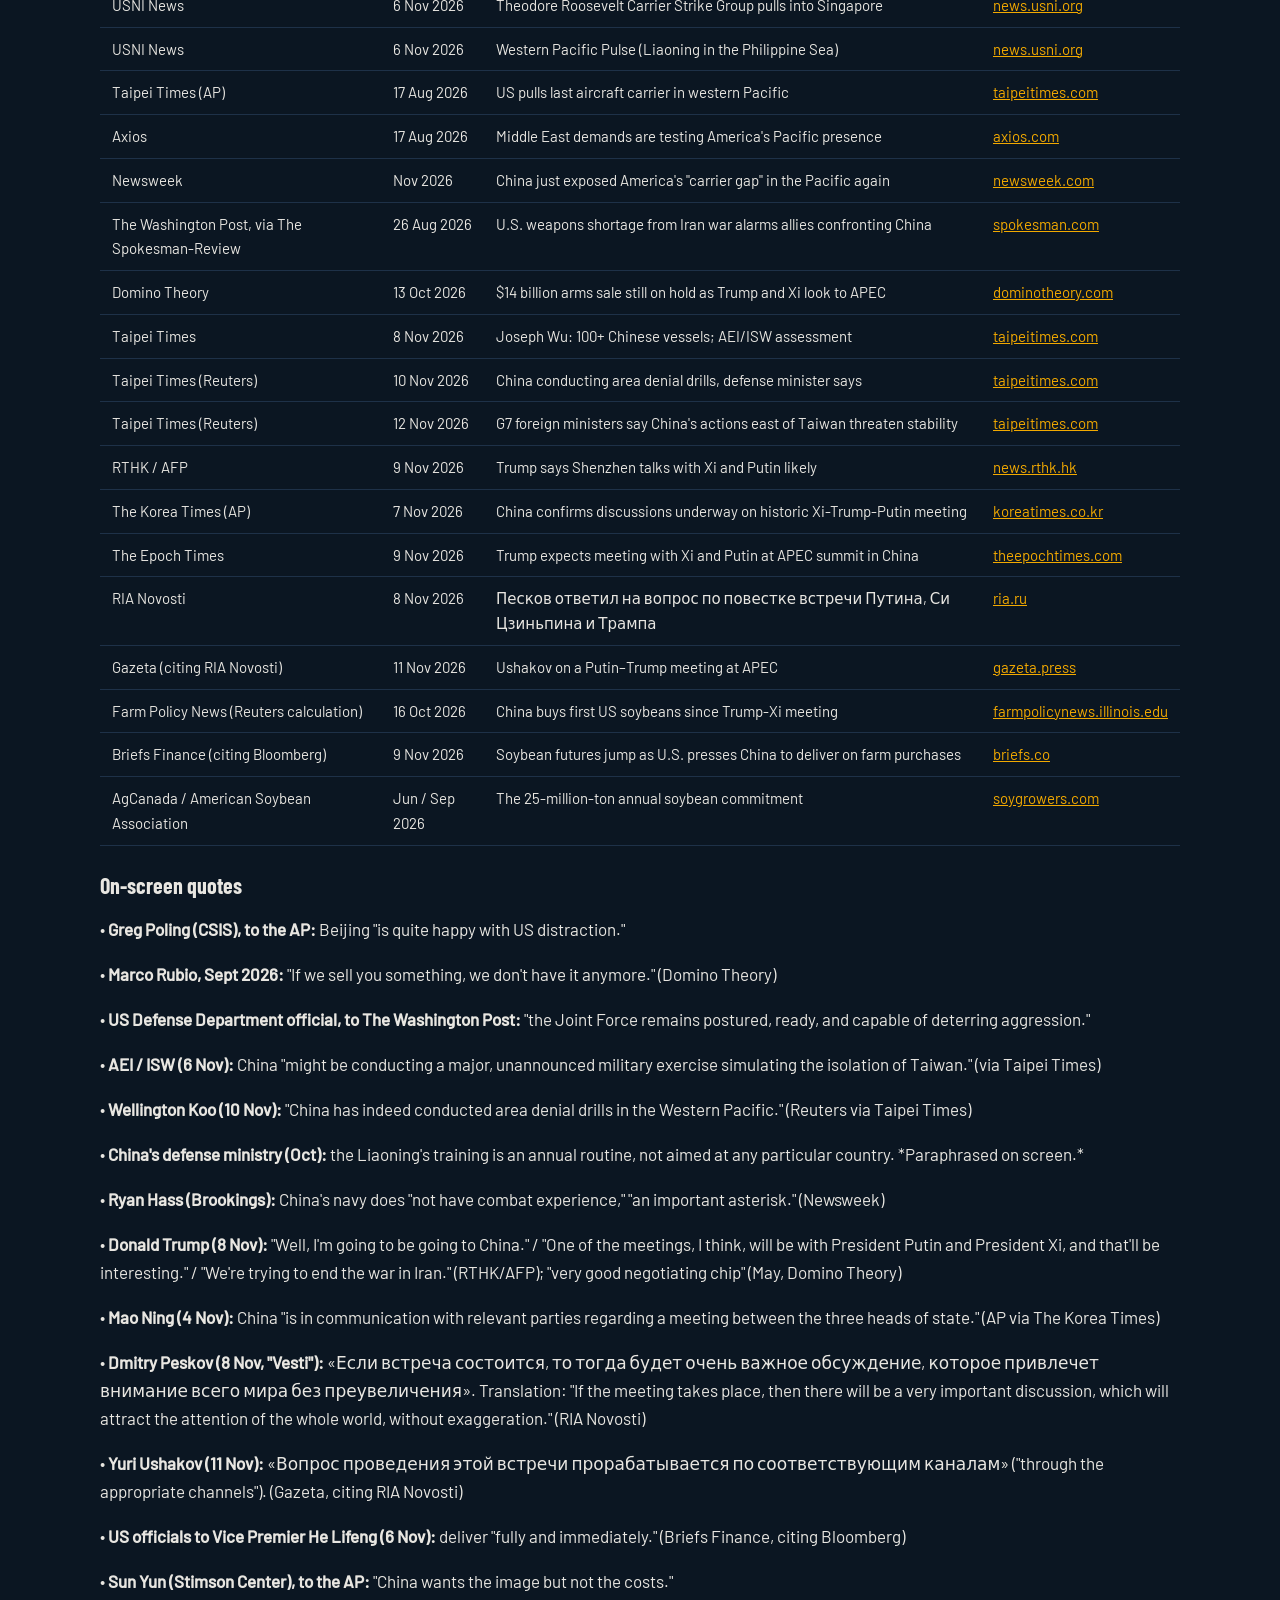
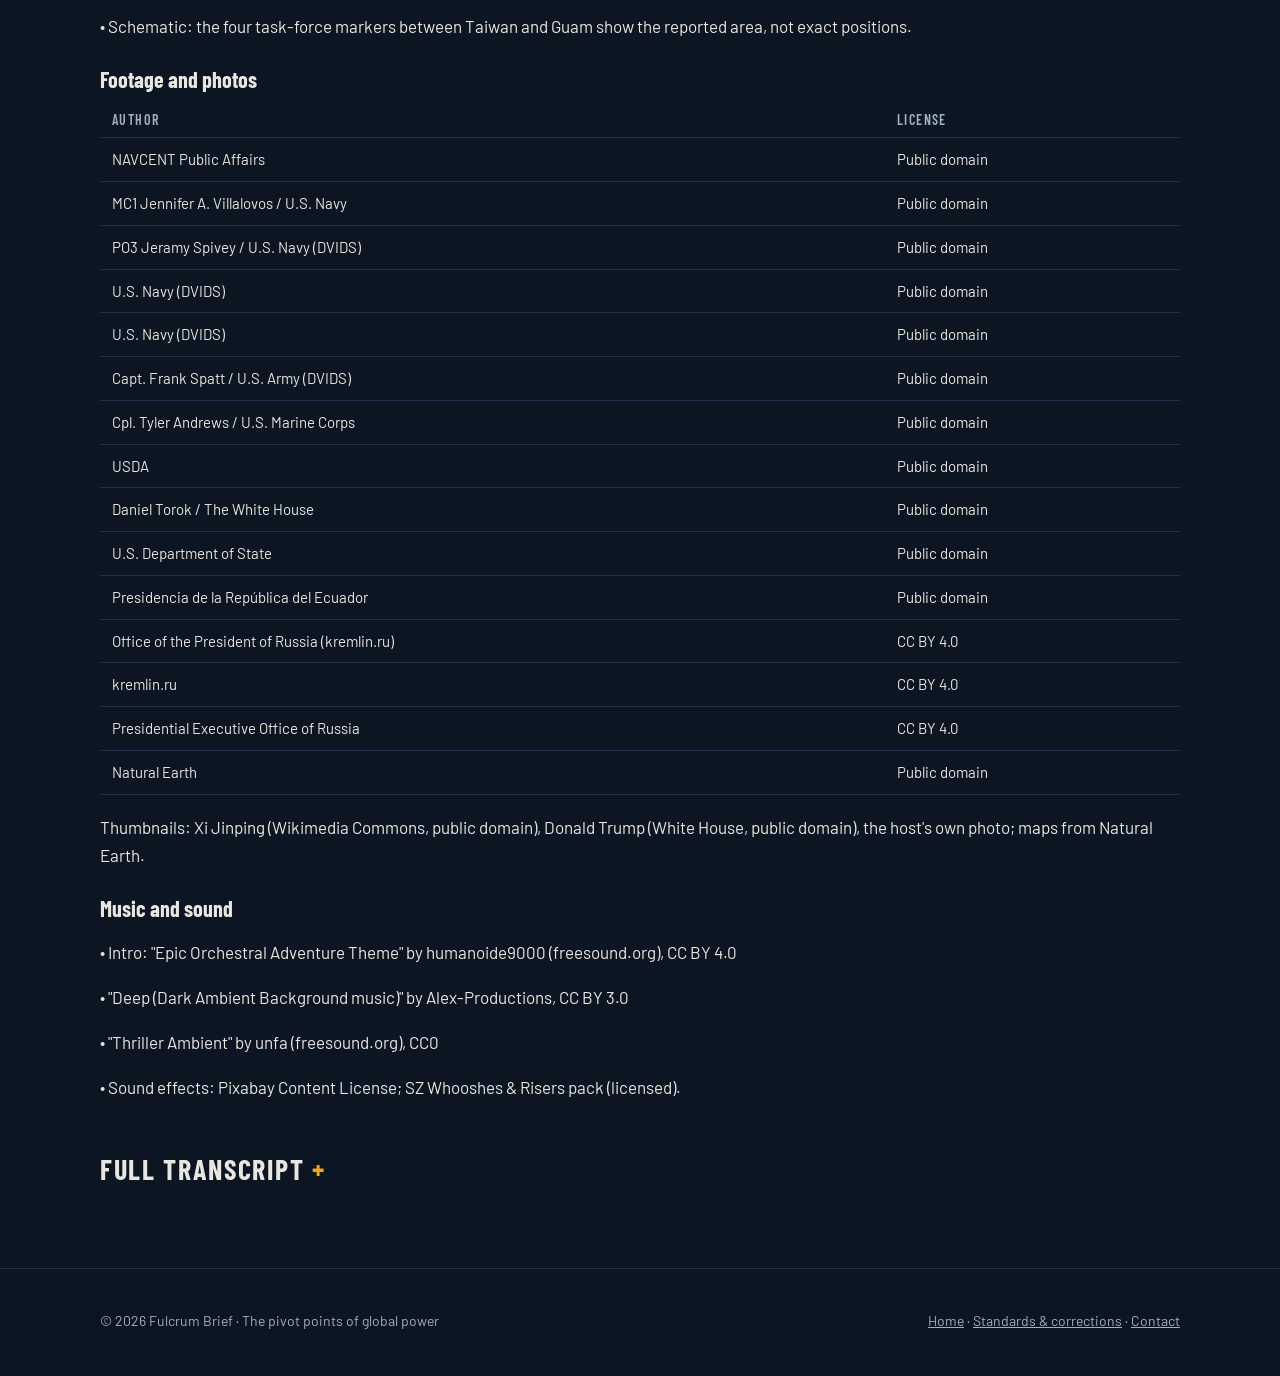
<file: briefing/trump-china-carriers/index.html>
<!doctype html>
<html lang="en">
<head>
<meta charset="utf-8">
<meta name="viewport" content="width=device-width, initial-scale=1">
<title>Trump Is Flying to China With No US Carrier Left Near Taiwan | Fulcrum Brief</title>
<meta name="description" content="Trump is flying to China for the APEC summit with no US aircraft carrier in the western Pacific. The Iran war pulled them away, and China is watching.">
<link rel="canonical" href="https://fulcrumbrief.github.io/briefing/trump-china-carriers/">
<link rel="icon" href="/favicon.svg" type="image/svg+xml">
<link rel="stylesheet" href="/page.css">
<meta property="og:type" content="article">
<meta property="og:site_name" content="Fulcrum Brief">
<meta property="og:title" content="Trump Is Flying to China With No US Carrier Left Near Taiwan | Fulcrum Brief">
<meta property="og:description" content="Trump is flying to China for the APEC summit with no US aircraft carrier in the western Pacific. The Iran war pulled them away, and China is watching.">
<meta property="og:url" content="https://fulcrumbrief.github.io/briefing/trump-china-carriers/">
<meta property="og:image" content="https://i.ytimg.com/vi/DyT1vXEYxPk/maxresdefault.jpg">
<meta name="twitter:card" content="summary_large_image">
<meta name="twitter:site" content="@FulcrumBrief">
<meta name="theme-color" content="#0B1622">
<script type="application/ld+json">{"@context": "https://schema.org", "@graph": [{"@type": "VideoObject", "name": "Trump Is Flying to China With No US Carrier Left Near Taiwan", "description": "Trump is flying to China for the APEC summit with no US aircraft carrier in the western Pacific. The Iran war pulled them away, and China is watching. President Trump heads to Shenzhen for the APEC leaders' summit on November 18–19, where he is expected to meet Xi Jinping. As of the US Naval Institute's fleet tracker dated November 9, two US Navy carriers are in the Arabian Sea and a third, USS Theodore Roosevelt, has left Singapore heading west. None is deployed near China. In this video, we trace how the Iran war drained the Pacific, starting with USS George Washington leaving Japan in August. We look at the Tomahawk and Patriot stockpile numbers reported by The Washington Post and CSIS, and at what Secretary of State Marco Rubio said about weapons for Taiwan. Then we turn to China's navy: the carriers Fujian and Liaoning, the more than 100 ships Taiwan says are at sea, and the \"area denial\" drills described by Taiwan's defense minister. Finally, we cover what's on the table in Shenzhen: the soybean deal and the trade truce that expires January 10, the $14 billion Taiwan arms package, Iran, and a possible meeting with Vladimir Putin that Beijing has not confirmed, including what the Kremlin says about it, in Russian. Every claim is checked and sourced on our website.", "thumbnailUrl": ["https://i.ytimg.com/vi/DyT1vXEYxPk/maxresdefault.jpg"], "uploadDate": "2026-11-16T20:00:29Z", "duration": "PT13M25S", "embedUrl": "https://www.youtube-nocookie.com/embed/DyT1vXEYxPk", "contentUrl": "https://www.youtube.com/watch?v=DyT1vXEYxPk", "publisher": {"@id": "https://fulcrumbrief.github.io/#org"}, "creator": {"@id": "https://fulcrumbrief.github.io/#host"}, "hasPart": [{"@type": "Clip", "name": "No US carrier near China", "startOffset": 0, "endOffset": 63, "url": "https://www.youtube.com/watch?v=DyT1vXEYxPk&t=0s"}, {"@type": "Clip", "name": "Where the carriers went", "startOffset": 63, "endOffset": 234, "url": "https://www.youtube.com/watch?v=DyT1vXEYxPk&t=63s"}, {"@type": "Clip", "name": "What those ships fire: the missile problem", "startOffset": 234, "endOffset": 342, "url": "https://www.youtube.com/watch?v=DyT1vXEYxPk&t=234s"}, {"@type": "Clip", "name": "What China's navy is doing", "startOffset": 342, "endOffset": 485, "url": "https://www.youtube.com/watch?v=DyT1vXEYxPk&t=342s"}, {"@type": "Clip", "name": "What's on the table in Shenzhen", "startOffset": 485, "endOffset": 503, "url": "https://www.youtube.com/watch?v=DyT1vXEYxPk&t=485s"}, {"@type": "Clip", "name": "The soybean deal", "startOffset": 503, "endOffset": 586, "url": "https://www.youtube.com/watch?v=DyT1vXEYxPk&t=503s"}, {"@type": "Clip", "name": "Putin, in Moscow's words", "startOffset": 586, "endOffset": 683, "url": "https://www.youtube.com/watch?v=DyT1vXEYxPk&t=586s"}, {"@type": "Clip", "name": "What happens next: 3 paths", "startOffset": 683, "endOffset": 747, "url": "https://www.youtube.com/watch?v=DyT1vXEYxPk&t=683s"}, {"@type": "Clip", "name": "My verdict", "startOffset": 747, "endOffset": 805, "url": "https://www.youtube.com/watch?v=DyT1vXEYxPk&t=747s"}], "transcript": "America's carriers have left Asia. This week, Donald Trump flies to China for a summit with Xi Jinping. And as he lands, there is not one American aircraft carrier on patrol in the western Pacific. So that leaves just one question. What does the president bargain with when his biggest ships are on the other side of Asia? The United States Navy has eleven aircraft carriers. and The number deployed near China right now is zero. Three of them are tied to the war with Iran. Taiwan says more than a hundred Chinese ships are at sea around the region. in the moment, And Vladimir Putin may be waiting in the same room. Is this a short gap, or the opening Beijing has been waiting for? Welcome back to Fulcrum Brief. Every claim is checked, and every source is in the description. as always. Today, three things: where the carriers went, what China is doing while they're gone, and what is really on the table in Shenzhen. Start with a date. February twenty-eighth. That's the day the United States and Israel began striking Iran. Nine months later, that war is still going, and it keeps pulling ships west. For years, America has kept one carrier based in Asia. It's the USS George Washington, and its home port is Yokosuka, Japan. In August, the Navy sent it to the Middle East. Why? Because another carrier, the Abraham Lincoln, had been at sea for more than two hundred and forty days. The Associated Press called that a record. The crew had to come home, and somebody had to take their place. So the George Washington left Japan. And the The AP spelled out what that meant: no American aircraft carrier is in the western Pacific. That was supposed to be a short gap. And for a few weeks this fall, it was filled. A carrier called the Theodore Roosevelt sailed out of San Diego in late September. It trained with Japan's navy. It crossed the South China Sea. For a moment, the flag was back. Then it kept going. On November sixth, the Roosevelt pulled into Singapore. Three days later it left, heading west. The US Naval Institute's fleet tracker, dated November ninth, puts it in the Andaman Sea, on the Indian Ocean side. Its expected destination, according to the same outlet, is the Middle East. Now look at the whole board. That tracker shows two American carriers in the Arabian Sea, off Iran. The Roosevelt makes three. Newsweek reports that would match the biggest American carrier force in that region since the Iraq war in two thousand three. And the western Pacific? Zero. The carriers that aren't near Iran are back home: in port, in shipyards, or training off the American coast. Here's why that number is so hard to fix. Eleven carriers sounds like a lot. But the AP notes the Navy usually keeps only two or three deployed at any one time. The others are in repair, in training, or resting their crews. Right now, Iran is taking all three. One more number, and this is the one that stopped me. So A US official told The Washington Post that more than thirty ships meant for the Pacific have been sent to the Middle East. Thirty. So what does that mean? Washington keeps saying the Pacific is a top priority. Greg Poling, an Asia expert at the think tank CSIS, told the AP that Beijing, quote, \"is quite happy with US distraction.\" To be fair, short carrier gaps are not new. Axios called them \"not uncommon.\" What's different this time is the cause. A war on the other side of Asia is setting the schedule. And distraction is exactly what China's navy has been testing. I'll get back to that It in a minute. If you want to understand the moves behind the headlines, as always, subscribe. But ships are only half of this story. The other half is what those ships fire. According to The Washington Post, American forces launched more than eight hundred and fifty Tomahawk missiles in the first four weeks of the Iran war. A Tomahawk is the long-range cruise missile that a destroyer or submarine fires at targets on land. CSIS estimates the total has now passed one thousand. And its estimate of what America had before the war? Somewhere between thirty-one hundred and forty-five hundred. Then there are the interceptors, the missiles that shoot down other missiles. In late July, the same think tank estimated that most of the prewar Patriot and THAAD stock had been used. used. Why does that matter in Asia? Because these are the same weapons a fight over Taiwan would burn through. CSIS ran war games on that exact scenario. The finding, as the Post summed it up: many critical weapons would run out within weeks. And Marco Rubio has said it out loud. Explaining a delay in weapons for Taiwan, the Secretary of State put it this way: \"If we sell you something, we don't have it anymore.\" Now, to be fair, the Pentagon rejects the idea that Asia is exposed. A Defense Department official told the Post, quote, \"the Joint Force remains postured, ready, and capable of deterring aggression.\" And a carrier is not the only tool. The fleet tracker shows two big amphibious assault ships still in the region, one in port in Japan and one in the Sea of Japan. Submarines don't appear on a public map at all. But a carrier is the ship everyone can see. It's a floating air base. When it's there, it sends a message. When it's gone, that sends one too. And Beijing got the message. Because while the Roosevelt was sailing toward Singapore, something else was happening at sea. And almost nobody is connecting the two. On November second, a satellite photographed China's newest aircraft carrier, the Fujian, in the South China Sea. Newsweek reported the Roosevelt was a few hundred miles away at the time, steaming toward the Indian Ocean. One carrier arriving. One carrier leaving. A second Chinese carrier, the Liaoning, was already out in the Philippine Sea, in the open ocean east of Taiwan. Then came the count. Joseph Wu runs Taiwan's National Security Council. In early November, he said more than one hundred Chinese navy and coast guard ships were operating across the western Pacific. According to the Taipei Times, his data showed four Chinese task forces working in the waters between Taiwan and Guam. Guam is the island where America keeps some of its most important bases in the Pacific. Two American think tanks looked at that picture. Their assessment was that China, quote, \"might be conducting a major, unannounced military exercise simulating the isolation of Taiwan.\" Notice the word \"might.\" That's an assessment, not a confirmed fact. No drill has been announced. But on November tenth, Taiwan's defense minister went further. Wellington Koo told the reporters, quote, \"China has indeed conducted area denial drills in the Western Pacific.\" Area denial is a military term, and it matters here. It means keeping an outside force from getting close enough to help. In plain English, it's practice for keeping the US Navy out. China's answer? Its defense ministry says the Liaoning's training is an annual routine and isn't aimed at any country. But The G7 didn't accept that. In a statement published November eleventh, its foreign ministers warned that China's activity east of Taiwan threatens, quote, \"regional stability, freedom of navigation and the safety of international shipping.\" I want to be careful here. None of this means an attack is coming. Ryan Hass of the Brookings Institution points out that China's navy has no combat experience, and he calls that \"an important asterisk.\" What it does mean is simple. China is practicing how to keep America out, at the exact moment America has stepped out. And that is the backdrop for the handshake in Shenzhen. So what is really on the table this week? The APEC leaders' summit runs November eighteenth and nineteenth in Shenzhen, in southern China. Trump confirmed the trip himself. \"Well, I'm going to be going to China,\" he told the reporters. Start with the trade. I work in agriculture, so here's the part of this deal I watch first. Soybeans. Under the truce, the White House says China promised to buy twenty-five million tons of American soybeans a year. By mid-October, a Reuters count put the total at about fifteen million. Why so slow? China still charges a thirteen percent tariff on American soybeans. Beans from Brazil pay three. So private buyers stay away, and most of the buying comes from state-owned companies. In other words, Beijing can turn those purchases up or down like a tap. Earlier this month, Washington pressed China to deliver on its promises, quote, \"fully and immediately.\" And the clock is running. The truce between Washington and Beijing runs out on January tenth. This would be the third meeting between Trump and Xi this year, and both sides have reasons to keep that truce alive. Next, Taiwan. A weapons package for the island, worth about fourteen billion dollars, has been on hold since May. After meeting Xi in Beijing that month, Trump called it a, quote, \"very good negotiating chip.\" Think about that. Weapons for Taiwan, described by the president as a chip. Then there's Iran. I quote, \"We're trying to end the war in Iran,\" Trump said when he talked about this trip. And finally, the wild card. Vladimir Putin. Here are Trump's exact words: \"One of the meetings, I think, will be with President Putin and President Xi, and that'll be interesting.\" Now, what's confirmed and what isn't? Beijing has only said it, quote, \"is in communication with relevant parties regarding a meeting between the three heads of state.\" As I record this, nobody has announced a time or a place. And here's how Moscow is talking about it, in Russian. встреча состоится, то So «Если встреча состоится, то тогда будет очень важное обсуждение, которое mirror before. Word for word: \"If the meeting takes place, then there will be a very important discussion, which will attract the attention of the whole world, without exaggeration.\" Listen to the first word. If. Three days later, Putin's foreign policy aide, Yuri Ushakov, said a meeting with Trump is still being worked out, quote, \"through the appropriate channels.\" as always the Russians say. How does that square with the facts? It matches them. Moscow is selling this as a moment the whole world will watch, while admitting that nothing is locked in. So it may happen. or It may not. Anyone telling you it's locked in is guessing. And one expert thinks the substance will be thin either way. Sun Yun of the Stimson Center told the AP, \"China wants the image but not the costs.\" The image. Three leaders, one photo, in a Chinese city, with no American carrier offshore. That picture alone is worth a lot to Beijing. So what happens next? This part is my analysis, not reporting. I see three realistic paths. Path one: the gap closes quietly. Newsweek reports the George Washington is due to head back to Japan once the Roosevelt takes over off Iran. If that happens on schedule, the Pacific gets its carrier back within weeks. The summit produces a longer trade truce, and this moment becomes a footnote. Path two: the trade. Trump gets a deal he can sell at home. home, on tariffs and maybe on Iran. In return, the Taiwan weapons stay frozen a while longer. Nothing gets signed about Taiwan. It just keeps waiting. Path three: the war decides. If the fighting with Iran flares up again, all three carriers could stay where they are. Then the gap isn't weeks. It's months. And China's navy gets a long look at a Pacific without them. Which one is most likely? Honestly, some mix of one and two. But path three isn't up to Trump alone. It's also up to Tehran. Here's my take. The danger this week is not a Chinese attack. It's a lesson. Beijing is learning, in real time, how far a war in the Middle East can pull America away from Asia. Nine months of Iran have moved the carriers, the missiles and the attention. A carrier can sail back in a few weeks. A lesson like that stays. So when you see the handshake in Shenzhen, don't just watch the smiles. Watch the map. Watch where the ships are. And if you want to know why those carriers are stuck off Iran in the first place, and the three camps fighting over what Trump does next, I broke that down in this video. Watch it next.", "inLanguage": "en"}, {"@type": "Person", "@id": "https://fulcrumbrief.github.io/#host", "name": "Damyan Ivanov", "jobTitle": "Host", "worksFor": {"@id": "https://fulcrumbrief.github.io/#org"}, "sameAs": ["https://www.quora.com/profile/Damyan-Ivanov-2"]}, {"@type": "NewsMediaOrganization", "@id": "https://fulcrumbrief.github.io/#org", "name": "Fulcrum Brief", "url": "https://fulcrumbrief.github.io", "logo": "https://fulcrumbrief.github.io/logo.png", "correctionsPolicy": "https://fulcrumbrief.github.io/standards/#corrections", "verificationFactCheckingPolicy": "https://fulcrumbrief.github.io/standards/", "ethicsPolicy": "https://fulcrumbrief.github.io/standards/"}, {"@type": "BreadcrumbList", "itemListElement": [{"@type": "ListItem", "position": 1, "name": "Fulcrum Brief", "item": "https://fulcrumbrief.github.io/"}, {"@type": "ListItem", "position": 2, "name": "Trump Is Flying to China With No US Carrier Left Near Taiwan"}]}]}</script>
</head>
<body>
<nav><div class="wrap">
  <a class="brand" href="/"><img src="/favicon.svg" alt="">Fulcrum <b>Brief</b></a>
  <div class="links"><a href="/#briefings">Briefings</a><a href="/standards/">Standards</a><a href="/#about">About</a><a href="/#contact">Contact</a></div>
  <a class="btn sub" href="https://www.youtube.com/@FulcrumBrief?sub_confirmation=1" target="_blank" rel="noopener">Subscribe<small>It's free</small></a>
</div></nav>
<main class="wrap page">
<article>
  <a class="back" href="/#briefings">← All briefings</a>
  <span class="kicker">Briefing · 16 November 2026 · 13 min</span>
  <h1>Trump Is Flying to China With No US Carrier Left Near Taiwan</h1>
  <p class="byline">Presented by <a href="/#about">Damyan Ivanov</a> · <a href="/standards/">Every claim checked</a></p>
  <div class="player"><iframe src="https://www.youtube-nocookie.com/embed/DyT1vXEYxPk" title="Trump Is Flying to China With No US Carrier Left Near Taiwan" loading="lazy" allowfullscreen
    allow="accelerometer; clipboard-write; encrypted-media; gyroscope; picture-in-picture; web-share"></iframe></div>
  <div class="cols">
    <div>
      <h2>The briefing</h2>
      <p>Trump is flying to China for the APEC summit with no US aircraft carrier in the western Pacific. The Iran war pulled them away, and China is watching.</p><p>President Trump heads to Shenzhen for the APEC leaders&#x27; summit on November 18–19, where he is expected to meet Xi Jinping. As of the US Naval Institute&#x27;s fleet tracker dated November 9, two US Navy carriers are in the Arabian Sea and a third, USS Theodore Roosevelt, has left Singapore heading west. None is deployed near China. In this video, we trace how the Iran war drained the Pacific, starting with USS George Washington leaving Japan in August. We look at the Tomahawk and Patriot stockpile numbers reported by The Washington Post and CSIS, and at what Secretary of State Marco Rubio said about weapons for Taiwan. Then we turn to China&#x27;s navy: the carriers Fujian and Liaoning, the more than 100 ships Taiwan says are at sea, and the &quot;area denial&quot; drills described by Taiwan&#x27;s defense minister. Finally, we cover what&#x27;s on the table in Shenzhen: the soybean deal and the trade truce that expires January 10, the $14 billion Taiwan arms package, Iran, and a possible meeting with Vladimir Putin that Beijing has not confirmed, including what the Kremlin says about it, in Russian. Every claim is checked and sourced on our website.</p>
      <h2>Section by section</h2><p>Where the carriers went: 11 U.S. carriers, 3 sent to the Middle East and none in the western Pacific (USNI News fleet tracker, 9 Nov 2026; AP). The missile problem: more than 850 Tomahawks fired in 4 weeks.</p><p>What China&#x27;s navy is doing: more than 100 Chinese ships at sea around Taiwan, the carriers Fujian and Liaoning, and &quot;area denial&quot; drills (Reuters).</p><p>What&#x27;s on the table in Shenzhen: 25 million tons of U.S. soybeans promised and about 15 million bought, and $14 billion on hold since May. Putin, in Moscow&#x27;s words: Kremlin spokesman Dmitry Peskov (RIA Novosti / Vesti, 8 Nov 2026).</p><p>More detail from the briefing:</p><p>For years America kept one carrier based in Asia, the USS George Washington in Yokosuka, Japan. When it left for the Middle East in August, the AP reported no American aircraft carrier in the western Pacific. The USS Theodore Roosevelt briefly filled the gap after sailing from San Diego in late September, training with Japan&#x27;s navy and crossing the South China Sea, but it left Singapore heading west on November 9. Newsweek reports three carriers off Iran would match the biggest American carrier force in that region since 2003.</p><p>The missile problem: according to The Washington Post, US forces fired more than 850 Tomahawk cruise missiles in the first four weeks of the Iran war, and CSIS estimated in late July that most of the prewar Patriot and THAAD interceptor stock had been used. CSIS war games on Taiwan found many critical weapons would run out within weeks. Explaining a delay in weapons for Taiwan, Marco Rubio said: &quot;If we sell you something, we don&#x27;t have it anymore.&quot;</p><p>China&#x27;s navy: a satellite photographed the new carrier Fujian in the South China Sea on November 2, while the Liaoning sailed in the Philippine Sea east of Taiwan. Beijing&#x27;s defense ministry calls the Liaoning&#x27;s training an annual routine not aimed at any country.</p><p>The soybean deal: the White House says China promised to buy 25 million tons of American soybeans a year; a Reuters count put purchases at about 15 million tons by mid-October. China still charges a 13 percent tariff on US soybeans against 3 percent on Brazilian beans, and the trade truce expires on January 10.</p><p>Three paths: the carrier gap closes quietly once the George Washington returns to Japan; Trump trades a longer truce while Taiwan&#x27;s weapons stay frozen; or a new flare-up with Iran keeps all three carriers away for months.</p><p>Every source, plus all footage, photo and music licences, with links: https://fulcrumbrief.github.io/briefing/trump-china-carriers/#sources</p>
    </div>
    <aside>
      <h2>Chapters</h2>
      <ol class="chap"><li><a href="https://www.youtube.com/watch?v=DyT1vXEYxPk&amp;t=0s" target="_blank" rel="noopener"><span>0:00</span>No US carrier near China</a></li><li><a href="https://www.youtube.com/watch?v=DyT1vXEYxPk&amp;t=63s" target="_blank" rel="noopener"><span>1:03</span>Where the carriers went</a></li><li><a href="https://www.youtube.com/watch?v=DyT1vXEYxPk&amp;t=234s" target="_blank" rel="noopener"><span>3:54</span>What those ships fire: the missile problem</a></li><li><a href="https://www.youtube.com/watch?v=DyT1vXEYxPk&amp;t=342s" target="_blank" rel="noopener"><span>5:42</span>What China&#x27;s navy is doing</a></li><li><a href="https://www.youtube.com/watch?v=DyT1vXEYxPk&amp;t=485s" target="_blank" rel="noopener"><span>8:05</span>What&#x27;s on the table in Shenzhen</a></li><li><a href="https://www.youtube.com/watch?v=DyT1vXEYxPk&amp;t=503s" target="_blank" rel="noopener"><span>8:23</span>The soybean deal</a></li><li><a href="https://www.youtube.com/watch?v=DyT1vXEYxPk&amp;t=586s" target="_blank" rel="noopener"><span>9:46</span>Putin, in Moscow&#x27;s words</a></li><li><a href="https://www.youtube.com/watch?v=DyT1vXEYxPk&amp;t=683s" target="_blank" rel="noopener"><span>11:23</span>What happens next: 3 paths</a></li><li><a href="https://www.youtube.com/watch?v=DyT1vXEYxPk&amp;t=747s" target="_blank" rel="noopener"><span>12:27</span>My verdict</a></li></ol>
      <a class="btn" href="https://www.youtube.com/watch?v=DyT1vXEYxPk" target="_blank" rel="noopener">Watch on YouTube</a>
    </aside>
  </div>
  <section id="sources"><h2>Sources &amp; resources</h2>
    <p class="muted">Every report, document, quote, photo, clip, map and piece of music used in this video, with its licence. Spotted an error? <a href="/standards/#corrections">Tell us</a> and we will correct it in public.</p>
    <p class="muted">Every claim and on-screen quote comes from `RAW-Materials/06-Other/2026-11-17_trump-china-carriers_research.md` (researched 12 Nov 2026). Quotes are shown word for word; paraphrases are marked &quot;PARAPHRASED&quot; on screen and carry no quote marks. The Russian quotes are shown in the original next to a word-for-word translation.</p>
<p class="muted"><b>Time-sensitive:</b> carrier positions are as of the USNI Fleet Tracker dated 9 Nov 2026. A new tracker was due on Mon 16 Nov; re-check it before publishing. The Trump–Xi–Putin meeting is not confirmed (as of 12 Nov), and the video says so.</p>
<h3>Reporting</h3>
<div class="tbl"><table><thead><tr><th>Outlet</th><th>Date</th><th>Headline / topic</th><th>URL</th></tr></thead><tbody><tr><td>USNI News</td><td>9 Nov 2026</td><td>USNI News Fleet and Marine Tracker: Nov. 9, 2026</td><td><a href="https://news.usni.org/2026/11/09/usni-news-fleet-and-marine-tracker-nov-9-2026" target="_blank" rel="noopener nofollow">news.usni.org</a></td></tr><tr><td>USNI News</td><td>6 Nov 2026</td><td>Theodore Roosevelt Carrier Strike Group pulls into Singapore</td><td><a href="https://news.usni.org/2026/11/06/theodore-roosevelt-carrier-strike-group-pulls-into-singapore" target="_blank" rel="noopener nofollow">news.usni.org</a></td></tr><tr><td>USNI News</td><td>6 Nov 2026</td><td>Western Pacific Pulse (Liaoning in the Philippine Sea)</td><td><a href="https://news.usni.org/2026/11/06/usni-news-western-pacific-pulse-nov-6-2026" target="_blank" rel="noopener nofollow">news.usni.org</a></td></tr><tr><td>Taipei Times (AP)</td><td>17 Aug 2026</td><td>US pulls last aircraft carrier in western Pacific</td><td><a href="https://www.taipeitimes.com/News/world/archives/2026/08/17/2003862641" target="_blank" rel="noopener nofollow">taipeitimes.com</a></td></tr><tr><td>Axios</td><td>17 Aug 2026</td><td>Middle East demands are testing America&#x27;s Pacific presence</td><td><a href="https://www.axios.com/2026/08/17/us-allies-pacific-aircraft-carrier-gap" target="_blank" rel="noopener nofollow">axios.com</a></td></tr><tr><td>Newsweek</td><td>Nov 2026</td><td>China just exposed America&#x27;s &quot;carrier gap&quot; in the Pacific again</td><td><a href="https://www.newsweek.com/china-just-exposed-americas-carrier-gap-in-the-pacific-again-12656064" target="_blank" rel="noopener nofollow">newsweek.com</a></td></tr><tr><td>The Washington Post, via The Spokesman-Review</td><td>26 Aug 2026</td><td>U.S. weapons shortage from Iran war alarms allies confronting China</td><td><a href="https://www.spokesman.com/stories/2026/aug/26/us-weapons-shortage-from-iran-war-alarms-allies-co/" target="_blank" rel="noopener nofollow">spokesman.com</a></td></tr><tr><td>Domino Theory</td><td>13 Oct 2026</td><td>$14 billion arms sale still on hold as Trump and Xi look to APEC</td><td><a href="https://dominotheory.com/14-billion-arms-sale-still-on-hold-as-trump-and-xi-look-to-apec/" target="_blank" rel="noopener nofollow">dominotheory.com</a></td></tr><tr><td>Taipei Times</td><td>8 Nov 2026</td><td>Joseph Wu: 100+ Chinese vessels; AEI/ISW assessment</td><td><a href="https://www.taipeitimes.com/News/front/archives/2026/11/08/2003867351" target="_blank" rel="noopener nofollow">taipeitimes.com</a></td></tr><tr><td>Taipei Times (Reuters)</td><td>10 Nov 2026</td><td>China conducting area denial drills, defense minister says</td><td><a href="https://www.taipeitimes.com/News/front/archives/2026/11/10/2003867493" target="_blank" rel="noopener nofollow">taipeitimes.com</a></td></tr><tr><td>Taipei Times (Reuters)</td><td>12 Nov 2026</td><td>G7 foreign ministers say China&#x27;s actions east of Taiwan threaten stability</td><td><a href="https://www.taipeitimes.com/News/front/archives/2026/11/12/2003867624" target="_blank" rel="noopener nofollow">taipeitimes.com</a></td></tr><tr><td>RTHK / AFP</td><td>9 Nov 2026</td><td>Trump says Shenzhen talks with Xi and Putin likely</td><td><a href="https://news.rthk.hk/rthk/en/component/k2/1877112-20261109.htm" target="_blank" rel="noopener nofollow">news.rthk.hk</a></td></tr><tr><td>The Korea Times (AP)</td><td>7 Nov 2026</td><td>China confirms discussions underway on historic Xi-Trump-Putin meeting</td><td><a href="https://www.koreatimes.co.kr/world/20261107/china-confirms-discussions-underway-on-historic-xi-trump-putin-meeting" target="_blank" rel="noopener nofollow">koreatimes.co.kr</a></td></tr><tr><td>The Epoch Times</td><td>9 Nov 2026</td><td>Trump expects meeting with Xi and Putin at APEC summit in China</td><td><a href="https://www.theepochtimes.com/china/trump-expects-meeting-with-xi-and-putin-at-apec-summit-in-china-6122412" target="_blank" rel="noopener nofollow">theepochtimes.com</a></td></tr><tr><td>RIA Novosti</td><td>8 Nov 2026</td><td>Песков ответил на вопрос по повестке встречи Путина, Си Цзиньпина и Трампа</td><td><a href="https://ria.ru/20261108/peskov-2130084138.html" target="_blank" rel="noopener nofollow">ria.ru</a></td></tr><tr><td>Gazeta (citing RIA Novosti)</td><td>11 Nov 2026</td><td>Ushakov on a Putin–Trump meeting at APEC</td><td><a href="https://www.gazeta.press/politics/news/2026/11/11/29724559.shtml" target="_blank" rel="noopener nofollow">gazeta.press</a></td></tr><tr><td>Farm Policy News (Reuters calculation)</td><td>16 Oct 2026</td><td>China buys first US soybeans since Trump-Xi meeting</td><td><a href="https://farmpolicynews.illinois.edu/2026/10/china-buys-first-us-soybeans-since-trump-xi-meeting/" target="_blank" rel="noopener nofollow">farmpolicynews.illinois.edu</a></td></tr><tr><td>Briefs Finance (citing Bloomberg)</td><td>9 Nov 2026</td><td>Soybean futures jump as U.S. presses China to deliver on farm purchases</td><td><a href="https://www.briefs.co/news/soybean-futures-jump-as-u-s-presses-china-to-deliver-on-farm/" target="_blank" rel="noopener nofollow">briefs.co</a></td></tr><tr><td>AgCanada / American Soybean Association</td><td>Jun / Sep 2026</td><td>The 25-million-ton annual soybean commitment</td><td><a href="https://soygrowers.com/news-releases/asa-says-china-soybean-commitments-are-critical-amid-continued-tariffs/" target="_blank" rel="noopener nofollow">soygrowers.com</a></td></tr></tbody></table></div>
<h3>On-screen quotes</h3>
<p>• <b>Greg Poling (CSIS), to the AP:</b> Beijing &quot;is quite happy with US distraction.&quot;</p>
<p>• <b>Marco Rubio, Sept 2026:</b> &quot;If we sell you something, we don&#x27;t have it anymore.&quot; (Domino Theory)</p>
<p>• <b>US Defense Department official, to The Washington Post:</b> &quot;the Joint Force remains postured, ready, and capable of deterring aggression.&quot;</p>
<p>• <b>AEI / ISW (6 Nov):</b> China &quot;might be conducting a major, unannounced military exercise simulating the isolation of Taiwan.&quot; (via Taipei Times)</p>
<p>• <b>Wellington Koo (10 Nov):</b> &quot;China has indeed conducted area denial drills in the Western Pacific.&quot; (Reuters via Taipei Times)</p>
<p>• <b>China&#x27;s defense ministry (Oct):</b> the Liaoning&#x27;s training is an annual routine, not aimed at any particular country. *Paraphrased on screen.*</p>
<p>• <b>Ryan Hass (Brookings):</b> China&#x27;s navy does &quot;not have combat experience,&quot; &quot;an important asterisk.&quot; (Newsweek)</p>
<p>• <b>Donald Trump (8 Nov):</b> &quot;Well, I&#x27;m going to be going to China.&quot; / &quot;One of the meetings, I think, will be with President Putin and President Xi, and that&#x27;ll be interesting.&quot; / &quot;We&#x27;re trying to end the war in Iran.&quot; (RTHK/AFP); &quot;very good negotiating chip&quot; (May, Domino Theory)</p>
<p>• <b>Mao Ning (4 Nov):</b> China &quot;is in communication with relevant parties regarding a meeting between the three heads of state.&quot; (AP via The Korea Times)</p>
<p>• <b>Dmitry Peskov (8 Nov, &quot;Vesti&quot;):</b> «Если встреча состоится, то тогда будет очень важное обсуждение, которое привлечет внимание всего мира без преувеличения». Translation: &quot;If the meeting takes place, then there will be a very important discussion, which will attract the attention of the whole world, without exaggeration.&quot; (RIA Novosti)</p>
<p>• <b>Yuri Ushakov (11 Nov):</b> «Вопрос проведения этой встречи прорабатывается по соответствующим каналам» (&quot;through the appropriate channels&quot;). (Gazeta, citing RIA Novosti)</p>
<p>• <b>US officials to Vice Premier He Lifeng (6 Nov):</b> deliver &quot;fully and immediately.&quot; (Briefs Finance, citing Bloomberg)</p>
<p>• <b>Sun Yun (Stimson Center), to the AP:</b> &quot;China wants the image but not the costs.&quot;</p>
<p>• Schematic: the four task-force markers between Taiwan and Guam show the reported area, not exact positions.</p>
<h3>Footage and photos</h3>
<div class="tbl"><table><thead><tr><th>Author</th><th>License</th></tr></thead><tbody><tr><td>NAVCENT Public Affairs</td><td>Public domain</td></tr><tr><td>MC1 Jennifer A. Villalovos / U.S. Navy</td><td>Public domain</td></tr><tr><td>PO3 Jeramy Spivey / U.S. Navy (DVIDS)</td><td>Public domain</td></tr><tr><td>U.S. Navy (DVIDS)</td><td>Public domain</td></tr><tr><td>U.S. Navy (DVIDS)</td><td>Public domain</td></tr><tr><td>Capt. Frank Spatt / U.S. Army (DVIDS)</td><td>Public domain</td></tr><tr><td>Cpl. Tyler Andrews / U.S. Marine Corps</td><td>Public domain</td></tr><tr><td>USDA</td><td>Public domain</td></tr><tr><td>Daniel Torok / The White House</td><td>Public domain</td></tr><tr><td>U.S. Department of State</td><td>Public domain</td></tr><tr><td>Presidencia de la República del Ecuador</td><td>Public domain</td></tr><tr><td>Office of the President of Russia (kremlin.ru)</td><td>CC BY 4.0</td></tr><tr><td>kremlin.ru</td><td>CC BY 4.0</td></tr><tr><td>Presidential Executive Office of Russia</td><td>CC BY 4.0</td></tr><tr><td>Natural Earth</td><td>Public domain</td></tr></tbody></table></div>
<p>Thumbnails: Xi Jinping (Wikimedia Commons, public domain), Donald Trump (White House, public domain), the host&#x27;s own photo; maps from Natural Earth.</p>
<h3>Music and sound</h3>
<p>• Intro: &quot;Epic Orchestral Adventure Theme&quot; by humanoide9000 (freesound.org), CC BY 4.0</p>
<p>• &quot;Deep (Dark Ambient Background music)&quot; by Alex-Productions, CC BY 3.0</p>
<p>• &quot;Thriller Ambient&quot; by unfa (freesound.org), CC0</p>
<p>• Sound effects: Pixabay Content License; SZ Whooshes &amp; Risers pack (licensed).</p></section>
  <section id="transcript"><details><summary><h2>Full transcript</h2></summary><h3><a href="https://www.youtube.com/watch?v=DyT1vXEYxPk&amp;t=0s" target="_blank" rel="noopener">0:00</a> No US carrier near China</h3>
<p>America&#x27;s carriers have left Asia. This week, Donald Trump flies to China for a summit with Xi Jinping. And as he lands, there is not one American aircraft carrier on patrol in the western Pacific. So that leaves just one question.</p>
<p>What does the president bargain with when his biggest ships are on the other side of Asia? The United States Navy has eleven aircraft carriers. and The number deployed near China right now is zero. Three of them are tied to the war with Iran. Taiwan says more than a hundred Chinese ships are at sea around the region. in the moment, And Vladimir Putin may be waiting in the same room.</p>
<p>Is this a short gap, or the opening Beijing has been waiting for? Welcome back to Fulcrum Brief. Every claim is checked, and every source is in the description. as always. Today, three things: where the carriers went, what China is doing while they&#x27;re gone, and what is really on the table in Shenzhen.</p>
<h3><a href="https://www.youtube.com/watch?v=DyT1vXEYxPk&amp;t=63s" target="_blank" rel="noopener">1:03</a> Where the carriers went</h3>
<p>Start with a date. February twenty-eighth. That&#x27;s the day the United States and Israel began striking Iran. Nine months later, that war is still going, and it keeps pulling ships west.</p>
<p>For years, America has kept one carrier based in Asia. It&#x27;s the USS George Washington, and its home port is Yokosuka, Japan. In August, the Navy sent it to the Middle East. Why?</p>
<p>Because another carrier, the Abraham Lincoln, had been at sea for more than two hundred and forty days. The Associated Press called that a record. The crew had to come home, and somebody had to take their place. So the George Washington left Japan.</p>
<p>And the The AP spelled out what that meant: no American aircraft carrier is in the western Pacific. That was supposed to be a short gap. And for a few weeks this fall, it was filled. A carrier called the Theodore Roosevelt sailed out of San Diego in late September.</p>
<p>It trained with Japan&#x27;s navy. It crossed the South China Sea. For a moment, the flag was back. Then it kept going.</p>
<p>On November sixth, the Roosevelt pulled into Singapore. Three days later it left, heading west. The US Naval Institute&#x27;s fleet tracker, dated November ninth, puts it in the Andaman Sea, on the Indian Ocean side. Its expected destination, according to the same outlet, is the Middle East.</p>
<p>Now look at the whole board. That tracker shows two American carriers in the Arabian Sea, off Iran. The Roosevelt makes three. Newsweek reports that would match the biggest American carrier force in that region since the Iraq war in two thousand three.</p>
<p>And the western Pacific? Zero. The carriers that aren&#x27;t near Iran are back home: in port, in shipyards, or training off the American coast. Here&#x27;s why that number is so hard to fix.</p>
<p>Eleven carriers sounds like a lot. But the AP notes the Navy usually keeps only two or three deployed at any one time. The others are in repair, in training, or resting their crews. Right now, Iran is taking all three.</p>
<p>One more number, and this is the one that stopped me. So A US official told The Washington Post that more than thirty ships meant for the Pacific have been sent to the Middle East. Thirty. So what does that mean?</p>
<p>Washington keeps saying the Pacific is a top priority. Greg Poling, an Asia expert at the think tank CSIS, told the AP that Beijing, quote, &quot;is quite happy with US distraction.&quot; To be fair, short carrier gaps are not new. Axios called them &quot;not uncommon.&quot; What&#x27;s different this time is the cause. A war on the other side of Asia is setting the schedule.</p>
<p>And distraction is exactly what China&#x27;s navy has been testing. I&#x27;ll get back to that It in a minute. If you want to understand the moves behind the headlines, as always, subscribe.</p>
<h3><a href="https://www.youtube.com/watch?v=DyT1vXEYxPk&amp;t=234s" target="_blank" rel="noopener">3:54</a> What those ships fire: the missile problem</h3>
<p>But ships are only half of this story. The other half is what those ships fire. According to The Washington Post, American forces launched more than eight hundred and fifty Tomahawk missiles in the first four weeks of the Iran war. A Tomahawk is the long-range cruise missile that a destroyer or submarine fires at targets on land.</p>
<p>CSIS estimates the total has now passed one thousand. And its estimate of what America had before the war? Somewhere between thirty-one hundred and forty-five hundred. Then there are the interceptors, the missiles that shoot down other missiles.</p>
<p>In late July, the same think tank estimated that most of the prewar Patriot and THAAD stock had been used. used. Why does that matter in Asia? Because these are the same weapons a fight over Taiwan would burn through. CSIS ran war games on that exact scenario.</p>
<p>The finding, as the Post summed it up: many critical weapons would run out within weeks. And Marco Rubio has said it out loud. Explaining a delay in weapons for Taiwan, the Secretary of State put it this way: &quot;If we sell you something, we don&#x27;t have it anymore.&quot; Now, to be fair, the Pentagon rejects the idea that Asia is exposed. A Defense Department official told the Post, quote, &quot;the Joint Force remains postured, ready, and capable of deterring aggression.&quot; And a carrier is not the only tool.</p>
<p>The fleet tracker shows two big amphibious assault ships still in the region, one in port in Japan and one in the Sea of Japan. Submarines don&#x27;t appear on a public map at all. But a carrier is the ship everyone can see. It&#x27;s a floating air base.</p>
<p>When it&#x27;s there, it sends a message. When it&#x27;s gone, that sends one too. And Beijing got the message.</p>
<h3><a href="https://www.youtube.com/watch?v=DyT1vXEYxPk&amp;t=342s" target="_blank" rel="noopener">5:42</a> What China&#x27;s navy is doing</h3>
<p>Because while the Roosevelt was sailing toward Singapore, something else was happening at sea. And almost nobody is connecting the two. On November second, a satellite photographed China&#x27;s newest aircraft carrier, the Fujian, in the South China Sea. Newsweek reported the Roosevelt was a few hundred miles away at the time, steaming toward the Indian Ocean.</p>
<p>One carrier arriving. One carrier leaving. A second Chinese carrier, the Liaoning, was already out in the Philippine Sea, in the open ocean east of Taiwan. Then came the count.</p>
<p>Joseph Wu runs Taiwan&#x27;s National Security Council. In early November, he said more than one hundred Chinese navy and coast guard ships were operating across the western Pacific. According to the Taipei Times, his data showed four Chinese task forces working in the waters between Taiwan and Guam. Guam is the island where America keeps some of its most important bases in the Pacific.</p>
<p>Two American think tanks looked at that picture. Their assessment was that China, quote, &quot;might be conducting a major, unannounced military exercise simulating the isolation of Taiwan.&quot; Notice the word &quot;might.&quot; That&#x27;s an assessment, not a confirmed fact. No drill has been announced. But on November tenth, Taiwan&#x27;s defense minister went further.</p>
<p>Wellington Koo told the reporters, quote, &quot;China has indeed conducted area denial drills in the Western Pacific.&quot; Area denial is a military term, and it matters here. It means keeping an outside force from getting close enough to help. In plain English, it&#x27;s practice for keeping the US Navy out. China&#x27;s answer?</p>
<p>Its defense ministry says the Liaoning&#x27;s training is an annual routine and isn&#x27;t aimed at any country. But The G7 didn&#x27;t accept that. In a statement published November eleventh, its foreign ministers warned that China&#x27;s activity east of Taiwan threatens, quote, &quot;regional stability, freedom of navigation and the safety of international shipping.&quot; I want to be careful here. None of this means an attack is coming.</p>
<p>Ryan Hass of the Brookings Institution points out that China&#x27;s navy has no combat experience, and he calls that &quot;an important asterisk.&quot; What it does mean is simple. China is practicing how to keep America out, at the exact moment America has stepped out.</p>
<h3><a href="https://www.youtube.com/watch?v=DyT1vXEYxPk&amp;t=485s" target="_blank" rel="noopener">8:05</a> What&#x27;s on the table in Shenzhen</h3>
<p>And that is the backdrop for the handshake in Shenzhen. So what is really on the table this week? The APEC leaders&#x27; summit runs November eighteenth and nineteenth in Shenzhen, in southern China. Trump confirmed the trip himself.</p>
<p>&quot;Well, I&#x27;m going to be going to China,&quot; he told the reporters. Start with the trade.</p>
<h3><a href="https://www.youtube.com/watch?v=DyT1vXEYxPk&amp;t=503s" target="_blank" rel="noopener">8:23</a> The soybean deal</h3>
<p>I work in agriculture, so here&#x27;s the part of this deal I watch first. Soybeans. Under the truce, the White House says China promised to buy twenty-five million tons of American soybeans a year. By mid-October, a Reuters count put the total at about fifteen million.</p>
<p>Why so slow? China still charges a thirteen percent tariff on American soybeans. Beans from Brazil pay three. So private buyers stay away, and most of the buying comes from state-owned companies.</p>
<p>In other words, Beijing can turn those purchases up or down like a tap. Earlier this month, Washington pressed China to deliver on its promises, quote, &quot;fully and immediately.&quot; And the clock is running. The truce between Washington and Beijing runs out on January tenth. This would be the third meeting between Trump and Xi this year, and both sides have reasons to keep that truce alive.</p>
<p>Next, Taiwan. A weapons package for the island, worth about fourteen billion dollars, has been on hold since May. After meeting Xi in Beijing that month, Trump called it a, quote, &quot;very good negotiating chip.&quot; Think about that. Weapons for Taiwan, described by the president as a chip.</p>
<p>Then there&#x27;s Iran. I quote, &quot;We&#x27;re trying to end the war in Iran,&quot; Trump said when he talked about this trip.</p>
<h3><a href="https://www.youtube.com/watch?v=DyT1vXEYxPk&amp;t=586s" target="_blank" rel="noopener">9:46</a> Putin, in Moscow&#x27;s words</h3>
<p>And finally, the wild card. Vladimir Putin. Here are Trump&#x27;s exact words: &quot;One of the meetings, I think, will be with President Putin and President Xi, and that&#x27;ll be interesting.&quot; Now, what&#x27;s confirmed and what isn&#x27;t? Beijing has only said it, quote, &quot;is in communication with relevant parties regarding a meeting between the three heads of state.&quot; As I record this, nobody has announced a time or a place.</p>
<p>And here&#x27;s how Moscow is talking about it, in Russian. встреча состоится, то So «Если встреча состоится, то тогда будет очень важное обсуждение, которое mirror before. Word for word: &quot;If the meeting takes place, then there will be a very important discussion, which will attract the attention of the whole world, without exaggeration.&quot; Listen to the first word. If. Three days later, Putin&#x27;s foreign policy aide, Yuri Ushakov, said a meeting with Trump is still being worked out, quote, &quot;through the appropriate channels.&quot; as always the Russians say.</p>
<p>How does that square with the facts? It matches them. Moscow is selling this as a moment the whole world will watch, while admitting that nothing is locked in. So it may happen. or It may not.</p>
<p>Anyone telling you it&#x27;s locked in is guessing. And one expert thinks the substance will be thin either way. Sun Yun of the Stimson Center told the AP, &quot;China wants the image but not the costs.&quot; The image. Three leaders, one photo, in a Chinese city, with no American carrier offshore.</p>
<p>That picture alone is worth a lot to Beijing.</p>
<h3><a href="https://www.youtube.com/watch?v=DyT1vXEYxPk&amp;t=683s" target="_blank" rel="noopener">11:23</a> What happens next: 3 paths</h3>
<p>So what happens next? This part is my analysis, not reporting. I see three realistic paths. Path one: the gap closes quietly.</p>
<p>Newsweek reports the George Washington is due to head back to Japan once the Roosevelt takes over off Iran. If that happens on schedule, the Pacific gets its carrier back within weeks. The summit produces a longer trade truce, and this moment becomes a footnote. Path two: the trade.</p>
<p>Trump gets a deal he can sell at home. home, on tariffs and maybe on Iran. In return, the Taiwan weapons stay frozen a while longer. Nothing gets signed about Taiwan. It just keeps waiting.</p>
<p>Path three: the war decides. If the fighting with Iran flares up again, all three carriers could stay where they are. Then the gap isn&#x27;t weeks. It&#x27;s months.</p>
<p>And China&#x27;s navy gets a long look at a Pacific without them. Which one is most likely? Honestly, some mix of one and two. But path three isn&#x27;t up to Trump alone.</p>
<p>It&#x27;s also up to Tehran.</p>
<h3><a href="https://www.youtube.com/watch?v=DyT1vXEYxPk&amp;t=747s" target="_blank" rel="noopener">12:27</a> My verdict</h3>
<p>Here&#x27;s my take. The danger this week is not a Chinese attack. It&#x27;s a lesson. Beijing is learning, in real time, how far a war in the Middle East can pull America away from Asia.</p>
<p>Nine months of Iran have moved the carriers, the missiles and the attention. A carrier can sail back in a few weeks. A lesson like that stays. So when you see the handshake in Shenzhen, don&#x27;t just watch the smiles.</p>
<p>Watch the map. Watch where the ships are. And if you want to know why those carriers are stuck off Iran in the first place, and the three camps fighting over what Trump does next, I broke that down in this video. Watch it next.</p></details></section>
</article>
</main>
<footer><div class="wrap">
  <span>© 2026 Fulcrum Brief · The pivot points of global power</span>
  <span><a href="/">Home</a> · <a href="/standards/">Standards &amp; corrections</a> · <a href="mailto:contacttripointmedia@gmail.com">Contact</a></span>
</div></footer>
</body>
</html>
</file>
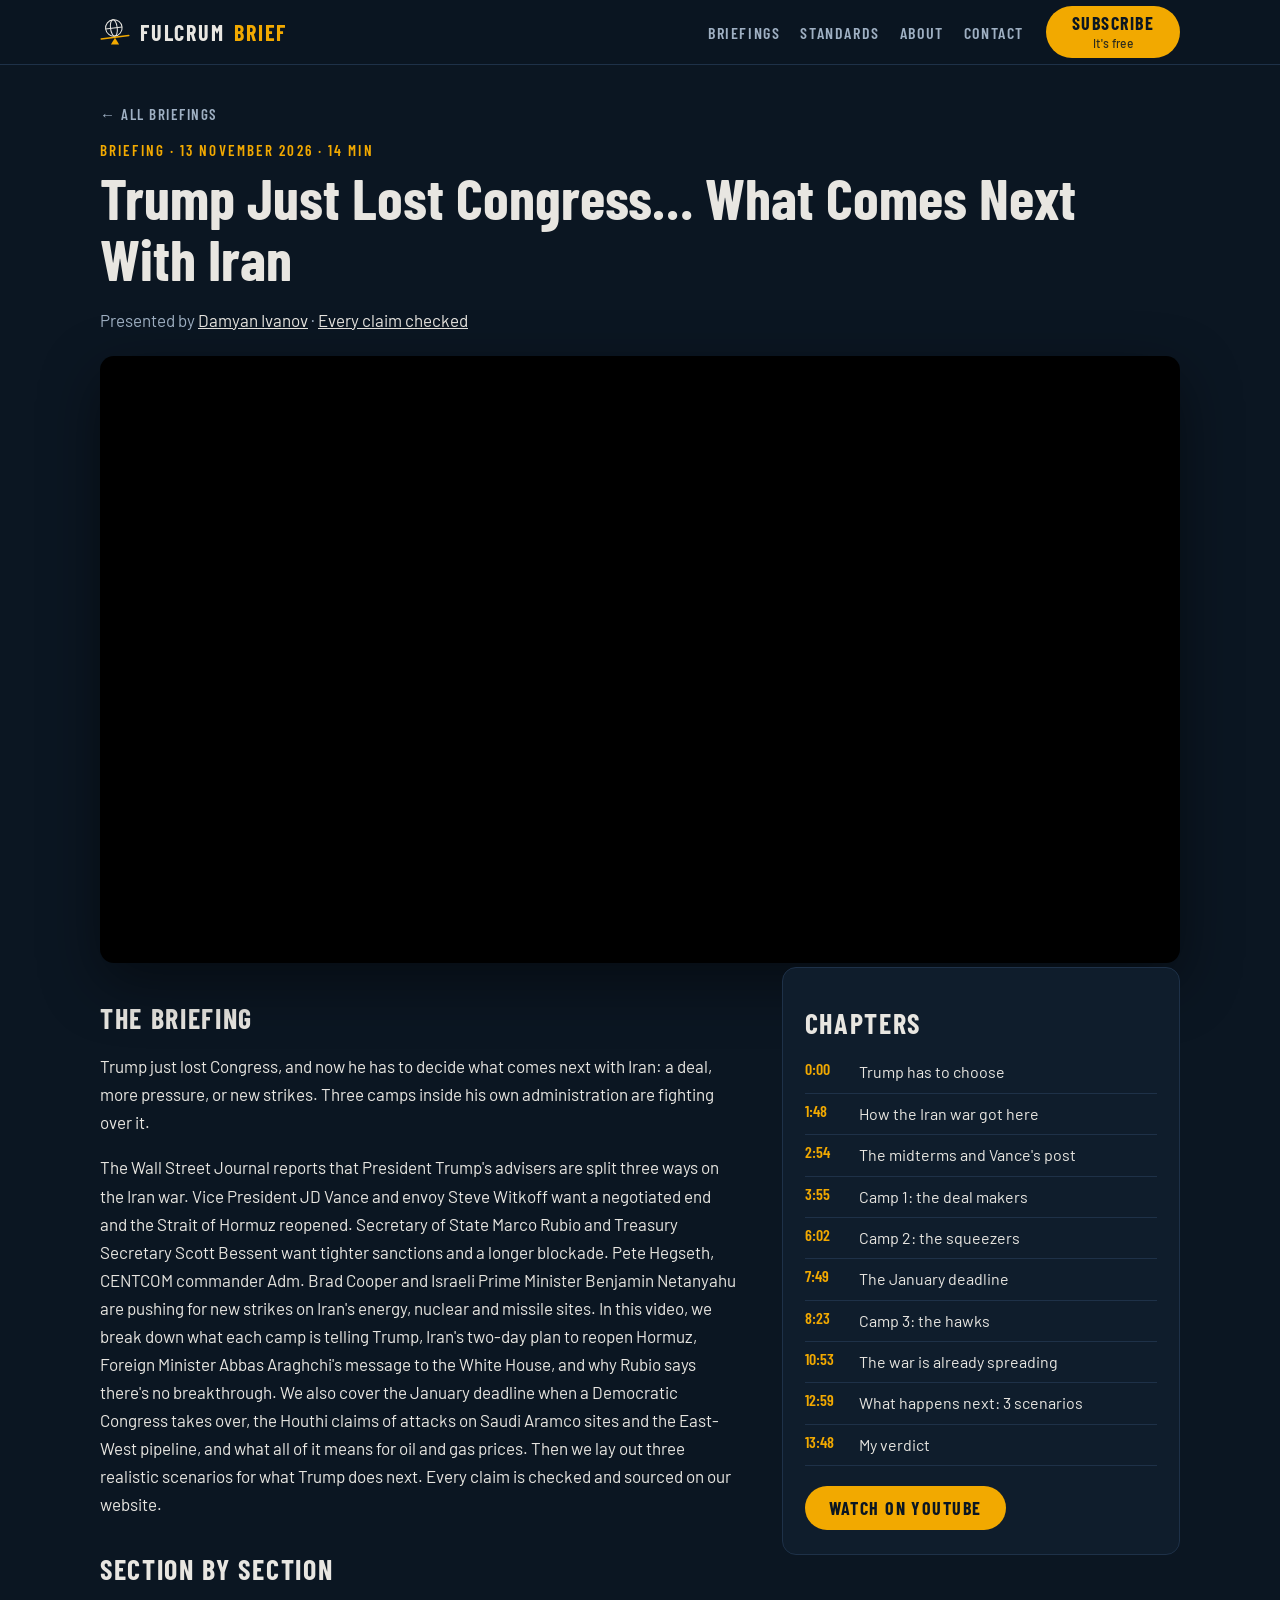
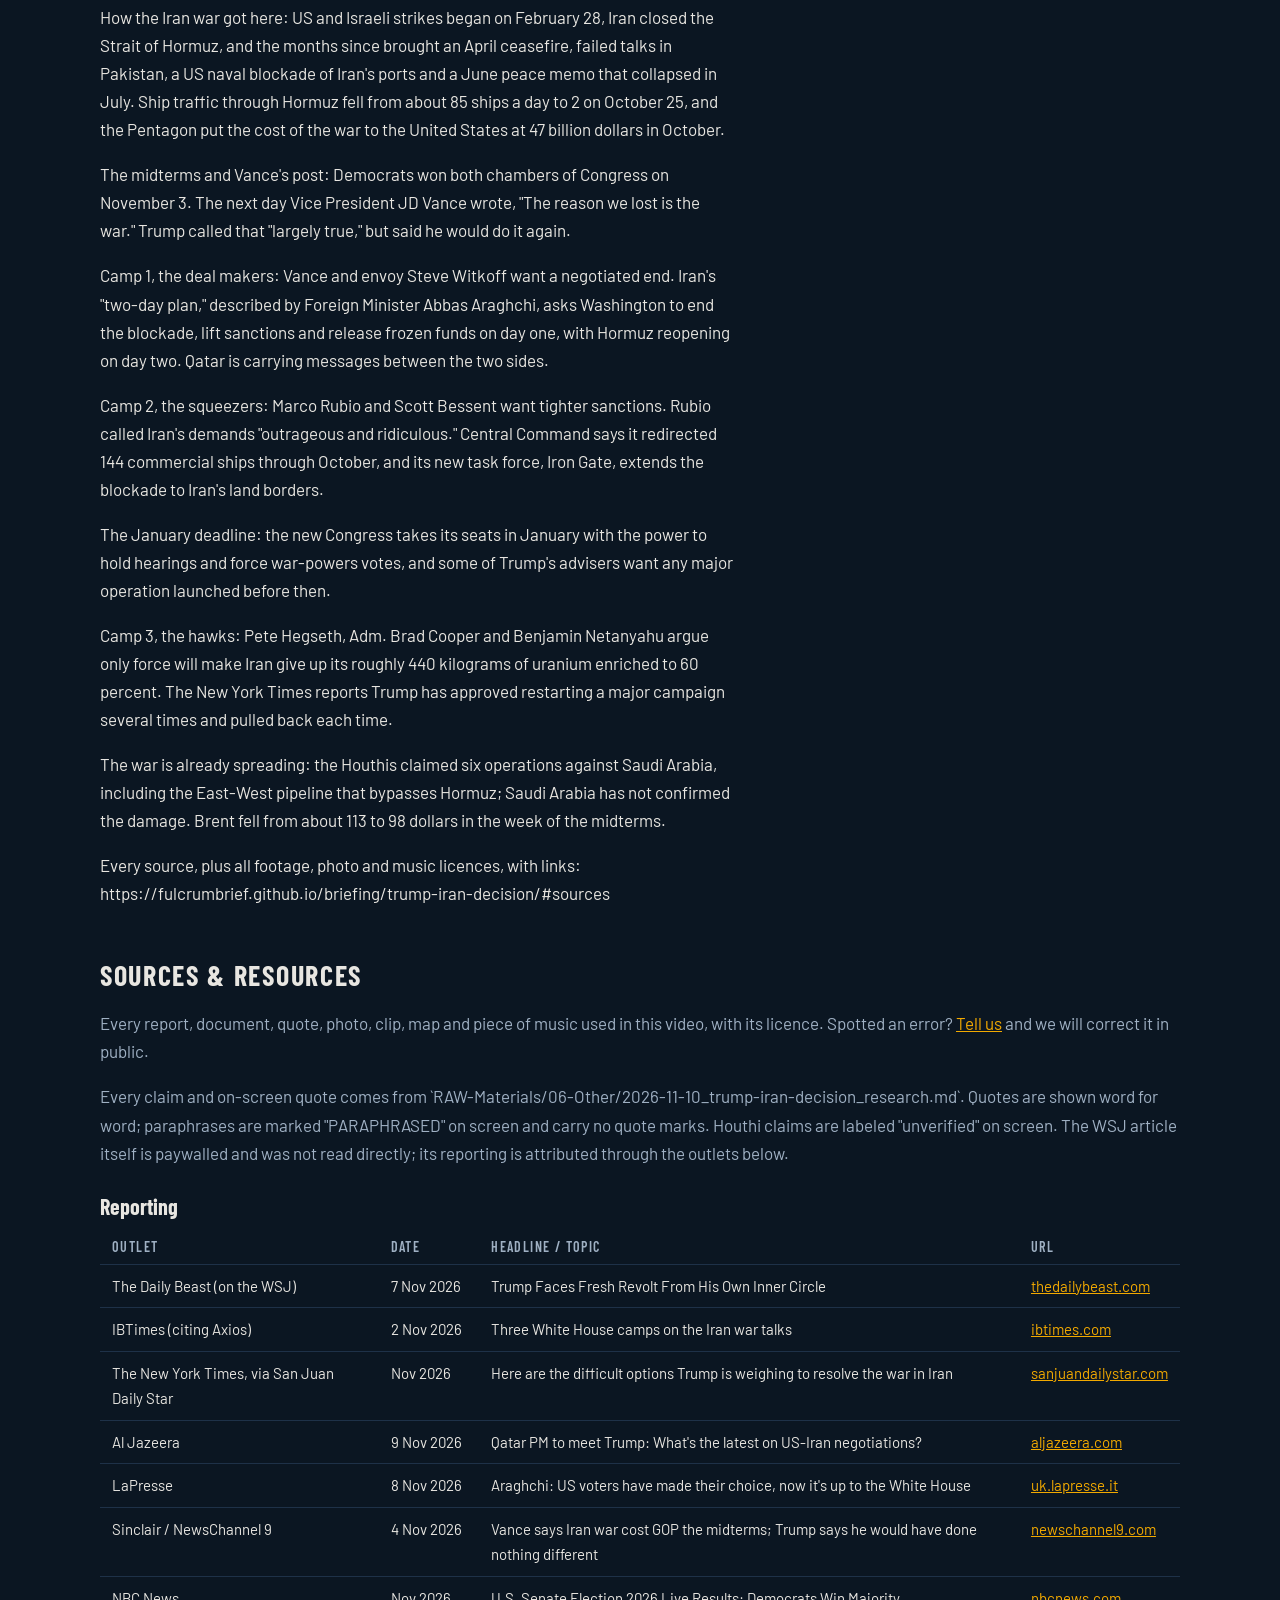
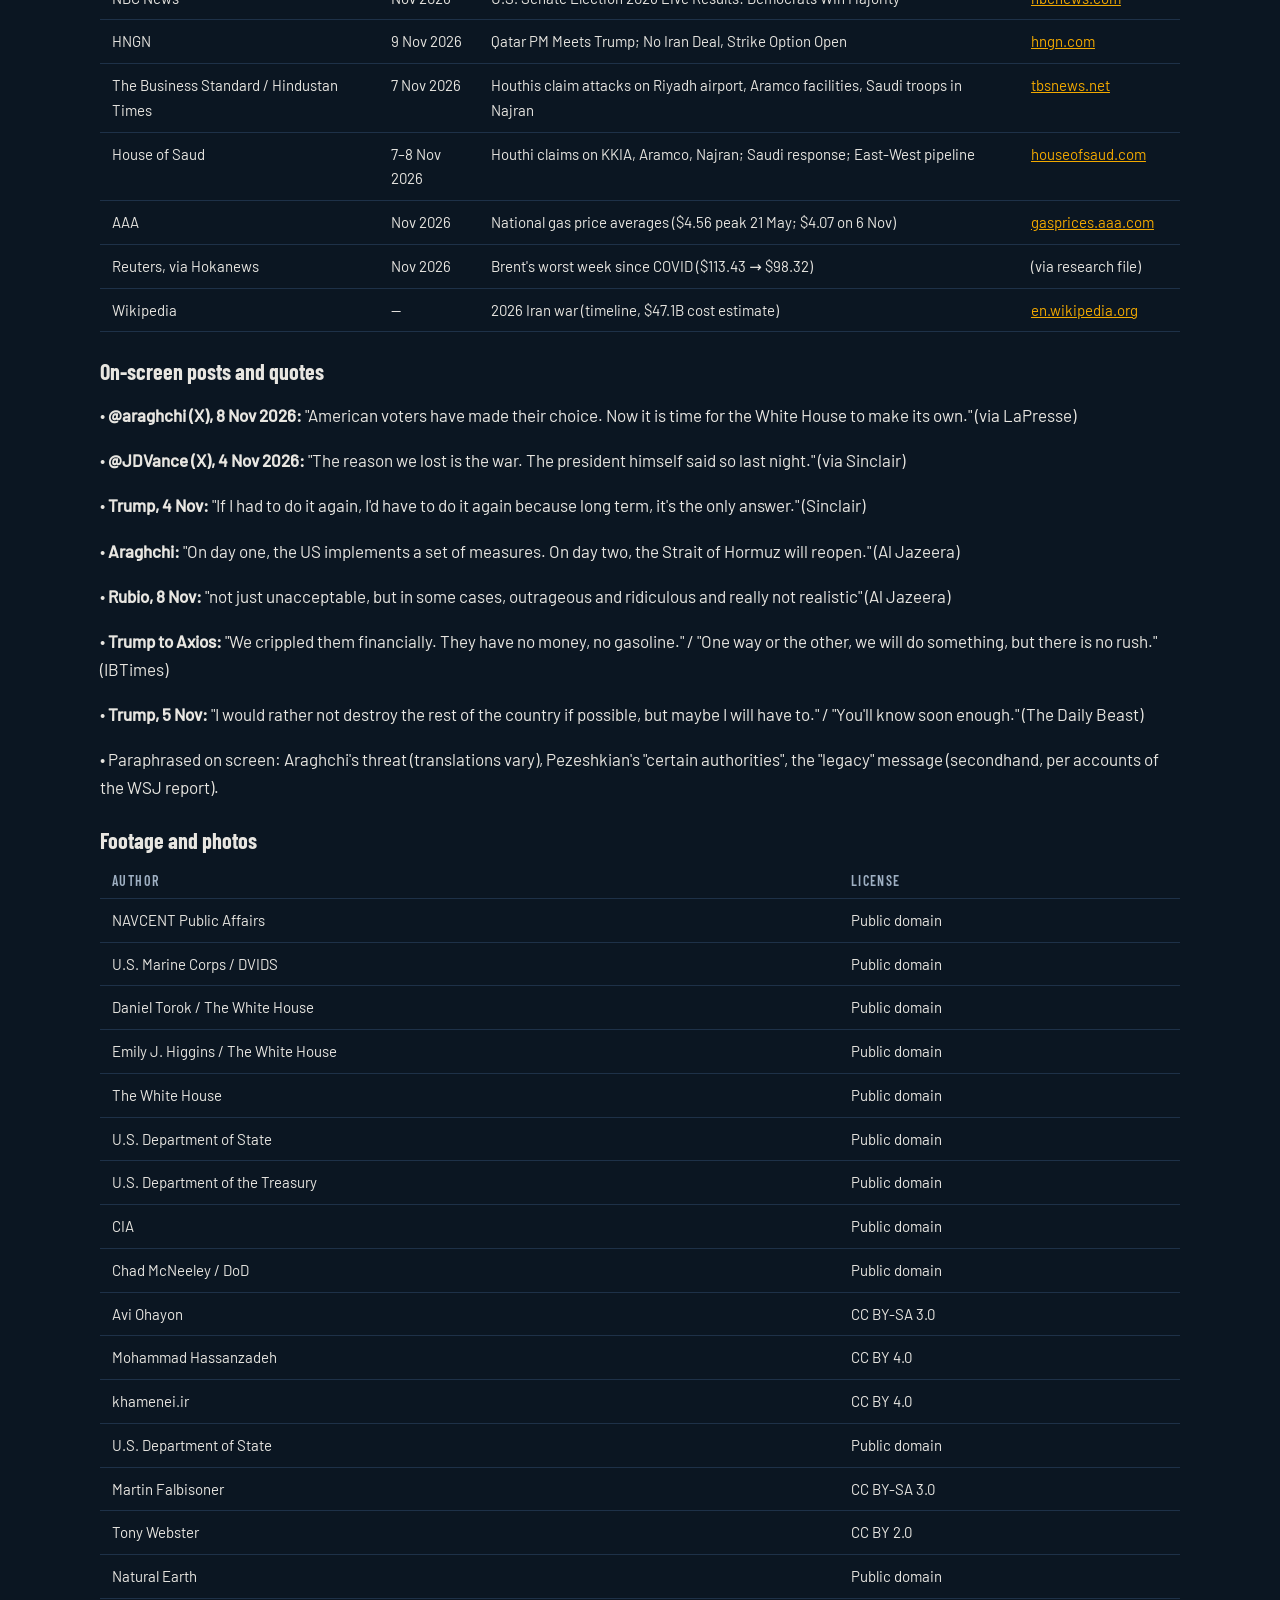
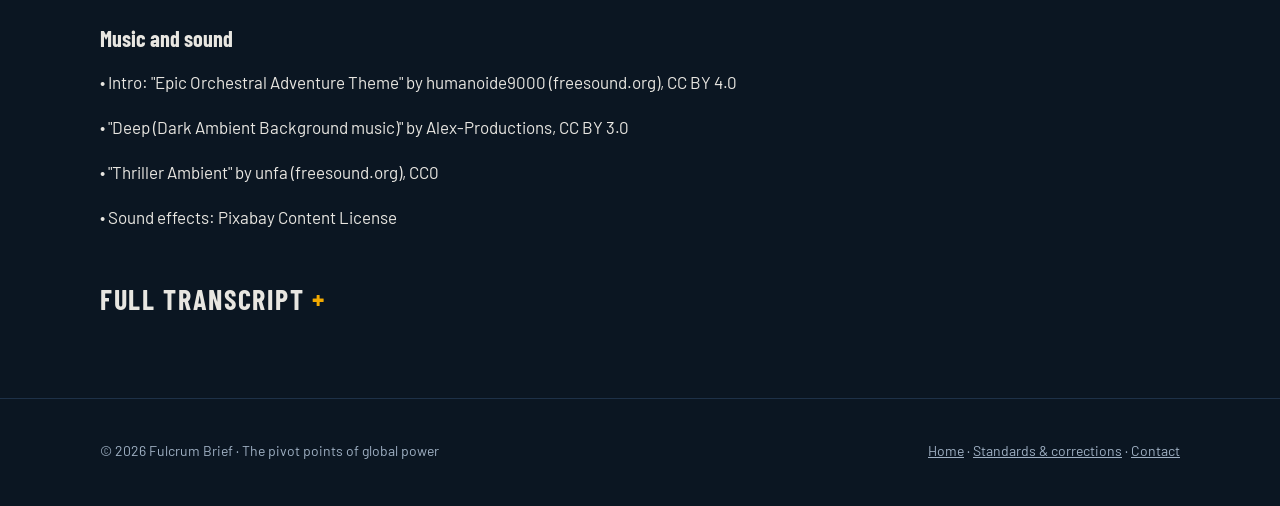
<file: briefing/trump-iran-decision/index.html>
<!doctype html>
<html lang="en">
<head>
<meta charset="utf-8">
<meta name="viewport" content="width=device-width, initial-scale=1">
<title>Trump Just Lost Congress… What Comes Next With Iran | Fulcrum Brief</title>
<meta name="description" content="Trump just lost Congress, and now he has to decide what comes next with Iran: a deal, more pressure, or new strikes. Three camps inside his own administration are fighting over it.">
<link rel="canonical" href="https://fulcrumbrief.github.io/briefing/trump-iran-decision/">
<link rel="icon" href="/favicon.svg" type="image/svg+xml">
<link rel="stylesheet" href="/page.css">
<meta property="og:type" content="article">
<meta property="og:site_name" content="Fulcrum Brief">
<meta property="og:title" content="Trump Just Lost Congress… What Comes Next With Iran | Fulcrum Brief">
<meta property="og:description" content="Trump just lost Congress, and now he has to decide what comes next with Iran: a deal, more pressure, or new strikes. Three camps inside his own administration are fighting over it.">
<meta property="og:url" content="https://fulcrumbrief.github.io/briefing/trump-iran-decision/">
<meta property="og:image" content="https://i.ytimg.com/vi/zOFSzSw9s6g/maxresdefault.jpg">
<meta name="twitter:card" content="summary_large_image">
<meta name="twitter:site" content="@FulcrumBrief">
<meta name="theme-color" content="#0B1622">
<script type="application/ld+json">{"@context": "https://schema.org", "@graph": [{"@type": "VideoObject", "name": "Trump Just Lost Congress… What Comes Next With Iran", "description": "Trump just lost Congress, and now he has to decide what comes next with Iran: a deal, more pressure, or new strikes. Three camps inside his own administration are fighting over it. The Wall Street Journal reports that President Trump's advisers are split three ways on the Iran war. Vice President JD Vance and envoy Steve Witkoff want a negotiated end and the Strait of Hormuz reopened. Secretary of State Marco Rubio and Treasury Secretary Scott Bessent want tighter sanctions and a longer blockade. Pete Hegseth, CENTCOM commander Adm. Brad Cooper and Israeli Prime Minister Benjamin Netanyahu are pushing for new strikes on Iran's energy, nuclear and missile sites. In this video, we break down what each camp is telling Trump, Iran's two-day plan to reopen Hormuz, Foreign Minister Abbas Araghchi's message to the White House, and why Rubio says there's no breakthrough. We also cover the January deadline when a Democratic Congress takes over, the Houthi claims of attacks on Saudi Aramco sites and the East-West pipeline, and what all of it means for oil and gas prices. Then we lay out three realistic scenarios for what Trump does next. Every claim is checked and sourced on our website.", "thumbnailUrl": ["https://i.ytimg.com/vi/zOFSzSw9s6g/maxresdefault.jpg"], "uploadDate": "2026-11-13T20:00:25Z", "duration": "PT14M53S", "embedUrl": "https://www.youtube-nocookie.com/embed/zOFSzSw9s6g", "contentUrl": "https://www.youtube.com/watch?v=zOFSzSw9s6g", "publisher": {"@id": "https://fulcrumbrief.github.io/#org"}, "creator": {"@id": "https://fulcrumbrief.github.io/#host"}, "hasPart": [{"@type": "Clip", "name": "Trump has to choose", "startOffset": 0, "endOffset": 108, "url": "https://www.youtube.com/watch?v=zOFSzSw9s6g&t=0s"}, {"@type": "Clip", "name": "How the Iran war got here", "startOffset": 108, "endOffset": 174, "url": "https://www.youtube.com/watch?v=zOFSzSw9s6g&t=108s"}, {"@type": "Clip", "name": "The midterms and Vance's post", "startOffset": 174, "endOffset": 235, "url": "https://www.youtube.com/watch?v=zOFSzSw9s6g&t=174s"}, {"@type": "Clip", "name": "Camp 1: the deal makers", "startOffset": 235, "endOffset": 362, "url": "https://www.youtube.com/watch?v=zOFSzSw9s6g&t=235s"}, {"@type": "Clip", "name": "Camp 2: the squeezers", "startOffset": 362, "endOffset": 469, "url": "https://www.youtube.com/watch?v=zOFSzSw9s6g&t=362s"}, {"@type": "Clip", "name": "The January deadline", "startOffset": 469, "endOffset": 503, "url": "https://www.youtube.com/watch?v=zOFSzSw9s6g&t=469s"}, {"@type": "Clip", "name": "Camp 3: the hawks", "startOffset": 503, "endOffset": 653, "url": "https://www.youtube.com/watch?v=zOFSzSw9s6g&t=503s"}, {"@type": "Clip", "name": "The war is already spreading", "startOffset": 653, "endOffset": 779, "url": "https://www.youtube.com/watch?v=zOFSzSw9s6g&t=653s"}, {"@type": "Clip", "name": "What happens next: 3 scenarios", "startOffset": 779, "endOffset": 828, "url": "https://www.youtube.com/watch?v=zOFSzSw9s6g&t=779s"}, {"@type": "Clip", "name": "My verdict", "startOffset": 828, "endOffset": 893, "url": "https://www.youtube.com/watch?v=zOFSzSw9s6g&t=828s"}], "transcript": "Donald Trump has to choose. War, pressure, or a deal with Iran. And right now, his own team can't agree on which one. Here's the number that shows what's at stake. Before this war, about eighty-five ships a day sailed through the Strait of Hormuz. On October twenty-fifth, trackers counted only two. That's a big reason gas is around four dollars a gallon. Voters just handed both chambers of Congress to the Democrats. Trump's own vice president is blaming the war in public. And Iran's foreign minister just dared him, in writing: \"American voters have made their choice. Now it is time for the White House to make its own.\" And that leaves just only one question. Which side wins the fight over Trump's Iran decision? Is this how the war ends, or start of something even more dangerous? Welcome back to Fulcrum Brief. Same deal as always. Every claim is checked, every source is in the description, and when something is only one side's word, I'll say so. So here's what we're answering today. Who is pushing Trump toward a deal, who wants to squeeze Iran harder, and who wants to start bombing again? Why does he have to decide now? And what does each choice mean for you? Short version. According to the Wall Street Journal, three camps are fighting for the president's ear. One wants a deal. One wants more pressure. and One wants more strikes. And there's a deadline in January that almost nobody is really talking about. I went through the Journal's reporting as other outlets described it, plus the New York Times, Axios, Al Jazeera, and the statements from Washington and Tehran. Now, to see why this decision is so hard, you need sixty seconds on how we got here. On February twenty-eighth, the United States and Israel launched air strikes across Iran. Those strikes killed Iran's Supreme Leader, Ali Khamenei. Iran answered by closing the Strait of Hormuz. That's the narrow waterway at the mouth of the Persian Gulf, and a huge share of the world's oil has to pass through it. Since then it's been a cycle. A ceasefire in April. Talks in Pakistan that failed. An American naval blockade of Iran's ports. A peace memo signed in June. And then, in July, that deal fell apart after Iran attacked commercial ships in the strait. So here we are. Month nine. The strait is still mostly shut. And in October, the Pentagon put the cost of this war to the United States at forty-seven billion dollars. You've felt it at the pump. The national average hit $4.56 in May, according to AAA. In early November it was still about four-oh-seven. And then came November third. Democrats won both chambers of Congress. NBC projects they'll hold fifty-four seats in the Senate, a gain of seven. And the very next day, the vice president of the United States said At the quiet part out loud. JD Vance wrote: I quote, \"The reason we lost is the war. The president himself said so last night.\" Think about that. The sitting vice president, in public, blaming his own administration's war for losing Congress. And Trump didn't deny it. He called Vance's view \"largely true.\" But he also said this: \"If I had to do it again, I'd have to do it again because long term, it's the only answer.\" Asked when the war would end, he answered: \"Whenever I want it to, but it's got to be done right.\" So the president agrees the war cost him Congress. And he'd still do it again. That tension is the whole story. And it's exactly where the three camps come in. If you want to understand the moves behind the headlines, subscribe now. Camp one. The deal makers. This is Vance and Trump's special envoy, Steve According to the Journal's reporting, they want a negotiated end to the war and the strait reopened, in the hope that brings gas prices down. Most Gulf countries are with them. Their argument is simple. More bombing wouldn't change how this ends. And Vance has skin in the game. The New York Times reports that before the midterms, he wrote to General Mohsen Rezaei, the head of Iran's top security council, proposing a meeting. A vice president leading peace talks himself. That almost never happens. There is an offer on the table. Iran calls it the two-day plan. Foreign Minister Abbas Araghchi described it like this: \"On day one, the US implements a set of measures. On day two, the Strait of Hormuz will reopen.\" Sounds easy. It isn't. Look at what Iran wants on day one. An end to the American blockade. Sanctions lifted. Frozen money released. Fewer US troops in the region. And an end to the war on every front, including Lebanon. And Araghchi attached a threat to the offer. Choose war, he wrote, and Iran's forces will answer with full force. Is Tehran serious about talking? Iran's president, Masoud Pezeshkian, says the new Supreme Leader, Mojtaba Khamenei, has given the government what he called \"certain authorities\" to negotiate. Iranian state media reported that Pezeshkian wants to end the war without going back to full-scale fighting. But the New York Times points to the catch. Nobody in war in Washington is sure who really makes the decisions in Tehran now, and some American negotiators fear Iran's hard-liners could sink any deal after it's signed. Qatar is carrying messages between the two sides. On Monday, November ninth, Qatar's prime minister sat down with Trump at the White House for about forty-five minutes, and then met Vance separately. No deal was announced. So what's the weak spot in camp one? Trump's own Secretary of State. Which brings us to camp two. The squeezers. This is Marco Rubio and Treasury Secretary Scott Bessent. Axios adds the CIA director, John Ratcliffe. They don't want a new war. They don't want this deal either. They want to tighten the screws and wait. On November eighth, Rubio told reporters that Iran's demands are, quote, \"not just unacceptable, but in some cases, outrageous and ridiculous and really not realistic.\" I quote. And he added: \"I wouldn't say we're at the verge of a breakthrough.\" Their case rests on the blockade. US Central Command says it redirected one hundred forty-four commercial ships through the end of October. A Treasury assessment, as reported in early November, says no new oil has been loaded at Iran's export terminals since late August, and that inflation inside Iran neared ninety percent in September. Trump likes this argument. He told Axios: I quote, \"We crippled them financially. They have no money, no gasoline.\" And the pressure is still growing. On November seventh, Central Command announced a new task force called Iron Gate, meant to extend the blockade from the sea to Iran's land borders. The CIA director's pitch, according to Axios, is that this ends one of two ways. Iran gives in, or the pressure creates the kind of instability that leads to an uprising. But here's the problem with waiting. That same Treasury assessment says Iran's economy is still crippled, but not close to collapse. Iran has been under sanctions for decades. And every week of waiting is another week of four-dollar gas. Trump himself sounds like he's in no hurry. His words to Axios: I quote, \"One way or the other, we will do something, but there is no rush.\" No rush. Except there is a clock. And it's the part of this story almost nobody is saying out loud. In January, the new Congress takes its seats. Democrats will control the House and the Senate. They'll have the power to hold hearings, issue subpoenas and force votes on war powers. And according to the Wall Street Journal, some of Trump's advisers want any major military operation launched before that happens. Let that sink in. The window for a big strike, with a friendly Congress still in place, closes in less than two months. Which is why camp three matters so much right now. The hawks. This is Pete Hegseth, who runs the Pentagon. It's Admiral Brad Cooper, the commander of US forces in the Middle East. And outside the building, it's Israel's prime minister, Benjamin Netanyahu, though Israel's ambassador to the UN has denied that Netanyahu pushed for strikes after the election. Their argument, according to the reporting, is that Iran can't be trusted to make a deal and keep it. So the only way to make Tehran give up its nuclear material is force. And the nuclear part is real. The UN's nuclear watchdog says Iran holds about four hundred forty kilograms of uranium enriched up to sixty percent. Weapons grade is ninety. That's a short step. So what would a strike look like? The New York Times describes a short, intense operation lasting several days. The targets would be Iran's energy sites, its nuclear facilities, and its stockpiles of missiles and drones. There's a smaller version on the menu too. The Times says it would hit military and nuclear sites and drop most of the energy targets. Trump could claim more damage, declare victory, and start pulling out. But officials admit that version would achieve none of his original goals, and it would leave Iran with its grip on the strait. The forces are already there. More than fifty thousand American troops are assigned to this mission. Trump says three aircraft carriers are \"fully locked and loaded.\" And here's the detail that stopped me. According to the Times, Trump has already approved restarting a major campaign several times. Each time, he pulled back hours before it was set to begin. On November fifth he told reporters: \"I would rather not destroy the rest of the country if possible, but maybe I will have to.\" The risks are spelled out in that same Times report. It hasn't forced Iran to fold before. Iran would likely hit back at Gulf states. Energy prices would jump back again. And defending the region would drain America's supply of interceptor missiles. There's one more pressure point, and it's personal. According accounts of the Journal's reporting, people outside the administration have been calling Trump since Election Day with one message. Your legacy depends on Iran giving up its nuclear program. So that's three camps. Deal. Squeeze. Strike. But while Washington argues, the war isn't waiting. And this is where it gets dangerous. On November seventh, Yemen's Houthis, who are backed by Iran, claimed six separate operations against Saudi Arabia and Saudi-backed forces, using ballistic missiles, cruise missiles and drones. Look at the target list they claimed. Riyadh's international airport. Aramco oil tanks and a distillation tower in Riyadh. Facilities at the Khurais oil field. A National Guard Cape camp in Najran. And Pumping Station Number Eight on the East-West pipeline. Now, I need to be careful here. Those are the Houthi claims. Saudi Arabia has not confirmed that damage, and nobody independent has verified it. What is reported is this. The next day, the Saudi-led coalition shot down two projectiles over Riyadh, and falling debris damaged an Aramco office building in the capital. But even as a claim, that that target list tells you something. That pipeline runs about twelve hundred kilometers across Saudi Arabia to the Red Sea. It's the kingdom's way around the Strait of Hormuz. Reported capacity, up to four and a half million barrels a day. So think about what's being threatened. Iran has the strait. And its allies in Yemen are aiming at the bypass. The water's no calmer. British maritime monitors logged just over thirty attacks on shipping in October, the most of any month in this war. On November sixth, Trump confirmed what he called \"minor\" American strikes on an Iranian air-defense site near the strait. And markets are hanging on every word. In the week of the midterms, as hopes for peace talks grew, the price of Brent crude, the world's main oil benchmark, dropped from about one hundred thirteen dollars a barrel to about ninety-eight. Reuters Code called it oil's worst week since COVID. That's how much money is riding on this one decision. A deal, and prices can keep falling. A strike, and they can turn right back around. That's the real cost of \"no rush.\" Every week without a decision, the war keeps making decisions of its own. Here's my analysis. Three ways this could go. Scenario one. The deal. Trump takes some version of the two-day plan, the strait reopens, gas falls, and he calls it a win. Trump told CNN that new strikes are \"highly unlikely\" if talks produce a strong agreement. But Rubio's words tell you how far apart the two sides are still are. Scenario two. The squeeze goes on. No deal, no big strength. strike, a tighter blockade, and small hits like the one near the strait. This is the path of least resistance. It's also the path where prices stay high and the Houthis keep firing. Scenario three. The strike. Before January, Trump orders that several-day operation. Iran hits back across the Gulf. Oil spikes. And a new Democratic Congress walks in the door with a bigger war already underway. Honestly? I think the most likely step is more of a scenario two, with one last serious push for a deal through Qatar. But don't rule out three. A president who has approved strikes several times, and has less than two months of friendly Congress left, is a president who can still say yes. Here's my take. For nine months, this war has been about what Iran would do. Right now, it's about what one man in Washington decides, and which voice he hears last. That's the pivot point. Trump's own words: \"You'll know soon enough.\" I quote. When we do, I'll break it down right here. And Iran isn't the only war climbing to a new level. If you want to see how Russia is building its own Starlink over Ukraine, and what Kyiv is doing to stop it, watch this one next.", "inLanguage": "en"}, {"@type": "Person", "@id": "https://fulcrumbrief.github.io/#host", "name": "Damyan Ivanov", "jobTitle": "Host", "worksFor": {"@id": "https://fulcrumbrief.github.io/#org"}, "sameAs": ["https://www.quora.com/profile/Damyan-Ivanov-2"]}, {"@type": "NewsMediaOrganization", "@id": "https://fulcrumbrief.github.io/#org", "name": "Fulcrum Brief", "url": "https://fulcrumbrief.github.io", "logo": "https://fulcrumbrief.github.io/logo.png", "correctionsPolicy": "https://fulcrumbrief.github.io/standards/#corrections", "verificationFactCheckingPolicy": "https://fulcrumbrief.github.io/standards/", "ethicsPolicy": "https://fulcrumbrief.github.io/standards/"}, {"@type": "BreadcrumbList", "itemListElement": [{"@type": "ListItem", "position": 1, "name": "Fulcrum Brief", "item": "https://fulcrumbrief.github.io/"}, {"@type": "ListItem", "position": 2, "name": "Trump Just Lost Congress… What Comes Next With Iran"}]}]}</script>
</head>
<body>
<nav><div class="wrap">
  <a class="brand" href="/"><img src="/favicon.svg" alt="">Fulcrum <b>Brief</b></a>
  <div class="links"><a href="/#briefings">Briefings</a><a href="/standards/">Standards</a><a href="/#about">About</a><a href="/#contact">Contact</a></div>
  <a class="btn sub" href="https://www.youtube.com/@FulcrumBrief?sub_confirmation=1" target="_blank" rel="noopener">Subscribe<small>It's free</small></a>
</div></nav>
<main class="wrap page">
<article>
  <a class="back" href="/#briefings">← All briefings</a>
  <span class="kicker">Briefing · 13 November 2026 · 14 min</span>
  <h1>Trump Just Lost Congress… What Comes Next With Iran</h1>
  <p class="byline">Presented by <a href="/#about">Damyan Ivanov</a> · <a href="/standards/">Every claim checked</a></p>
  <div class="player"><iframe src="https://www.youtube-nocookie.com/embed/zOFSzSw9s6g" title="Trump Just Lost Congress… What Comes Next With Iran" loading="lazy" allowfullscreen
    allow="accelerometer; clipboard-write; encrypted-media; gyroscope; picture-in-picture; web-share"></iframe></div>
  <div class="cols">
    <div>
      <h2>The briefing</h2>
      <p>Trump just lost Congress, and now he has to decide what comes next with Iran: a deal, more pressure, or new strikes. Three camps inside his own administration are fighting over it.</p><p>The Wall Street Journal reports that President Trump&#x27;s advisers are split three ways on the Iran war. Vice President JD Vance and envoy Steve Witkoff want a negotiated end and the Strait of Hormuz reopened. Secretary of State Marco Rubio and Treasury Secretary Scott Bessent want tighter sanctions and a longer blockade. Pete Hegseth, CENTCOM commander Adm. Brad Cooper and Israeli Prime Minister Benjamin Netanyahu are pushing for new strikes on Iran&#x27;s energy, nuclear and missile sites. In this video, we break down what each camp is telling Trump, Iran&#x27;s two-day plan to reopen Hormuz, Foreign Minister Abbas Araghchi&#x27;s message to the White House, and why Rubio says there&#x27;s no breakthrough. We also cover the January deadline when a Democratic Congress takes over, the Houthi claims of attacks on Saudi Aramco sites and the East-West pipeline, and what all of it means for oil and gas prices. Then we lay out three realistic scenarios for what Trump does next. Every claim is checked and sourced on our website.</p>
      <h2>Section by section</h2><p>How the Iran war got here: US and Israeli strikes began on February 28, Iran closed the Strait of Hormuz, and the months since brought an April ceasefire, failed talks in Pakistan, a US naval blockade of Iran&#x27;s ports and a June peace memo that collapsed in July. Ship traffic through Hormuz fell from about 85 ships a day to 2 on October 25, and the Pentagon put the cost of the war to the United States at 47 billion dollars in October.</p><p>The midterms and Vance&#x27;s post: Democrats won both chambers of Congress on November 3. The next day Vice President JD Vance wrote, &quot;The reason we lost is the war.&quot; Trump called that &quot;largely true,&quot; but said he would do it again.</p><p>Camp 1, the deal makers: Vance and envoy Steve Witkoff want a negotiated end. Iran&#x27;s &quot;two-day plan,&quot; described by Foreign Minister Abbas Araghchi, asks Washington to end the blockade, lift sanctions and release frozen funds on day one, with Hormuz reopening on day two. Qatar is carrying messages between the two sides.</p><p>Camp 2, the squeezers: Marco Rubio and Scott Bessent want tighter sanctions. Rubio called Iran&#x27;s demands &quot;outrageous and ridiculous.&quot; Central Command says it redirected 144 commercial ships through October, and its new task force, Iron Gate, extends the blockade to Iran&#x27;s land borders.</p><p>The January deadline: the new Congress takes its seats in January with the power to hold hearings and force war-powers votes, and some of Trump&#x27;s advisers want any major operation launched before then.</p><p>Camp 3, the hawks: Pete Hegseth, Adm. Brad Cooper and Benjamin Netanyahu argue only force will make Iran give up its roughly 440 kilograms of uranium enriched to 60 percent. The New York Times reports Trump has approved restarting a major campaign several times and pulled back each time.</p><p>The war is already spreading: the Houthis claimed six operations against Saudi Arabia, including the East-West pipeline that bypasses Hormuz; Saudi Arabia has not confirmed the damage. Brent fell from about 113 to 98 dollars in the week of the midterms.</p><p>Every source, plus all footage, photo and music licences, with links: https://fulcrumbrief.github.io/briefing/trump-iran-decision/#sources</p>
    </div>
    <aside>
      <h2>Chapters</h2>
      <ol class="chap"><li><a href="https://www.youtube.com/watch?v=zOFSzSw9s6g&amp;t=0s" target="_blank" rel="noopener"><span>0:00</span>Trump has to choose</a></li><li><a href="https://www.youtube.com/watch?v=zOFSzSw9s6g&amp;t=108s" target="_blank" rel="noopener"><span>1:48</span>How the Iran war got here</a></li><li><a href="https://www.youtube.com/watch?v=zOFSzSw9s6g&amp;t=174s" target="_blank" rel="noopener"><span>2:54</span>The midterms and Vance&#x27;s post</a></li><li><a href="https://www.youtube.com/watch?v=zOFSzSw9s6g&amp;t=235s" target="_blank" rel="noopener"><span>3:55</span>Camp 1: the deal makers</a></li><li><a href="https://www.youtube.com/watch?v=zOFSzSw9s6g&amp;t=362s" target="_blank" rel="noopener"><span>6:02</span>Camp 2: the squeezers</a></li><li><a href="https://www.youtube.com/watch?v=zOFSzSw9s6g&amp;t=469s" target="_blank" rel="noopener"><span>7:49</span>The January deadline</a></li><li><a href="https://www.youtube.com/watch?v=zOFSzSw9s6g&amp;t=503s" target="_blank" rel="noopener"><span>8:23</span>Camp 3: the hawks</a></li><li><a href="https://www.youtube.com/watch?v=zOFSzSw9s6g&amp;t=653s" target="_blank" rel="noopener"><span>10:53</span>The war is already spreading</a></li><li><a href="https://www.youtube.com/watch?v=zOFSzSw9s6g&amp;t=779s" target="_blank" rel="noopener"><span>12:59</span>What happens next: 3 scenarios</a></li><li><a href="https://www.youtube.com/watch?v=zOFSzSw9s6g&amp;t=828s" target="_blank" rel="noopener"><span>13:48</span>My verdict</a></li></ol>
      <a class="btn" href="https://www.youtube.com/watch?v=zOFSzSw9s6g" target="_blank" rel="noopener">Watch on YouTube</a>
    </aside>
  </div>
  <section id="sources"><h2>Sources &amp; resources</h2>
    <p class="muted">Every report, document, quote, photo, clip, map and piece of music used in this video, with its licence. Spotted an error? <a href="/standards/#corrections">Tell us</a> and we will correct it in public.</p>
    <p class="muted">Every claim and on-screen quote comes from `RAW-Materials/06-Other/2026-11-10_trump-iran-decision_research.md`. Quotes are shown word for word; paraphrases are marked &quot;PARAPHRASED&quot; on screen and carry no quote marks. Houthi claims are labeled &quot;unverified&quot; on screen. The WSJ article itself is paywalled and was not read directly; its reporting is attributed through the outlets below.</p>
<h3>Reporting</h3>
<div class="tbl"><table><thead><tr><th>Outlet</th><th>Date</th><th>Headline / topic</th><th>URL</th></tr></thead><tbody><tr><td>The Daily Beast (on the WSJ)</td><td>7 Nov 2026</td><td>Trump Faces Fresh Revolt From His Own Inner Circle</td><td><a href="https://www.thedailybeast.com/trump-faces-fresh-revolt-from-his-own-inner-circle" target="_blank" rel="noopener nofollow">thedailybeast.com</a></td></tr><tr><td>IBTimes (citing Axios)</td><td>2 Nov 2026</td><td>Three White House camps on the Iran war talks</td><td><a href="https://www.ibtimes.com/trump-white-house-camps-iran-war-talks-3809307" target="_blank" rel="noopener nofollow">ibtimes.com</a></td></tr><tr><td>The New York Times, via San Juan Daily Star</td><td>Nov 2026</td><td>Here are the difficult options Trump is weighing to resolve the war in Iran</td><td><a href="https://www.sanjuandailystar.com/post/here-are-the-difficult-options-trump-is-weighing-to-resolve-the-war-in-iran" target="_blank" rel="noopener nofollow">sanjuandailystar.com</a></td></tr><tr><td>Al Jazeera</td><td>9 Nov 2026</td><td>Qatar PM to meet Trump: What&#x27;s the latest on US-Iran negotiations?</td><td><a href="https://www.aljazeera.com/news/2026/11/9/qatar-pm-to-meet-trump-whats-the-latest-on-us-iran-negotiations" target="_blank" rel="noopener nofollow">aljazeera.com</a></td></tr><tr><td>LaPresse</td><td>8 Nov 2026</td><td>Araghchi: US voters have made their choice, now it&#x27;s up to the White House</td><td><a href="https://uk.lapresse.it/world-en/2026/11/08/iran-araghchi-us-voters-have-made-their-choice-now-its-up-to-the-white-house/" target="_blank" rel="noopener nofollow">uk.lapresse.it</a></td></tr><tr><td>Sinclair / NewsChannel 9</td><td>4 Nov 2026</td><td>Vance says Iran war cost GOP the midterms; Trump says he would have done nothing different</td><td><a href="https://newschannel9.com/news/nation-world/vance-says-iran-war-cost-gop-the-midterms-trump-says-he-would-have-done-nothing-different" target="_blank" rel="noopener nofollow">newschannel9.com</a></td></tr><tr><td>NBC News</td><td>Nov 2026</td><td>U.S. Senate Election 2026 Live Results: Democrats Win Majority</td><td><a href="https://www.nbcnews.com/politics/2026-elections/senate-results" target="_blank" rel="noopener nofollow">nbcnews.com</a></td></tr><tr><td>HNGN</td><td>9 Nov 2026</td><td>Qatar PM Meets Trump; No Iran Deal, Strike Option Open</td><td><a href="https://www.hngn.com/articles/273722/20261107/trump-says-iran-decision-coming-soon-advisers-split.htm" target="_blank" rel="noopener nofollow">hngn.com</a></td></tr><tr><td>The Business Standard / Hindustan Times</td><td>7 Nov 2026</td><td>Houthis claim attacks on Riyadh airport, Aramco facilities, Saudi troops in Najran</td><td><a href="https://www.tbsnews.net/worldbiz/middle-east/houthis-claim-attacks-riyadh-airport-aramco-facilities-saudi-troops-najran" target="_blank" rel="noopener nofollow">tbsnews.net</a></td></tr><tr><td>House of Saud</td><td>7–8 Nov 2026</td><td>Houthi claims on KKIA, Aramco, Najran; Saudi response; East-West pipeline</td><td><a href="https://houseofsaud.com/houthis-claim-kkia-aramco-najran-nov7/" target="_blank" rel="noopener nofollow">houseofsaud.com</a></td></tr><tr><td>AAA</td><td>Nov 2026</td><td>National gas price averages ($4.56 peak 21 May; $4.07 on 6 Nov)</td><td><a href="https://gasprices.aaa.com/news/page/1" target="_blank" rel="noopener nofollow">gasprices.aaa.com</a></td></tr><tr><td>Reuters, via Hokanews</td><td>Nov 2026</td><td>Brent&#x27;s worst week since COVID ($113.43 → $98.32)</td><td>(via research file)</td></tr><tr><td>Wikipedia</td><td>—</td><td>2026 Iran war (timeline, $47.1B cost estimate)</td><td><a href="https://en.wikipedia.org/wiki/2026_Iran_war" target="_blank" rel="noopener nofollow">en.wikipedia.org</a></td></tr></tbody></table></div>
<h3>On-screen posts and quotes</h3>
<p>• <b>@araghchi (X), 8 Nov 2026:</b> &quot;American voters have made their choice. Now it is time for the White House to make its own.&quot; (via LaPresse)</p>
<p>• <b>@JDVance (X), 4 Nov 2026:</b> &quot;The reason we lost is the war. The president himself said so last night.&quot; (via Sinclair)</p>
<p>• <b>Trump, 4 Nov:</b> &quot;If I had to do it again, I&#x27;d have to do it again because long term, it&#x27;s the only answer.&quot; (Sinclair)</p>
<p>• <b>Araghchi:</b> &quot;On day one, the US implements a set of measures. On day two, the Strait of Hormuz will reopen.&quot; (Al Jazeera)</p>
<p>• <b>Rubio, 8 Nov:</b> &quot;not just unacceptable, but in some cases, outrageous and ridiculous and really not realistic&quot; (Al Jazeera)</p>
<p>• <b>Trump to Axios:</b> &quot;We crippled them financially. They have no money, no gasoline.&quot; / &quot;One way or the other, we will do something, but there is no rush.&quot; (IBTimes)</p>
<p>• <b>Trump, 5 Nov:</b> &quot;I would rather not destroy the rest of the country if possible, but maybe I will have to.&quot; / &quot;You&#x27;ll know soon enough.&quot; (The Daily Beast)</p>
<p>• Paraphrased on screen: Araghchi&#x27;s threat (translations vary), Pezeshkian&#x27;s &quot;certain authorities&quot;, the &quot;legacy&quot; message (secondhand, per accounts of the WSJ report).</p>
<h3>Footage and photos</h3>
<div class="tbl"><table><thead><tr><th>Author</th><th>License</th></tr></thead><tbody><tr><td>NAVCENT Public Affairs</td><td>Public domain</td></tr><tr><td>U.S. Marine Corps / DVIDS</td><td>Public domain</td></tr><tr><td>Daniel Torok / The White House</td><td>Public domain</td></tr><tr><td>Emily J. Higgins / The White House</td><td>Public domain</td></tr><tr><td>The White House</td><td>Public domain</td></tr><tr><td>U.S. Department of State</td><td>Public domain</td></tr><tr><td>U.S. Department of the Treasury</td><td>Public domain</td></tr><tr><td>CIA</td><td>Public domain</td></tr><tr><td>Chad McNeeley / DoD</td><td>Public domain</td></tr><tr><td>Avi Ohayon</td><td>CC BY-SA 3.0</td></tr><tr><td>Mohammad Hassanzadeh</td><td>CC BY 4.0</td></tr><tr><td>khamenei.ir</td><td>CC BY 4.0</td></tr><tr><td>U.S. Department of State</td><td>Public domain</td></tr><tr><td>Martin Falbisoner</td><td>CC BY-SA 3.0</td></tr><tr><td>Tony Webster</td><td>CC BY 2.0</td></tr><tr><td>Natural Earth</td><td>Public domain</td></tr></tbody></table></div>
<h3>Music and sound</h3>
<p>• Intro: &quot;Epic Orchestral Adventure Theme&quot; by humanoide9000 (freesound.org), CC BY 4.0</p>
<p>• &quot;Deep (Dark Ambient Background music)&quot; by Alex-Productions, CC BY 3.0</p>
<p>• &quot;Thriller Ambient&quot; by unfa (freesound.org), CC0</p>
<p>• Sound effects: Pixabay Content License</p></section>
  <section id="transcript"><details><summary><h2>Full transcript</h2></summary><h3><a href="https://www.youtube.com/watch?v=zOFSzSw9s6g&amp;t=0s" target="_blank" rel="noopener">0:00</a> Trump has to choose</h3>
<p>Donald Trump has to choose. War, pressure, or a deal with Iran. And right now, his own team can&#x27;t agree on which one. Here&#x27;s the number that shows what&#x27;s at stake.</p>
<p>Before this war, about eighty-five ships a day sailed through the Strait of Hormuz. On October twenty-fifth, trackers counted only two. That&#x27;s a big reason gas is around four dollars a gallon. Voters just handed both chambers of Congress to the Democrats.</p>
<p>Trump&#x27;s own vice president is blaming the war in public. And Iran&#x27;s foreign minister just dared him, in writing: &quot;American voters have made their choice. Now it is time for the White House to make its own.&quot; And that leaves just only one question. Which side wins the fight over Trump&#x27;s Iran decision?</p>
<p>Is this how the war ends, or start of something even more dangerous? Welcome back to Fulcrum Brief. Same deal as always. Every claim is checked, every source is in the description, and when something is only one side&#x27;s word, I&#x27;ll say so.</p>
<p>So here&#x27;s what we&#x27;re answering today. Who is pushing Trump toward a deal, who wants to squeeze Iran harder, and who wants to start bombing again? Why does he have to decide now? And what does each choice mean for you?</p>
<p>Short version. According to the Wall Street Journal, three camps are fighting for the president&#x27;s ear. One wants a deal. One wants more pressure. and One wants more strikes.</p>
<p>And there&#x27;s a deadline in January that almost nobody is really talking about. I went through the Journal&#x27;s reporting as other outlets described it, plus the New York Times, Axios, Al Jazeera, and the statements from Washington and Tehran.</p>
<h3><a href="https://www.youtube.com/watch?v=zOFSzSw9s6g&amp;t=108s" target="_blank" rel="noopener">1:48</a> How the Iran war got here</h3>
<p>Now, to see why this decision is so hard, you need sixty seconds on how we got here. On February twenty-eighth, the United States and Israel launched air strikes across Iran. Those strikes killed Iran&#x27;s Supreme Leader, Ali Khamenei. Iran answered by closing the Strait of Hormuz.</p>
<p>That&#x27;s the narrow waterway at the mouth of the Persian Gulf, and a huge share of the world&#x27;s oil has to pass through it. Since then it&#x27;s been a cycle. A ceasefire in April. Talks in Pakistan that failed.</p>
<p>An American naval blockade of Iran&#x27;s ports. A peace memo signed in June. And then, in July, that deal fell apart after Iran attacked commercial ships in the strait. So here we are.</p>
<p>Month nine. The strait is still mostly shut. And in October, the Pentagon put the cost of this war to the United States at forty-seven billion dollars. You&#x27;ve felt it at the pump.</p>
<p>The national average hit $4.56 in May, according to AAA. In early November it was still about four-oh-seven.</p>
<h3><a href="https://www.youtube.com/watch?v=zOFSzSw9s6g&amp;t=174s" target="_blank" rel="noopener">2:54</a> The midterms and Vance&#x27;s post</h3>
<p>And then came November third. Democrats won both chambers of Congress. NBC projects they&#x27;ll hold fifty-four seats in the Senate, a gain of seven. And the very next day, the vice president of the United States said At the quiet part out loud.</p>
<p>JD Vance wrote: I quote, &quot;The reason we lost is the war. The president himself said so last night.&quot; Think about that. The sitting vice president, in public, blaming his own administration&#x27;s war for losing Congress. And Trump didn&#x27;t deny it.</p>
<p>He called Vance&#x27;s view &quot;largely true.&quot; But he also said this: &quot;If I had to do it again, I&#x27;d have to do it again because long term, it&#x27;s the only answer.&quot; Asked when the war would end, he answered: &quot;Whenever I want it to, but it&#x27;s got to be done right.&quot; So the president agrees the war cost him Congress. And he&#x27;d still do it again. That tension is the whole story. And it&#x27;s exactly where the three camps come in.</p>
<p>If you want to understand the moves behind the headlines, subscribe now.</p>
<h3><a href="https://www.youtube.com/watch?v=zOFSzSw9s6g&amp;t=235s" target="_blank" rel="noopener">3:55</a> Camp 1: the deal makers</h3>
<p>Camp one. The deal makers. This is Vance and Trump&#x27;s special envoy, Steve According to the Journal&#x27;s reporting, they want a negotiated end to the war and the strait reopened, in the hope that brings gas prices down. Most Gulf countries are with them.</p>
<p>Their argument is simple. More bombing wouldn&#x27;t change how this ends. And Vance has skin in the game. The New York Times reports that before the midterms, he wrote to General Mohsen Rezaei, the head of Iran&#x27;s top security council, proposing a meeting.</p>
<p>A vice president leading peace talks himself. That almost never happens. There is an offer on the table. Iran calls it the two-day plan.</p>
<p>Foreign Minister Abbas Araghchi described it like this: &quot;On day one, the US implements a set of measures. On day two, the Strait of Hormuz will reopen.&quot; Sounds easy. It isn&#x27;t. Look at what Iran wants on day one.</p>
<p>An end to the American blockade. Sanctions lifted. Frozen money released. Fewer US troops in the region.</p>
<p>And an end to the war on every front, including Lebanon. And Araghchi attached a threat to the offer. Choose war, he wrote, and Iran&#x27;s forces will answer with full force. Is Tehran serious about talking?</p>
<p>Iran&#x27;s president, Masoud Pezeshkian, says the new Supreme Leader, Mojtaba Khamenei, has given the government what he called &quot;certain authorities&quot; to negotiate. Iranian state media reported that Pezeshkian wants to end the war without going back to full-scale fighting. But the New York Times points to the catch. Nobody in war in Washington is sure who really makes the decisions in Tehran now, and some American negotiators fear Iran&#x27;s hard-liners could sink any deal after it&#x27;s signed.</p>
<p>Qatar is carrying messages between the two sides. On Monday, November ninth, Qatar&#x27;s prime minister sat down with Trump at the White House for about forty-five minutes, and then met Vance separately. No deal was announced. So what&#x27;s the weak spot in camp one?</p>
<p>Trump&#x27;s own Secretary of State.</p>
<h3><a href="https://www.youtube.com/watch?v=zOFSzSw9s6g&amp;t=362s" target="_blank" rel="noopener">6:02</a> Camp 2: the squeezers</h3>
<p>Which brings us to camp two. The squeezers. This is Marco Rubio and Treasury Secretary Scott Bessent. Axios adds the CIA director, John Ratcliffe.</p>
<p>They don&#x27;t want a new war. They don&#x27;t want this deal either. They want to tighten the screws and wait. On November eighth, Rubio told reporters that Iran&#x27;s demands are, quote, &quot;not just unacceptable, but in some cases, outrageous and ridiculous and really not realistic.&quot; I quote.</p>
<p>And he added: &quot;I wouldn&#x27;t say we&#x27;re at the verge of a breakthrough.&quot; Their case rests on the blockade. US Central Command says it redirected one hundred forty-four commercial ships through the end of October. A Treasury assessment, as reported in early November, says no new oil has been loaded at Iran&#x27;s export terminals since late August, and that inflation inside Iran neared ninety percent in September. Trump likes this argument.</p>
<p>He told Axios: I quote, &quot;We crippled them financially. They have no money, no gasoline.&quot; And the pressure is still growing. On November seventh, Central Command announced a new task force called Iron Gate, meant to extend the blockade from the sea to Iran&#x27;s land borders. The CIA director&#x27;s pitch, according to Axios, is that this ends one of two ways.</p>
<p>Iran gives in, or the pressure creates the kind of instability that leads to an uprising. But here&#x27;s the problem with waiting. That same Treasury assessment says Iran&#x27;s economy is still crippled, but not close to collapse. Iran has been under sanctions for decades.</p>
<p>And every week of waiting is another week of four-dollar gas. Trump himself sounds like he&#x27;s in no hurry. His words to Axios: I quote, &quot;One way or the other, we will do something, but there is no rush.&quot; No rush.</p>
<h3><a href="https://www.youtube.com/watch?v=zOFSzSw9s6g&amp;t=469s" target="_blank" rel="noopener">7:49</a> The January deadline</h3>
<p>Except there is a clock. And it&#x27;s the part of this story almost nobody is saying out loud. In January, the new Congress takes its seats. Democrats will control the House and the Senate.</p>
<p>They&#x27;ll have the power to hold hearings, issue subpoenas and force votes on war powers. And according to the Wall Street Journal, some of Trump&#x27;s advisers want any major military operation launched before that happens. Let that sink in. The window for a big strike, with a friendly Congress still in place, closes in less than two months.</p>
<h3><a href="https://www.youtube.com/watch?v=zOFSzSw9s6g&amp;t=503s" target="_blank" rel="noopener">8:23</a> Camp 3: the hawks</h3>
<p>Which is why camp three matters so much right now. The hawks. This is Pete Hegseth, who runs the Pentagon. It&#x27;s Admiral Brad Cooper, the commander of US forces in the Middle East.</p>
<p>And outside the building, it&#x27;s Israel&#x27;s prime minister, Benjamin Netanyahu, though Israel&#x27;s ambassador to the UN has denied that Netanyahu pushed for strikes after the election. Their argument, according to the reporting, is that Iran can&#x27;t be trusted to make a deal and keep it. So the only way to make Tehran give up its nuclear material is force. And the nuclear part is real.</p>
<p>The UN&#x27;s nuclear watchdog says Iran holds about four hundred forty kilograms of uranium enriched up to sixty percent. Weapons grade is ninety. That&#x27;s a short step. So what would a strike look like?</p>
<p>The New York Times describes a short, intense operation lasting several days. The targets would be Iran&#x27;s energy sites, its nuclear facilities, and its stockpiles of missiles and drones. There&#x27;s a smaller version on the menu too. The Times says it would hit military and nuclear sites and drop most of the energy targets.</p>
<p>Trump could claim more damage, declare victory, and start pulling out. But officials admit that version would achieve none of his original goals, and it would leave Iran with its grip on the strait. The forces are already there. More than fifty thousand American troops are assigned to this mission.</p>
<p>Trump says three aircraft carriers are &quot;fully locked and loaded.&quot; And here&#x27;s the detail that stopped me. According to the Times, Trump has already approved restarting a major campaign several times. Each time, he pulled back hours before it was set to begin. On November fifth he told reporters: &quot;I would rather not destroy the rest of the country if possible, but maybe I will have to.&quot; The risks are spelled out in that same Times report.</p>
<p>It hasn&#x27;t forced Iran to fold before. Iran would likely hit back at Gulf states. Energy prices would jump back again. And defending the region would drain America&#x27;s supply of interceptor missiles.</p>
<p>There&#x27;s one more pressure point, and it&#x27;s personal. According accounts of the Journal&#x27;s reporting, people outside the administration have been calling Trump since Election Day with one message. Your legacy depends on Iran giving up its nuclear program. So that&#x27;s three camps.</p>
<p>Deal. Squeeze. Strike. But while Washington argues, the war isn&#x27;t waiting.</p>
<p>And this is where it gets dangerous.</p>
<h3><a href="https://www.youtube.com/watch?v=zOFSzSw9s6g&amp;t=653s" target="_blank" rel="noopener">10:53</a> The war is already spreading</h3>
<p>On November seventh, Yemen&#x27;s Houthis, who are backed by Iran, claimed six separate operations against Saudi Arabia and Saudi-backed forces, using ballistic missiles, cruise missiles and drones. Look at the target list they claimed. Riyadh&#x27;s international airport. Aramco oil tanks and a distillation tower in Riyadh.</p>
<p>Facilities at the Khurais oil field. A National Guard Cape camp in Najran. And Pumping Station Number Eight on the East-West pipeline. Now, I need to be careful here.</p>
<p>Those are the Houthi claims. Saudi Arabia has not confirmed that damage, and nobody independent has verified it. What is reported is this. The next day, the Saudi-led coalition shot down two projectiles over Riyadh, and falling debris damaged an Aramco office building in the capital.</p>
<p>But even as a claim, that that target list tells you something. That pipeline runs about twelve hundred kilometers across Saudi Arabia to the Red Sea. It&#x27;s the kingdom&#x27;s way around the Strait of Hormuz. Reported capacity, up to four and a half million barrels a day.</p>
<p>So think about what&#x27;s being threatened. Iran has the strait. And its allies in Yemen are aiming at the bypass. The water&#x27;s no calmer.</p>
<p>British maritime monitors logged just over thirty attacks on shipping in October, the most of any month in this war. On November sixth, Trump confirmed what he called &quot;minor&quot; American strikes on an Iranian air-defense site near the strait. And markets are hanging on every word. In the week of the midterms, as hopes for peace talks grew, the price of Brent crude, the world&#x27;s main oil benchmark, dropped from about one hundred thirteen dollars a barrel to about ninety-eight.</p>
<p>Reuters Code called it oil&#x27;s worst week since COVID. That&#x27;s how much money is riding on this one decision. A deal, and prices can keep falling. A strike, and they can turn right back around.</p>
<p>That&#x27;s the real cost of &quot;no rush.&quot; Every week without a decision, the war keeps making decisions of its own.</p>
<h3><a href="https://www.youtube.com/watch?v=zOFSzSw9s6g&amp;t=779s" target="_blank" rel="noopener">12:59</a> What happens next: 3 scenarios</h3>
<p>Here&#x27;s my analysis. Three ways this could go. Scenario one. The deal.</p>
<p>Trump takes some version of the two-day plan, the strait reopens, gas falls, and he calls it a win. Trump told CNN that new strikes are &quot;highly unlikely&quot; if talks produce a strong agreement. But Rubio&#x27;s words tell you how far apart the two sides are still are. Scenario two.</p>
<p>The squeeze goes on. No deal, no big strength. strike, a tighter blockade, and small hits like the one near the strait. This is the path of least resistance. It&#x27;s also the path where prices stay high and the Houthis keep firing.</p>
<p>Scenario three. The strike. Before January, Trump orders that several-day operation. Iran hits back across the Gulf.</p>
<p>Oil spikes. And a new Democratic Congress walks in the door with a bigger war already underway. Honestly?</p>
<h3><a href="https://www.youtube.com/watch?v=zOFSzSw9s6g&amp;t=828s" target="_blank" rel="noopener">13:48</a> My verdict</h3>
<p>I think the most likely step is more of a scenario two, with one last serious push for a deal through Qatar. But don&#x27;t rule out three. A president who has approved strikes several times, and has less than two months of friendly Congress left, is a president who can still say yes. Here&#x27;s my take.</p>
<p>For nine months, this war has been about what Iran would do. Right now, it&#x27;s about what one man in Washington decides, and which voice he hears last. That&#x27;s the pivot point. Trump&#x27;s own words: &quot;You&#x27;ll know soon enough.&quot; I quote.</p>
<p>When we do, I&#x27;ll break it down right here. And Iran isn&#x27;t the only war climbing to a new level. If you want to see how Russia is building its own Starlink over Ukraine, and what Kyiv is doing to stop it, watch this one next.</p></details></section>
</article>
</main>
<footer><div class="wrap">
  <span>© 2026 Fulcrum Brief · The pivot points of global power</span>
  <span><a href="/">Home</a> · <a href="/standards/">Standards &amp; corrections</a> · <a href="mailto:contacttripointmedia@gmail.com">Contact</a></span>
</div></footer>
</body>
</html>
</file>
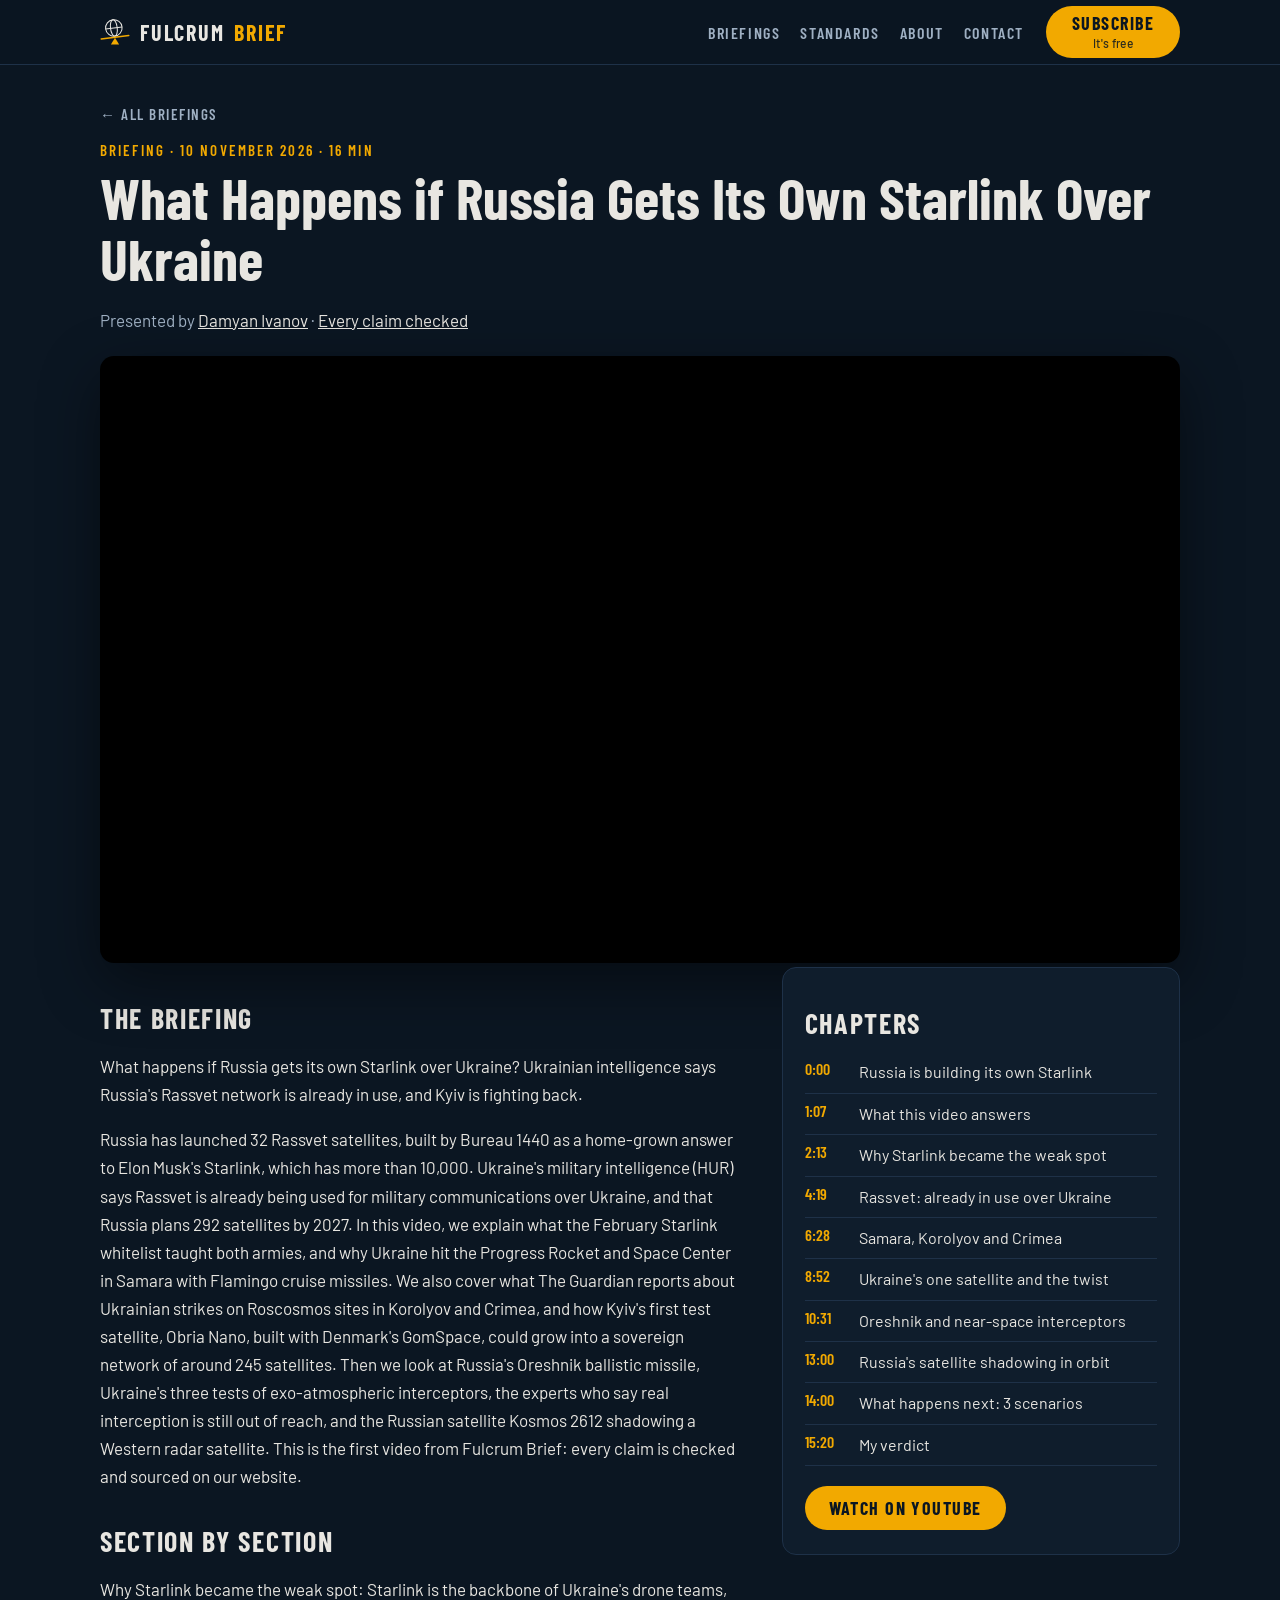
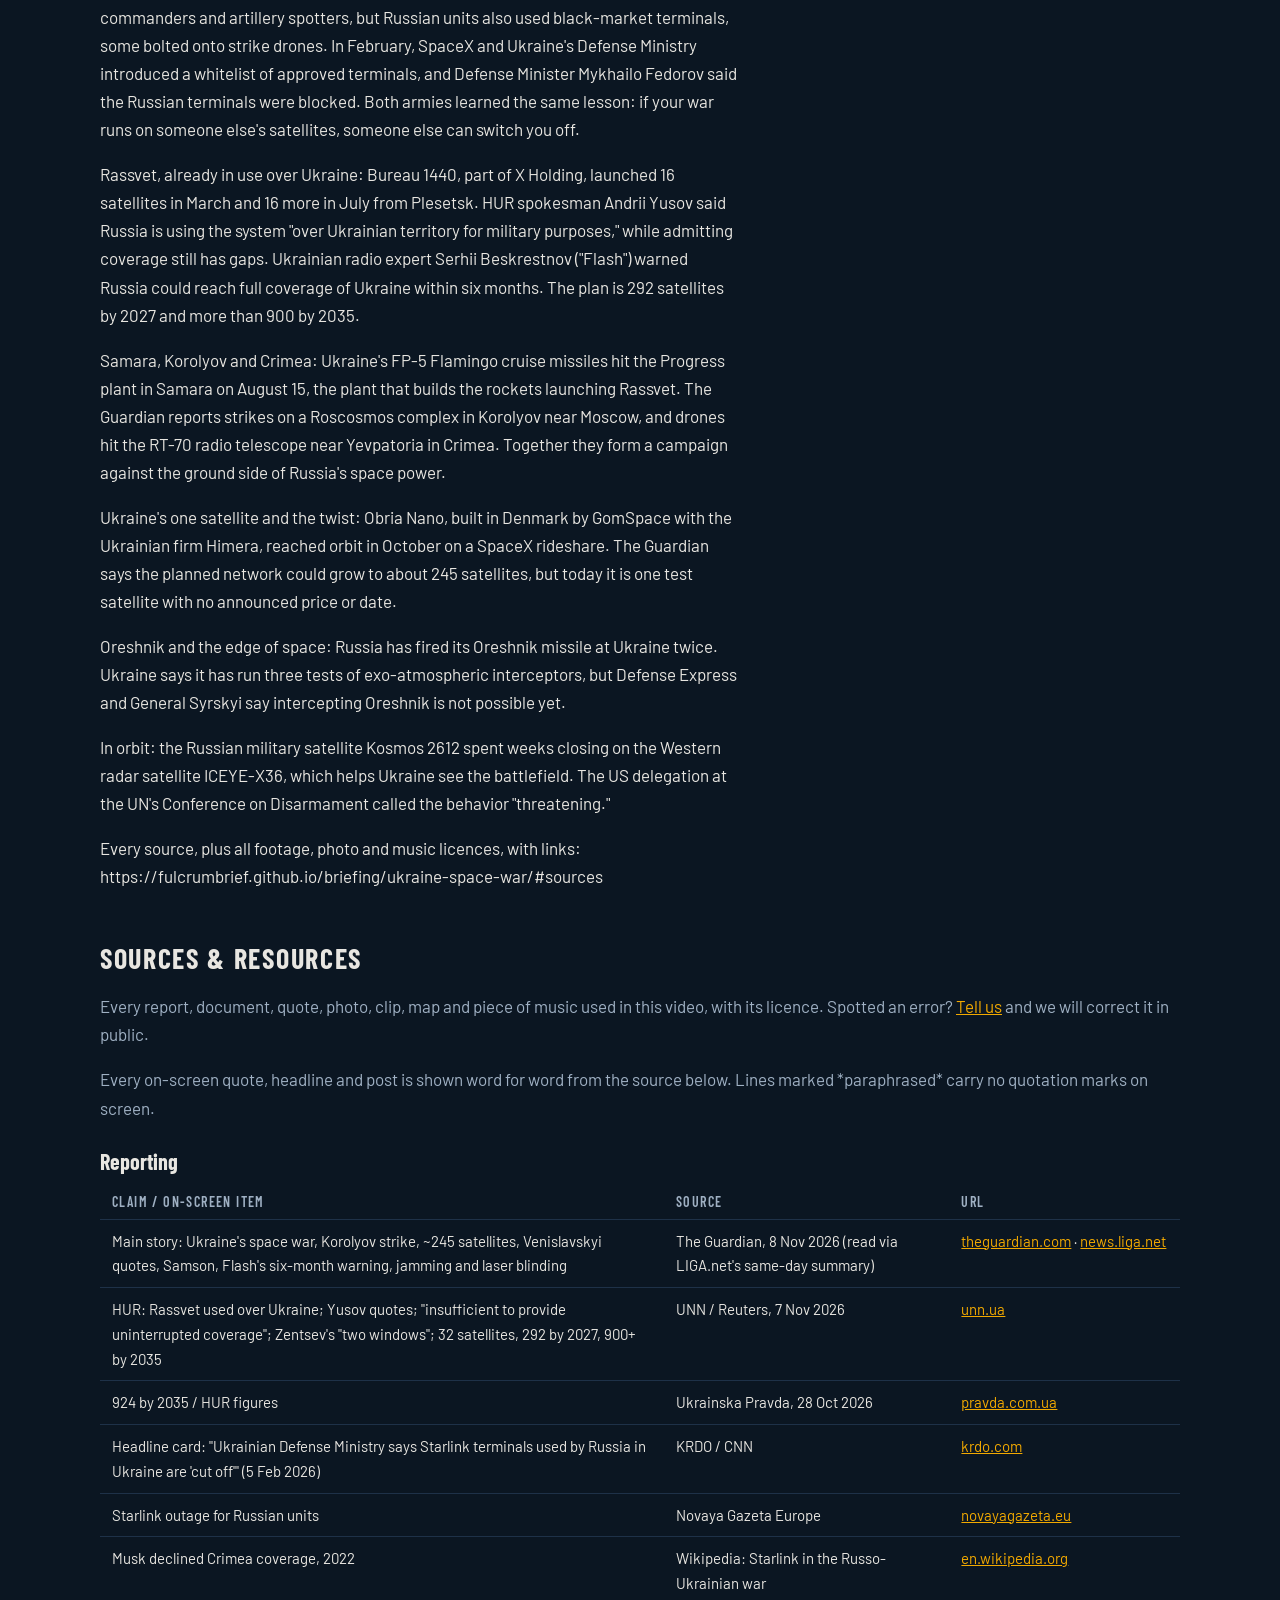
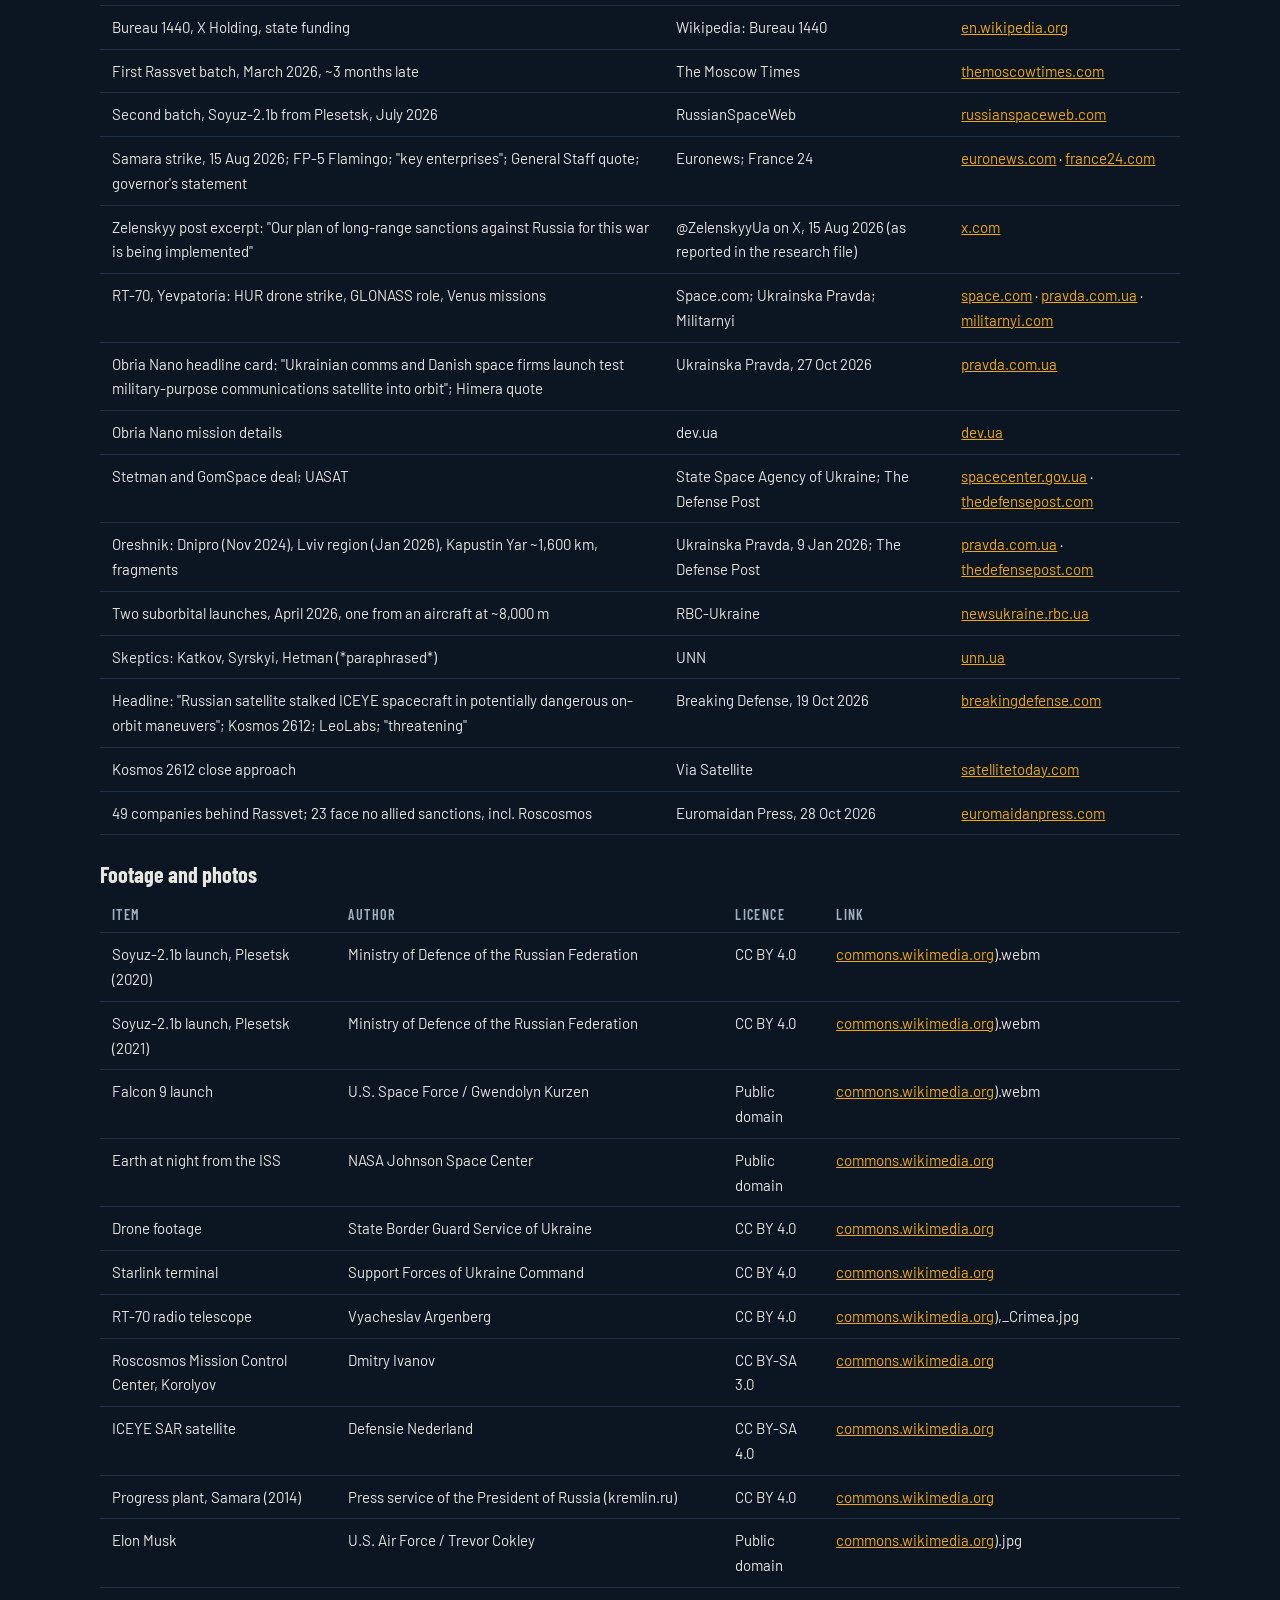
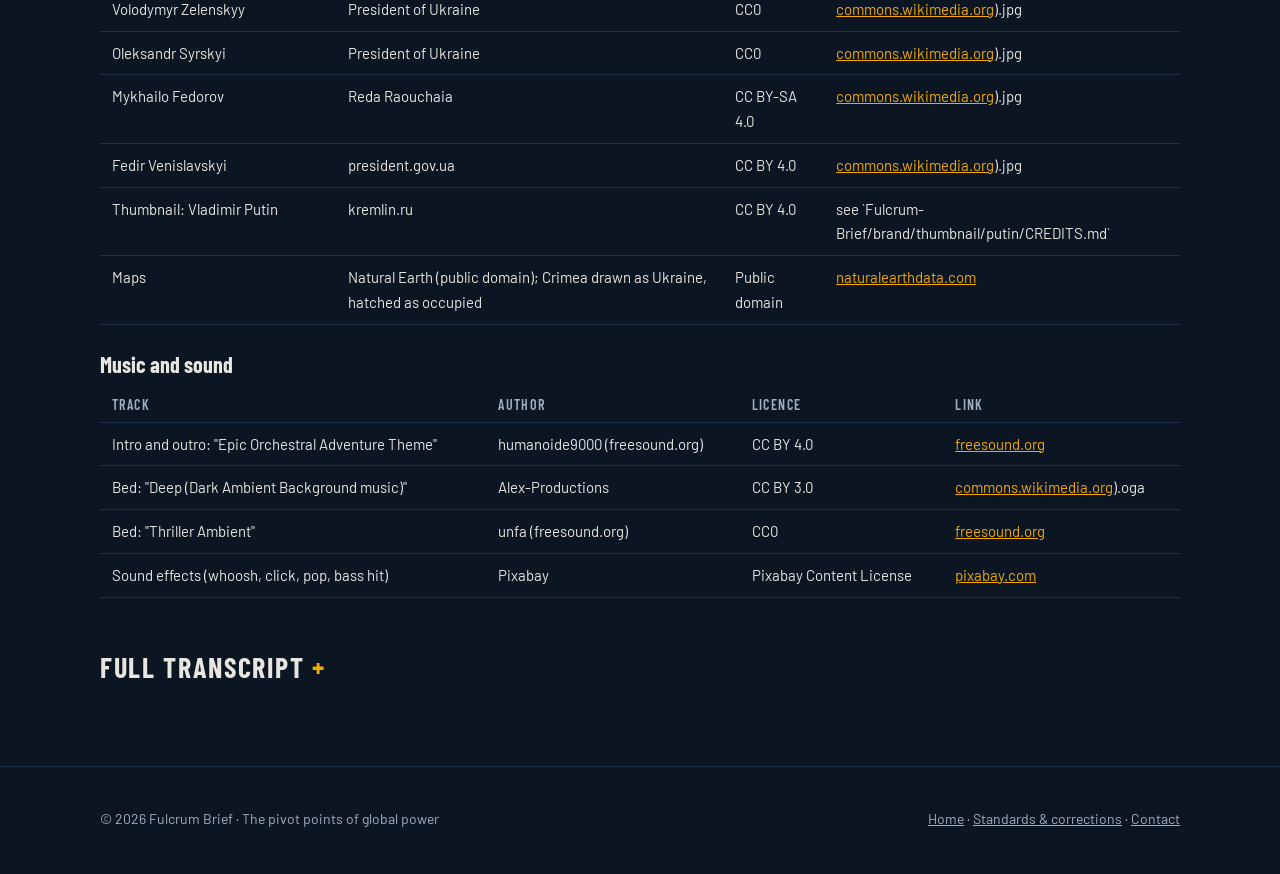
<file: briefing/ukraine-space-war/index.html>
<!doctype html>
<html lang="en">
<head>
<meta charset="utf-8">
<meta name="viewport" content="width=device-width, initial-scale=1">
<title>What Happens if Russia Gets Its Own Starlink Over Ukraine | Fulcrum Brief</title>
<meta name="description" content="What happens if Russia gets its own Starlink over Ukraine? Ukrainian intelligence says Russia&#x27;s Rassvet network is already in use, and Kyiv is fighting back.">
<link rel="canonical" href="https://fulcrumbrief.github.io/briefing/ukraine-space-war/">
<link rel="icon" href="/favicon.svg" type="image/svg+xml">
<link rel="stylesheet" href="/page.css">
<meta property="og:type" content="article">
<meta property="og:site_name" content="Fulcrum Brief">
<meta property="og:title" content="What Happens if Russia Gets Its Own Starlink Over Ukraine | Fulcrum Brief">
<meta property="og:description" content="What happens if Russia gets its own Starlink over Ukraine? Ukrainian intelligence says Russia&#x27;s Rassvet network is already in use, and Kyiv is fighting back.">
<meta property="og:url" content="https://fulcrumbrief.github.io/briefing/ukraine-space-war/">
<meta property="og:image" content="https://i.ytimg.com/vi/pSGrvRmc7LI/maxresdefault.jpg">
<meta name="twitter:card" content="summary_large_image">
<meta name="twitter:site" content="@FulcrumBrief">
<meta name="theme-color" content="#0B1622">
<script type="application/ld+json">{"@context": "https://schema.org", "@graph": [{"@type": "VideoObject", "name": "What Happens if Russia Gets Its Own Starlink Over Ukraine", "description": "What happens if Russia gets its own Starlink over Ukraine? Ukrainian intelligence says Russia's Rassvet network is already in use, and Kyiv is fighting back. Russia has launched 32 Rassvet satellites, built by Bureau 1440 as a home-grown answer to Elon Musk's Starlink, which has more than 10,000. Ukraine's military intelligence (HUR) says Rassvet is already being used for military communications over Ukraine, and that Russia plans 292 satellites by 2027. In this video, we explain what the February Starlink whitelist taught both armies, and why Ukraine hit the Progress Rocket and Space Center in Samara with Flamingo cruise missiles. We also cover what The Guardian reports about Ukrainian strikes on Roscosmos sites in Korolyov and Crimea, and how Kyiv's first test satellite, Obria Nano, built with Denmark's GomSpace, could grow into a sovereign network of around 245 satellites. Then we look at Russia's Oreshnik ballistic missile, Ukraine's three tests of exo-atmospheric interceptors, the experts who say real interception is still out of reach, and the Russian satellite Kosmos 2612 shadowing a Western radar satellite. This is the first video from Fulcrum Brief: every claim is checked and sourced on our website.", "thumbnailUrl": ["https://i.ytimg.com/vi/pSGrvRmc7LI/maxresdefault.jpg"], "uploadDate": "2026-11-10T20:00:00Z", "duration": "PT16M28S", "embedUrl": "https://www.youtube-nocookie.com/embed/pSGrvRmc7LI", "contentUrl": "https://www.youtube.com/watch?v=pSGrvRmc7LI", "publisher": {"@id": "https://fulcrumbrief.github.io/#org"}, "creator": {"@id": "https://fulcrumbrief.github.io/#host"}, "hasPart": [{"@type": "Clip", "name": "Russia is building its own Starlink", "startOffset": 0, "endOffset": 67, "url": "https://www.youtube.com/watch?v=pSGrvRmc7LI&t=0s"}, {"@type": "Clip", "name": "What this video answers", "startOffset": 67, "endOffset": 133, "url": "https://www.youtube.com/watch?v=pSGrvRmc7LI&t=67s"}, {"@type": "Clip", "name": "Why Starlink became the weak spot", "startOffset": 133, "endOffset": 259, "url": "https://www.youtube.com/watch?v=pSGrvRmc7LI&t=133s"}, {"@type": "Clip", "name": "Rassvet: already in use over Ukraine", "startOffset": 259, "endOffset": 388, "url": "https://www.youtube.com/watch?v=pSGrvRmc7LI&t=259s"}, {"@type": "Clip", "name": "Samara, Korolyov and Crimea", "startOffset": 388, "endOffset": 532, "url": "https://www.youtube.com/watch?v=pSGrvRmc7LI&t=388s"}, {"@type": "Clip", "name": "Ukraine's one satellite and the twist", "startOffset": 532, "endOffset": 631, "url": "https://www.youtube.com/watch?v=pSGrvRmc7LI&t=532s"}, {"@type": "Clip", "name": "Oreshnik and near-space interceptors", "startOffset": 631, "endOffset": 780, "url": "https://www.youtube.com/watch?v=pSGrvRmc7LI&t=631s"}, {"@type": "Clip", "name": "Russia's satellite shadowing in orbit", "startOffset": 780, "endOffset": 840, "url": "https://www.youtube.com/watch?v=pSGrvRmc7LI&t=780s"}, {"@type": "Clip", "name": "What happens next: 3 scenarios", "startOffset": 840, "endOffset": 920, "url": "https://www.youtube.com/watch?v=pSGrvRmc7LI&t=840s"}, {"@type": "Clip", "name": "My verdict", "startOffset": 920, "endOffset": 988, "url": "https://www.youtube.com/watch?v=pSGrvRmc7LI&t=920s"}], "transcript": "Russia is building its own Starlink. And according to Ukraine's military intelligence, it's already being used over Ukraine. For a military that runs on drones, that could change how this war is actually fought. Here's the number that matters. Russia's new network has thirty-two satellites. Starlink has more than 10,000 globally around the globe. And Ukraine's own network? Right now, it has only one. But Russia is racing to close that gap. Ukraine has fired cruise missiles at the factory that builds Russia's space rockets. Kyiv says that it has tested weapons meant to hit targets above the atmosphere. And this fall, a Russian military satellite spent weeks shadowing a Western satellite that helps Ukraine see the battlefield. And that leaves just one question. What happens if Russia gets its own Starlink over Ukraine? Is this a race Ukraine can still slow down, or the start of a war that has moved into orbit for good? Welcome to Fulcrum Brief. This is our first video, so here's the deal. Every claim in this video is checked. Every source is in the description. And when something is just one side's word, I'll tell you. No hype. No spin. So here's what we're going to answer today. What is Rassvet, Russia's answer to Starlink, and how close is it? Why is Ukraine hitting Russia's space program? And can Ukraine really fight a missile that flies at the edge of space? Short version. Russia wants a satellite network nobody can switch off. And Ukraine is going after the rockets and ground stations Russia needs to build it. Kyiv is trying to stop depending on Elon Musk's network. And Russia's Oreshnik missile has pushed Ukraine to test interceptors that work above the atmosphere. To put this together, I went through The Guardian's new reporting, Ukrainian intelligence statements, Reuters, satellite trackers and the official claims on both sides. If you want to understand the moves behind the headlines, subscribe. Now, to see why space suddenly matters this much, you have to start with a box about the size of a pizza. That box is a Starlink terminal. Put one on a truck, trench or a drone, and you've got fast internet almost anywhere, beamed down from thousands of satellites in low orbit. For Ukraine, Starlink has been the backbone of the war. Drone teams use it. Commanders use it. Artillery spotters use it. When the ground network gets knocked out, Starlink keeps units talking. Here's the thing. Russia used it too. Starlink isn't allowed in Russia. But Russian units got terminals on the black market, and some ended up bolted onto strike drones. That meant a Russian could be steered in real time, using an American network, to hit Ukrainian targets. In early February this year, that changed. SpaceX and Ukraine's Defense Ministry rolled out a whitelist, a list of approved terminals. If your terminal wasn't verified, stopped working. Ukraine's Defense Minister, Mykhailo Fedorov, said the Russian terminals had been blocked. Ukrainian officials claimed Russian assaults stalled along parts of the front. Moscow didn't comment, and the full scale of that cutoff hasn't been independently confirmed. But look at what that episode taught both sides. Russia learned that if your army runs on someone else's satellites, someone else can switch you off. And Ukraine learned the exact same lesson. During that switchover, some Ukrainian units lost their connection too. Fedir Venislavskyi, who chairs the Ukrainian parliament's subcommittee on security and defense, told The Guardian that disruptions to Starlink put Ukraine's command and control at risk. That's not a small worry. Back in 2022, Musk turned down a Ukrainian request to extend Starlink coverage over Crimea. Ukraine doesn't control the network it fights with. One company does. So both countries came to the same conclusion. Build your own. And Russia got there first. The network is called Rassvet. In Russian, that means \"dawn.\" It's being built by a company called Bureau 1440, 1440, part of a Russian group called X Holding, with state money behind it. The first batch of sixteen satellites went up in March. That was about three months late. A second batch of sixteen launched in July on a Soyuz rocket from the Plesetsk cosmodrome in northern Russia. That's the thirty-two. Compared to Starlink, that's tiny. But here's the part that should get your attention. On November sixth, Ukraine's military intelligence said Russia is already using it. Spokesman Andrii Yusov put it plainly: \"Russia is using the \"Rassvet\" satellite system over Ukrainian territory for military purposes.\" Now, the same agency admits the coverage has gaps. In its words: \"At present, the constellation is insufficient to provide uninterrupted coverage of Ukraine.\" So it's not always on. But it doesn't need to be. Ukrainian security expert Mykola Zentsev wrote: \"In practice, Russia also. already has at least two windows of high-quality satellite communications every day.\" Two windows a day. Think about what that means for a drone campaign. your plan launches around the moment the satellites pass overhead. And Russia isn't planning to stop at thirty-two. Bureau 1440 wants two hundred ninety-two satellites by 2027, and more than nine hundred by 2035. Ukrainian intelligence that says that the goal is two-way data with Russian drones. Recon drones sending video back in real time. Pilots correcting attack drones mid-flight. Signals that are much harder to jam. Yusov warned that, quote, \"In the long term, this could increase the effectiveness of attack and reconnaissance UAVs.\" And Serhii Beskrestnov, a Ukrainian radio expert known as \"Flash,\" warned that Russia could reach full satellite coverage of Ukraine within six months. Six months. That's the clock Ukraine is racing. Which is exactly why a rocket factory deep inside Russia became a target. On August fifteenth, Ukraine hit the Progress Rocket and Space Center in Samara. President Zelenskyy said the weapon was Ukraine's own FP-5 Flamingo cruise missile. He called the plant one of Roscosmos's \"key enterprises.\" Ukraine's General Staff spelled out the reason. It said rockets from that plant \"place Russian military, reconnaissance, and communications spacecraft into orbit.\" I quote. And according to Reuters, this is the plant that builds the rockets launching Rassvet. Ukraine's military reported hits and fire on the grounds. Samara's governor only confirmed that an industrial site was hit. So we don't know how much damage was done. But the message was clear. If you can't shoot down a satellite, you can go after the factory that builds the rockets that carry it. But Samara wasn't the only target. And this is where the pattern gets hard to ignore. According to The Guardian, Ukraine has also attacked Roscosmos facilities including a complex in Korolyov, right outside Moscow. Korolyov is the historic heart of Russia's space industry. We haven't seen independent details on that strike yet, so treat it as The Guardian's reporting. And then there's Crimea. Near the town of Yevpatoria sits a giant dish called the RT-70 radio telescope. In the Soviet days, it talked to probes flying to Venus. It was Ukraine's until Russia seized Crimea in 2014. After that, Ukraine says, Russia turned it into a military communications site that also supported GLONASS, Russia's version of GPS. Last August, drones from a Ukrainian intelligence unit hit that dish. Ukraine says it was badly damaged. How badly is still disputed. Put those together. A rocket plant. A space complex near Moscow. A ground station in Crimea. That's not random. That's a campaign aimed at the ground side of Russia's space power. Because here's what a lot of people miss. Satellites are hard to reach. But every satellite depends on things that sit on the ground. Factories. Launch rockets. Control stations. Those can be hit. But slowing down Russia only buys time. Remember that number from the start? Ukraine's own network has only one satellite. And the story of that one satellite comes with a twist almost nobody is talking about. In October, a small satellite called Obria Nano went into orbit. It was built in Denmark by a company called GomSpace, working with a Ukrainian firm called Himera. It's about the size of a shoebox. And it's controlled by a Ukrainian operator. Here's the twist. It went up on a SpaceX rideshare rocket. Ukraine used Elon Musk's company to launch the first step toward not needing Elon Musk's network. Obria Nano is a test. Himera said the trials \"should provide the practical experience needed for the project's further development.\" I quote. The plan is to build a network that covers all of Ukraine, and to move production of satellites and ground terminals into Ukraine itself. How big could it get? The Guardian says the network could include about two hundred forty-five satellites. Now, honest caveat. That's a plan, not a fleet. Right now there's one test satellite. No price tag has been announced, and no date for it actually works. A separate Ukrainian company, Stetman, signed a deal with GomSpace this spring for a similar network, and exactly how the two projects fit together hasn't been made public. But the direction is clear. Ukraine wants a network no outside company can actually turn off. And Kyiv isn't alone in thinking this way. Space security analyst Victoria Samson told The Guardian that unreliable commercial providers, and the current US administration, are pushing countries to look for other options. So far, we've talked about communications. But there's another threat in space that's a lot scarier. And it's the one forcing Ukraine to try something it has never tried before. It's called Oreshnik. It's a Russian ballistic missile, and it's been fired at Ukraine twice. The first time was near Dnipro in November 2024. The second was this January, at the Lviv region in western Ukraine, close to the border with the European Union. Ukrainian officials said that missile was launched from Kapustin Yar in southern Russia, about sixteen hundred kilometers away. Russia called it retaliation and claimed it hit an aircraft repair plant. Ukraine's security service published photos of the fragments. What makes Oreshnik so hard to stop is how it flies. It climbs high above the atmosphere, then releases several warheads that come down separately. Once they split, you're not chasing one target anymore. You're chasing many, falling fast. So Ukraine is looking at a different idea. Hit the missile before it splits. And that means going into near space to get it. Venislavskyi confirmed to The Guardian that Ukraine has carried out three tests of what are called exo-atmospheric systems. That just means weapons built to hit targets outside the atmosphere. His words: \"This is a priority.\" And: \"We have already demonstrated launches of exo-atmospheric systems and are working to determine whether we can establish their production.\" His argument is simple. It's easier to hit one rocket above a hundred kilometers than to stop six maneuvering warheads on the way down. Back in April, Ukrainian reports described two suborbital launches by military intelligence, one of them fired from an aircraft at about eight thousand meters. Now, I have to be straight with you here, because this is where the hype usually starts. Testing a launch is not the same as shooting down an Oreshnik. Oleh Katkov, editor of the Ukrainian defense outlet Defense Express, says Ukraine can't intercept this missile now, or in the foreseeable future. Ukraine's own top commander, General Syrskyi, has said the country doesn't have that ability yet. Another expert pointed out that an interceptor reaching that height needs something close to a space rocket. And even Venislavskyi says they're still figuring out whether they can produce these at all. Money is a problem. So this is isn't a missile shield. It's a first step. But it tells how far up this war has climbed. And Russia is moving in orbit too. This fall, a Russian military satellite called Kosmos 2612 spent weeks steering toward a Western radar satellite called ICEYE-X36. That satellite is run by the US arm of a Finnish company, and its images help Ukraine see the battlefield. And it's not the first time. Kosmos 2612 is one of six Russian military satellites launched in April. Back in May, four of them moved close to another ICEYE satellite. Tracking firm LeoLabs saw the Russian craft close in during mid-October, then drift away. Nobody has shown that it jammed or touched anything. But the US delegation at the UN's Conference on Disarmament called the behavior \"threatening.\" And according to The Guardian, Russia also uses jamming and laser blinding against foreign satellites. So let's go back to the question from the start. What happens if Russia gets its own Starlink over Ukraine? Here's my analysis. Three ways this could really go. Scenario one. Russia gets Rassvet up faster than expected. If Flash's six-month warning is right, Russian drones could soon have steady, hard-to-jam satellite links over Ukraine. That would make the drone war a lot more dangerous for Ukrainian troops in the future. and cities. Scenario two. Ukraine's strikes slow Russia down. Every rocket that doesn't get built is a launch that doesn't happen. Rassvet already started months behind schedule. Ukraine is betting that hitting factories buys time. And Kyiv is also pushing allies to sanction the companies behind Rassvet. Ukrainian intelligence named forty-nine of them in October. And according to Euromaidan Press, twenty-three of those companies face no sanctions at all from Ukraine's allies. One of them is Roscosmos itself. That's a gap Kyiv is asking Washington and Europe to close. Scenario three. Space becomes a permanent front. Both sides keep building, both keep attacking each other's ground stations, and Europe gets pulled in deeper, because Ukraine's new network is being built with Danish hardware and European partners. Honestly? I think the most likely outcome is a mix of two and three. Here's my take. For a long time now, people have called this a drone war. And it is. But drones need links. Links need satellites. And satellites need rockets ground stations. Ukraine figured out that the fastest way to weaken Russian drones might be to hit a factory far from the front. That's the pivot point. Control space is now part of control of the battlefield. And the side that can't be switched off has the edge. That's what Fulcrum Brief is here for. The moves that decide the fighting, checked and explained, without the hype. If that's the kind of breakdown you want, subscribe, because this is the first of many. And tell me in the comments. Can Ukraine slow Rassvet down, or is Russia's Starlink already too far along to stop?", "inLanguage": "en"}, {"@type": "Person", "@id": "https://fulcrumbrief.github.io/#host", "name": "Damyan Ivanov", "jobTitle": "Host", "worksFor": {"@id": "https://fulcrumbrief.github.io/#org"}, "sameAs": ["https://www.quora.com/profile/Damyan-Ivanov-2"]}, {"@type": "NewsMediaOrganization", "@id": "https://fulcrumbrief.github.io/#org", "name": "Fulcrum Brief", "url": "https://fulcrumbrief.github.io", "logo": "https://fulcrumbrief.github.io/logo.png", "correctionsPolicy": "https://fulcrumbrief.github.io/standards/#corrections", "verificationFactCheckingPolicy": "https://fulcrumbrief.github.io/standards/", "ethicsPolicy": "https://fulcrumbrief.github.io/standards/"}, {"@type": "BreadcrumbList", "itemListElement": [{"@type": "ListItem", "position": 1, "name": "Fulcrum Brief", "item": "https://fulcrumbrief.github.io/"}, {"@type": "ListItem", "position": 2, "name": "What Happens if Russia Gets Its Own Starlink Over Ukraine"}]}]}</script>
</head>
<body>
<nav><div class="wrap">
  <a class="brand" href="/"><img src="/favicon.svg" alt="">Fulcrum <b>Brief</b></a>
  <div class="links"><a href="/#briefings">Briefings</a><a href="/standards/">Standards</a><a href="/#about">About</a><a href="/#contact">Contact</a></div>
  <a class="btn sub" href="https://www.youtube.com/@FulcrumBrief?sub_confirmation=1" target="_blank" rel="noopener">Subscribe<small>It's free</small></a>
</div></nav>
<main class="wrap page">
<article>
  <a class="back" href="/#briefings">← All briefings</a>
  <span class="kicker">Briefing · 10 November 2026 · 16 min</span>
  <h1>What Happens if Russia Gets Its Own Starlink Over Ukraine</h1>
  <p class="byline">Presented by <a href="/#about">Damyan Ivanov</a> · <a href="/standards/">Every claim checked</a></p>
  <div class="player"><iframe src="https://www.youtube-nocookie.com/embed/pSGrvRmc7LI" title="What Happens if Russia Gets Its Own Starlink Over Ukraine" loading="lazy" allowfullscreen
    allow="accelerometer; clipboard-write; encrypted-media; gyroscope; picture-in-picture; web-share"></iframe></div>
  <div class="cols">
    <div>
      <h2>The briefing</h2>
      <p>What happens if Russia gets its own Starlink over Ukraine? Ukrainian intelligence says Russia&#x27;s Rassvet network is already in use, and Kyiv is fighting back.</p><p>Russia has launched 32 Rassvet satellites, built by Bureau 1440 as a home-grown answer to Elon Musk&#x27;s Starlink, which has more than 10,000. Ukraine&#x27;s military intelligence (HUR) says Rassvet is already being used for military communications over Ukraine, and that Russia plans 292 satellites by 2027. In this video, we explain what the February Starlink whitelist taught both armies, and why Ukraine hit the Progress Rocket and Space Center in Samara with Flamingo cruise missiles. We also cover what The Guardian reports about Ukrainian strikes on Roscosmos sites in Korolyov and Crimea, and how Kyiv&#x27;s first test satellite, Obria Nano, built with Denmark&#x27;s GomSpace, could grow into a sovereign network of around 245 satellites. Then we look at Russia&#x27;s Oreshnik ballistic missile, Ukraine&#x27;s three tests of exo-atmospheric interceptors, the experts who say real interception is still out of reach, and the Russian satellite Kosmos 2612 shadowing a Western radar satellite. This is the first video from Fulcrum Brief: every claim is checked and sourced on our website.</p>
      <h2>Section by section</h2><p>Why Starlink became the weak spot: Starlink is the backbone of Ukraine&#x27;s drone teams, commanders and artillery spotters, but Russian units also used black-market terminals, some bolted onto strike drones. In February, SpaceX and Ukraine&#x27;s Defense Ministry introduced a whitelist of approved terminals, and Defense Minister Mykhailo Fedorov said the Russian terminals were blocked. Both armies learned the same lesson: if your war runs on someone else&#x27;s satellites, someone else can switch you off.</p><p>Rassvet, already in use over Ukraine: Bureau 1440, part of X Holding, launched 16 satellites in March and 16 more in July from Plesetsk. HUR spokesman Andrii Yusov said Russia is using the system &quot;over Ukrainian territory for military purposes,&quot; while admitting coverage still has gaps. Ukrainian radio expert Serhii Beskrestnov (&quot;Flash&quot;) warned Russia could reach full coverage of Ukraine within six months. The plan is 292 satellites by 2027 and more than 900 by 2035.</p><p>Samara, Korolyov and Crimea: Ukraine&#x27;s FP-5 Flamingo cruise missiles hit the Progress plant in Samara on August 15, the plant that builds the rockets launching Rassvet. The Guardian reports strikes on a Roscosmos complex in Korolyov near Moscow, and drones hit the RT-70 radio telescope near Yevpatoria in Crimea. Together they form a campaign against the ground side of Russia&#x27;s space power.</p><p>Ukraine&#x27;s one satellite and the twist: Obria Nano, built in Denmark by GomSpace with the Ukrainian firm Himera, reached orbit in October on a SpaceX rideshare. The Guardian says the planned network could grow to about 245 satellites, but today it is one test satellite with no announced price or date.</p><p>Oreshnik and the edge of space: Russia has fired its Oreshnik missile at Ukraine twice. Ukraine says it has run three tests of exo-atmospheric interceptors, but Defense Express and General Syrskyi say intercepting Oreshnik is not possible yet.</p><p>In orbit: the Russian military satellite Kosmos 2612 spent weeks closing on the Western radar satellite ICEYE-X36, which helps Ukraine see the battlefield. The US delegation at the UN&#x27;s Conference on Disarmament called the behavior &quot;threatening.&quot;</p><p>Every source, plus all footage, photo and music licences, with links: https://fulcrumbrief.github.io/briefing/ukraine-space-war/#sources</p>
    </div>
    <aside>
      <h2>Chapters</h2>
      <ol class="chap"><li><a href="https://www.youtube.com/watch?v=pSGrvRmc7LI&amp;t=0s" target="_blank" rel="noopener"><span>0:00</span>Russia is building its own Starlink</a></li><li><a href="https://www.youtube.com/watch?v=pSGrvRmc7LI&amp;t=67s" target="_blank" rel="noopener"><span>1:07</span>What this video answers</a></li><li><a href="https://www.youtube.com/watch?v=pSGrvRmc7LI&amp;t=133s" target="_blank" rel="noopener"><span>2:13</span>Why Starlink became the weak spot</a></li><li><a href="https://www.youtube.com/watch?v=pSGrvRmc7LI&amp;t=259s" target="_blank" rel="noopener"><span>4:19</span>Rassvet: already in use over Ukraine</a></li><li><a href="https://www.youtube.com/watch?v=pSGrvRmc7LI&amp;t=388s" target="_blank" rel="noopener"><span>6:28</span>Samara, Korolyov and Crimea</a></li><li><a href="https://www.youtube.com/watch?v=pSGrvRmc7LI&amp;t=532s" target="_blank" rel="noopener"><span>8:52</span>Ukraine&#x27;s one satellite and the twist</a></li><li><a href="https://www.youtube.com/watch?v=pSGrvRmc7LI&amp;t=631s" target="_blank" rel="noopener"><span>10:31</span>Oreshnik and near-space interceptors</a></li><li><a href="https://www.youtube.com/watch?v=pSGrvRmc7LI&amp;t=780s" target="_blank" rel="noopener"><span>13:00</span>Russia&#x27;s satellite shadowing in orbit</a></li><li><a href="https://www.youtube.com/watch?v=pSGrvRmc7LI&amp;t=840s" target="_blank" rel="noopener"><span>14:00</span>What happens next: 3 scenarios</a></li><li><a href="https://www.youtube.com/watch?v=pSGrvRmc7LI&amp;t=920s" target="_blank" rel="noopener"><span>15:20</span>My verdict</a></li></ol>
      <a class="btn" href="https://www.youtube.com/watch?v=pSGrvRmc7LI" target="_blank" rel="noopener">Watch on YouTube</a>
    </aside>
  </div>
  <section id="sources"><h2>Sources &amp; resources</h2>
    <p class="muted">Every report, document, quote, photo, clip, map and piece of music used in this video, with its licence. Spotted an error? <a href="/standards/#corrections">Tell us</a> and we will correct it in public.</p>
    <p class="muted">Every on-screen quote, headline and post is shown word for word from the source below. Lines marked *paraphrased* carry no quotation marks on screen.</p>
<h3>Reporting</h3>
<div class="tbl"><table><thead><tr><th>Claim / on-screen item</th><th>Source</th><th>URL</th></tr></thead><tbody><tr><td>Main story: Ukraine&#x27;s space war, Korolyov strike, ~245 satellites, Venislavskyi quotes, Samson, Flash&#x27;s six-month warning, jamming and laser blinding</td><td>The Guardian, 8 Nov 2026 (read via LIGA.net&#x27;s same-day summary)</td><td><a href="https://www.theguardian.com/science/ng-interactive/2026/nov/08/ukraine-space-critical-war-starlink" target="_blank" rel="noopener nofollow">theguardian.com</a> · <a href="https://news.liga.net/en/war/news/ukraine-has-conducted-three-tests-of-space-based-target-interception-systems-the-guardian" target="_blank" rel="noopener nofollow">news.liga.net</a></td></tr><tr><td>HUR: Rassvet used over Ukraine; Yusov quotes; &quot;insufficient to provide uninterrupted coverage&quot;; Zentsev&#x27;s &quot;two windows&quot;; 32 satellites, 292 by 2027, 900+ by 2035</td><td>UNN / Reuters, 7 Nov 2026</td><td><a href="https://unn.ua/en/news/russia-is-using-its-starlink-equivalent-rassvet-over-ukraine-hur" target="_blank" rel="noopener nofollow">unn.ua</a></td></tr><tr><td>924 by 2035 / HUR figures</td><td>Ukrainska Pravda, 28 Oct 2026</td><td><a href="https://www.pravda.com.ua/eng/news/2026/10/28/8060036/" target="_blank" rel="noopener nofollow">pravda.com.ua</a></td></tr><tr><td>Headline card: &quot;Ukrainian Defense Ministry says Starlink terminals used by Russia in Ukraine are &#x27;cut off&#x27;&quot; (5 Feb 2026)</td><td>KRDO / CNN</td><td><a href="https://krdo.com/news/2026/02/05/ukrainian-defense-ministry-says-starlink-terminals-used-by-russia-in-ukraine-have-been-cut-off/" target="_blank" rel="noopener nofollow">krdo.com</a></td></tr><tr><td>Starlink outage for Russian units</td><td>Novaya Gazeta Europe</td><td><a href="https://novayagazeta.eu/en/articles/2026/02/05/starlink-outage-leaves-russian-military-without-satellite-internet-access-within-ukraines-borders-en-news" target="_blank" rel="noopener nofollow">novayagazeta.eu</a></td></tr><tr><td>Musk declined Crimea coverage, 2022</td><td>Wikipedia: Starlink in the Russo-Ukrainian war</td><td><a href="https://en.wikipedia.org/wiki/Starlink_in_the_Russo-Ukrainian_war" target="_blank" rel="noopener nofollow">en.wikipedia.org</a></td></tr><tr><td>Bureau 1440, X Holding, state funding</td><td>Wikipedia: Bureau 1440</td><td><a href="https://en.wikipedia.org/wiki/Bureau_1440" target="_blank" rel="noopener nofollow">en.wikipedia.org</a></td></tr><tr><td>First Rassvet batch, March 2026, ~3 months late</td><td>The Moscow Times</td><td><a href="https://www.themoscowtimes.com/2026/03/24/russian-aerospace-company-launches-first-batch-of-starlink-rival-satellites-a92318/pdf" target="_blank" rel="noopener nofollow">themoscowtimes.com</a></td></tr><tr><td>Second batch, Soyuz-2.1b from Plesetsk, July 2026</td><td>RussianSpaceWeb</td><td><a href="https://russianspaceweb.com/buro1440-2026-0719.html" target="_blank" rel="noopener nofollow">russianspaceweb.com</a></td></tr><tr><td>Samara strike, 15 Aug 2026; FP-5 Flamingo; &quot;key enterprises&quot;; General Staff quote; governor&#x27;s statement</td><td>Euronews; France 24</td><td><a href="https://www.euronews.com/my-europe/2026/08/15/ukraine-says-it-has-struck-russian-rocket-and-space-centre" target="_blank" rel="noopener nofollow">euronews.com</a> · <a href="https://www.france24.com/en/europe/20260815-ukraine-attacks-russian-air-base-and-rocket-plant-in-samara-region" target="_blank" rel="noopener nofollow">france24.com</a></td></tr><tr><td>Zelenskyy post excerpt: &quot;Our plan of long-range sanctions against Russia for this war is being implemented&quot;</td><td>@ZelenskyyUa on X, 15 Aug 2026 (as reported in the research file)</td><td><a href="https://x.com/ZelenskyyUa" target="_blank" rel="noopener nofollow">x.com</a></td></tr><tr><td>RT-70, Yevpatoria: HUR drone strike, GLONASS role, Venus missions</td><td>Space.com; Ukrainska Pravda; Militarnyi</td><td><a href="https://space.com/astronomy/drone-destroyes-rt-70-radio-telescope-crimea" target="_blank" rel="noopener nofollow">space.com</a> · <a href="https://www.pravda.com.ua/eng/news/2025/08/31/7528671" target="_blank" rel="noopener nofollow">pravda.com.ua</a> · <a href="https://militarnyi.com/en/news/ukrainian-ghosts-unit-destroys-russia-s-rt-70-space-comms-hub-for-glonass-in-crimea/" target="_blank" rel="noopener nofollow">militarnyi.com</a></td></tr><tr><td>Obria Nano headline card: &quot;Ukrainian comms and Danish space firms launch test military-purpose communications satellite into orbit&quot;; Himera quote</td><td>Ukrainska Pravda, 27 Oct 2026</td><td><a href="https://www.pravda.com.ua/eng/news/2026/10/27/8059951/" target="_blank" rel="noopener nofollow">pravda.com.ua</a></td></tr><tr><td>Obria Nano mission details</td><td>dev.ua</td><td><a href="https://dev.ua/en/news/himera-revealed-details-of-the-obria-nano-mission-what-is-known-about-the-satellite-funding-and-plans-for-its-own-constellation" target="_blank" rel="noopener nofollow">dev.ua</a></td></tr><tr><td>Stetman and GomSpace deal; UASAT</td><td>State Space Agency of Ukraine; The Defense Post</td><td><a href="https://spacecenter.gov.ua/novyny/ukraїnska-kompaniya-stetman-ta-danskij-virobnik-suputnikiv-gomspace-uklali-ugodu-pro-spivpracyu.html?lang=en" target="_blank" rel="noopener nofollow">spacecenter.gov.ua</a> · <a href="https://thedefensepost.com/2026/10/30/ukraine-satellite-starlink-alternatives/" target="_blank" rel="noopener nofollow">thedefensepost.com</a></td></tr><tr><td>Oreshnik: Dnipro (Nov 2024), Lviv region (Jan 2026), Kapustin Yar ~1,600 km, fragments</td><td>Ukrainska Pravda, 9 Jan 2026; The Defense Post</td><td><a href="https://www.pravda.com.ua/eng/news/2026/01/09/8015303" target="_blank" rel="noopener nofollow">pravda.com.ua</a> · <a href="https://thedefensepost.com/2026/01/09/kyiv-oreshnik-russia-missile-fragments/amp/" target="_blank" rel="noopener nofollow">thedefensepost.com</a></td></tr><tr><td>Two suborbital launches, April 2026, one from an aircraft at ~8,000 m</td><td>RBC-Ukraine</td><td><a href="https://newsukraine.rbc.ua/news/why-ukraine-is-considering-space-forces-and-1776061665.html" target="_blank" rel="noopener nofollow">newsukraine.rbc.ua</a></td></tr><tr><td>Skeptics: Katkov, Syrskyi, Hetman (*paraphrased*)</td><td>UNN</td><td><a href="https://unn.ua/en/news/expert-assessed-the-possibility-of-intercepting-the-oreshnik-missile-in-space" target="_blank" rel="noopener nofollow">unn.ua</a></td></tr><tr><td>Headline: &quot;Russian satellite stalked ICEYE spacecraft in potentially dangerous on-orbit maneuvers&quot;; Kosmos 2612; LeoLabs; &quot;threatening&quot;</td><td>Breaking Defense, 19 Oct 2026</td><td><a href="https://breakingdefense.com/2026/10/russian-satellite-stalked-iceye-spacecraft-in-potentially-dangerous-on-orbit-maneuvers/" target="_blank" rel="noopener nofollow">breakingdefense.com</a></td></tr><tr><td>Kosmos 2612 close approach</td><td>Via Satellite</td><td><a href="https://www.satellitetoday.com/government-military/2026/10/19/russian-satellite-maneuvered-within-extreme-proximity-of-iceye-satellite-leolabs-reports/" target="_blank" rel="noopener nofollow">satellitetoday.com</a></td></tr><tr><td>49 companies behind Rassvet; 23 face no allied sanctions, incl. Roscosmos</td><td>Euromaidan Press, 28 Oct 2026</td><td><a href="https://euromaidanpress.com/2026/10/28/russia-is-building-starlink-no-foreign-company-can-switch-off-ukraine-names-49-firms-behind-it-and-23-face-no-sanctions-from-kyivs-allies-at-all/" target="_blank" rel="noopener nofollow">euromaidanpress.com</a></td></tr></tbody></table></div>
<h3>Footage and photos</h3>
<div class="tbl"><table><thead><tr><th>Item</th><th>Author</th><th>Licence</th><th>Link</th></tr></thead><tbody><tr><td>Soyuz-2.1b launch, Plesetsk (2020)</td><td>Ministry of Defence of the Russian Federation</td><td>CC BY 4.0</td><td><a href="https://commons.wikimedia.org/wiki/File:Soyuz-2.1b_launch_from_the_Plesetsk_cosmodrome_(16-03-2020" target="_blank" rel="noopener nofollow">commons.wikimedia.org</a>).webm</td></tr><tr><td>Soyuz-2.1b launch, Plesetsk (2021)</td><td>Ministry of Defence of the Russian Federation</td><td>CC BY 4.0</td><td><a href="https://commons.wikimedia.org/wiki/File:Launch_of_the_Soyuz-2.1b_launch_vehicle_at_the_Plesetsk_cosmodrome_(25-11-2021" target="_blank" rel="noopener nofollow">commons.wikimedia.org</a>).webm</td></tr><tr><td>Falcon 9 launch</td><td>U.S. Space Force / Gwendolyn Kurzen</td><td>Public domain</td><td><a href="https://commons.wikimedia.org/wiki/File:Falcon_9_-_Starlink_10-31_Launch_(1007898" target="_blank" rel="noopener nofollow">commons.wikimedia.org</a>).webm</td></tr><tr><td>Earth at night from the ISS</td><td>NASA Johnson Space Center</td><td>Public domain</td><td><a href="https://commons.wikimedia.org/wiki/File:ISS075-E-134111-137011-20260918-Night_-_2026-09-18_ISS075_2901_Night.webm" target="_blank" rel="noopener nofollow">commons.wikimedia.org</a></td></tr><tr><td>Drone footage</td><td>State Border Guard Service of Ukraine</td><td>CC BY 4.0</td><td><a href="https://commons.wikimedia.org/wiki/File:1036225997499834-Дрони,_які_знищують…_дрони.webm" target="_blank" rel="noopener nofollow">commons.wikimedia.org</a></td></tr><tr><td>Starlink terminal</td><td>Support Forces of Ukraine Command</td><td>CC BY 4.0</td><td><a href="https://commons.wikimedia.org/wiki/File:UA_Support_Forces_Starlink_01.jpg" target="_blank" rel="noopener nofollow">commons.wikimedia.org</a></td></tr><tr><td>RT-70 radio telescope</td><td>Vyacheslav Argenberg</td><td>CC BY 4.0</td><td><a href="https://commons.wikimedia.org/wiki/File:Vitino,_Evpatoria_RT-70_radio_telescope_(planetary_radar,_space_exploration_radar" target="_blank" rel="noopener nofollow">commons.wikimedia.org</a>),_Crimea.jpg</td></tr><tr><td>Roscosmos Mission Control Center, Korolyov</td><td>Dmitry Ivanov</td><td>CC BY-SA 3.0</td><td><a href="https://commons.wikimedia.org/wiki/File:Roscosmos_Mission_Control_Center.jpg" target="_blank" rel="noopener nofollow">commons.wikimedia.org</a></td></tr><tr><td>ICEYE SAR satellite</td><td>Defensie Nederland</td><td>CC BY-SA 4.0</td><td><a href="https://commons.wikimedia.org/wiki/File:ICEYE_SAR_satellite_Netherlands_2.jpg" target="_blank" rel="noopener nofollow">commons.wikimedia.org</a></td></tr><tr><td>Progress plant, Samara (2014)</td><td>Press service of the President of Russia (kremlin.ru)</td><td>CC BY 4.0</td><td><a href="https://commons.wikimedia.org/wiki/File:Vladimir_Putin_in_Samara_Oblast,_2014_05.jpeg" target="_blank" rel="noopener nofollow">commons.wikimedia.org</a></td></tr><tr><td>Elon Musk</td><td>U.S. Air Force / Trevor Cokley</td><td>Public domain</td><td><a href="https://commons.wikimedia.org/wiki/File:Elon_Musk_Colorado_2022_(cropped2" target="_blank" rel="noopener nofollow">commons.wikimedia.org</a>).jpg</td></tr><tr><td>Volodymyr Zelenskyy</td><td>President of Ukraine</td><td>CC0</td><td><a href="https://commons.wikimedia.org/wiki/File:2025_Volodymyr_Zelenskyy_(cropped" target="_blank" rel="noopener nofollow">commons.wikimedia.org</a>).jpg</td></tr><tr><td>Oleksandr Syrskyi</td><td>President of Ukraine</td><td>CC0</td><td><a href="https://commons.wikimedia.org/wiki/File:Oleksandr_Syrskyi_2024_(cropped" target="_blank" rel="noopener nofollow">commons.wikimedia.org</a>).jpg</td></tr><tr><td>Mykhailo Fedorov</td><td>Reda Raouchaia</td><td>CC BY-SA 4.0</td><td><a href="https://commons.wikimedia.org/wiki/File:Mykhailo_Fedorov_(portrait" target="_blank" rel="noopener nofollow">commons.wikimedia.org</a>).jpg</td></tr><tr><td>Fedir Venislavskyi</td><td>president.gov.ua</td><td>CC BY 4.0</td><td><a href="https://commons.wikimedia.org/wiki/File:Веніславський_Федір,_2019_(cropped" target="_blank" rel="noopener nofollow">commons.wikimedia.org</a>).jpg</td></tr><tr><td>Thumbnail: Vladimir Putin</td><td>kremlin.ru</td><td>CC BY 4.0</td><td>see `Fulcrum-Brief/brand/thumbnail/putin/CREDITS.md`</td></tr><tr><td>Maps</td><td>Natural Earth (public domain); Crimea drawn as Ukraine, hatched as occupied</td><td>Public domain</td><td><a href="https://www.naturalearthdata.com" target="_blank" rel="noopener nofollow">naturalearthdata.com</a></td></tr></tbody></table></div>
<h3>Music and sound</h3>
<div class="tbl"><table><thead><tr><th>Track</th><th>Author</th><th>Licence</th><th>Link</th></tr></thead><tbody><tr><td>Intro and outro: &quot;Epic Orchestral Adventure Theme&quot;</td><td>humanoide9000 (freesound.org)</td><td>CC BY 4.0</td><td><a href="https://freesound.org/people/humanoide9000/" target="_blank" rel="noopener nofollow">freesound.org</a></td></tr><tr><td>Bed: &quot;Deep (Dark Ambient Background music)&quot;</td><td>Alex-Productions</td><td>CC BY 3.0</td><td><a href="https://commons.wikimedia.org/wiki/File:Alex-Productions_-_Deep_(Dark_Ambient_Background_music" target="_blank" rel="noopener nofollow">commons.wikimedia.org</a>).oga</td></tr><tr><td>Bed: &quot;Thriller Ambient&quot;</td><td>unfa (freesound.org)</td><td>CC0</td><td><a href="https://freesound.org/people/unfa/sounds/157133" target="_blank" rel="noopener nofollow">freesound.org</a></td></tr><tr><td>Sound effects (whoosh, click, pop, bass hit)</td><td>Pixabay</td><td>Pixabay Content License</td><td><a href="https://pixabay.com/sound-effects/" target="_blank" rel="noopener nofollow">pixabay.com</a></td></tr></tbody></table></div></section>
  <section id="transcript"><details><summary><h2>Full transcript</h2></summary><h3><a href="https://www.youtube.com/watch?v=pSGrvRmc7LI&amp;t=0s" target="_blank" rel="noopener">0:00</a> Russia is building its own Starlink</h3>
<p>Russia is building its own Starlink. And according to Ukraine&#x27;s military intelligence, it&#x27;s already being used over Ukraine. For a military that runs on drones, that could change how this war is actually fought. Here&#x27;s the number that matters.</p>
<p>Russia&#x27;s new network has thirty-two satellites. Starlink has more than 10,000 globally around the globe. And Ukraine&#x27;s own network? Right now, it has only one.</p>
<p>But Russia is racing to close that gap. Ukraine has fired cruise missiles at the factory that builds Russia&#x27;s space rockets. Kyiv says that it has tested weapons meant to hit targets above the atmosphere. And this fall, a Russian military satellite spent weeks shadowing a Western satellite that helps Ukraine see the battlefield.</p>
<p>And that leaves just one question. What happens if Russia gets its own Starlink over Ukraine? Is this a race Ukraine can still slow down, or the start of a war that has moved into orbit for good?</p>
<h3><a href="https://www.youtube.com/watch?v=pSGrvRmc7LI&amp;t=67s" target="_blank" rel="noopener">1:07</a> What this video answers</h3>
<p>Welcome to Fulcrum Brief. This is our first video, so here&#x27;s the deal. Every claim in this video is checked. Every source is in the description.</p>
<p>And when something is just one side&#x27;s word, I&#x27;ll tell you. No hype. No spin. So here&#x27;s what we&#x27;re going to answer today.</p>
<p>What is Rassvet, Russia&#x27;s answer to Starlink, and how close is it? Why is Ukraine hitting Russia&#x27;s space program? And can Ukraine really fight a missile that flies at the edge of space? Short version.</p>
<p>Russia wants a satellite network nobody can switch off. And Ukraine is going after the rockets and ground stations Russia needs to build it. Kyiv is trying to stop depending on Elon Musk&#x27;s network. And Russia&#x27;s Oreshnik missile has pushed Ukraine to test interceptors that work above the atmosphere.</p>
<p>To put this together, I went through The Guardian&#x27;s new reporting, Ukrainian intelligence statements, Reuters, satellite trackers and the official claims on both sides. If you want to understand the moves behind the headlines, subscribe.</p>
<h3><a href="https://www.youtube.com/watch?v=pSGrvRmc7LI&amp;t=133s" target="_blank" rel="noopener">2:13</a> Why Starlink became the weak spot</h3>
<p>Now, to see why space suddenly matters this much, you have to start with a box about the size of a pizza. That box is a Starlink terminal. Put one on a truck, trench or a drone, and you&#x27;ve got fast internet almost anywhere, beamed down from thousands of satellites in low orbit. For Ukraine, Starlink has been the backbone of the war.</p>
<p>Drone teams use it. Commanders use it. Artillery spotters use it. When the ground network gets knocked out, Starlink keeps units talking.</p>
<p>Here&#x27;s the thing. Russia used it too. Starlink isn&#x27;t allowed in Russia. But Russian units got terminals on the black market, and some ended up bolted onto strike drones.</p>
<p>That meant a Russian could be steered in real time, using an American network, to hit Ukrainian targets. In early February this year, that changed. SpaceX and Ukraine&#x27;s Defense Ministry rolled out a whitelist, a list of approved terminals. If your terminal wasn&#x27;t verified, stopped working.</p>
<p>Ukraine&#x27;s Defense Minister, Mykhailo Fedorov, said the Russian terminals had been blocked. Ukrainian officials claimed Russian assaults stalled along parts of the front. Moscow didn&#x27;t comment, and the full scale of that cutoff hasn&#x27;t been independently confirmed. But look at what that episode taught both sides.</p>
<p>Russia learned that if your army runs on someone else&#x27;s satellites, someone else can switch you off. And Ukraine learned the exact same lesson. During that switchover, some Ukrainian units lost their connection too. Fedir Venislavskyi, who chairs the Ukrainian parliament&#x27;s subcommittee on security and defense, told The Guardian that disruptions to Starlink put Ukraine&#x27;s command and control at risk.</p>
<p>That&#x27;s not a small worry. Back in 2022, Musk turned down a Ukrainian request to extend Starlink coverage over Crimea. Ukraine doesn&#x27;t control the network it fights with. One company does.</p>
<p>So both countries came to the same conclusion. Build your own. And Russia got there first.</p>
<h3><a href="https://www.youtube.com/watch?v=pSGrvRmc7LI&amp;t=259s" target="_blank" rel="noopener">4:19</a> Rassvet: already in use over Ukraine</h3>
<p>The network is called Rassvet. In Russian, that means &quot;dawn.&quot; It&#x27;s being built by a company called Bureau 1440, 1440, part of a Russian group called X Holding, with state money behind it. The first batch of sixteen satellites went up in March. That was about three months late.</p>
<p>A second batch of sixteen launched in July on a Soyuz rocket from the Plesetsk cosmodrome in northern Russia. That&#x27;s the thirty-two. Compared to Starlink, that&#x27;s tiny. But here&#x27;s the part that should get your attention.</p>
<p>On November sixth, Ukraine&#x27;s military intelligence said Russia is already using it. Spokesman Andrii Yusov put it plainly: &quot;Russia is using the &quot;Rassvet&quot; satellite system over Ukrainian territory for military purposes.&quot; Now, the same agency admits the coverage has gaps. In its words: &quot;At present, the constellation is insufficient to provide uninterrupted coverage of Ukraine.&quot; So it&#x27;s not always on. But it doesn&#x27;t need to be.</p>
<p>Ukrainian security expert Mykola Zentsev wrote: &quot;In practice, Russia also. already has at least two windows of high-quality satellite communications every day.&quot; Two windows a day. Think about what that means for a drone campaign. your plan launches around the moment the satellites pass overhead. And Russia isn&#x27;t planning to stop at thirty-two. Bureau 1440 wants two hundred ninety-two satellites by 2027, and more than nine hundred by 2035.</p>
<p>Ukrainian intelligence that says that the goal is two-way data with Russian drones. Recon drones sending video back in real time. Pilots correcting attack drones mid-flight. Signals that are much harder to jam.</p>
<p>Yusov warned that, quote, &quot;In the long term, this could increase the effectiveness of attack and reconnaissance UAVs.&quot; And Serhii Beskrestnov, a Ukrainian radio expert known as &quot;Flash,&quot; warned that Russia could reach full satellite coverage of Ukraine within six months. Six months. That&#x27;s the clock Ukraine is racing. Which is exactly why a rocket factory deep inside Russia became a target.</p>
<p>On August fifteenth, Ukraine hit the Progress Rocket and Space Center in Samara.</p>
<h3><a href="https://www.youtube.com/watch?v=pSGrvRmc7LI&amp;t=388s" target="_blank" rel="noopener">6:28</a> Samara, Korolyov and Crimea</h3>
<p>President Zelenskyy said the weapon was Ukraine&#x27;s own FP-5 Flamingo cruise missile. He called the plant one of Roscosmos&#x27;s &quot;key enterprises.&quot; Ukraine&#x27;s General Staff spelled out the reason. It said rockets from that plant &quot;place Russian military, reconnaissance, and communications spacecraft into orbit.&quot; I quote. And according to Reuters, this is the plant that builds the rockets launching Rassvet.</p>
<p>Ukraine&#x27;s military reported hits and fire on the grounds. Samara&#x27;s governor only confirmed that an industrial site was hit. So we don&#x27;t know how much damage was done. But the message was clear.</p>
<p>If you can&#x27;t shoot down a satellite, you can go after the factory that builds the rockets that carry it. But Samara wasn&#x27;t the only target. And this is where the pattern gets hard to ignore. According to The Guardian, Ukraine has also attacked Roscosmos facilities including a complex in Korolyov, right outside Moscow.</p>
<p>Korolyov is the historic heart of Russia&#x27;s space industry. We haven&#x27;t seen independent details on that strike yet, so treat it as The Guardian&#x27;s reporting. And then there&#x27;s Crimea. Near the town of Yevpatoria sits a giant dish called the RT-70 radio telescope.</p>
<p>In the Soviet days, it talked to probes flying to Venus. It was Ukraine&#x27;s until Russia seized Crimea in 2014. After that, Ukraine says, Russia turned it into a military communications site that also supported GLONASS, Russia&#x27;s version of GPS. Last August, drones from a Ukrainian intelligence unit hit that dish.</p>
<p>Ukraine says it was badly damaged. How badly is still disputed. Put those together. A rocket plant.</p>
<p>A space complex near Moscow. A ground station in Crimea. That&#x27;s not random. That&#x27;s a campaign aimed at the ground side of Russia&#x27;s space power.</p>
<p>Because here&#x27;s what a lot of people miss. Satellites are hard to reach. But every satellite depends on things that sit on the ground. Factories.</p>
<p>Launch rockets. Control stations. Those can be hit. But slowing down Russia only buys time.</p>
<p>Remember that number from the start? Ukraine&#x27;s own network has only one satellite. And the story of that one satellite comes with a twist almost nobody is talking</p>
<h3><a href="https://www.youtube.com/watch?v=pSGrvRmc7LI&amp;t=532s" target="_blank" rel="noopener">8:52</a> Ukraine&#x27;s one satellite and the twist</h3>
<p>about. In October, a small satellite called Obria Nano went into orbit. It was built in Denmark by a company called GomSpace, working with a Ukrainian firm called Himera. It&#x27;s about the size of a shoebox.</p>
<p>And it&#x27;s controlled by a Ukrainian operator. Here&#x27;s the twist. It went up on a SpaceX rideshare rocket. Ukraine used Elon Musk&#x27;s company to launch the first step toward not needing Elon Musk&#x27;s network.</p>
<p>Obria Nano is a test. Himera said the trials &quot;should provide the practical experience needed for the project&#x27;s further development.&quot; I quote. The plan is to build a network that covers all of Ukraine, and to move production of satellites and ground terminals into Ukraine itself. How big could it get?</p>
<p>The Guardian says the network could include about two hundred forty-five satellites. Now, honest caveat. That&#x27;s a plan, not a fleet. Right now there&#x27;s one test satellite.</p>
<p>No price tag has been announced, and no date for it actually works. A separate Ukrainian company, Stetman, signed a deal with GomSpace this spring for a similar network, and exactly how the two projects fit together hasn&#x27;t been made public. But the direction is clear. Ukraine wants a network no outside company can actually turn off.</p>
<p>And Kyiv isn&#x27;t alone in thinking this way. Space security analyst Victoria Samson told The Guardian that unreliable commercial providers, and the current US administration, are pushing countries to look for other options. So far, we&#x27;ve talked about communications. But there&#x27;s another threat in space that&#x27;s a lot scarier.</p>
<p>And it&#x27;s the one forcing Ukraine to try something it has never tried before.</p>
<h3><a href="https://www.youtube.com/watch?v=pSGrvRmc7LI&amp;t=631s" target="_blank" rel="noopener">10:31</a> Oreshnik and near-space interceptors</h3>
<p>It&#x27;s called Oreshnik. It&#x27;s a Russian ballistic missile, and it&#x27;s been fired at Ukraine twice. The first time was near Dnipro in November 2024. The second was this January, at the Lviv region in western Ukraine, close to the border with the European Union.</p>
<p>Ukrainian officials said that missile was launched from Kapustin Yar in southern Russia, about sixteen hundred kilometers away. Russia called it retaliation and claimed it hit an aircraft repair plant. Ukraine&#x27;s security service published photos of the fragments. What makes Oreshnik so hard to stop is how it flies.</p>
<p>It climbs high above the atmosphere, then releases several warheads that come down separately. Once they split, you&#x27;re not chasing one target anymore. You&#x27;re chasing many, falling fast. So Ukraine is looking at a different idea.</p>
<p>Hit the missile before it splits. And that means going into near space to get it. Venislavskyi confirmed to The Guardian that Ukraine has carried out three tests of what are called exo-atmospheric systems. That just means weapons built to hit targets outside the atmosphere.</p>
<p>His words: &quot;This is a priority.&quot; And: &quot;We have already demonstrated launches of exo-atmospheric systems and are working to determine whether we can establish their production.&quot; His argument is simple. It&#x27;s easier to hit one rocket above a hundred kilometers than to stop six maneuvering warheads on the way down. Back in April, Ukrainian reports described two suborbital launches by military intelligence, one of them fired from an aircraft at about eight thousand meters. Now, I have to be straight with you here, because this is where the hype usually starts.</p>
<p>Testing a launch is not the same as shooting down an Oreshnik. Oleh Katkov, editor of the Ukrainian defense outlet Defense Express, says Ukraine can&#x27;t intercept this missile now, or in the foreseeable future. Ukraine&#x27;s own top commander, General Syrskyi, has said the country doesn&#x27;t have that ability yet. Another expert pointed out that an interceptor reaching that height needs something close to a space rocket.</p>
<p>And even Venislavskyi says they&#x27;re still figuring out whether they can produce these at all. Money is a problem. So this is isn&#x27;t a missile shield. It&#x27;s a first step.</p>
<p>But it tells how far up this war has climbed.</p>
<h3><a href="https://www.youtube.com/watch?v=pSGrvRmc7LI&amp;t=780s" target="_blank" rel="noopener">13:00</a> Russia&#x27;s satellite shadowing in orbit</h3>
<p>And Russia is moving in orbit too. This fall, a Russian military satellite called Kosmos 2612 spent weeks steering toward a Western radar satellite called ICEYE-X36. That satellite is run by the US arm of a Finnish company, and its images help Ukraine see the battlefield. And it&#x27;s not the first time.</p>
<p>Kosmos 2612 is one of six Russian military satellites launched in April. Back in May, four of them moved close to another ICEYE satellite. Tracking firm LeoLabs saw the Russian craft close in during mid-October, then drift away. Nobody has shown that it jammed or touched anything.</p>
<p>But the US delegation at the UN&#x27;s Conference on Disarmament called the behavior &quot;threatening.&quot; And according to The Guardian, Russia also uses jamming and laser blinding against foreign satellites. So let&#x27;s go back to the question from the start.</p>
<h3><a href="https://www.youtube.com/watch?v=pSGrvRmc7LI&amp;t=840s" target="_blank" rel="noopener">14:00</a> What happens next: 3 scenarios</h3>
<p>What happens if Russia gets its own Starlink over Ukraine? Here&#x27;s my analysis. Three ways this could really go. Scenario one.</p>
<p>Russia gets Rassvet up faster than expected. If Flash&#x27;s six-month warning is right, Russian drones could soon have steady, hard-to-jam satellite links over Ukraine. That would make the drone war a lot more dangerous for Ukrainian troops in the future. and cities. Scenario two.</p>
<p>Ukraine&#x27;s strikes slow Russia down. Every rocket that doesn&#x27;t get built is a launch that doesn&#x27;t happen. Rassvet already started months behind schedule. Ukraine is betting that hitting factories buys time.</p>
<p>And Kyiv is also pushing allies to sanction the companies behind Rassvet. Ukrainian intelligence named forty-nine of them in October. And according to Euromaidan Press, twenty-three of those companies face no sanctions at all from Ukraine&#x27;s allies. One of them is Roscosmos itself.</p>
<p>That&#x27;s a gap Kyiv is asking Washington and Europe to close. Scenario three. Space becomes a permanent front. Both sides keep building, both keep attacking each other&#x27;s ground stations, and Europe gets pulled in deeper, because Ukraine&#x27;s new network is being built with Danish hardware and European partners.</p>
<p>Honestly?</p>
<h3><a href="https://www.youtube.com/watch?v=pSGrvRmc7LI&amp;t=920s" target="_blank" rel="noopener">15:20</a> My verdict</h3>
<p>I think the most likely outcome is a mix of two and three. Here&#x27;s my take. For a long time now, people have called this a drone war. And it is.</p>
<p>But drones need links. Links need satellites. And satellites need rockets ground stations. Ukraine figured out that the fastest way to weaken Russian drones might be to hit a factory far from the front.</p>
<p>That&#x27;s the pivot point. Control space is now part of control of the battlefield. And the side that can&#x27;t be switched off has the edge. That&#x27;s what Fulcrum Brief is here for.</p>
<p>The moves that decide the fighting, checked and explained, without the hype. If that&#x27;s the kind of breakdown you want, subscribe, because this is the first of many. And tell me in the comments. Can Ukraine slow Rassvet down, or is Russia&#x27;s Starlink already too far along to stop?</p></details></section>
</article>
</main>
<footer><div class="wrap">
  <span>© 2026 Fulcrum Brief · The pivot points of global power</span>
  <span><a href="/">Home</a> · <a href="/standards/">Standards &amp; corrections</a> · <a href="mailto:contacttripointmedia@gmail.com">Contact</a></span>
</div></footer>
</body>
</html>
</file>
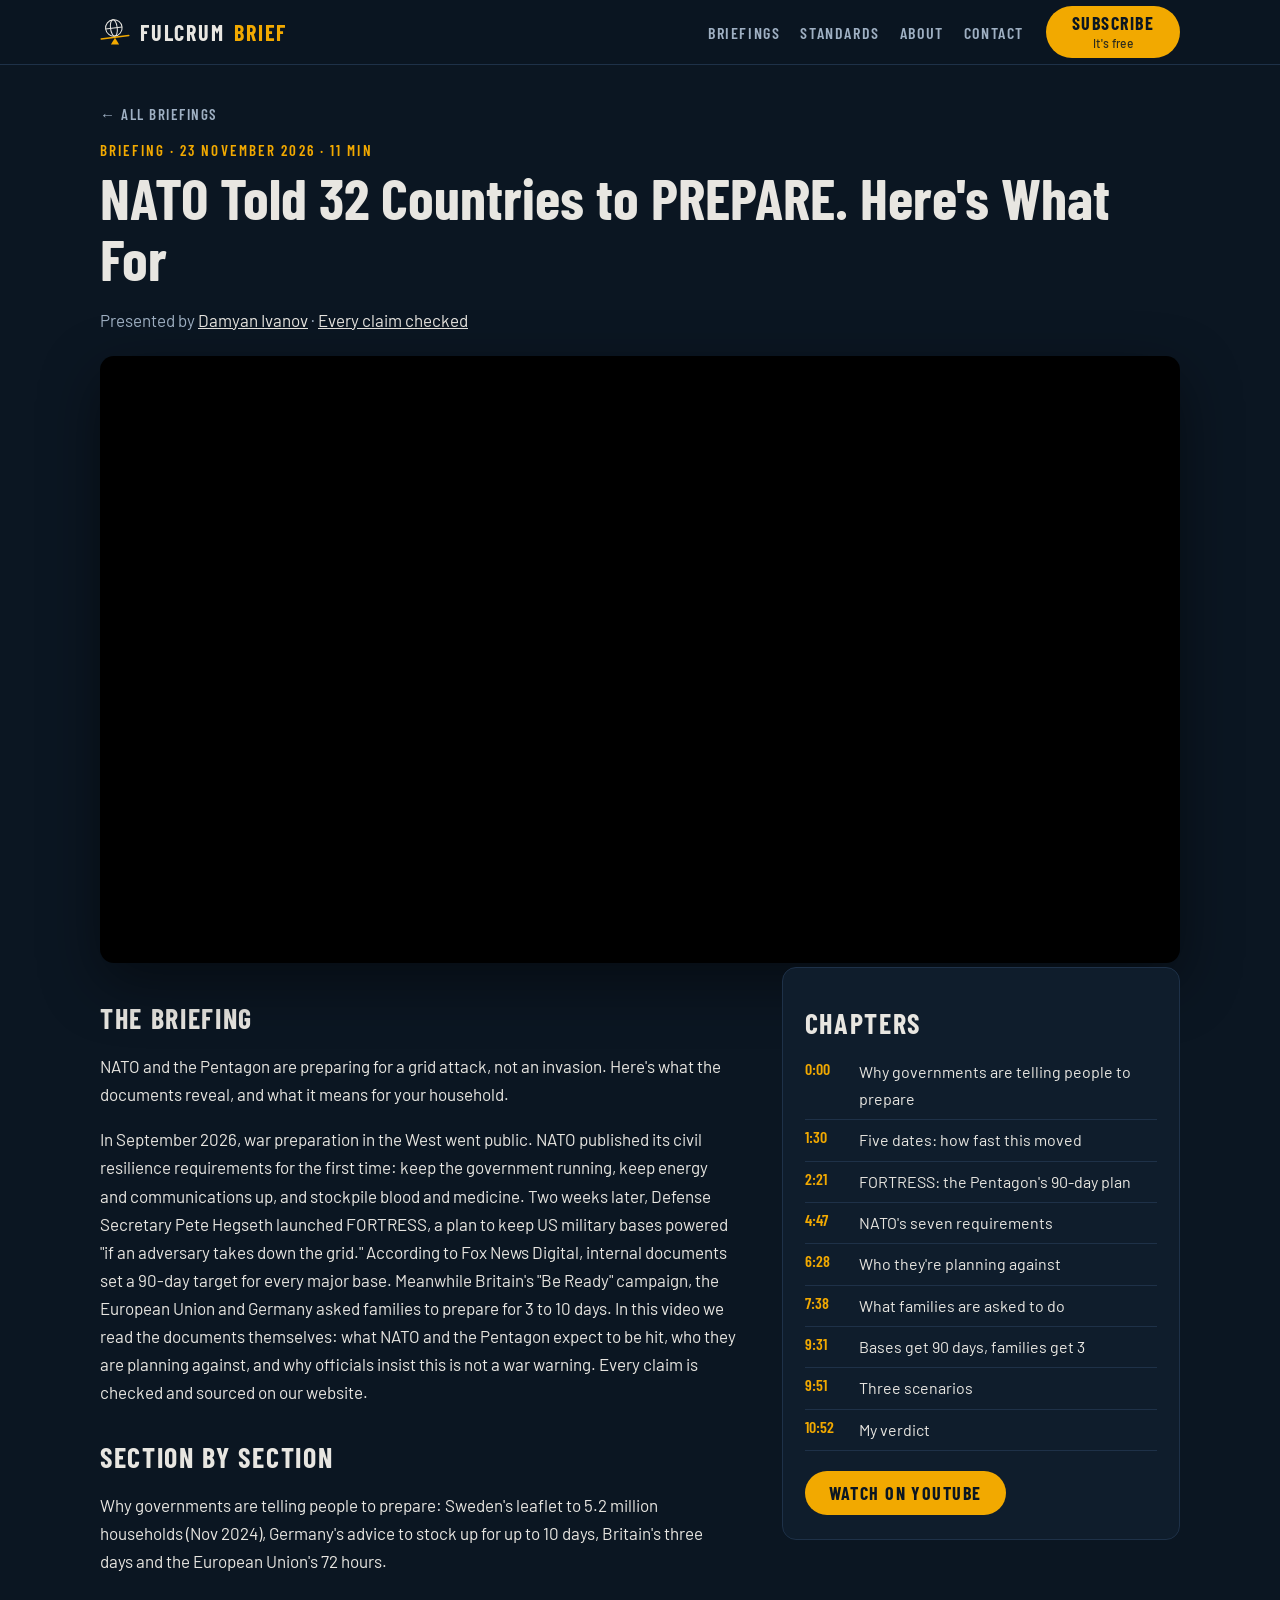
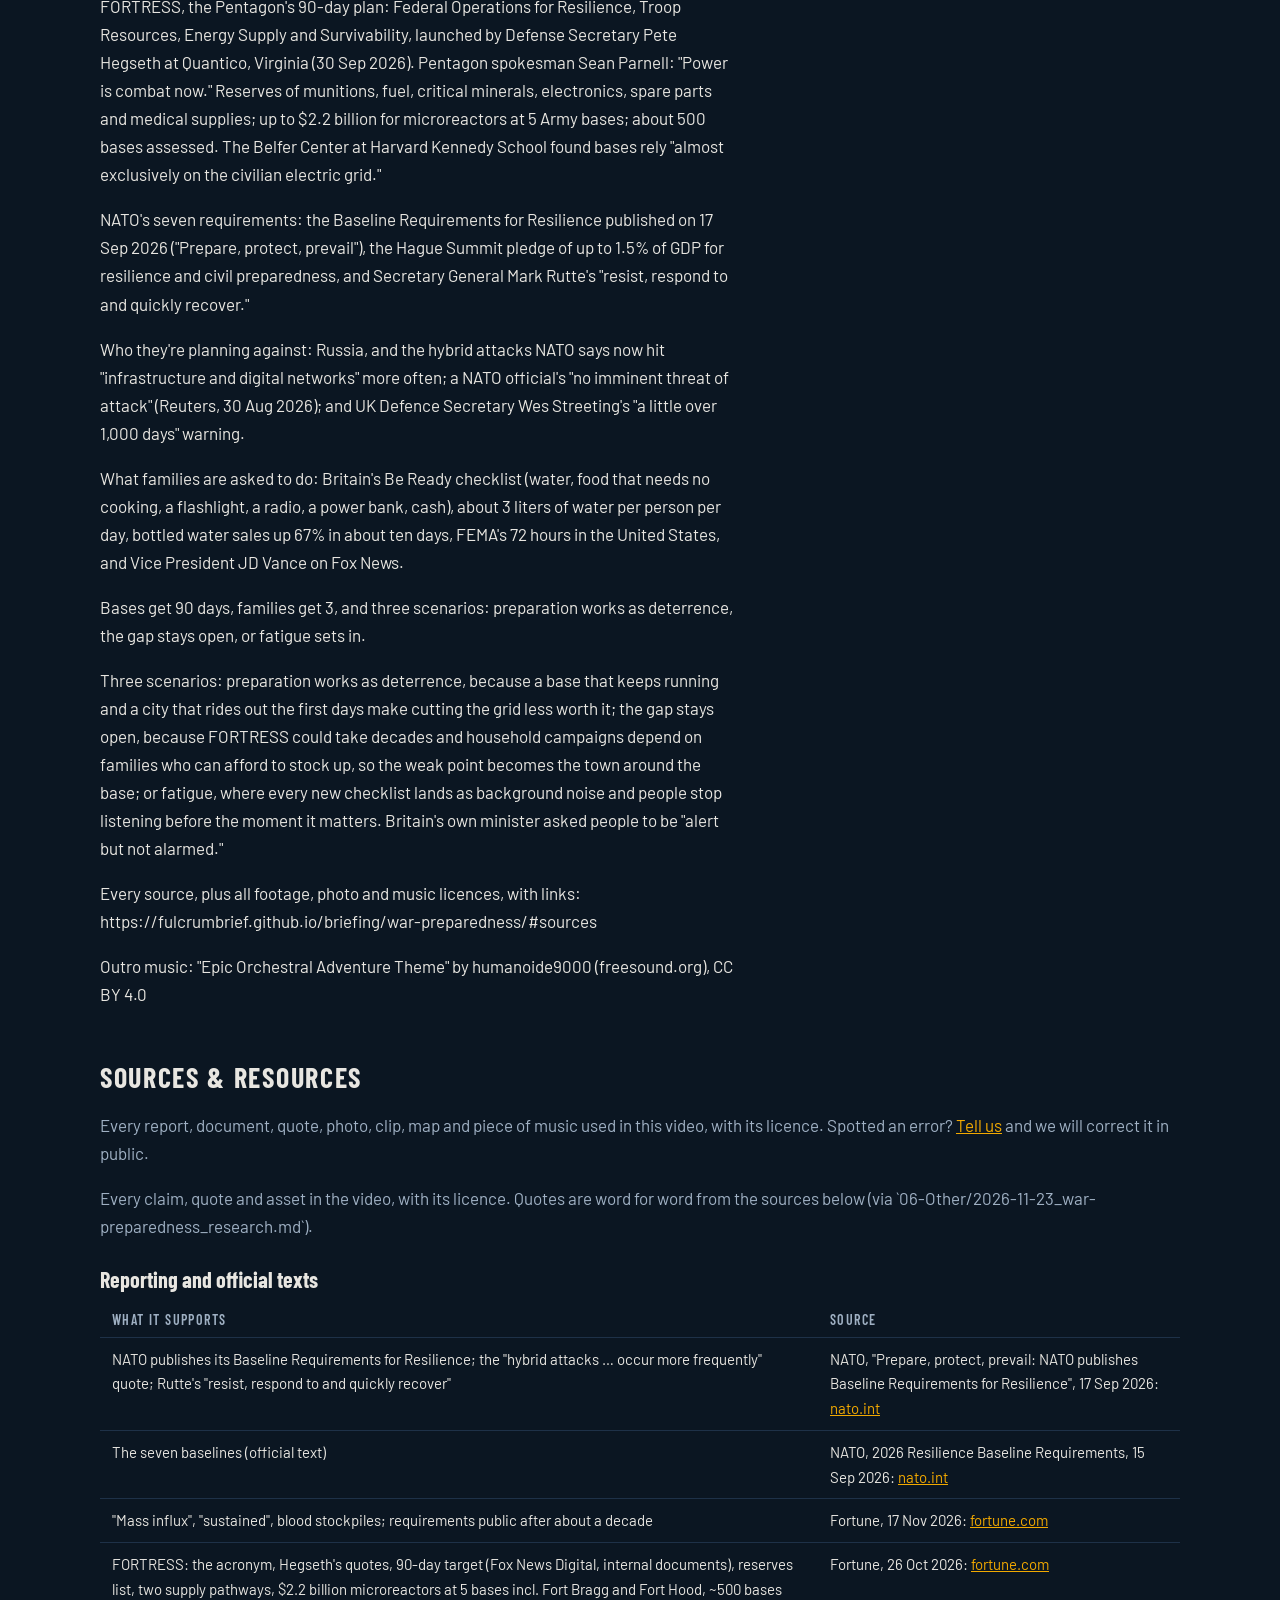
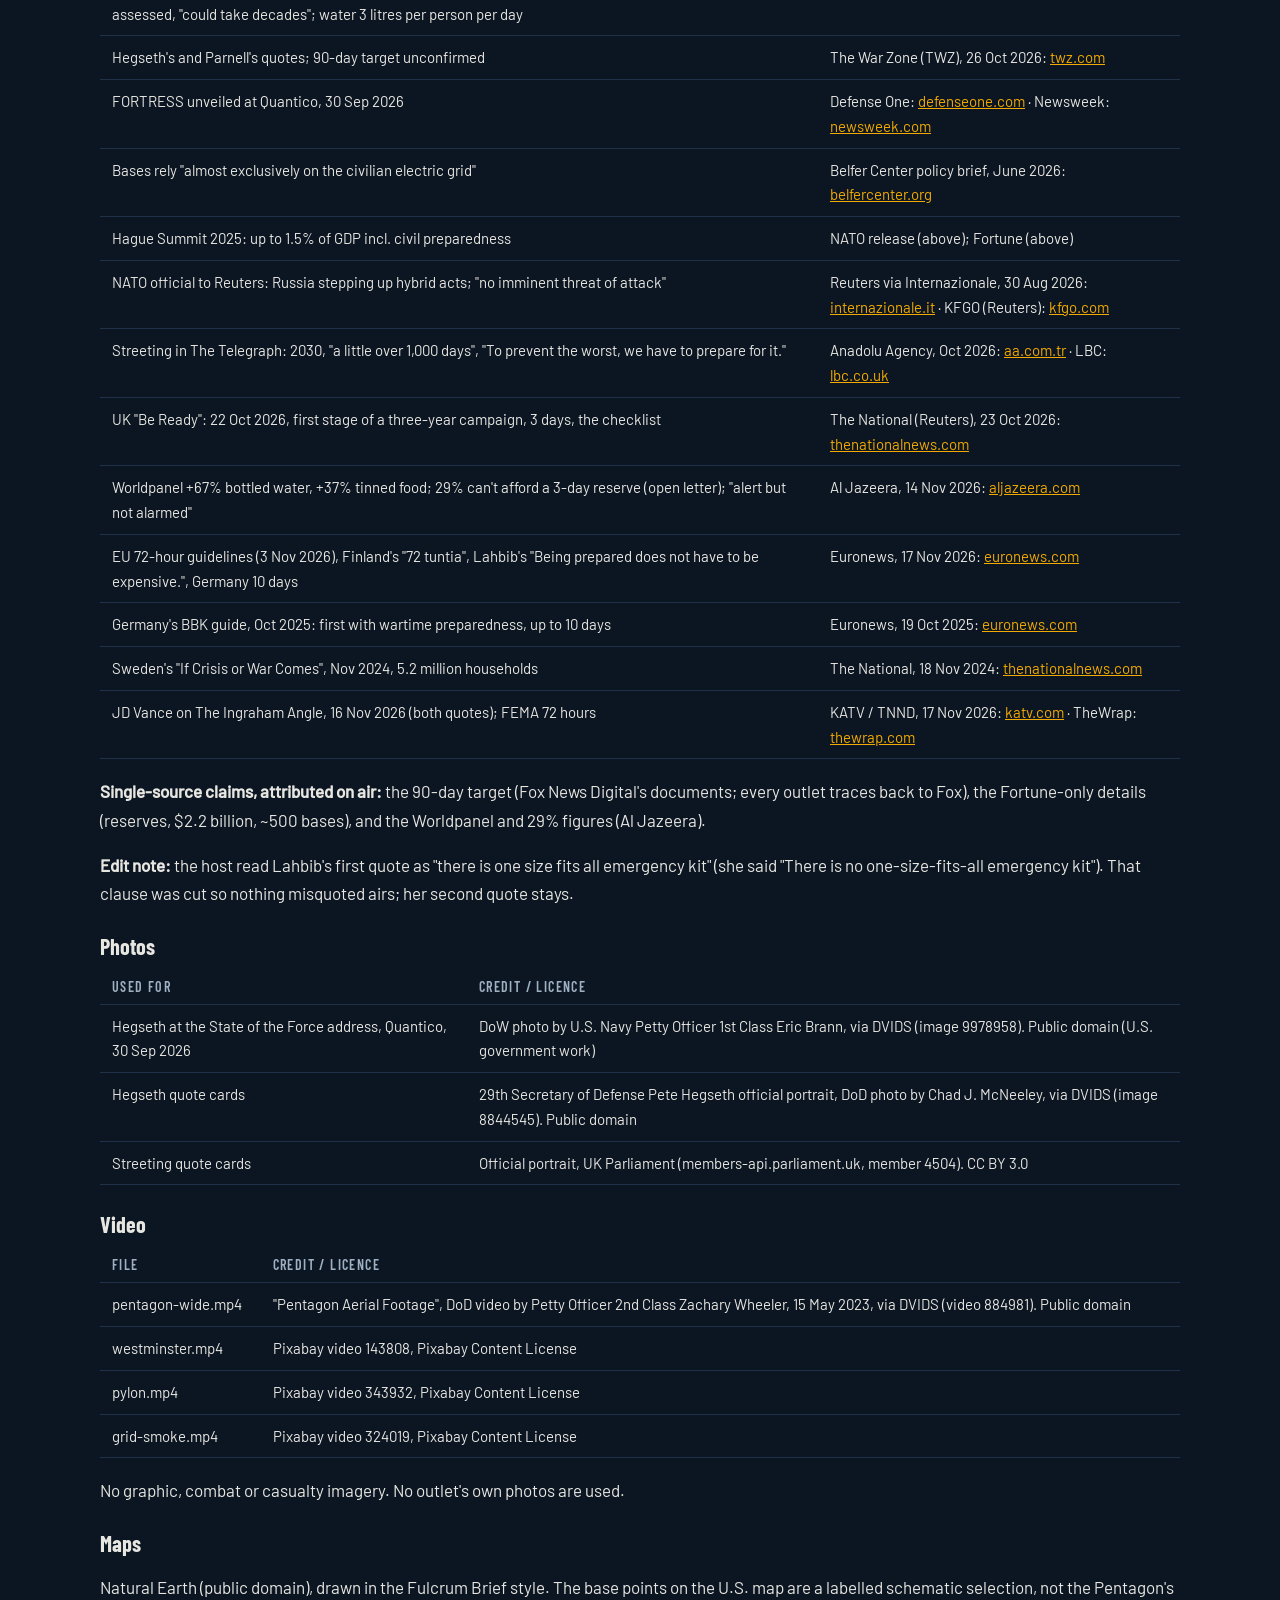
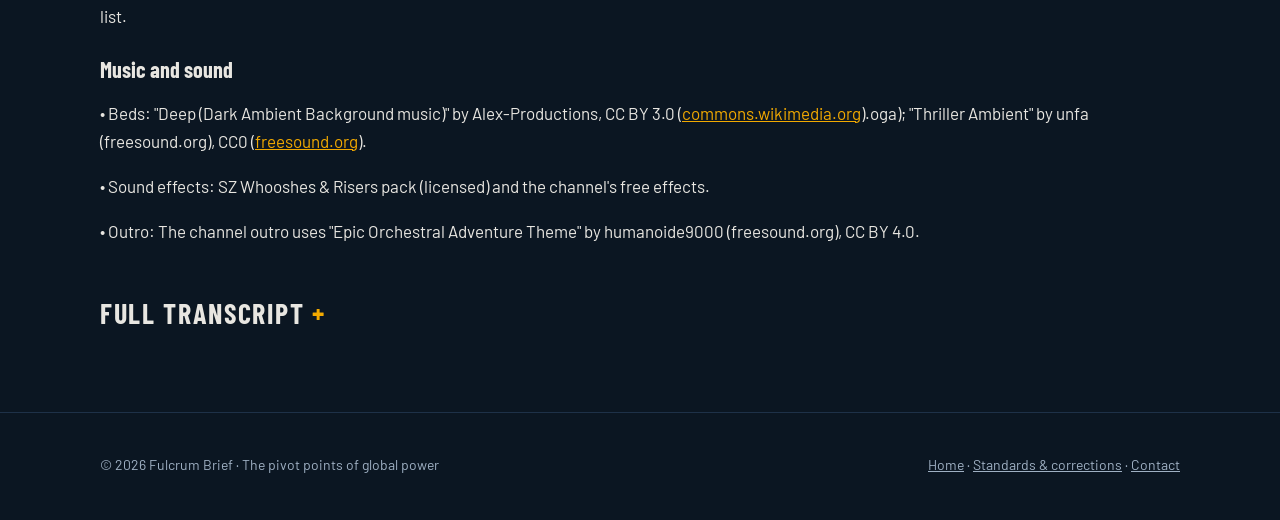
<file: briefing/war-preparedness/index.html>
<!doctype html>
<html lang="en">
<head>
<meta charset="utf-8">
<meta name="viewport" content="width=device-width, initial-scale=1">
<title>NATO Told 32 Countries to PREPARE. Here&#x27;s What For | Fulcrum Brief</title>
<meta name="description" content="NATO and the Pentagon are preparing for a grid attack, not an invasion. Here&#x27;s what the documents reveal, and what it means for your household.">
<link rel="canonical" href="https://fulcrumbrief.github.io/briefing/war-preparedness/">
<link rel="icon" href="/favicon.svg" type="image/svg+xml">
<link rel="stylesheet" href="/page.css">
<meta property="og:type" content="article">
<meta property="og:site_name" content="Fulcrum Brief">
<meta property="og:title" content="NATO Told 32 Countries to PREPARE. Here&#x27;s What For | Fulcrum Brief">
<meta property="og:description" content="NATO and the Pentagon are preparing for a grid attack, not an invasion. Here&#x27;s what the documents reveal, and what it means for your household.">
<meta property="og:url" content="https://fulcrumbrief.github.io/briefing/war-preparedness/">
<meta property="og:image" content="https://i.ytimg.com/vi/rsqPreXS7qc/maxresdefault.jpg">
<meta name="twitter:card" content="summary_large_image">
<meta name="twitter:site" content="@FulcrumBrief">
<meta name="theme-color" content="#0B1622">
<script type="application/ld+json">{"@context": "https://schema.org", "@graph": [{"@type": "VideoObject", "name": "NATO Told 32 Countries to PREPARE. Here's What For", "description": "NATO and the Pentagon are preparing for a grid attack, not an invasion. Here's what the documents reveal, and what it means for your household. In September 2026, war preparation in the West went public. NATO published its civil resilience requirements for the first time: keep the government running, keep energy and communications up, and stockpile blood and medicine. Two weeks later, Defense Secretary Pete Hegseth launched FORTRESS, a plan to keep US military bases powered \"if an adversary takes down the grid.\" According to Fox News Digital, internal documents set a 90-day target for every major base. Meanwhile Britain's \"Be Ready\" campaign, the European Union and Germany asked families to prepare for 3 to 10 days. In this video we read the documents themselves: what NATO and the Pentagon expect to be hit, who they are planning against, and why officials insist this is not a war warning. Every claim is checked and sourced on our website.", "thumbnailUrl": ["https://i.ytimg.com/vi/rsqPreXS7qc/maxresdefault.jpg"], "uploadDate": "2026-11-23T20:00:12Z", "duration": "PT11M39S", "embedUrl": "https://www.youtube-nocookie.com/embed/rsqPreXS7qc", "contentUrl": "https://www.youtube.com/watch?v=rsqPreXS7qc", "publisher": {"@id": "https://fulcrumbrief.github.io/#org"}, "creator": {"@id": "https://fulcrumbrief.github.io/#host"}, "hasPart": [{"@type": "Clip", "name": "Why governments are telling people to prepare", "startOffset": 0, "endOffset": 90, "url": "https://www.youtube.com/watch?v=rsqPreXS7qc&t=0s"}, {"@type": "Clip", "name": "Five dates: how fast this moved", "startOffset": 90, "endOffset": 141, "url": "https://www.youtube.com/watch?v=rsqPreXS7qc&t=90s"}, {"@type": "Clip", "name": "FORTRESS: the Pentagon's 90-day plan", "startOffset": 141, "endOffset": 287, "url": "https://www.youtube.com/watch?v=rsqPreXS7qc&t=141s"}, {"@type": "Clip", "name": "NATO's seven requirements", "startOffset": 287, "endOffset": 388, "url": "https://www.youtube.com/watch?v=rsqPreXS7qc&t=287s"}, {"@type": "Clip", "name": "Who they're planning against", "startOffset": 388, "endOffset": 458, "url": "https://www.youtube.com/watch?v=rsqPreXS7qc&t=388s"}, {"@type": "Clip", "name": "What families are asked to do", "startOffset": 458, "endOffset": 571, "url": "https://www.youtube.com/watch?v=rsqPreXS7qc&t=458s"}, {"@type": "Clip", "name": "Bases get 90 days, families get 3", "startOffset": 571, "endOffset": 591, "url": "https://www.youtube.com/watch?v=rsqPreXS7qc&t=571s"}, {"@type": "Clip", "name": "Three scenarios", "startOffset": 591, "endOffset": 652, "url": "https://www.youtube.com/watch?v=rsqPreXS7qc&t=591s"}, {"@type": "Clip", "name": "My verdict", "startOffset": 652, "endOffset": 699, "url": "https://www.youtube.com/watch?v=rsqPreXS7qc&t=652s"}], "transcript": "Look at this map. Every light is a government telling its people to get ready. So what exactly are they getting ready for? Sweden mailed a crisis booklet to every household. Germany says keep up to ten days of supplies. Britain says three days. The European Union says seventy-two hours. Then the last light comes on. It's America. And there, the plan isn't for families. It's for military bases. Fox News Digital says it saw internal Pentagon planning documents. According to that report, every major base in the continental U.S. would be expected to run for at least ninety days. On its own. No outside power. No outside water. No outside fuel. Here's why that number matters. Those bases run almost entirely on the civilian grid. The same grid your house runs on. This is the pivot. For years, war preparation lived in closed plans. Then, in two weeks of September 2026, it went public. NATO published its resilience requirements for the first time. Then the Pentagon launched a plan to keep its bases running through a grid attack. From that point, the question isn't whether they're preparing. It's what for. So, three questions. What does the Pentagon's plan reveal? What does NATO's list reveal? And what does all of this mean for your house? First, how fast this moved. Five dates. November 2024. Sweden mails its updated booklet, I quote \"If Crisis or War Comes.\" It goes to five point two million households. October 2025. Germany's civil protection office publishes its first guide that plans for war. It advises supplies for up to ten days. September 2026. NATO goes public. Two weeks later, the Pentagon launches FORTRESS. October twenty-second, 2026. Britain launches a campaign called \"Be Ready.\" November third, 2026. The European Union asks every household to plan for seventy-two hours. Two years. From one country's booklet to a whole alliance's checklist. But the most revealing document isn't for families at all. September thirtieth, 2026. Quantico, Virginia. Defense Secretary Pete Hegseth speaks to the troops. He names a new program. FORTRESS. His promise was blunt. \"If an adversary takes down the grid by cyberattack, by sabotage, or by any means, our bases stay lit.\" Then he added two more lines. \"Our aircraft keep flying. Our command centers never go dark.\" Listen to the first sentence again. again. It doesn't say a storm. It says an adversary. The Pentagon's chief spokesman, Sean Parnell, needed four words. \"Power is combat now.\" And he named the problem. \"We don't want to rely on standard civilian municipal infrastructure to run our national defense.\" Then came the ninety days. Fox News Digital says internal documents set that target for every major base. Electricity, water, fuel and communications. All of it, from the base itself. And it goes beyond power. According to Fortune, FORTRESS calls for strategic reserves. Munitions, fuel and critical minerals. Electronics, spare parts and medical supplies. For the most critical items, it wants at least two ways to get them. That's a plan for supply lines that get cut. Some of the hardware is already moving. In August, the Army announced up to two point two billion dollars for nuclear microreactors. They'd go to five bases, including Fort Bragg and Fort Hood. That's according to Fortune. There is a catch, and it's important. The Pentagon hasn't publicly confirmed the ninety-day figure. According to Fortune, a senior defense official gave the scale. About five hundred bases are being assessed. Full implementation could take decades. So what does a ninety-day target tell us? Here's my read. Storm planning usually counts in days. Ninety days is a number for something longer. A fight where someone breaks the grid faster than crews can fix it. If you want the documents, not the panic, that's what we do here. Subscribing helps us keep reading them for you. So the Pentagon is planning for a long fight. What is NATO telling its governments? September seventeenth, 2026. NATO publishes its Baseline Requirements for Resilience. For years, these lived inside governments. Now anyone can read them. There are seven. And the list reads like a plan for a country under pressure. Keep the government running. Keep the energy flowing. Manage the movement of people, including what NATO calls a \"mass influx.\" Keep food and water going through a \"sustained\" crisis. Handle mass casualties, with stockpiles of blood and medicine. Keep transport moving. Keep communications up. NATO has thirty-two members. Every one of them can now be measured against this list. And there's money behind it. At the 2025 summit in The Hague, allies agreed on a new spending rule. They can count up to 1.5% of GDP toward security spending. That includes civil preparedness. Now look at the reason NATO gives. It points to hybrid attacks \"on our societies, infrastructure and digital networks.\" And it says they \"occur more frequently.\" Hybrid attacks mean sabotage, cyberattacks and pressure that stops short of open war. NATO Secretary General Mark Rutte put the goal simply. Allies must be able to \"resist, respond to and quickly recover.\" So what does the list tell us? It tells us what planners expect to be hit. Not tanks at a border. Power, water, hospitals and phone lines. Which raises the obvious question. Who is NATO planning against, and how soon? NATO's own answer is careful. On August thirtieth, 2026, a NATO official spoke to Reuters. The official said Russia is stepping up hybrid acts in Europe. In the same breath, the official said the alliance sees \"no imminent threat of attack.\" Hold on to both halves. More sabotage. No invasion in sight. Britain's Defence Secretary went further, on a longer clock. Wes Streeting wrote in The Telegraph about Russia. By 2030, he argued, its forces and war economy could put it in a position to attack. That leaves, he wrote, \"a little over 1,000 days\" to prepare. That's a planning deadline, not a prediction. And he gave the logic in one line. \"To prevent the worst, we have to prepare for it.\" Here's the fair reading. Nobody in these governments says war is coming. They say attacks on daily life are already happening, in small pieces. And a bigger attack is less tempting if it doesn't work. But if the bases get ninety days, how long do families get? October twenty-second, 2026. Britain launches \"Be Ready.\" It's the first stage of a three-year campaign. The ask is three days without power, water, phone or internet. Bottled water. Food that needs no cooking. A flashlight, a radio and a power bank. And cash, in case card payments fail. Water at about three liters a day, per person. People listened. According to Worldpanel data reported by Al Jazeera, bottled water sales jumped sixty-seven percent. That was in roughly the first ten days. Canned food was up thirty-seven percent. Not everyone can afford to. An open letter cited by Al Jazeera puts a number on it. It says twenty-nine percent of Britons can't afford a three-day food reserve. Streeting's own phrase for the mood was \"alert but not alarmed.\" On November third, the European Commission asked every EU household to manage seventy-two hours alone. I live in Bulgaria, on NATO's Black Sea region on NATO's flank. So that guidance covers my home too. Part of the idea came from Finland. Its program is literally called \"seventy-two hours.\" Commissioner Hadja Lahbib said \"Being prepared does not have to be a expensive.\" And in America? On November sixteenth, Vice President JD Vance was asked on Fox News about stockpiling. \"My answer to that is no,\" he said. \"We don't see a crisis coming down. But you have to be prepared for everything.\" He framed it as ordinary planning. \"That doesn't mean crisis is around the corner,\" he said. \"That just means you've got a government who's actually preparing for it.\" FEMA's standing advice is supplies for at least seventy-two hours. So line them up. Military bases: ninety days. Families: about three. That gap is the real story. Planners are hardening the military first. Civilians are being asked to cover the first few days themselves. And the people asked to cover those days aren't all equally able to. So where does this go from here? Three ways this can play out. This is analysis, not a forecast. One. Preparation works as deterrence. Cutting the grid stops being worth it. A base keeps running. A city rides out the first days. Sabotage loses its value. That's the outcome NATO is paying for. Two. The gap stays open. FORTRESS could take decades. Household campaigns depend on families who can afford to stock up. Then the weak point isn't the base. It's the town around it. The soldiers have power. Their families, just outside the gate, may not. Three. Fatigue. Every new checklist lands as background noise. People stop listening before the moment it matters. Britain's own minister asked for \"alert but not alarmed.\" Fatigue is what happens when you get neither. Which one wins depends less on Moscow than on budgets and attention in the West. My verdict: this isn't a war warning. It's an admission about where the next fight could start. Not at the border. At the power plant. The plans now cover bases for ninety days, and families for about three. So here's my question. Should families cover those first three days, or is that the government's job? Tell me in the comments. Next, the other front these planners worry about. Iran, the Houthis, and the two sea gates the world's oil passes through. That's the next video.", "inLanguage": "en"}, {"@type": "Person", "@id": "https://fulcrumbrief.github.io/#host", "name": "Damyan Ivanov", "jobTitle": "Host", "worksFor": {"@id": "https://fulcrumbrief.github.io/#org"}, "sameAs": ["https://www.quora.com/profile/Damyan-Ivanov-2"]}, {"@type": "NewsMediaOrganization", "@id": "https://fulcrumbrief.github.io/#org", "name": "Fulcrum Brief", "url": "https://fulcrumbrief.github.io", "logo": "https://fulcrumbrief.github.io/logo.png", "correctionsPolicy": "https://fulcrumbrief.github.io/standards/#corrections", "verificationFactCheckingPolicy": "https://fulcrumbrief.github.io/standards/", "ethicsPolicy": "https://fulcrumbrief.github.io/standards/"}, {"@type": "BreadcrumbList", "itemListElement": [{"@type": "ListItem", "position": 1, "name": "Fulcrum Brief", "item": "https://fulcrumbrief.github.io/"}, {"@type": "ListItem", "position": 2, "name": "NATO Told 32 Countries to PREPARE. Here's What For"}]}]}</script>
</head>
<body>
<nav><div class="wrap">
  <a class="brand" href="/"><img src="/favicon.svg" alt="">Fulcrum <b>Brief</b></a>
  <div class="links"><a href="/#briefings">Briefings</a><a href="/standards/">Standards</a><a href="/#about">About</a><a href="/#contact">Contact</a></div>
  <a class="btn sub" href="https://www.youtube.com/@FulcrumBrief?sub_confirmation=1" target="_blank" rel="noopener">Subscribe<small>It's free</small></a>
</div></nav>
<main class="wrap page">
<article>
  <a class="back" href="/#briefings">← All briefings</a>
  <span class="kicker">Briefing · 23 November 2026 · 11 min</span>
  <h1>NATO Told 32 Countries to PREPARE. Here&#x27;s What For</h1>
  <p class="byline">Presented by <a href="/#about">Damyan Ivanov</a> · <a href="/standards/">Every claim checked</a></p>
  <div class="player"><iframe src="https://www.youtube-nocookie.com/embed/rsqPreXS7qc" title="NATO Told 32 Countries to PREPARE. Here&#x27;s What For" loading="lazy" allowfullscreen
    allow="accelerometer; clipboard-write; encrypted-media; gyroscope; picture-in-picture; web-share"></iframe></div>
  <div class="cols">
    <div>
      <h2>The briefing</h2>
      <p>NATO and the Pentagon are preparing for a grid attack, not an invasion. Here&#x27;s what the documents reveal, and what it means for your household.</p><p>In September 2026, war preparation in the West went public. NATO published its civil resilience requirements for the first time: keep the government running, keep energy and communications up, and stockpile blood and medicine. Two weeks later, Defense Secretary Pete Hegseth launched FORTRESS, a plan to keep US military bases powered &quot;if an adversary takes down the grid.&quot; According to Fox News Digital, internal documents set a 90-day target for every major base. Meanwhile Britain&#x27;s &quot;Be Ready&quot; campaign, the European Union and Germany asked families to prepare for 3 to 10 days. In this video we read the documents themselves: what NATO and the Pentagon expect to be hit, who they are planning against, and why officials insist this is not a war warning. Every claim is checked and sourced on our website.</p>
      <h2>Section by section</h2><p>Why governments are telling people to prepare: Sweden&#x27;s leaflet to 5.2 million households (Nov 2024), Germany&#x27;s advice to stock up for up to 10 days, Britain&#x27;s three days and the European Union&#x27;s 72 hours.</p><p>FORTRESS, the Pentagon&#x27;s 90-day plan: Federal Operations for Resilience, Troop Resources, Energy Supply and Survivability, launched by Defense Secretary Pete Hegseth at Quantico, Virginia (30 Sep 2026). Pentagon spokesman Sean Parnell: &quot;Power is combat now.&quot; Reserves of munitions, fuel, critical minerals, electronics, spare parts and medical supplies; up to $2.2 billion for microreactors at 5 Army bases; about 500 bases assessed. The Belfer Center at Harvard Kennedy School found bases rely &quot;almost exclusively on the civilian electric grid.&quot;</p><p>NATO&#x27;s seven requirements: the Baseline Requirements for Resilience published on 17 Sep 2026 (&quot;Prepare, protect, prevail&quot;), the Hague Summit pledge of up to 1.5% of GDP for resilience and civil preparedness, and Secretary General Mark Rutte&#x27;s &quot;resist, respond to and quickly recover.&quot;</p><p>Who they&#x27;re planning against: Russia, and the hybrid attacks NATO says now hit &quot;infrastructure and digital networks&quot; more often; a NATO official&#x27;s &quot;no imminent threat of attack&quot; (Reuters, 30 Aug 2026); and UK Defence Secretary Wes Streeting&#x27;s &quot;a little over 1,000 days&quot; warning.</p><p>What families are asked to do: Britain&#x27;s Be Ready checklist (water, food that needs no cooking, a flashlight, a radio, a power bank, cash), about 3 liters of water per person per day, bottled water sales up 67% in about ten days, FEMA&#x27;s 72 hours in the United States, and Vice President JD Vance on Fox News.</p><p>Bases get 90 days, families get 3, and three scenarios: preparation works as deterrence, the gap stays open, or fatigue sets in.</p><p>Three scenarios: preparation works as deterrence, because a base that keeps running and a city that rides out the first days make cutting the grid less worth it; the gap stays open, because FORTRESS could take decades and household campaigns depend on families who can afford to stock up, so the weak point becomes the town around the base; or fatigue, where every new checklist lands as background noise and people stop listening before the moment it matters. Britain&#x27;s own minister asked people to be &quot;alert but not alarmed.&quot;</p><p>Every source, plus all footage, photo and music licences, with links: https://fulcrumbrief.github.io/briefing/war-preparedness/#sources</p><p>Outro music: &quot;Epic Orchestral Adventure Theme&quot; by humanoide9000 (freesound.org), CC BY 4.0</p>
    </div>
    <aside>
      <h2>Chapters</h2>
      <ol class="chap"><li><a href="https://www.youtube.com/watch?v=rsqPreXS7qc&amp;t=0s" target="_blank" rel="noopener"><span>0:00</span>Why governments are telling people to prepare</a></li><li><a href="https://www.youtube.com/watch?v=rsqPreXS7qc&amp;t=90s" target="_blank" rel="noopener"><span>1:30</span>Five dates: how fast this moved</a></li><li><a href="https://www.youtube.com/watch?v=rsqPreXS7qc&amp;t=141s" target="_blank" rel="noopener"><span>2:21</span>FORTRESS: the Pentagon&#x27;s 90-day plan</a></li><li><a href="https://www.youtube.com/watch?v=rsqPreXS7qc&amp;t=287s" target="_blank" rel="noopener"><span>4:47</span>NATO&#x27;s seven requirements</a></li><li><a href="https://www.youtube.com/watch?v=rsqPreXS7qc&amp;t=388s" target="_blank" rel="noopener"><span>6:28</span>Who they&#x27;re planning against</a></li><li><a href="https://www.youtube.com/watch?v=rsqPreXS7qc&amp;t=458s" target="_blank" rel="noopener"><span>7:38</span>What families are asked to do</a></li><li><a href="https://www.youtube.com/watch?v=rsqPreXS7qc&amp;t=571s" target="_blank" rel="noopener"><span>9:31</span>Bases get 90 days, families get 3</a></li><li><a href="https://www.youtube.com/watch?v=rsqPreXS7qc&amp;t=591s" target="_blank" rel="noopener"><span>9:51</span>Three scenarios</a></li><li><a href="https://www.youtube.com/watch?v=rsqPreXS7qc&amp;t=652s" target="_blank" rel="noopener"><span>10:52</span>My verdict</a></li></ol>
      <a class="btn" href="https://www.youtube.com/watch?v=rsqPreXS7qc" target="_blank" rel="noopener">Watch on YouTube</a>
    </aside>
  </div>
  <section id="sources"><h2>Sources &amp; resources</h2>
    <p class="muted">Every report, document, quote, photo, clip, map and piece of music used in this video, with its licence. Spotted an error? <a href="/standards/#corrections">Tell us</a> and we will correct it in public.</p>
    <p class="muted">Every claim, quote and asset in the video, with its licence. Quotes are word for word from the sources below (via `06-Other/2026-11-23_war-preparedness_research.md`).</p>
<h3>Reporting and official texts</h3>
<div class="tbl"><table><thead><tr><th>What it supports</th><th>Source</th></tr></thead><tbody><tr><td>NATO publishes its Baseline Requirements for Resilience; the &quot;hybrid attacks … occur more frequently&quot; quote; Rutte&#x27;s &quot;resist, respond to and quickly recover&quot;</td><td>NATO, &quot;Prepare, protect, prevail: NATO publishes Baseline Requirements for Resilience&quot;, 17 Sep 2026: <a href="https://www.nato.int/en/news-and-events/articles/news/2026/09/17/prepare-protect-prevail-nato-publishes-baseline-requirements-for-resilience" target="_blank" rel="noopener nofollow">nato.int</a></td></tr><tr><td>The seven baselines (official text)</td><td>NATO, 2026 Resilience Baseline Requirements, 15 Sep 2026: <a href="https://www.nato.int/en/about-us/official-texts-and-resources/official-texts/2026/09/15/2026-resilience-baseline-requirements" target="_blank" rel="noopener nofollow">nato.int</a></td></tr><tr><td>&quot;Mass influx&quot;, &quot;sustained&quot;, blood stockpiles; requirements public after about a decade</td><td>Fortune, 17 Nov 2026: <a href="https://fortune.com/2026/11/17/nato-resilience-requirements-publicly-shared-pentagon-doomsday-preparedness" target="_blank" rel="noopener nofollow">fortune.com</a></td></tr><tr><td>FORTRESS: the acronym, Hegseth&#x27;s quotes, 90-day target (Fox News Digital, internal documents), reserves list, two supply pathways, $2.2 billion microreactors at 5 bases incl. Fort Bragg and Fort Hood, ~500 bases assessed, &quot;could take decades&quot;; water 3 litres per person per day</td><td>Fortune, 26 Oct 2026: <a href="https://fortune.com/2026/10/26/pentagon-fortress-bases-90-days-off-grid-uk-be-ready-stockpile/" target="_blank" rel="noopener nofollow">fortune.com</a></td></tr><tr><td>Hegseth&#x27;s and Parnell&#x27;s quotes; 90-day target unconfirmed</td><td>The War Zone (TWZ), 26 Oct 2026: <a href="https://www.twz.com/nuclear/90-days-no-help-fortress-americas-goal-to-make-bases-resilient-bastions-in-a-crisis" target="_blank" rel="noopener nofollow">twz.com</a></td></tr><tr><td>FORTRESS unveiled at Quantico, 30 Sep 2026</td><td>Defense One: <a href="https://www.defenseone.com/policy/2026/09/hegseth-plans-autonomous-warfare-command/416358/" target="_blank" rel="noopener nofollow">defenseone.com</a> · Newsweek: <a href="https://www.newsweek.com/hegseth-unveils-6-major-us-military-changes-12509906" target="_blank" rel="noopener nofollow">newsweek.com</a></td></tr><tr><td>Bases rely &quot;almost exclusively on the civilian electric grid&quot;</td><td>Belfer Center policy brief, June 2026: <a href="https://www.belfercenter.org/sites/default/files/2026-06/Policy%20Brief_HiddenSecurityChallenge_v1.pdf" target="_blank" rel="noopener nofollow">belfercenter.org</a></td></tr><tr><td>Hague Summit 2025: up to 1.5% of GDP incl. civil preparedness</td><td>NATO release (above); Fortune (above)</td></tr><tr><td>NATO official to Reuters: Russia stepping up hybrid acts; &quot;no imminent threat of attack&quot;</td><td>Reuters via Internazionale, 30 Aug 2026: <a href="https://www.internazionale.it/ultime-notizie-reuters/2026/08/30/nato-sees-no-imminent-threat-of-attack-official-says" target="_blank" rel="noopener nofollow">internazionale.it</a> · KFGO (Reuters): <a href="https://kfgo.com/2026/08/30/nato-sees-no-imminent-threat-of-attack-official-says/" target="_blank" rel="noopener nofollow">kfgo.com</a></td></tr><tr><td>Streeting in The Telegraph: 2030, &quot;a little over 1,000 days&quot;, &quot;To prevent the worst, we have to prepare for it.&quot;</td><td>Anadolu Agency, Oct 2026: <a href="https://aa.com.tr/en/europe/britain-must-be-ready-for-war-within-1-000-days-defense-secretary/4100544" target="_blank" rel="noopener nofollow">aa.com.tr</a> · LBC: <a href="https://www.lbc.co.uk/politics/uk-politics/defence-prepping-army-war-wes-streeting/" target="_blank" rel="noopener nofollow">lbc.co.uk</a></td></tr><tr><td>UK &quot;Be Ready&quot;: 22 Oct 2026, first stage of a three-year campaign, 3 days, the checklist</td><td>The National (Reuters), 23 Oct 2026: <a href="https://www.thenationalnews.com/news/uk/2026/10/23/uk-government-advises-stockpiling-water-and-food/" target="_blank" rel="noopener nofollow">thenationalnews.com</a></td></tr><tr><td>Worldpanel +67% bottled water, +37% tinned food; 29% can&#x27;t afford a 3-day reserve (open letter); &quot;alert but not alarmed&quot;</td><td>Al Jazeera, 14 Nov 2026: <a href="https://www.aljazeera.com/features/2026/11/14/paranoid-or-practical-britains-be-ready-citizen" target="_blank" rel="noopener nofollow">aljazeera.com</a></td></tr><tr><td>EU 72-hour guidelines (3 Nov 2026), Finland&#x27;s &quot;72 tuntia&quot;, Lahbib&#x27;s &quot;Being prepared does not have to be expensive.&quot;, Germany 10 days</td><td>Euronews, 17 Nov 2026: <a href="https://www.euronews.com/2026/11/17/72-hours-without-help-how-the-eu-wants-europeans-to-prepare-for-a-crisis" target="_blank" rel="noopener nofollow">euronews.com</a></td></tr><tr><td>Germany&#x27;s BBK guide, Oct 2025: first with wartime preparedness, up to 10 days</td><td>Euronews, 19 Oct 2025: <a href="https://euronews.com/2025/10/19/german-federal-office-of-civil-protection-publishes-guide-removing-war-as-an-unlikely-poss" target="_blank" rel="noopener nofollow">euronews.com</a></td></tr><tr><td>Sweden&#x27;s &quot;If Crisis or War Comes&quot;, Nov 2024, 5.2 million households</td><td>The National, 18 Nov 2024: <a href="https://thenationalnews.com/news/europe/2024/11/18/sweden-and-finland-advise-citizens-how-to-prepare-for-potential-war" target="_blank" rel="noopener nofollow">thenationalnews.com</a></td></tr><tr><td>JD Vance on The Ingraham Angle, 16 Nov 2026 (both quotes); FEMA 72 hours</td><td>KATV / TNND, 17 Nov 2026: <a href="https://katv.com/news/nation-world/vance-said-he-doesnt-see-a-crisis-coming-when-asked-if-americans-should-stockpile-food-laura-ingraham-fema-dan-bongino-united-kingdom-rtt" target="_blank" rel="noopener nofollow">katv.com</a> · TheWrap: <a href="https://www.thewrap.com/media-platforms/politics/jd-vance-responds-to-crisis-concerns-after-tech-outages/" target="_blank" rel="noopener nofollow">thewrap.com</a></td></tr></tbody></table></div>
<p><b>Single-source claims, attributed on air:</b> the 90-day target (Fox News Digital&#x27;s documents; every outlet traces back to Fox), the Fortune-only details (reserves, $2.2 billion, ~500 bases), and the Worldpanel and 29% figures (Al Jazeera).</p>
<p><b>Edit note:</b> the host read Lahbib&#x27;s first quote as &quot;there is one size fits all emergency kit&quot; (she said &quot;There is no one-size-fits-all emergency kit&quot;). That clause was cut so nothing misquoted airs; her second quote stays.</p>
<h3>Photos</h3>
<div class="tbl"><table><thead><tr><th>Used for</th><th>Credit / licence</th></tr></thead><tbody><tr><td>Hegseth at the State of the Force address, Quantico, 30 Sep 2026</td><td>DoW photo by U.S. Navy Petty Officer 1st Class Eric Brann, via DVIDS (image 9978958). Public domain (U.S. government work)</td></tr><tr><td>Hegseth quote cards</td><td>29th Secretary of Defense Pete Hegseth official portrait, DoD photo by Chad J. McNeeley, via DVIDS (image 8844545). Public domain</td></tr><tr><td>Streeting quote cards</td><td>Official portrait, UK Parliament (members-api.parliament.uk, member 4504). CC BY 3.0</td></tr></tbody></table></div>
<h3>Video</h3>
<div class="tbl"><table><thead><tr><th>File</th><th>Credit / licence</th></tr></thead><tbody><tr><td>pentagon-wide.mp4</td><td>&quot;Pentagon Aerial Footage&quot;, DoD video by Petty Officer 2nd Class Zachary Wheeler, 15 May 2023, via DVIDS (video 884981). Public domain</td></tr><tr><td>westminster.mp4</td><td>Pixabay video 143808, Pixabay Content License</td></tr><tr><td>pylon.mp4</td><td>Pixabay video 343932, Pixabay Content License</td></tr><tr><td>grid-smoke.mp4</td><td>Pixabay video 324019, Pixabay Content License</td></tr></tbody></table></div>
<p>No graphic, combat or casualty imagery. No outlet&#x27;s own photos are used.</p>
<h3>Maps</h3>
<p>Natural Earth (public domain), drawn in the Fulcrum Brief style. The base points on the U.S. map are a labelled schematic selection, not the Pentagon&#x27;s list.</p>
<h3>Music and sound</h3>
<p>• Beds: &quot;Deep (Dark Ambient Background music)&quot; by Alex-Productions, CC BY 3.0 (<a href="https://commons.wikimedia.org/wiki/File:Alex-Productions_-_Deep_(Dark_Ambient_Background_music" target="_blank" rel="noopener nofollow">commons.wikimedia.org</a>).oga); &quot;Thriller Ambient&quot; by unfa (freesound.org), CC0 (<a href="https://freesound.org/people/unfa/sounds/157133" target="_blank" rel="noopener nofollow">freesound.org</a>).</p>
<p>• Sound effects: SZ Whooshes &amp; Risers pack (licensed) and the channel&#x27;s free effects.</p>
<p>• Outro: The channel outro uses &quot;Epic Orchestral Adventure Theme&quot; by humanoide9000 (freesound.org), CC BY 4.0.</p></section>
  <section id="transcript"><details><summary><h2>Full transcript</h2></summary><h3><a href="https://www.youtube.com/watch?v=rsqPreXS7qc&amp;t=0s" target="_blank" rel="noopener">0:00</a> Why governments are telling people to prepare</h3>
<p>Look at this map. Every light is a government telling its people to get ready. So what exactly are they getting ready for? Sweden mailed a crisis booklet to every household.</p>
<p>Germany says keep up to ten days of supplies. Britain says three days. The European Union says seventy-two hours. Then the last light comes on.</p>
<p>It&#x27;s America. And there, the plan isn&#x27;t for families. It&#x27;s for military bases. Fox News Digital says it saw internal Pentagon planning documents.</p>
<p>According to that report, every major base in the continental U.S. would be expected to run for at least ninety days. On its own. No outside power. No outside water.</p>
<p>No outside fuel. Here&#x27;s why that number matters. Those bases run almost entirely on the civilian grid. The same grid your house runs on.</p>
<p>This is the pivot. For years, war preparation lived in closed plans. Then, in two weeks of September 2026, it went public. NATO published its resilience requirements for the first time.</p>
<p>Then the Pentagon launched a plan to keep its bases running through a grid attack. From that point, the question isn&#x27;t whether they&#x27;re preparing. It&#x27;s what for. So, three questions.</p>
<p>What does the Pentagon&#x27;s plan reveal? What does NATO&#x27;s list reveal? And what does all of this mean for your house?</p>
<h3><a href="https://www.youtube.com/watch?v=rsqPreXS7qc&amp;t=90s" target="_blank" rel="noopener">1:30</a> Five dates: how fast this moved</h3>
<p>First, how fast this moved. Five dates. November 2024. Sweden mails its updated booklet, I quote &quot;If Crisis or War Comes.&quot; It goes to five point two million households.</p>
<p>October 2025. Germany&#x27;s civil protection office publishes its first guide that plans for war. It advises supplies for up to ten days. September 2026.</p>
<p>NATO goes public. Two weeks later, the Pentagon launches FORTRESS. October twenty-second, 2026. Britain launches a campaign called &quot;Be Ready.&quot; November third, 2026.</p>
<p>The European Union asks every household to plan for seventy-two hours. Two years. From one country&#x27;s booklet to a whole alliance&#x27;s checklist.</p>
<h3><a href="https://www.youtube.com/watch?v=rsqPreXS7qc&amp;t=141s" target="_blank" rel="noopener">2:21</a> FORTRESS: the Pentagon&#x27;s 90-day plan</h3>
<p>But the most revealing document isn&#x27;t for families at all. September thirtieth, 2026. Quantico, Virginia. Defense Secretary Pete Hegseth speaks to the troops.</p>
<p>He names a new program. FORTRESS. His promise was blunt. &quot;If an adversary takes down the grid by cyberattack, by sabotage, or by any means, our bases stay lit.&quot; Then he added two more lines.</p>
<p>&quot;Our aircraft keep flying. Our command centers never go dark.&quot; Listen to the first sentence again. again. It doesn&#x27;t say a storm. It says an adversary.</p>
<p>The Pentagon&#x27;s chief spokesman, Sean Parnell, needed four words. &quot;Power is combat now.&quot; And he named the problem. &quot;We don&#x27;t want to rely on standard civilian municipal infrastructure to run our national defense.&quot; Then came the ninety days. Fox News Digital says internal documents set that target for every major base.</p>
<p>Electricity, water, fuel and communications. All of it, from the base itself. And it goes beyond power. According to Fortune, FORTRESS calls for strategic reserves.</p>
<p>Munitions, fuel and critical minerals. Electronics, spare parts and medical supplies. For the most critical items, it wants at least two ways to get them. That&#x27;s a plan for supply lines that get cut.</p>
<p>Some of the hardware is already moving. In August, the Army announced up to two point two billion dollars for nuclear microreactors. They&#x27;d go to five bases, including Fort Bragg and Fort Hood. That&#x27;s according to Fortune.</p>
<p>There is a catch, and it&#x27;s important. The Pentagon hasn&#x27;t publicly confirmed the ninety-day figure. According to Fortune, a senior defense official gave the scale. About five hundred bases are being assessed.</p>
<p>Full implementation could take decades. So what does a ninety-day target tell us? Here&#x27;s my read. Storm planning usually counts in days.</p>
<p>Ninety days is a number for something longer. A fight where someone breaks the grid faster than crews can fix it. If you want the documents, not the panic, that&#x27;s what we do here. Subscribing helps us keep reading them for you.</p>
<p>So the Pentagon is planning for a long fight.</p>
<h3><a href="https://www.youtube.com/watch?v=rsqPreXS7qc&amp;t=287s" target="_blank" rel="noopener">4:47</a> NATO&#x27;s seven requirements</h3>
<p>What is NATO telling its governments? September seventeenth, 2026. NATO publishes its Baseline Requirements for Resilience. For years, these lived inside governments.</p>
<p>Now anyone can read them. There are seven. And the list reads like a plan for a country under pressure. Keep the government running.</p>
<p>Keep the energy flowing. Manage the movement of people, including what NATO calls a &quot;mass influx.&quot; Keep food and water going through a &quot;sustained&quot; crisis. Handle mass casualties, with stockpiles of blood and medicine. Keep transport moving.</p>
<p>Keep communications up. NATO has thirty-two members. Every one of them can now be measured against this list. And there&#x27;s money behind it.</p>
<p>At the 2025 summit in The Hague, allies agreed on a new spending rule. They can count up to 1.5% of GDP toward security spending. That includes civil preparedness. Now look at the reason NATO gives.</p>
<p>It points to hybrid attacks &quot;on our societies, infrastructure and digital networks.&quot; And it says they &quot;occur more frequently.&quot; Hybrid attacks mean sabotage, cyberattacks and pressure that stops short of open war. NATO Secretary General Mark Rutte put the goal simply. Allies must be able to &quot;resist, respond to and quickly recover.&quot; So what does the list tell us? It tells us what planners expect to be hit.</p>
<p>Not tanks at a border. Power, water, hospitals and phone lines. Which raises the obvious question. Who is NATO planning against, and how soon?</p>
<h3><a href="https://www.youtube.com/watch?v=rsqPreXS7qc&amp;t=388s" target="_blank" rel="noopener">6:28</a> Who they&#x27;re planning against</h3>
<p>NATO&#x27;s own answer is careful. On August thirtieth, 2026, a NATO official spoke to Reuters. The official said Russia is stepping up hybrid acts in Europe. In the same breath, the official said the alliance sees &quot;no imminent threat of attack.&quot; Hold on to both halves.</p>
<p>More sabotage. No invasion in sight. Britain&#x27;s Defence Secretary went further, on a longer clock. Wes Streeting wrote in The Telegraph about Russia.</p>
<p>By 2030, he argued, its forces and war economy could put it in a position to attack. That leaves, he wrote, &quot;a little over 1,000 days&quot; to prepare. That&#x27;s a planning deadline, not a prediction. And he gave the logic in one line.</p>
<p>&quot;To prevent the worst, we have to prepare for it.&quot; Here&#x27;s the fair reading. Nobody in these governments says war is coming. They say attacks on daily life are already happening, in small pieces. And a bigger attack is less tempting if it doesn&#x27;t work.</p>
<p>But if the bases get ninety days, how long do families get?</p>
<h3><a href="https://www.youtube.com/watch?v=rsqPreXS7qc&amp;t=458s" target="_blank" rel="noopener">7:38</a> What families are asked to do</h3>
<p>October twenty-second, 2026. Britain launches &quot;Be Ready.&quot; It&#x27;s the first stage of a three-year campaign. The ask is three days without power, water, phone or internet. Bottled water.</p>
<p>Food that needs no cooking. A flashlight, a radio and a power bank. And cash, in case card payments fail. Water at about three liters a day, per person.</p>
<p>People listened. According to Worldpanel data reported by Al Jazeera, bottled water sales jumped sixty-seven percent. That was in roughly the first ten days. Canned food was up thirty-seven percent.</p>
<p>Not everyone can afford to. An open letter cited by Al Jazeera puts a number on it. It says twenty-nine percent of Britons can&#x27;t afford a three-day food reserve. Streeting&#x27;s own phrase for the mood was &quot;alert but not alarmed.&quot; On November third, the European Commission asked every EU household to manage seventy-two hours alone.</p>
<p>I live in Bulgaria, on NATO&#x27;s Black Sea region on NATO&#x27;s flank. So that guidance covers my home too. Part of the idea came from Finland. Its program is literally called &quot;seventy-two hours.&quot; Commissioner Hadja Lahbib said &quot;Being prepared does not have to be a expensive.&quot; And in America?</p>
<p>On November sixteenth, Vice President JD Vance was asked on Fox News about stockpiling. &quot;My answer to that is no,&quot; he said. &quot;We don&#x27;t see a crisis coming down. But you have to be prepared for everything.&quot; He framed it as ordinary planning.</p>
<p>&quot;That doesn&#x27;t mean crisis is around the corner,&quot; he said. &quot;That just means you&#x27;ve got a government who&#x27;s actually preparing for it.&quot; FEMA&#x27;s standing advice is supplies for at least seventy-two hours.</p>
<h3><a href="https://www.youtube.com/watch?v=rsqPreXS7qc&amp;t=571s" target="_blank" rel="noopener">9:31</a> Bases get 90 days, families get 3</h3>
<p>So line them up. Military bases: ninety days. Families: about three. That gap is the real story.</p>
<p>Planners are hardening the military first. Civilians are being asked to cover the first few days themselves. And the people asked to cover those days aren&#x27;t all equally able to.</p>
<h3><a href="https://www.youtube.com/watch?v=rsqPreXS7qc&amp;t=591s" target="_blank" rel="noopener">9:51</a> Three scenarios</h3>
<p>So where does this go from here? Three ways this can play out. This is analysis, not a forecast. One.</p>
<p>Preparation works as deterrence. Cutting the grid stops being worth it. A base keeps running. A city rides out the first days.</p>
<p>Sabotage loses its value. That&#x27;s the outcome NATO is paying for. Two. The gap stays open.</p>
<p>FORTRESS could take decades. Household campaigns depend on families who can afford to stock up. Then the weak point isn&#x27;t the base. It&#x27;s the town around it.</p>
<p>The soldiers have power. Their families, just outside the gate, may not. Three. Fatigue.</p>
<p>Every new checklist lands as background noise. People stop listening before the moment it matters. Britain&#x27;s own minister asked for &quot;alert but not alarmed.&quot; Fatigue is what happens when you get neither. Which one wins depends less on Moscow than on budgets and attention in the West.</p>
<h3><a href="https://www.youtube.com/watch?v=rsqPreXS7qc&amp;t=652s" target="_blank" rel="noopener">10:52</a> My verdict</h3>
<p>My verdict: this isn&#x27;t a war warning. It&#x27;s an admission about where the next fight could start. Not at the border. At the power plant.</p>
<p>The plans now cover bases for ninety days, and families for about three. So here&#x27;s my question. Should families cover those first three days, or is that the government&#x27;s job? Tell me in the comments.</p>
<p>Next, the other front these planners worry about. Iran, the Houthis, and the two sea gates the world&#x27;s oil passes through. That&#x27;s the next video.</p></details></section>
</article>
</main>
<footer><div class="wrap">
  <span>© 2026 Fulcrum Brief · The pivot points of global power</span>
  <span><a href="/">Home</a> · <a href="/standards/">Standards &amp; corrections</a> · <a href="mailto:contacttripointmedia@gmail.com">Contact</a></span>
</div></footer>
</body>
</html>
</file>
<file: page.css>
@font-face{font-family:"Barlow Condensed";font-weight:700;font-display:swap;src:url(/fonts/BarlowCondensed-Bold.ttf)}
@font-face{font-family:"Barlow Condensed";font-weight:600;font-display:swap;src:url(/fonts/BarlowCondensed-SemiBold.ttf)}
@font-face{font-family:"Barlow";font-weight:400;font-display:swap;src:url(/fonts/Barlow-Regular.ttf)}
@font-face{font-family:"Barlow";font-weight:500;font-display:swap;src:url(/fonts/Barlow-Medium.ttf)}
:root{--navy:#0B1622;--navy2:#0F1D2C;--slate:#1E3148;--amber:#F2A900;--white:#E8E6E1;--steel:#9FB0C3}
*{box-sizing:border-box}
body{margin:0;background:var(--navy);color:var(--white);font:400 17px/1.65 Barlow,system-ui,sans-serif}
a{color:var(--amber)}
.wrap{max-width:1120px;margin:0 auto;padding:0 20px}
nav{position:sticky;top:0;z-index:10;background:rgba(11,22,34,.92);backdrop-filter:blur(8px);border-bottom:1px solid var(--slate)}
nav .wrap{display:flex;align-items:center;gap:22px;height:64px}
nav .brand{display:flex;align-items:center;gap:10px;text-decoration:none;color:var(--white);font:700 22px "Barlow Condensed",sans-serif;letter-spacing:.08em;text-transform:uppercase}
nav .brand img{width:30px;height:30px}
nav .brand b{color:var(--amber)}
nav .links{display:flex;gap:20px;margin-left:auto}
nav .links a{text-decoration:none;color:var(--steel);font:600 16px "Barlow Condensed",sans-serif;letter-spacing:.1em;text-transform:uppercase}
nav .links a:hover{color:var(--amber)}
.btn{display:inline-block;background:var(--amber);color:var(--navy);text-decoration:none;font:700 18px "Barlow Condensed",sans-serif;letter-spacing:.08em;text-transform:uppercase;padding:11px 24px;border-radius:999px;white-space:nowrap}
.btn.sub{display:inline-flex;flex-direction:column;align-items:center;line-height:1.05;padding:8px 26px}.btn.sub small{font:500 12px Barlow,sans-serif;letter-spacing:.03em;text-transform:none;opacity:.85;margin-top:3px}
.page{padding:34px 20px 20px}
.back{display:inline-block;margin-bottom:18px;color:var(--steel);text-decoration:none;font:600 15px "Barlow Condensed",sans-serif;letter-spacing:.1em;text-transform:uppercase}
.kicker{display:block;color:var(--amber);font:600 15px "Barlow Condensed",sans-serif;letter-spacing:.14em;text-transform:uppercase}
h1{font:700 clamp(36px,5vw,58px)/1.05 "Barlow Condensed",sans-serif;margin:8px 0 10px}
h2{font:700 28px "Barlow Condensed",sans-serif;letter-spacing:.06em;text-transform:uppercase;margin:34px 0 12px}
h3{font:700 22px "Barlow Condensed",sans-serif;margin:26px 0 8px}
h3 a{text-decoration:none;margin-right:8px}
.byline,.muted{color:var(--steel)}
.byline a{color:var(--white)}
.lead{color:var(--steel);font-size:20px;max-width:760px}
.player{position:relative;aspect-ratio:16/9;margin:22px 0 4px;border-radius:14px;overflow:hidden;background:#000;box-shadow:0 20px 60px rgba(0,0,0,.45)}
.player iframe{position:absolute;inset:0;width:100%;height:100%;border:0}
.cols{display:grid;grid-template-columns:1.6fr 1fr;gap:44px}
.cols p{max-width:72ch}
aside{position:sticky;top:84px;align-self:start;background:var(--navy2);border:1px solid var(--slate);border-radius:14px;padding:4px 22px 24px}
.chap{list-style:none;padding:0;margin:0 0 20px}
.chap a{display:flex;gap:12px;padding:7px 0;border-bottom:1px solid var(--slate);color:var(--white);text-decoration:none;font-size:16px}
.chap a:hover{color:var(--amber)}
.chap span{color:var(--amber);font:600 16px "Barlow Condensed",sans-serif;min-width:42px}
.tbl{overflow-x:auto;margin:10px 0 18px}
table{border-collapse:collapse;width:100%;font-size:15px}
th,td{text-align:left;padding:9px 12px;border-bottom:1px solid var(--slate);vertical-align:top}
th{color:var(--steel);font:600 14px "Barlow Condensed",sans-serif;letter-spacing:.1em;text-transform:uppercase}
details summary{cursor:pointer;list-style:none}
details summary h2{display:inline-block}
details summary h2:after{content:" +";color:var(--amber)}
details[open] summary h2:after{content:" −"}
#transcript p{color:#cfd3d6;max-width:78ch}
.std{background:var(--navy2);border:1px solid var(--slate);border-radius:14px;padding:4px 26px 18px;margin:20px 0}
.std p{color:#cfd3d6;max-width:78ch}
footer{padding:40px 0 44px;color:var(--steel);font-size:14px;border-top:1px solid var(--slate);margin-top:50px}
footer .wrap{display:flex;justify-content:space-between;gap:20px;flex-wrap:wrap}
footer a{color:var(--steel)}
@media (max-width:860px){nav .links{display:none} nav .btn{margin-left:auto} .cols{grid-template-columns:1fr} aside{position:static}}
</file>
